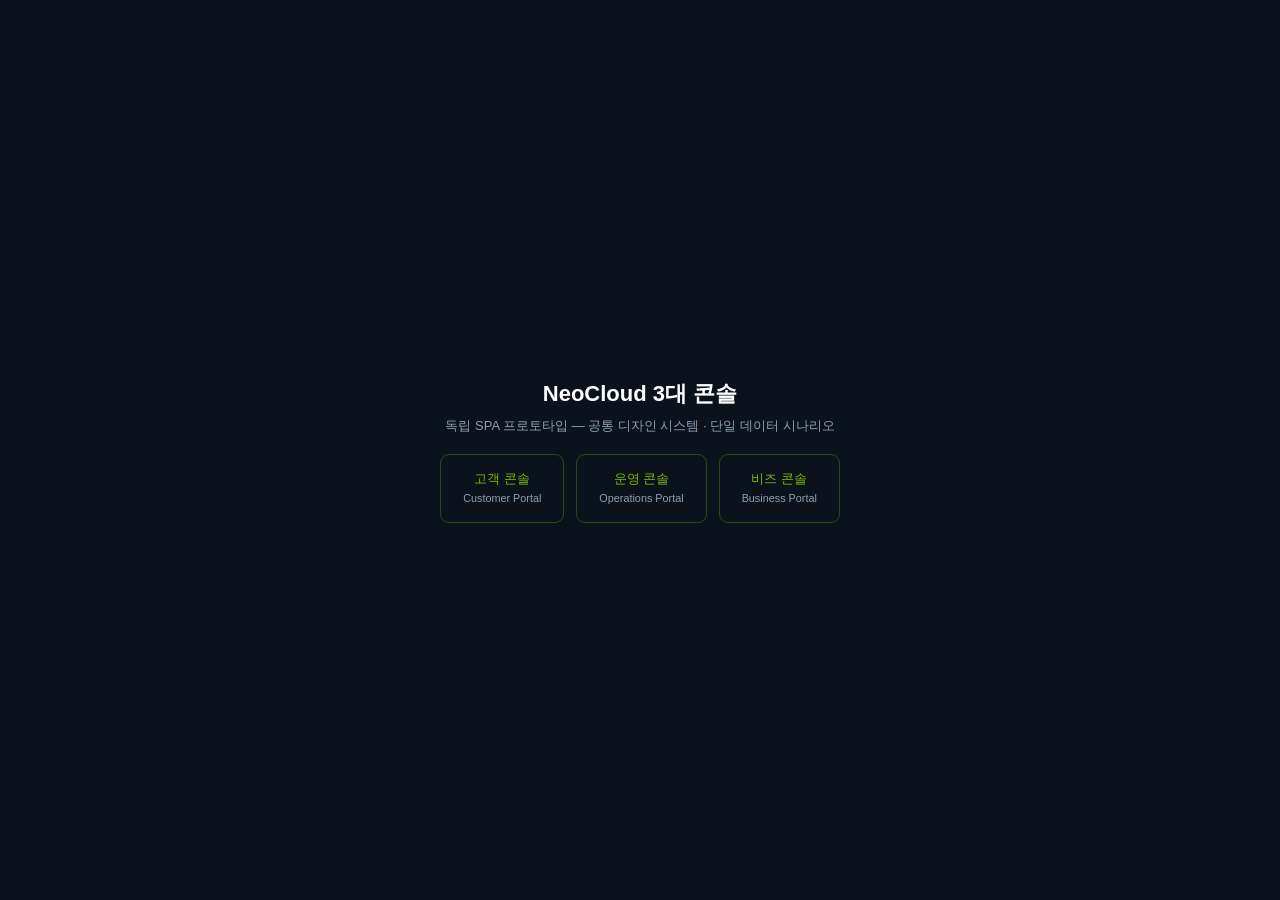
<file: index.html>
<!DOCTYPE html><html lang="ko"><head><meta charset="utf-8"><meta http-equiv="Content-Security-Policy" content="default-src 'self'; script-src 'self' 'unsafe-inline'; style-src 'self' 'unsafe-inline'; img-src 'self' data: blob:; font-src 'self' data:; connect-src 'self' http://127.0.0.1:* http://localhost:* https:; frame-src 'self' https://grafana.neocloud.skt.com; object-src 'none'; base-uri 'self'; form-action 'self'">
<title>NeoCloud 콘솔</title><link rel="stylesheet" href="shared/tokens.css"></head>
<body style="display:grid;place-items:center;height:100vh">
<div style="text-align:center">
  <div style="font-size:22px;font-weight:800;color:#fff;margin-bottom:6px">NeoCloud 3대 콘솔</div>
  <div style="color:var(--muted);margin-bottom:18px">독립 SPA 프로토타입 — 공통 디자인 시스템 · 단일 데이터 시나리오</div>
  <div style="display:flex;gap:12px;justify-content:center">
    <a href="customer/" style="border:1px solid var(--green-line);border-radius:9px;padding:14px 22px">고객 콘솔<br><small style="color:var(--muted)">Customer Portal</small></a>
    <a href="ops/" style="border:1px solid var(--green-line);border-radius:9px;padding:14px 22px">운영 콘솔<br><small style="color:var(--muted)">Operations Portal</small></a>
    <a href="biz/" style="border:1px solid var(--green-line);border-radius:9px;padding:14px 22px">비즈 콘솔<br><small style="color:var(--muted)">Business Portal</small></a>
  </div>
</div></body></html>
</file>
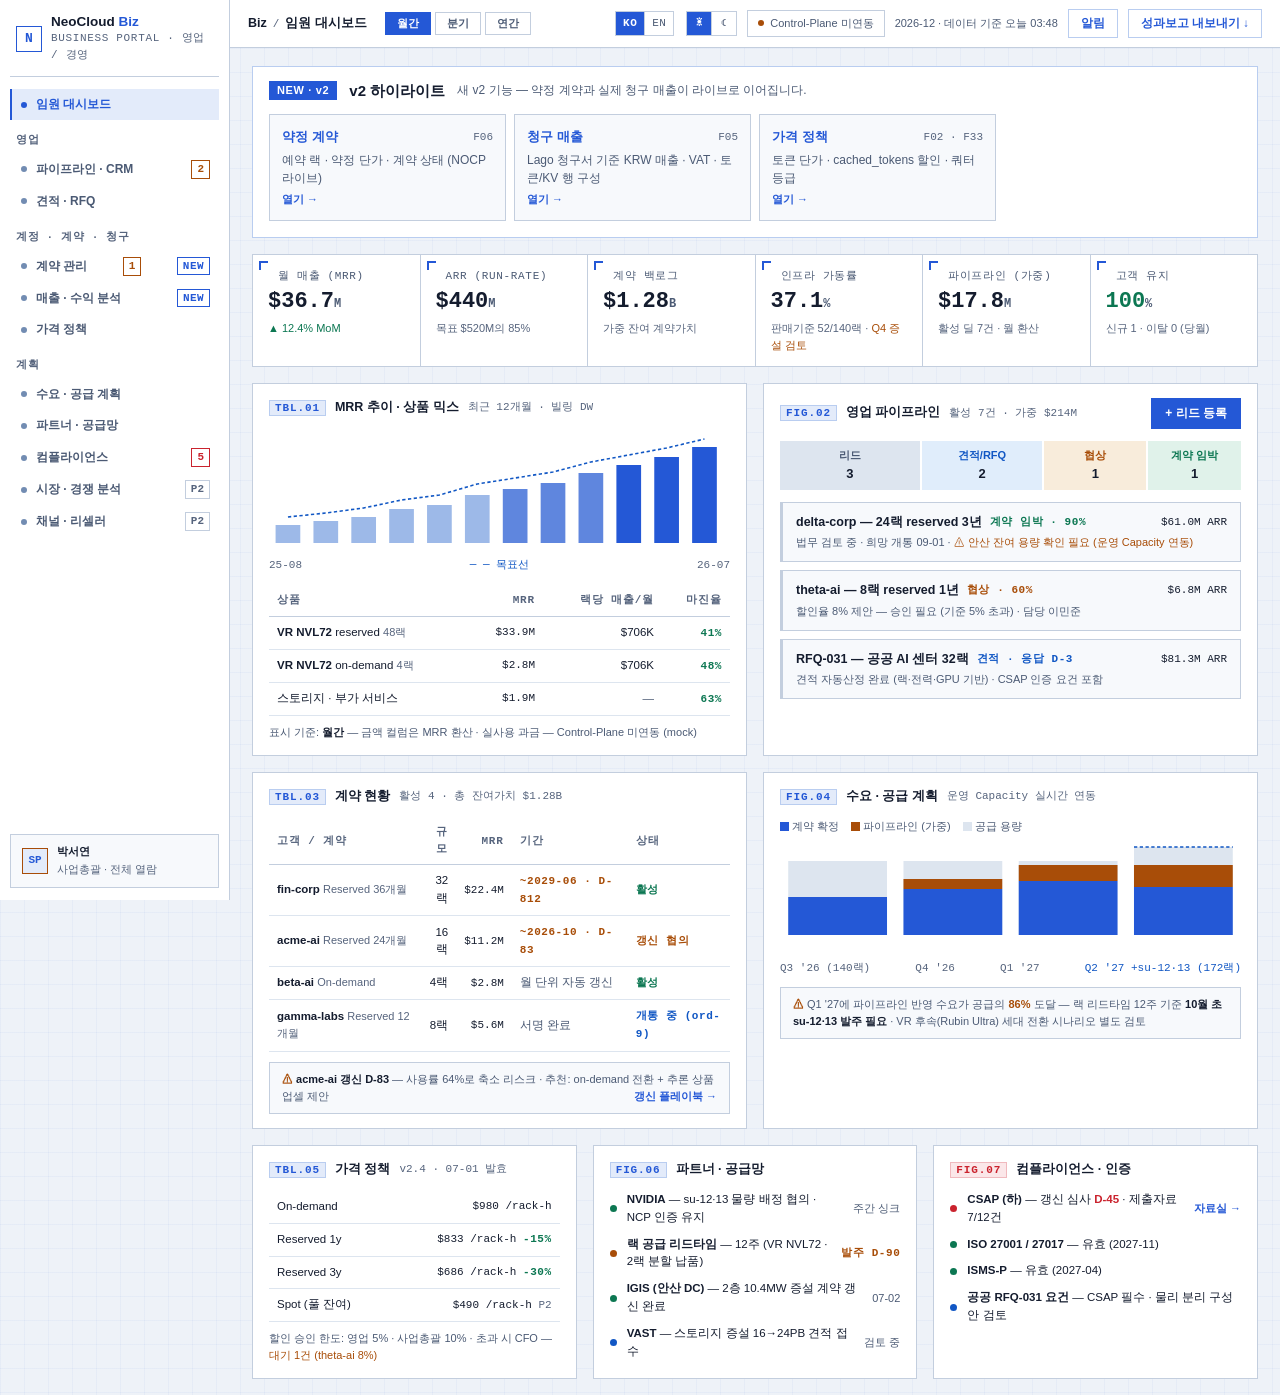
<file: biz/index.html>
<!doctype html>
<html lang="ko">
<head>
<meta charset="utf-8">
<meta http-equiv="Content-Security-Policy" content="default-src 'self'; script-src 'self' 'unsafe-inline'; style-src 'self' 'unsafe-inline'; img-src 'self' data: blob:; font-src 'self' data:; connect-src 'self' http://127.0.0.1:* http://localhost:* https:; frame-src 'self' https://grafana.neocloud.skt.com; object-src 'none'; base-uri 'self'; form-action 'self'">
<meta name="viewport" content="width=device-width,initial-scale=1">
<title>NeoCloud Biz — Business Portal</title>
<link rel="stylesheet" href="../shared/tokens.css">
<link rel="stylesheet" href="../shared/shell.css">
<link rel="stylesheet" href="../shared/v2-design.css"><link rel="stylesheet" href="../shared/blueprint.css"><!-- 주간(Blueprint) 디자인 레이어 -->
<link rel="stylesheet" href="../customer/billing.css"><!-- v2 계정·계약·청구 쇼케이스 (고객 콘솔과 공용) -->
<style>
/* ── 비즈 콘솔 화면 고유 스타일 (공통 셸: ../shared/shell.css) ── */
.content section{max-width:1340px}
.pd{display:flex;gap:4px;margin-left:6px}
.pd .p{background:none;color:var(--muted);border:1px solid var(--line);border-radius:5px;
  padding:3px 11px;font-size:11px;font-weight:700;cursor:pointer;font-family:inherit}
.pd .p.act{background:var(--green);color:var(--on-green);border-color:var(--green)}
.tb-note{color:var(--muted);font-size:11px;white-space:nowrap}
.soft{color:var(--soft)}.mut{color:var(--muted)}.mut2{color:var(--muted2)}.amber{color:var(--amber)}
.fr{margin-left:auto;flex:none}
/* 딜 카드 */
.deal{background:var(--card-sub);border:1px solid var(--border-alt);border-left:3px solid var(--line);
  border-radius:8px;padding:10px 13px;margin-bottom:8px}
.deal:last-child{margin-bottom:0}
.deal.green{border-left-color:var(--green-text)}
.deal.amber{border-left-color:var(--amber)}
.deal.blue{border-left-color:var(--blue)}
.deal.done{border-left-color:var(--green-line)}
.deal .hd{display:flex;gap:8px;align-items:center;flex-wrap:wrap}
.deal .hd b{color:var(--strong);font-size:12.5px}
.deal .hd .amt{margin-left:auto;font-family:Menlo,monospace;font-size:11px;color:var(--strong)}
.deal .sub{color:var(--muted);font-size:11px;margin-top:2px}
/* 퍼널 스트립 */
.funnel{display:flex;gap:2px;margin-bottom:12px;font-size:11px;text-align:center;font-weight:700}
.funnel>div{padding:6px 4px}
.funnel b{color:var(--strong);display:block;font-size:13px}
/* 스테이지 보드 */
.lanes{display:grid;grid-template-columns:repeat(auto-fit,minmax(240px,1fr));gap:12px}
.lane{background:var(--card-sub);border:1px solid var(--line);border-radius:9px;padding:12px}
.lane .lh{display:flex;gap:7px;margin-bottom:9px;font-size:11px;font-weight:800;letter-spacing:.06em}
.lane .lh .n{margin-left:auto;font-family:Menlo,monospace;font-size:11px;color:var(--muted2);
  font-weight:400;letter-spacing:0}
.lane .lc{background:var(--strip);border:1px solid var(--line);border-radius:7px;
  padding:9px 11px;margin-bottom:7px}
.lane .lc:last-child{margin-bottom:0}
.lane .lc b{font-size:12px;color:var(--strong)}
.lane .lc .s{color:var(--muted);font-size:11px}
.lane .lc.blue{border-color:var(--info-bg)}
.lane .lc.amber{border-color:var(--amber-bg)}
.lane .lc.green{border-color:var(--green-line)}
/* 리스트 행 */
.list{display:flex;flex-direction:column;gap:9px;font-size:11.5px}
.list .li{display:flex;gap:10px;align-items:center}
.list .li .rt{margin-left:auto;flex:none;font-size:11px}
.list.div{gap:10px}
.list.div .li{border-bottom:1px solid var(--line-soft);padding-bottom:10px;align-items:flex-start}
.list.div .li:last-child{border-bottom:0;padding-bottom:0}
.list.div .li .dot{margin-top:5px}
/* 체크리스트 */
.ckl{display:flex;flex-direction:column;gap:7px;font-size:11.5px}
.ckl .ck{display:flex;gap:9px;align-items:center}
/* 패널용 kv 테이블 */
.kv2{width:100%;border-collapse:collapse;font-size:11.5px;font-variant-numeric:tabular-nums}
.kv2 td{padding:5px 8px;border-bottom:1px solid var(--line-soft)}
.kv2 tr:last-child td{border-bottom:0}
.kv2 td:first-child{color:var(--muted);width:120px;white-space:nowrap}
/* 활동 로그 */
.alog{background:var(--card-sub);border:1px solid var(--line);border-radius:8px;padding:11px 13px}
.alog .h{color:var(--muted);font-size:11px;font-weight:700;letter-spacing:.04em;margin-bottom:6px}
.alog .b{font-family:Menlo,monospace;font-size:11px;color:var(--muted);line-height:2}
/* 차트 */
.legend{font-size:11px;color:var(--muted);margin-bottom:6px;display:flex;gap:12px}
.legend i{display:inline-block;width:9px;height:9px;border-radius:2px;vertical-align:-1px}
.chart-x{display:flex;justify-content:space-between;color:var(--muted2);font-size:11px;
  font-family:Menlo,monospace;margin-top:2px}
/* 견적 산정 입력 칩 */
.qchips{display:flex;gap:8px;flex-wrap:wrap;margin-bottom:12px}
.qchip{background:var(--card-sub);border:1px solid var(--line);border-radius:7px;
  padding:7px 12px;color:var(--soft);font-size:11.5px}
/* P2 프리뷰 배너 */
.p2-banner{display:flex;gap:7px;align-items:center;margin-bottom:16px;background:var(--strip);
  border:1px solid var(--line);border-radius:8px;padding:10px 14px;font-size:11.5px;color:var(--muted)}
.p2-tag{color:var(--blue-text);font-weight:800;border:1px solid var(--info-line);background:var(--info-bg);
  border-radius:4px;padding:1px 8px;font-size:11px;flex:none}
/* 버튼 보조 */
.btn-plain{background:none;color:var(--muted);border:1px solid var(--line);border-radius:7px;
  padding:6px 13px;font-size:11.5px;font-weight:700;cursor:pointer;font-family:inherit;white-space:nowrap}
.btn-plain:hover{color:var(--strong);border-color:var(--muted2)}
.btn:disabled{opacity:.55;cursor:default}
.btn.sm{padding:4px 12px;font-size:11px}
.btn-danger.sm{padding:4px 12px;font-size:11px}
/* 3열 그리드 */
.grid3{display:grid;grid-template-columns:repeat(auto-fit,minmax(300px,1fr));gap:16px}
/* 파일 업로드 필드 */
.file-drop{background:var(--card-sub);border:1px dashed var(--dot-off);border-radius:7px;
  padding:7px 12px;color:var(--muted2);font-size:12px}
/* 딜 상세 — 스테이지 스텝퍼 · 진행률 바 */
.stepper{display:flex;gap:4px;margin-bottom:12px}
.stepper .step{flex:1;text-align:center;padding:7px 4px;font-size:11px;font-weight:700;
  background:var(--card-sub);border:1px solid var(--line);border-radius:6px;cursor:pointer;
  color:var(--muted);white-space:nowrap}
.stepper .step:hover{border-color:var(--muted2);color:var(--strong)}
.stepper .step.on{background:var(--green);color:var(--on-green);border-color:var(--green)}
.stepper .step.done{color:var(--green-text);border-color:var(--green-line)}
.pbar{height:5px;background:var(--line-soft);border-radius:3px;overflow:hidden;margin-top:7px}
.pbar>i{display:block;height:100%;background:var(--green);border-radius:3px}
/* 비즈 사용자 아바타 */
.sb-user .av{background:var(--fabA-bg);color:var(--blue-text)}
</style>
</head>
<body>
<script src="../shared/design-mode.js"></script>
<script src="../shared/i18n-dict.js"></script>
<script src="../shared/i18n-biz.js"></script>
<script src="../shared/i18n-design.js"></script>
<script src="../shared/i18n.js"></script><!-- 주간/야간 디자인 모드 -->
<a class="skip-link" href="#nc-main">본문으로 건너뛰기</a>
<div class="app">

  <!-- ══ 사이드바 ══ -->
  <aside class="sb" id="nc-sidebar" aria-label="메뉴">
    <div class="sb-brand">
      <span class="lg">N</span>
      <div>
        <div class="t">NeoCloud <span style="color:var(--green)">Biz</span></div>
        <div class="s">BUSINESS PORTAL · 영업 / 경영</div>
      </div>
    </div>
    <nav aria-label="주 메뉴">
      <a class="mi" data-route="dashboard" href="#/dashboard"><span class="dot"></span>임원 대시보드</a>
      <div class="sb-grp">영업</div>
      <a class="mi" data-route="pipeline" href="#/pipeline"><span class="dot"></span>파이프라인 · CRM<span class="bd amber" id="bd-pipeline">2</span></a>
      <a class="mi" data-route="rfq" href="#/rfq"><span class="dot"></span>견적 · RFQ</a>
      <div class="sb-grp">계정 · 계약 · 청구</div>
      <a class="mi" data-route="contracts" href="#/contracts"><span class="dot"></span>계약 관리<span class="bd amber">1</span> <span class="bd new" title="v2 신규 기능">NEW</span></a>
      <a class="mi" data-route="revenue" href="#/revenue"><span class="dot"></span>매출 · 수익 분석 <span class="bd new" title="v2 신규 기능">NEW</span></a>
      <a class="mi" data-route="pricing" href="#/pricing"><span class="dot"></span>가격 정책</a>
      <div class="sb-grp">계획</div>
      <a class="mi" data-route="planning" href="#/planning"><span class="dot"></span>수요 · 공급 계획</a>
      <a class="mi" data-route="partners" href="#/partners"><span class="dot"></span>파트너 · 공급망</a>
      <a class="mi" data-route="compliance" href="#/compliance"><span class="dot"></span>컴플라이언스<span class="bd red" id="bd-compliance">1</span></a>
      <a class="mi" data-route="market" href="#/market"><span class="dot"></span>시장 · 경쟁 분석<span class="bd p2">P2</span></a>
      <a class="mi" data-route="channel" href="#/channel"><span class="dot"></span>채널 · 리셀러<span class="bd p2">P2</span></a>
    </nav>
    <div class="sb-user">
      <span class="av">SP</span>
      <div><div class="nm">박서연</div><div class="rl">사업총괄 · 전체 열람</div></div>
    </div>
  </aside>

  <!-- ══ 본문 ══ -->
  <div class="main">
    <div class="topbar">
      <h1 class="crumb">Biz<span class="sep">/</span><span class="cur">임원 대시보드</span></h1>
      <span class="pd">
        <button class="p act" type="button">월간</button>
        <button class="p" type="button">분기</button>
        <button class="p" type="button">연간</button>
      </span>
      <span class="tb-right">
        <span class="tb-note" id="tb-note">—</span>
        <button class="btn-ghost" data-notif type="button" title="알림 · 이벤트">알림</button>
        <button class="btn-ghost" data-open="report" type="button">성과보고 내보내기 ↓</button>
      </span>
    </div>

    <main class="content" id="nc-main" tabindex="-1">

      <!-- ═══ 임원 대시보드 ═══ -->
      <section data-screen="dashboard">
        <!-- v2 하이라이트 (design-core · shared/v2-design.css) -->
        <section class="v2hl" id="v2hl-biz" aria-labelledby="v2hl-biz-h">
          <div class="v2hl-h"><span class="v2hl-tag">NEW · v2</span><h2 id="v2hl-biz-h">v2 하이라이트</h2><p>새 v2 기능 — 약정 계약과 실제 청구 매출이 라이브로 이어집니다.</p></div>
          <ul class="v2hl-grid">
          <li><a class="v2hl-card" href="#/contracts"><span class="v2hl-top"><span class="v2hl-t">약정 계약</span><span class="v2hl-f">F06</span></span><span class="v2hl-d">예약 랙 · 약정 단가 · 계약 상태 (NOCP 라이브)</span><span class="v2hl-go">열기 →</span></a></li>
          <li><a class="v2hl-card" href="#/revenue"><span class="v2hl-top"><span class="v2hl-t">청구 매출</span><span class="v2hl-f">F05</span></span><span class="v2hl-d">Lago 청구서 기준 KRW 매출 · VAT · 토큰/KV 행 구성</span><span class="v2hl-go">열기 →</span></a></li>
          <li><a class="v2hl-card" href="#/pricing"><span class="v2hl-top"><span class="v2hl-t">가격 정책</span><span class="v2hl-f">F02 · F33</span></span><span class="v2hl-d">토큰 단가 · cached_tokens 할인 · 쿼터 등급</span><span class="v2hl-go">열기 →</span></a></li>
          </ul>
        </section>
        <div class="kpi-band">
          <div class="kpi"><div class="k js-mrr-k">MRR</div><div class="v js-mrr">$36.7<small>M</small></div><div class="s js-psub" data-m="▲ 12.4% MoM" data-q="▲ 9.8% QoQ" data-y="▲ 41.2% YoY" style="color:var(--green-text)">▲ 12.4% MoM</div></div>
          <div class="kpi"><div class="k">ARR (run-rate)</div><div class="v" id="kpi-arr">$440<small>M</small></div><div class="s" id="kpi-arr-sub">목표 $520M의 85%</div></div>
          <div class="kpi"><div class="k">계약 백로그</div><div class="v">$1.28<small>B</small></div><div class="s">가중 잔여 계약가치</div></div>
          <div class="kpi"><div class="k">인프라 가동률</div><div class="v" id="kpi-util">37.1<small>%</small></div><div class="s" id="kpi-util-s">판매기준 52/140랙 · <span class="amber">Q4 증설 검토</span></div></div>
          <div class="kpi"><div class="k">파이프라인 (가중)</div><div class="v js-scale" data-usd="17833333" data-fmt="kpi">$17.8<small>M</small></div><div class="s js-psub" data-m="활성 딜 7건 · 월 환산" data-q="활성 딜 7건 · 분기 환산" data-y="활성 딜 7건 · 연 환산 $214M">활성 딜 7건 · 월 환산</div></div>
          <div class="kpi"><div class="k">고객 유지</div><div class="v green">100<small>%</small></div><div class="s js-psub" data-m="신규 1 · 이탈 0 (당월)" data-q="신규 1 · 이탈 0 (분기)" data-y="신규 3 · 이탈 0 (연간)">신규 1 · 이탈 0 (분기)</div></div>
        </div>

        <div class="grid" style="margin-bottom:16px">
          <!-- MRR 추이 · 상품 믹스 -->
          <div class="panel" style="margin-bottom:0">
            <div class="ph"><span class="tick"></span><span class="t js-mrr-label">MRR 추이 · 상품 믹스</span><span class="c">최근 12개월 · 빌링 DW</span></div>
            <svg width="100%" height="120" viewBox="0 0 560 120" preserveAspectRatio="none" role="img" aria-label="MRR 12개월 추이">
              <rect x="8" y="96" width="30" height="18" style="fill:var(--chart-1-soft)"></rect><rect x="54" y="92" width="30" height="22" style="fill:var(--chart-1-soft)"></rect><rect x="100" y="88" width="30" height="26" style="fill:var(--chart-1-soft)"></rect><rect x="146" y="80" width="30" height="34" style="fill:var(--chart-1-soft)"></rect><rect x="192" y="76" width="30" height="38" style="fill:var(--chart-1-soft)"></rect><rect x="238" y="66" width="30" height="48" style="fill:var(--chart-1-soft)"></rect><rect x="284" y="60" width="30" height="54" style="fill:var(--chart-1-mid)"></rect><rect x="330" y="54" width="30" height="60" style="fill:var(--chart-1-mid)"></rect><rect x="376" y="44" width="30" height="70" style="fill:var(--chart-1-mid)"></rect><rect x="422" y="36" width="30" height="78" style="fill:var(--green)"></rect><rect x="468" y="28" width="30" height="86" style="fill:var(--green)"></rect><rect x="514" y="18" width="30" height="96" style="fill:var(--green)"></rect>
              <polyline points="23,88 69,84 115,79 161,71 207,66 253,55 299,49 345,43 391,33 437,26 483,19 529,10" style="fill:none;stroke:var(--blue-text);stroke-width:1.6;stroke-dasharray:4 3"></polyline>
            </svg>
            <div class="chart-x"><span>25-08</span><span style="color:var(--blue-text)">─ ─ 목표선</span><span>26-07</span></div>
            <table class="tbl" style="margin-top:12px">
              <thead><tr><th>상품</th><th class="num js-mrr-col">MRR</th><th class="num">랙당 매출/월</th><th class="num">마진율</th></tr></thead>
              <tbody>
                <tr><td><b>VR NVL72</b> reserved <span class="mut2" style="font-size:11px">48랙</span></td><td class="num id js-scale" data-usd="33900000">$33.9M</td><td class="num">$706K</td><td class="num"><span class="st green">41%</span></td></tr>
                <tr><td><b>VR NVL72</b> on-demand <span class="mut2" style="font-size:11px">4랙</span></td><td class="num id js-scale" data-usd="2800000">$2.8M</td><td class="num">$706K</td><td class="num"><span class="st green">48%</span></td></tr>
                <tr><td>스토리지 · 부가 서비스</td><td class="num id js-scale" data-usd="1900000">$1.9M</td><td class="num mut">—</td><td class="num"><span class="st green">63%</span></td></tr>
              </tbody>
            </table>
            <div class="mut" style="font-size:11px;margin-top:8px" id="dash-sum"></div>
          </div>

          <!-- 영업 파이프라인 -->
          <div class="panel" style="margin-bottom:0">
            <div class="ph"><span class="tick"></span><span class="t">영업 파이프라인</span><span class="c">활성 7건 · 가중 $214M</span>
              <button class="btn fr" data-open="lead" type="button">+ 리드 등록</button></div>
            <div class="funnel">
              <div style="flex:1.4;background:var(--line-soft);border-radius:6px 0 0 6px;color:var(--muted)">리드 <b class="js-lead-n">3</b></div>
              <div style="flex:1.2;background:var(--info-bg);color:var(--blue-text)">견적/RFQ <b class="js-fun-q">2</b></div>
              <div style="flex:1;background:var(--amber-bg);color:var(--amber)">협상 <b class="js-fun-n">1</b></div>
              <div style="flex:.9;background:var(--ok-bg);border-radius:0 6px 6px 0;color:var(--green-text)">계약 임박 <b class="js-fun-c">1</b></div>
            </div>
            <div class="deal green" data-deal="delta-corp" style="cursor:pointer" title="클릭 — 딜 상세 · 세부 단계">
              <div class="hd"><b>delta-corp — 24랙 reserved 3년</b><span class="st green" data-delta-stage>계약 임박 · 90%</span><span class="amt">$61.0M ARR</span></div>
              <div class="sub">법무 검토 중 · 희망 개통 09-01 · <span class="amber">⚠ 안산 잔여 용량 확인 필요 (운영 Capacity 연동)</span></div>
            </div>
            <div class="deal amber" data-deal="theta-ai" style="cursor:pointer" title="클릭 — 딜 상세 · 세부 단계">
              <div class="hd"><b>theta-ai — 8랙 reserved 1년</b><span class="st amber">협상 · 60%</span><span class="amt">$6.8M ARR</span></div>
              <div class="sub">할인율 8% 제안 — 승인 필요 (기준 5% 초과) · 담당 이민준</div>
            </div>
            <div class="deal blue" data-deal="rfq-031" style="cursor:pointer" title="클릭 — 딜 상세 · 세부 단계">
              <div class="hd"><b>RFQ-031 — 공공 AI 센터 32랙</b><span class="st blue">견적 · 응답 D-3</span><span class="amt">$81.3M ARR</span></div>
              <div class="sub">견적 자동산정 완료 (랙·전력·GPU 기반) · CSAP 인증 요건 포함</div>
            </div>
          </div>
        </div>

        <div class="grid" style="margin-bottom:16px">
          <!-- 계약 현황 -->
          <div class="panel" style="margin-bottom:0">
            <div class="ph"><span class="tick"></span><span class="t">계약 현황</span><span class="c">활성 4 · 총 잔여가치 $1.28B</span></div>
            <table class="tbl">
              <thead><tr><th>고객 / 계약</th><th class="num">규모</th><th class="num js-mrr-col">MRR</th><th>기간</th><th>상태</th></tr></thead>
              <tbody id="ct-body-dash"></tbody>
            </table>
            <div class="callout warn" style="margin-top:10px"><b class="soft">acme-ai 갱신 <span class="js-acme-d">D-83</span></b> — 사용률 64%로 축소 리스크 · 추천: on-demand 전환 + 추론 상품 업셀 제안 <a class="fr" href="#/contracts" style="float:right;font-weight:700">갱신 플레이북 →</a></div>
          </div>

          <!-- 수요 · 공급 계획 -->
          <div class="panel" style="margin-bottom:0">
            <div class="ph"><span class="tick"></span><span class="t">수요 · 공급 계획</span><span class="c">운영 Capacity 실시간 연동</span></div>
            <div class="legend"><span><i style="background:var(--green)"></i> 계약 확정</span><span><i style="background:var(--amber)"></i> 파이프라인 (가중)</span><span><i style="background:var(--track)"></i> 공급 용량</span></div>
            <svg width="100%" height="110" viewBox="0 0 560 110" preserveAspectRatio="none" role="img" aria-label="분기별 수요 공급">
              <rect x="10" y="20" width="120" height="74" style="fill:var(--track)"></rect><rect x="10" y="56" width="120" height="38" style="fill:var(--green)"></rect>
              <rect x="150" y="20" width="120" height="74" style="fill:var(--track)"></rect><rect x="150" y="48" width="120" height="46" style="fill:var(--green)"></rect><rect x="150" y="38" width="120" height="10" style="fill:var(--amber)"></rect>
              <rect x="290" y="20" width="120" height="74" style="fill:var(--track)"></rect><rect x="290" y="40" width="120" height="54" style="fill:var(--green)"></rect><rect x="290" y="24" width="120" height="16" style="fill:var(--amber)"></rect>
              <rect x="430" y="6" width="120" height="88" style="fill:var(--track)"></rect><rect x="430" y="46" width="120" height="48" style="fill:var(--green)"></rect><rect x="430" y="24" width="120" height="22" style="fill:var(--amber)"></rect>
              <line x1="430" y1="6" x2="550" y2="6" style="stroke:var(--blue-text);stroke-width:1.5;stroke-dasharray:4 3"></line>
            </svg>
            <div class="chart-x"><span>Q3 '26 (140랙)</span><span>Q4 '26</span><span>Q1 '27</span><span style="color:var(--blue-text)">Q2 '27 +su-12·13 (172랙)</span></div>
            <div class="callout warn" style="margin-top:10px">Q1 '27에 파이프라인 반영 수요가 공급의 <b class="amber">86%</b> 도달 — 랙 리드타임 12주 기준 <b class="soft">10월 초 su-12·13 발주 필요</b> · VR 후속(Rubin Ultra) 세대 전환 시나리오 별도 검토</div>
          </div>
        </div>

        <div class="grid3">
          <!-- 가격 정책 -->
          <div class="panel" style="margin-bottom:0">
            <div class="ph"><span class="tick"></span><span class="t">가격 정책</span><span class="c">v2.4 · 07-01 발효</span></div>
            <table class="tbl">
              <tbody>
                <tr><td>On-demand</td><td class="num id">$980 /rack-h</td></tr>
                <tr><td>Reserved 1y</td><td class="num id">$833 /rack-h <span class="st green">-15%</span></td></tr>
                <tr><td>Reserved 3y</td><td class="num id">$686 /rack-h <span class="st green">-30%</span></td></tr>
                <tr><td>Spot (풀 잔여)</td><td class="num id">$490 /rack-h <span class="mut2">P2</span></td></tr>
              </tbody>
            </table>
            <div class="mut" style="font-size:11px;margin-top:8px">할인 승인 한도: 영업 5% · 사업총괄 10% · 초과 시 CFO — <span class="amber">대기 1건 (theta-ai 8%)</span></div>
          </div>

          <!-- 파트너 · 공급망 -->
          <div class="panel" style="margin-bottom:0">
            <div class="ph"><span class="tick"></span><span class="t">파트너 · 공급망</span></div>
            <div class="list">
              <div class="li"><span class="dot green"></span><span><b class="soft">NVIDIA</b> — su-12·13 물량 배정 협의 · NCP 인증 유지</span><span class="rt mut">주간 싱크</span></div>
              <div class="li"><span class="dot amber"></span><span><b class="soft">랙 공급 리드타임</b> — 12주 (VR NVL72 · 2랙 분할 납품)</span><span class="rt st amber">발주 D-90</span></div>
              <div class="li"><span class="dot green"></span><span><b class="soft">IGIS (안산 DC)</b> — 2층 10.4MW 증설 계약 갱신 완료</span><span class="rt mut">07-02</span></div>
              <div class="li"><span class="dot blue"></span><span><b class="soft">VAST</b> — 스토리지 증설 16→24PB 견적 접수</span><span class="rt mut">검토 중</span></div>
            </div>
          </div>

          <!-- 컴플라이언스 · 인증 -->
          <div class="panel" style="margin-bottom:0">
            <div class="ph"><span class="tick red"></span><span class="t">컴플라이언스 · 인증</span></div>
            <div class="list">
              <div class="li"><span class="dot red"></span><span><b class="soft">CSAP (하)</b> — 갱신 심사 <b style="color:var(--red)">D-45</b> · 제출자료 7/12건</span><a class="rt" href="#/compliance" style="font-weight:700">자료실 →</a></div>
              <div class="li"><span class="dot green"></span><span><b class="soft">ISO 27001 / 27017</b> — 유효 (2027-11)</span></div>
              <div class="li"><span class="dot green"></span><span><b class="soft">ISMS-P</b> — 유효 (2027-04)</span></div>
              <div class="li"><span class="dot blue"></span><span><b class="soft">공공 RFQ-031 요건</b> — CSAP 필수 · 물리 분리 구성안 검토</span></div>
            </div>
          </div>
        </div>
      </section>

      <!-- ═══ 파이프라인 · CRM ═══ -->
      <section data-screen="pipeline">
        <div class="kpi-band">
          <div class="kpi"><div class="k">가중 파이프라인</div><div class="v">$214<small>M</small></div><div class="s">활성 딜 7건</div></div>
          <div class="kpi"><div class="k">분기 승률</div><div class="v green">68<small>%</small></div><div class="s">전분기 61%</div></div>
          <div class="kpi"><div class="k">평균 딜 사이즈</div><div class="v">19<small>랙</small></div><div class="s">평균 기간 2.1y</div></div>
          <div class="kpi"><div class="k">평균 사이클</div><div class="v">47<small>일</small></div><div class="s">리드 → 계약</div></div>
        </div>

        <div class="panel">
          <div class="ph"><span class="tick"></span><span class="t">스테이지 보드</span><span class="c">카드 클릭 → 딜 상세 · 세부 단계 (세션 로컬)</span>
            <button class="btn fr" data-open="lead" type="button">+ 리드 등록</button></div>
          <div class="lanes" id="lanes-box" style="grid-template-columns:repeat(auto-fit,minmax(196px,1fr))"></div>
        </div>

        <!-- 딜 상세 — delta-corp -->
        <div class="panel">
          <div class="ph"><span class="tick" style="background:var(--green-text)"></span><span class="t">딜 상세 — delta-corp 신규 24랙</span><span class="st green" data-delta-stage>계약 임박 · 90%</span>
            <span class="fr" style="display:flex;gap:7px">
              <button class="btn" id="btn-convert" data-open="convert" type="button">계약 전환</button>
              <button class="btn-plain" data-open="quote" type="button">견적 재발행</button>
            </span></div>
          <div class="grid3">
            <table class="kv2">
              <tbody>
                <tr><td>규모 / 조건</td><td>VR NVL72 × 24랙 · reserved 3y · $61.0M ARR (TCV $183M)</td></tr>
                <tr><td>배치</td><td id="delta-hold">안산 su-9·10 가배치 — <span class="st amber">용량 소프트 홀드 D-14</span> (운영 콘솔 연동)</td></tr>
                <tr><td>희망 개통</td><td>09-01 · 격리 티어 bare_metal_dedicated</td></tr>
                <tr><td>다음 단계</td><td id="delta-next">법무 검토 완료 (D-5 예상) → 서명 → 비즈 개통 요청 → 운영 승인 게이트</td></tr>
              </tbody>
            </table>
            <div class="alog">
              <div class="h">활동 로그</div>
              <div class="b">
                <div>07-08 법무 회신 — SLA 크레딧 조항 수정 합의</div>
                <div>07-05 기술 검증 미팅 — IB 토폴로지 요건 확인 <span class="st green">OK</span></div>
                <div>07-01 견적 v2 발행 (3y -30% 적용)</div>
              </div>
            </div>
          </div>
        </div>
      </section>

      <!-- ═══ 견적 · RFQ ═══ -->
      <section data-screen="rfq">
        <div class="grid">
          <div class="panel" style="margin-bottom:0">
            <div class="ph"><span class="tick"></span><span class="t">RFI / RFQ 접수함</span><span class="c" id="rfq-count">응답 SLA 5영업일</span>
              <button class="btn fr" data-act="rfq-add" type="button">+ RFQ 추가</button></div>
            <div class="pd" id="rfq-filter" style="margin:0 0 11px">
              <button class="p act" type="button" data-rfqf="all">전체</button>
              <button class="p" type="button" data-rfqf="pending">응답 대기</button>
              <button class="p" type="button" data-rfqf="responded">응답 완료</button>
            </div>
            <div id="rfq-inbox"></div>
          </div>
          <div class="panel" style="margin-bottom:0">
            <div class="ph"><span class="tick"></span><span class="t">견적 자동산정</span><span class="c" id="rfq-rate-cap">랙 수 · 전력 · GPU 기반 · 가격표 v2.4</span></div>
            <div class="qchips">
              <span class="qchip">VR NVL72</span>
              <span class="qchip">랙 <input type="number" id="rfq-racks" value="32" min="1" max="140" style="width:52px;background:none;border:0;color:var(--soft);font-family:inherit;font-size:11.5px;font-weight:700"></span>
              <span class="qchip"><select id="rfq-term" style="background:none;border:0;color:var(--soft);font-family:inherit;font-size:11.5px;font-weight:700"><option value="1">on-demand</option><option value="0.85">reserved 1y</option><option value="0.7" selected>reserved 3y</option></select></span>
              <button class="btn" data-act="rfq-calc-run" type="button">산정</button>
            </div>
            <table class="tbl">
              <tbody>
                <tr><td>컴퓨트 <span id="rfq-racks-txt">32</span>랙 × <span id="rfq-rate-txt">$686</span>/rack-h (<span id="rfq-term-txt">3y −30%</span>)</td><td class="num id" id="rfq-compute">$15.8M/월</td></tr>
                <tr><td>스토리지 16PB · QoS 1,280GB/s</td><td class="num id">$0.4M/월</td></tr>
                <tr><td style="font-weight:700;color:var(--strong)">36개월 TCV</td><td class="num id" id="rfq-tcv" style="color:var(--green-text);font-weight:700;font-size:12px">$583.2M</td></tr>
              </tbody>
            </table>
            <div style="display:flex;gap:8px;margin-top:10px">
              <button class="btn-ghost" type="button" data-demo="RFQ 견적서 PDF 생성">견적서 PDF ↓</button>
              <button class="btn-plain" type="button" data-demo="견적을 CRM 딜에 저장">CRM에 저장</button>
            </div>
          </div>
        </div>
      </section>

      <!-- ═══ 계약 관리 ═══ -->
      <section data-screen="contracts">
        <div id="v2-contracts-root"></div>
        <div class="panel">
          <div class="ph"><span class="tick"></span><span class="t">계약 목록</span><span class="c">활성 4 · 잔여 계약가치 $1.28B</span>
            <button class="btn fr" data-open="contract" type="button">+ 계약 등록</button></div>
          <table class="tbl">
            <thead><tr><th>고객 / 계약</th><th class="num">규모</th><th class="num js-mrr-col">MRR</th><th class="num">잔여 TCV</th><th>기간</th><th>상태</th></tr></thead>
            <tbody id="ct-body"></tbody>
          </table>
        </div>
        <div class="grid">
          <div class="panel" style="margin-bottom:0">
            <div class="ph"><span class="tick amber"></span><span class="t">갱신 · 해지 알림</span></div>
            <div class="list">
              <div class="li"><span class="dot amber"></span><span><b class="soft">acme-ai 갱신 <span class="js-acme-d">D-83</span></b> — util 64% 축소 리스크 · on-demand 전환 + 업셀 제안</span><span class="rt" style="color:var(--green);font-weight:700;cursor:pointer" data-demo="acme-ai 갱신 플레이북 — EBO 미팅·사용량 리뷰·확장 제안">플레이북 →</span></div>
              <div class="li"><span class="dot blue"></span><span><b class="soft">beta-ai 갱신 D-267</b> — 확장 의향 조사 예정 (Q4)</span></div>
              <div class="li"><span class="dot green"></span><span><b class="soft">fin-corp</b> — 안정 · 분기 리뷰 07-22</span></div>
            </div>
          </div>
          <div class="panel" style="margin-bottom:0">
            <div class="ph"><span class="tick"></span><span class="t">표준 조항 — SLA · 크레딧</span></div>
            <table class="kv2">
              <tbody>
                <tr><td style="width:150px">관리면 가용성</td><td>99.95% (financially-backed) — 미달 시 월 요금 5~30% 크레딧</td></tr>
                <tr><td>노드 · 스토리지</td><td>노드 99.9% · 고속 스토리지 99.99%/30d</td></tr>
                <tr><td>해지 · 갱신</td><td>중도 해지 잔여 30% 위약 · Sanitization 증명 의무 · 만료 90일 전 통지</td></tr>
              </tbody>
            </table>
          </div>
        </div>
      </section>

      <!-- ═══ 매출 · 수익 분석 ═══ -->
      <section data-screen="revenue">
        <div id="v2-biz-rev-root"></div>
        <div class="kpi-band">
          <div class="kpi"><div class="k js-mrr-k">MRR</div><div class="v js-mrr">$36.7<small>M</small></div><div class="s js-psub" data-m="▲ 12.4% MoM" data-q="▲ 9.8% QoQ" data-y="▲ 41.2% YoY" style="color:var(--green-text)">▲ 12.4% MoM</div></div>
          <div class="kpi"><div class="k">블렌디드 마진</div><div class="v green">42.3<small>%</small></div><div class="s">목표 40% 상회</div></div>
          <div class="kpi"><div class="k">랙당 매출/월</div><div class="v">$706<small>K</small></div><div class="s">GPU시간당 $13.6</div></div>
          <div class="kpi"><div class="k">예측 대비 실적</div><div class="v green">103<small>%</small></div><div class="s">7월 포캐스트 $35.6M</div></div>
        </div>
        <div class="grid">
          <div class="panel" style="margin-bottom:0">
            <div class="ph"><span class="tick"></span><span class="t js-mrr-label">MRR 추이 (12개월) · 목표선</span></div>
            <svg width="100%" height="110" viewBox="0 0 560 110" preserveAspectRatio="none" role="img" aria-label="MRR 추이">
              <rect x="8" y="88" width="30" height="18" style="fill:var(--chart-1-soft)"></rect><rect x="54" y="84" width="30" height="22" style="fill:var(--chart-1-soft)"></rect><rect x="100" y="80" width="30" height="26" style="fill:var(--chart-1-soft)"></rect><rect x="146" y="72" width="30" height="34" style="fill:var(--chart-1-soft)"></rect><rect x="192" y="68" width="30" height="38" style="fill:var(--chart-1-soft)"></rect><rect x="238" y="58" width="30" height="48" style="fill:var(--chart-1-soft)"></rect><rect x="284" y="52" width="30" height="54" style="fill:var(--chart-1-mid)"></rect><rect x="330" y="46" width="30" height="60" style="fill:var(--chart-1-mid)"></rect><rect x="376" y="36" width="30" height="70" style="fill:var(--chart-1-mid)"></rect><rect x="422" y="28" width="30" height="78" style="fill:var(--green)"></rect><rect x="468" y="20" width="30" height="86" style="fill:var(--green)"></rect><rect x="514" y="10" width="30" height="96" style="fill:var(--green)"></rect>
              <polyline points="23,80 69,76 115,71 161,63 207,58 253,47 299,41 345,35 391,25 437,18 483,11 529,4" style="fill:none;stroke:var(--blue-text);stroke-width:1.6;stroke-dasharray:4 3"></polyline>
            </svg>
            <div class="chart-x"><span>25-08</span><span style="color:var(--blue-text)">─ ─ 목표</span><span>26-07</span></div>
          </div>
          <div class="panel" style="margin-bottom:0">
            <div class="ph"><span class="tick"></span><span class="t">고객별 수익성</span><span class="c">빌링 DW · 원가 배부 후</span></div>
            <table class="tbl">
              <thead><tr><th>고객</th><th class="num js-mrr-col">MRR</th><th class="num">마진율</th><th>추세</th></tr></thead>
              <tbody>
                <tr><td><b>fin-corp</b></td><td class="num id js-scale" data-usd="22400000">$22.4M</td><td class="num"><span class="st green">41%</span></td><td style="color:var(--green-text)">안정</td></tr>
                <tr><td><b>acme-ai</b></td><td class="num id js-scale" data-usd="11200000">$11.2M</td><td class="num"><span class="st green">44%</span></td><td class="amber">갱신 리스크</td></tr>
                <tr><td><b>beta-ai</b></td><td class="num id js-scale" data-usd="2800000">$2.8M</td><td class="num"><span class="st green">39%</span></td><td style="color:var(--green-text)">안정</td></tr>
                <tr><td>스토리지 · 부가</td><td class="num id js-scale" data-usd="1900000">$1.9M</td><td class="num"><span class="st green">63%</span></td><td style="color:var(--green-text)">+18%</td></tr>
              </tbody>
            </table>
            <div class="mut" style="font-size:11px;margin-top:8px">상품별 마진: reserved 41% · on-demand 48% · 부가 63% — VR 프리미엄 +12% 유지</div>
          </div>
        </div>
        <!-- Control-Plane billing/usage 라이브 시에만 표시 (폴백: 위 정적 표 유지) -->
        <div class="panel" id="rev-live" style="margin-top:16px;display:none">
          <div class="ph"><span class="tick"></span><span class="t">실사용 과금 — 테넌트별 (Control-Plane 빌링 라이브)</span><span class="c" id="rev-note">GET /api/v1/billing/usage</span></div>
          <table class="tbl">
            <thead><tr><th>주문</th><th>테넌트</th><th>블루프린트</th><th class="num">랙</th><th class="num">사용 rack-h</th><th class="num">단가 /rack-h</th><th class="num">누적 청구</th><th class="num">월 예상</th></tr></thead>
            <tbody id="rev-body"></tbody>
          </table>
          <div class="mut" style="font-size:11px;margin-top:8px" id="rev-total"></div>
        </div>
      </section>

      <!-- ═══ 가격 정책 ═══ -->
      <section data-screen="pricing">
        <div class="grid">
          <div class="panel" style="margin-bottom:0">
            <div class="ph"><span class="tick"></span><span class="t">가격표 — v2.4</span><span class="c" id="price-cap">07-01 발효 · VR NVL72</span></div>
            <table class="tbl">
              <tbody id="price-body">
                <tr><td>On-demand</td><td class="num id">$980 /rack-h</td><td class="num mut">기준가</td></tr>
                <tr><td>Reserved 1y</td><td class="num id">$833 /rack-h</td><td class="num" style="color:var(--green-text)">-15%</td></tr>
                <tr><td>Reserved 3y</td><td class="num id">$686 /rack-h</td><td class="num" style="color:var(--green-text)">-30%</td></tr>
                <tr><td>Spot (풀 잔여)</td><td class="num id">$490 /rack-h</td><td class="num mut2">P2</td></tr>
                <tr><td>스토리지 (VAST · QoS)</td><td class="num id">$15.5K /PB-월</td><td class="num mut">—</td></tr>
              </tbody>
            </table>
          </div>
          <div>
            <div class="panel">
              <div class="ph"><span class="tick amber"></span><span class="t">할인 승인 큐</span><span class="c">한도: 영업 5% · 총괄 10% · 초과 CFO</span></div>
              <div class="deal">
                <div class="hd"><span class="dot amber"></span><b>theta-ai — 8% 할인 요청</b><span class="mut" style="font-size:11px">8랙 1y · 담당 이민준</span>
                  <span class="fr" style="display:flex;gap:6px">
                    <button class="btn sm" data-open="discount" type="button">승인</button>
                    <button class="btn-danger sm" data-open="reject" type="button">반려</button>
                  </span></div>
                <div class="sub">마진 영향 44% → 39% · 연 -$0.5M — 승인 시 견적 자동 재발행</div>
              </div>
            </div>
            <div class="panel" style="margin-bottom:0">
              <div class="ph"><span class="tick"></span><span class="t">프로모션 · 크레딧</span></div>
              <table class="tbl">
                <tbody>
                  <tr><td>신규 고객 온보딩 크레딧</td><td class="num id">$500K / 계약</td><td class="num"><span class="st green">활성</span></td></tr>
                  <tr><td>스타트업 프로그램</td><td class="num id">on-demand -20%</td><td class="num"><span class="st blue">Q4 예정</span></td></tr>
                </tbody>
              </table>
            </div>
          </div>
        </div>
      </section>

      <!-- ═══ 수요 · 공급 계획 ═══ -->
      <section data-screen="planning">
        <div class="grid">
          <div class="panel" style="margin-bottom:0">
            <div class="ph"><span class="tick"></span><span class="t">수요 vs 공급 — 분기별</span><span class="c">운영 Capacity 실시간 연동</span></div>
            <div class="legend"><span><i style="background:var(--green)"></i> 계약 확정</span><span><i style="background:var(--amber)"></i> 파이프라인 (가중)</span><span><i style="background:var(--track)"></i> 공급 용량</span></div>
            <svg width="100%" height="110" viewBox="0 0 560 110" preserveAspectRatio="none" role="img" aria-label="분기별 수요 공급">
              <rect x="10" y="20" width="120" height="74" style="fill:var(--track)"></rect><rect x="10" y="56" width="120" height="38" style="fill:var(--green)"></rect>
              <rect x="150" y="20" width="120" height="74" style="fill:var(--track)"></rect><rect x="150" y="48" width="120" height="46" style="fill:var(--green)"></rect><rect x="150" y="38" width="120" height="10" style="fill:var(--amber)"></rect>
              <rect x="290" y="20" width="120" height="74" style="fill:var(--track)"></rect><rect x="290" y="40" width="120" height="54" style="fill:var(--green)"></rect><rect x="290" y="24" width="120" height="16" style="fill:var(--amber)"></rect>
              <rect x="430" y="6" width="120" height="88" style="fill:var(--track)"></rect><rect x="430" y="46" width="120" height="48" style="fill:var(--green)"></rect><rect x="430" y="24" width="120" height="22" style="fill:var(--amber)"></rect>
              <line x1="430" y1="6" x2="550" y2="6" style="stroke:var(--blue-text);stroke-width:1.5;stroke-dasharray:4 3"></line>
            </svg>
            <div class="chart-x"><span>Q3 '26 (140랙)</span><span>Q4 '26</span><span>Q1 '27</span><span style="color:var(--blue-text)">Q2 '27 +su-12·13 (172랙)</span></div>
            <div class="callout warn" id="exp-callout" style="margin-top:10px">Q1 '27 수요가 공급의 <b class="amber">86%</b> — 파트너 리드타임 <b class="soft">12주</b> 기준 <b class="soft">10월 초 su-12·13 발주 확정</b> 필요</div>
          </div>
          <div>
            <div class="panel">
              <div class="ph"><span class="tick"></span><span class="t">증설 발주 트래커</span>
                <button class="btn-plain fr sm" type="button" data-demo="su-12·13 증설 발주 승인 요청 상신 (경영 승인 워크플로)">발주 승인 요청</button></div>
              <div class="list">
                <div class="li"><span class="dot amber"></span><span><b class="soft" id="exp-title">su-12·13 (32랙 · VR)</b> — 발주 결정 <b class="amber" id="exp-order">D-90</b> · NVIDIA 물량 협의 중</span></div>
                <div class="li"><span class="dot blue"></span><span><b class="soft">안산 2층 전력 인가</b> — Q1 '27 · IGIS 일정 확정</span></div>
                <div class="li"><span class="dot green"></span><span><b class="soft">VAST 16→24PB</b> — 견적 접수 · 8월 결정</span></div>
              </div>
            </div>
            <div class="panel" style="margin-bottom:0">
              <div class="ph"><span class="tick"></span><span class="t">GPU 세대 시나리오</span></div>
              <table class="tbl">
                <tbody>
                  <tr><td><b>VR NVL72</b> (현행)</td><td class="mut">140 → 172랙 (Q2 '27)</td><td class="num"><span class="st green">주력</span></td></tr>
                  <tr><td><b>Rubin Ultra NVL</b></td><td class="mut">'27 H2 신규 SU부터 검토</td><td class="num"><span class="st blue">평가</span></td></tr>
                  <tr><td>GB300 잔여 수요</td><td class="mut">신규 도입 없음</td><td class="num"><span class="st gray">종료</span></td></tr>
                </tbody>
              </table>
            </div>
          </div>
        </div>
      </section>

      <!-- ═══ 파트너 · 공급망 ═══ -->
      <section data-screen="partners">
        <div class="grid">
          <div class="panel" style="margin-bottom:0">
            <div class="ph"><span class="tick"></span><span class="t">파트너 현황</span>
              <button class="btn-plain fr" type="button" data-demo="파트너 통합 발주 캘린더 열기">발주 캘린더</button></div>
            <table class="tbl">
              <thead><tr><th>파트너</th><th>역할 / 인증</th><th>상태</th><th class="num">액션</th></tr></thead>
              <tbody>
                <tr><td><b class="soft">NVIDIA</b><div class="mut2" style="font-size:11px">su-12·13 물량 배정 · 주간 싱크(수)</div></td><td class="mut">NCP 파트너 · <span class="st green">인증 유효</span></td><td><span class="st green">정상</span></td><td class="num"><button class="btn-plain sm" data-demo="NVIDIA 담당에게 su-12·13 물량 확정 메일 초안 작성">연락</button> <button class="btn sm" data-demo="su-12·13 발주 검토 착수 (NVIDIA)">발주 검토</button></td></tr>
                <tr><td><b class="soft">SK hynix</b><div class="mut2" style="font-size:11px">HBM3E 공급 · 랙 리드타임 동기</div></td><td class="mut">메모리 파트너</td><td><span class="st green">정상</span></td><td class="num"><button class="btn-plain sm" data-demo="SK hynix 공급 일정 문의">연락</button> <button class="btn sm" data-demo="HBM3E 물량 발주 검토 (SK hynix)">발주 검토</button></td></tr>
                <tr><td><b class="soft">IGIS (안산 DC)</b><div class="mut2" style="font-size:11px">2층 10.4MW 증설 · 상면 ~2031</div></td><td class="mut">DC 상면 · 전력</td><td><span class="st green">정상</span></td><td class="num"><button class="btn-plain sm" data-demo="IGIS 2층 전력 인가 일정 확인">연락</button></td></tr>
                <tr><td><b class="soft">VAST Data</b><div class="mut2" style="font-size:11px">16→24PB 증설 견적 접수</div></td><td class="mut">스토리지 · QoS SLA</td><td><span class="st blue">검토</span></td><td class="num"><button class="btn-plain sm" data-demo="VAST 스토리지 증설 견적 재검토">연락</button> <button class="btn sm" data-demo="VAST 8PB 증설 발주 검토">발주 검토</button></td></tr>
                <tr><td><b class="soft">STT (가산 DC)</b><div class="mut2" style="font-size:11px">안정 운영 · 분기 리뷰 08월</div></td><td class="mut">DC 상면</td><td><span class="st green">정상</span></td><td class="num"><button class="btn-plain sm" data-demo="STT 분기 리뷰 일정 협의">연락</button></td></tr>
              </tbody>
            </table>
            <div class="callout" id="partner-lead" style="margin-top:10px">리드타임 요약 — 운영 Capacity 연동 대기</div>
          </div>
          <div class="panel" style="margin-bottom:0">
            <div class="ph"><span class="tick amber"></span><span class="t">하드웨어 공급 리드타임</span></div>
            <table class="tbl">
              <tbody>
                <tr><td>VR NVL72 랙</td><td class="num" style="color:var(--amber);font-weight:700" id="partner-lt-rack">12주</td><td class="mut">2랙 단위 분할 납품</td></tr>
                <tr><td>IB 스위치 (Quantum XDR)</td><td class="num">8주</td><td class="mut">SU 증설과 동기 발주</td></tr>
                <tr><td>CDU · 배관</td><td class="num">10주</td><td class="mut">시공 4주 별도</td></tr>
                <tr><td>교체 부품 (트레이·GPU)</td><td class="num" style="color:var(--green-text);font-weight:700">현지 재고</td><td class="mut">RMA 스왑 풀 — 트레이 12 · GPU 48</td></tr>
              </tbody>
            </table>
          </div>
        </div>
      </section>

      <!-- ═══ 컴플라이언스 ═══ -->
      <section data-screen="compliance">
        <div class="grid">
          <div class="panel" style="margin-bottom:0">
            <div class="ph"><span class="tick red"></span><span class="t">인증 현황</span>
              <button class="btn-plain fr" type="button" data-demo="인증서 원본 다운로드 (ISO·ISMS-P PDF)">인증서 ↓</button></div>
            <table class="tbl">
              <tbody>
                <tr><td><b>CSAP (하)</b></td><td><span class="st red">갱신 심사 D-45</span></td><td class="mut">제출자료 <span id="csap-progress">7/12</span> · 법무팀</td></tr>
                <tr><td><b>ISO 27001 / 27017</b></td><td><span class="st green">유효</span></td><td class="mut">만료 2027-11</td></tr>
                <tr><td><b>ISMS-P</b></td><td><span class="st green">유효</span></td><td class="mut">만료 2027-04</td></tr>
                <tr><td><b>SOC 2 Type II</b></td><td><span class="st blue">심사 준비</span></td><td class="mut">'27 H1 목표</td></tr>
              </tbody>
            </table>
          </div>
          <div class="panel" style="margin-bottom:0">
            <div class="ph"><span class="tick"></span><span class="t">CSAP 갱신 — 제출자료 체크리스트</span><span class="c fr" id="csap-ck-cap">7/12 완료</span>
              <button class="btn-plain fr" type="button" data-demo="CSAP 증빙 자료실 열기 (문서 관리 시스템)" style="margin-left:8px">자료실</button>
              <button class="btn fr" type="button" data-demo="제출 증빙 파일 업로드" style="margin-left:8px">증빙 업로드</button></div>
            <div class="ckl">
              <div class="ck"><span class="st green">✓</span><span class="mut">보안 정책 · 조직 체계 · 접근통제 명세 (감사로그 연동)</span></div>
              <div class="ck"><span class="st green">✓</span><span class="mut">데이터 격리 증빙 — 4계층 격리 리포트 (운영 콘솔 자동 생성)</span></div>
              <div class="ck"><span class="st amber" id="san-icon">…</span><span class="mut" id="san-line">Sanitization 증명 (SAN-0691) — 7단계 소거 진행 중</span></div>
              <div class="ck"><span class="st amber">…</span><span class="soft">물리 보안 실사 보고서 — IGIS 협조 요청 중</span></div>
              <div class="ck"><span class="st amber">…</span><span class="soft">침해 대응 모의훈련 결과 — 07-18 실시 예정</span></div>
            </div>
            <div class="callout warn" style="margin-top:10px">RFQ-031 (공공)은 CSAP 유효가 낙찰 전제 — 갱신 실패 시 $81.3M 파이프라인 리스크</div>
          </div>
        </div>
      </section>

      <!-- ═══ 시장 · 경쟁 분석 (P2) ═══ -->
      <section data-screen="market">
        <div class="p2-banner"><span class="p2-tag">P2 프리뷰</span><span>경쟁사 벤치마크 아카이브 · 시장점유율 트렌드 로드맵 화면입니다. (mock 데이터)</span></div>
        <div class="panel">
          <div class="ph"><span class="tick"></span><span class="t">경쟁사 벤치마크</span><span class="c" id="mkt-cap">리서치 아카이브 · 분기 갱신</span>
            <span class="fr" style="display:flex;gap:6px">
              <button class="btn-plain sm" data-act="mkt-sort" type="button">이름순 ▲</button>
              <button class="btn sm" data-act="mkt-add" type="button">+ 경쟁사</button>
            </span></div>
          <table class="tbl">
            <thead><tr><th>사업자</th><th>주력 상품</th><th>차별점 / 시사점</th><th class="num"></th></tr></thead>
            <tbody id="mkt-body"></tbody>
          </table>
        </div>
      </section>

      <!-- ═══ 채널 · 리셀러 (P2) ═══ -->
      <section data-screen="channel">
        <div class="p2-banner"><span class="p2-tag">P2 프리뷰</span><span>리셀러 · MSP 채널의 리드 등록과 커미션 정산 로드맵 화면입니다. (mock 데이터)</span></div>
        <div class="grid">
          <div class="panel" style="margin-bottom:0">
            <div class="ph"><span class="tick"></span><span class="t">채널 리드</span><span class="c" id="chan-cap"></span>
              <button class="btn fr sm" data-act="chan-add" type="button">+ 채널 리드</button></div>
            <table class="tbl">
              <thead><tr><th>파트너</th><th>소개 고객</th><th class="num">상태</th><th class="num"></th></tr></thead>
              <tbody id="chan-body"></tbody>
            </table>
          </div>
          <div class="panel" style="margin-bottom:0">
            <div class="ph"><span class="tick"></span><span class="t">커미션 정책 (안)</span>
              <button class="btn-plain fr sm" data-demo="채널 커미션 정산 시뮬레이션 (P2 · mock)" type="button">정산 시뮬레이션</button></div>
            <table class="tbl">
              <tbody>
                <tr><td>소개 (referral)</td><td class="num id">첫해 ARR의 3%</td></tr>
                <tr><td>재판매 (resale)</td><td class="num id">마진 8–12% (규모별)</td></tr>
              </tbody>
            </table>
            <div class="mut" style="font-size:11px;margin-top:8px">채널 파이프라인 가중 ARR — <b class="soft" id="chan-arr">$0M</b> (등록 리드 기준 · P2 mock)</div>
          </div>
        </div>
      </section>

    </main>
  </div>
</div>

<!-- ══════════ 모달 ══════════ -->

<!-- 리드 등록 -->
<div class="modal-ov" data-modal="lead">
  <div class="modal">
    <div class="mh"><span class="tick"></span><span class="t">리드 등록</span><span class="x" data-close>✕</span></div>
    <div class="mb">
      <div class="row2">
        <div><label>고객명</label><input type="text" id="lead-name" placeholder="예: zeta-robotics"></div>
        <div><label>요구 규모</label><select id="lead-racks"><option value="8">8랙 · 학습</option><option value="4">4랙 · 추론</option><option value="16">16랙 이상</option></select></div>
        <div><label>성사 확률</label><select id="lead-prob"><option value="20">20% · 초기 리드</option><option value="40">40% · 검증</option><option value="60">60% · 제안</option></select></div>
        <div><label>소스</label><select><option>인바운드 문의</option><option>파트너 소개</option><option>아웃바운드</option></select></div>
        <div><label>담당</label><select><option>이민준</option><option>박서연</option></select></div>
      </div>
      <div class="callout" style="margin-top:12px">등록 시 파이프라인 보드에 즉시 반영됩니다 — <b class="soft">세션 로컬 저장 (PoC · 새로고침 시 초기화)</b> · 요구 규모는 수요 예측에 가중 반영</div>
    </div>
    <div class="mf">
      <button class="btn-plain" data-close type="button">취소</button>
      <button class="btn" id="cf-lead" type="button">리드 등록</button>
    </div>
  </div>
</div>

<!-- 계약 전환 (delta-corp) -->
<div class="modal-ov" data-modal="convert">
  <div class="modal lg">
    <div class="mh"><span class="tick"></span><span class="t">계약 전환 — delta-corp 24랙</span><span class="x" data-close>✕</span></div>
    <div class="mb">
      <div class="chk"><span class="st green">✓</span><span class="mut">법무 검토 완료 · 서명본 업로드됨 (07-09)</span></div>
      <div class="chk"><span class="st green">✓</span><span class="mut">용량 확인 — 안산 su-9·10 소프트 홀드 유효 (D-14)</span></div>
      <div class="chk"><span class="st green">✓</span><span class="mut">가격 조건 — reserved 3y · $61.0M ARR (TCV $183M)</span></div>
      <div class="chk" style="margin-top:10px;align-items:center;gap:8px">
        <label style="display:flex;align-items:center;gap:7px;cursor:pointer;margin:0;flex:1">
          <input type="checkbox" id="cv-k8s" style="width:auto;flex:none">
          <span class="soft" style="flex:1">Managed K8s 옵션 — NKD 클러스터 자동 설치 (CP 3노드 · SLA 99.9%)</span></label>
        <select id="cv-k8s-ver" style="width:110px;margin-left:auto">
          <option value="v1.32.4" selected>v1.32.4</option>
          <option value="v1.33.2">v1.33.2</option></select></div>
      <div class="callout" style="margin-top:12px">전환 시: 계약 활성 등록 → 테넌트 생성 → 개통 요청(ord) 발행 → <b class="soft">운영 콘솔 승인 게이트</b>로 전달 · 희망 개통 09-01 <span class="mut">(K8s 옵션 선택 시 인수검증 뒤 K8s 설치 게이트 추가)</span></div>
    </div>
    <div class="mf">
      <button class="btn-plain" data-close type="button">취소</button>
      <button class="btn" id="cf-convert" type="button">계약 전환 + 개통 요청</button>
    </div>
  </div>
</div>

<!-- 견적 재발행 -->
<div class="modal-ov" data-modal="quote">
  <div class="modal">
    <div class="mh"><span class="tick"></span><span class="t">견적 재발행 — delta-corp v3</span><span class="x" data-close>✕</span></div>
    <div class="mb">
      <table class="kv">
        <tbody>
          <tr><td>변경 사항</td><td>SLA 크레딧 조항 v2 반영 · 스토리지 12→16PB</td></tr>
          <tr><td>랙 수</td><td><input type="number" id="q-racks" value="24" min="1" max="140" style="width:76px"> <span class="mut2" id="q-rate" style="font-size:11px"></span></td></tr>
          <tr><td>자동 산정</td><td class="id" id="q-calc">—</td></tr>
          <tr><td>유효 기간</td><td>30일 · 랙 수 × 단가 × 720h/월 기준 자동 산정</td></tr>
        </tbody>
      </table>
    </div>
    <div class="mf">
      <button class="btn-plain" data-close type="button">취소</button>
      <button class="btn" id="cf-quote" type="button">견적서 생성 + 발송</button>
    </div>
  </div>
</div>

<!-- 할인 승인 -->
<div class="modal-ov" data-modal="discount">
  <div class="modal">
    <div class="mh"><span class="tick amber"></span><span class="t">할인 승인 — theta-ai 8%</span><span class="x" data-close>✕</span></div>
    <div class="mb">
      <table class="kv">
        <tbody>
          <tr><td>요청</td><td>8랙 reserved 1y · 기준 -8% (한도 5% 초과 → 총괄 승인)</td></tr>
          <tr><td>사유</td><td>경쟁사(온디맨드 특가) 대응 · 승률 60% → 80% 추정</td></tr>
          <tr><td>마진 영향</td><td><span class="st amber">44% → 39% · 연 -$0.5M</span></td></tr>
        </tbody>
      </table>
      <div class="callout" style="margin-top:10px">승인 시 견적이 자동 재발행되고 CRM 딜 단계가 갱신됩니다 · 승인자: 박서연 (사업총괄)</div>
    </div>
    <div class="mf">
      <button class="btn-plain" data-close type="button">취소</button>
      <button class="btn" id="cf-discount" type="button">할인 승인</button>
    </div>
  </div>
</div>

<!-- 반려 -->
<div class="modal-ov" data-modal="reject">
  <div class="modal sm">
    <div class="mh"><span class="tick red"></span><span class="t">반려 — 할인 요청</span><span class="x" data-close>✕</span></div>
    <div class="mb">
      <label style="margin-top:0">반려 사유 (담당자에게 전달)</label>
      <textarea rows="3" id="reject-reason" placeholder="예: 5% 이내로 재협상 — 대신 온보딩 크레딧 $500K 카드 활용 제안"></textarea>
    </div>
    <div class="mf">
      <button class="btn-plain" data-close type="button">취소</button>
      <button class="btn-danger" id="cf-reject" type="button">반려 확정</button>
    </div>
  </div>
</div>

<!-- 계약 등록 -->
<div class="modal-ov" data-modal="contract">
  <div class="modal">
    <div class="mh"><span class="tick"></span><span class="t">계약 등록</span><span class="x" data-close>✕</span></div>
    <div class="mb">
      <div class="row2">
        <div><label>고객</label><select><option>delta-corp</option><option>epsilon-lab</option><option>omega-motors</option></select></div>
        <div><label>격리 티어</label><select><option>bare_metal_dedicated</option><option>vm_isolated</option><option>shared_pool</option></select></div>
        <div><label>규모 / 기간</label><select><option>24랙 · reserved 3y</option><option>8랙 · reserved 1y</option><option>4랙 · on-demand</option></select></div>
        <div><label>계약서 파일</label><div class="file-drop">서명본 업로드 (PDF)</div></div>
      </div>
      <div class="mut2" style="font-size:11px;margin-top:10px">등록 시 잔여 TCV·MRR이 임원 대시보드와 매출 분석에 자동 반영됩니다</div>
    </div>
    <div class="mf">
      <button class="btn-plain" data-close type="button">취소</button>
      <button class="btn" id="cf-contract" type="button">계약 등록</button>
    </div>
  </div>
</div>

<!-- 성과보고 내보내기 -->
<div class="modal-ov" data-modal="report">
  <div class="modal sm">
    <div class="mh"><span class="tick"></span><span class="t">성과보고 내보내기</span><span class="x" data-close>✕</span></div>
    <div class="mb">
      <div class="row2">
        <div><label>기간</label><select><option>2026 상반기</option><option>2026 Q2</option><option>최근 12개월</option></select></div>
        <div><label>형식</label><select><option>CSV — 계약·매출 리포트 (즉시 다운로드)</option><option>경영 보고 PPT (PoC 미연동)</option><option>PDF 요약 (PoC 미연동)</option></select></div>
      </div>
      <div class="mut" style="font-size:11.5px;margin-top:12px">계약(contracts) + 실사용 과금(billing/usage) 합산 — 고객·랙·MRR·상태·사용량 컬럼 CSV. <b class="soft">Control-Plane 라이브 시 실데이터 · 미기동 시 mock 데이터</b>로 생성됩니다</div>
    </div>
    <div class="mf">
      <button class="btn-plain" data-close type="button">취소</button>
      <button class="btn" id="cf-report" type="button">CSV 내보내기 ↓</button>
    </div>
  </div>
</div>

<!-- 딜 상세 — 스테이지 스텝퍼 · 세부 단계 체크리스트 (세션 로컬) -->
<div class="modal-ov" data-modal="deal">
  <div class="modal lg">
    <div class="mh"><span class="tick"></span><span class="t" id="deal-title">딜 상세</span><span class="x" data-close>✕</span></div>
    <div class="mb" id="deal-body"></div>
    <div class="mf" id="deal-foot"></div>
  </div>
</div>

<script src="../shared/nocp-auth.js"></script>
<script src="../shared/app.js"></script>
<script src="../shared/mock-api.js"></script>
<script src="../shared/nocp-api.js"></script>
<script src="../shared/palette.js"></script>
<script src="../shared/v2-api.js"></script><script src="../shared/v2-ui.js"></script>
<script src="../shared/flow-timeline.js"></script><script src="../shared/kpi-gauge.js"></script><script src="../shared/msg-viewer.js"></script><!-- v2 공유 컴포넌트 (V2-DESIGN-COMPONENTS.md) -->
<script src="../shared/v2-scenarios.js"></script><script src="../shared/v2-demo.js"></script>
<script src="../customer/billing-viz.js"></script>
<script src="v2.js"></script>
<script src="app.js"></script>
</body>
</html>
</file>
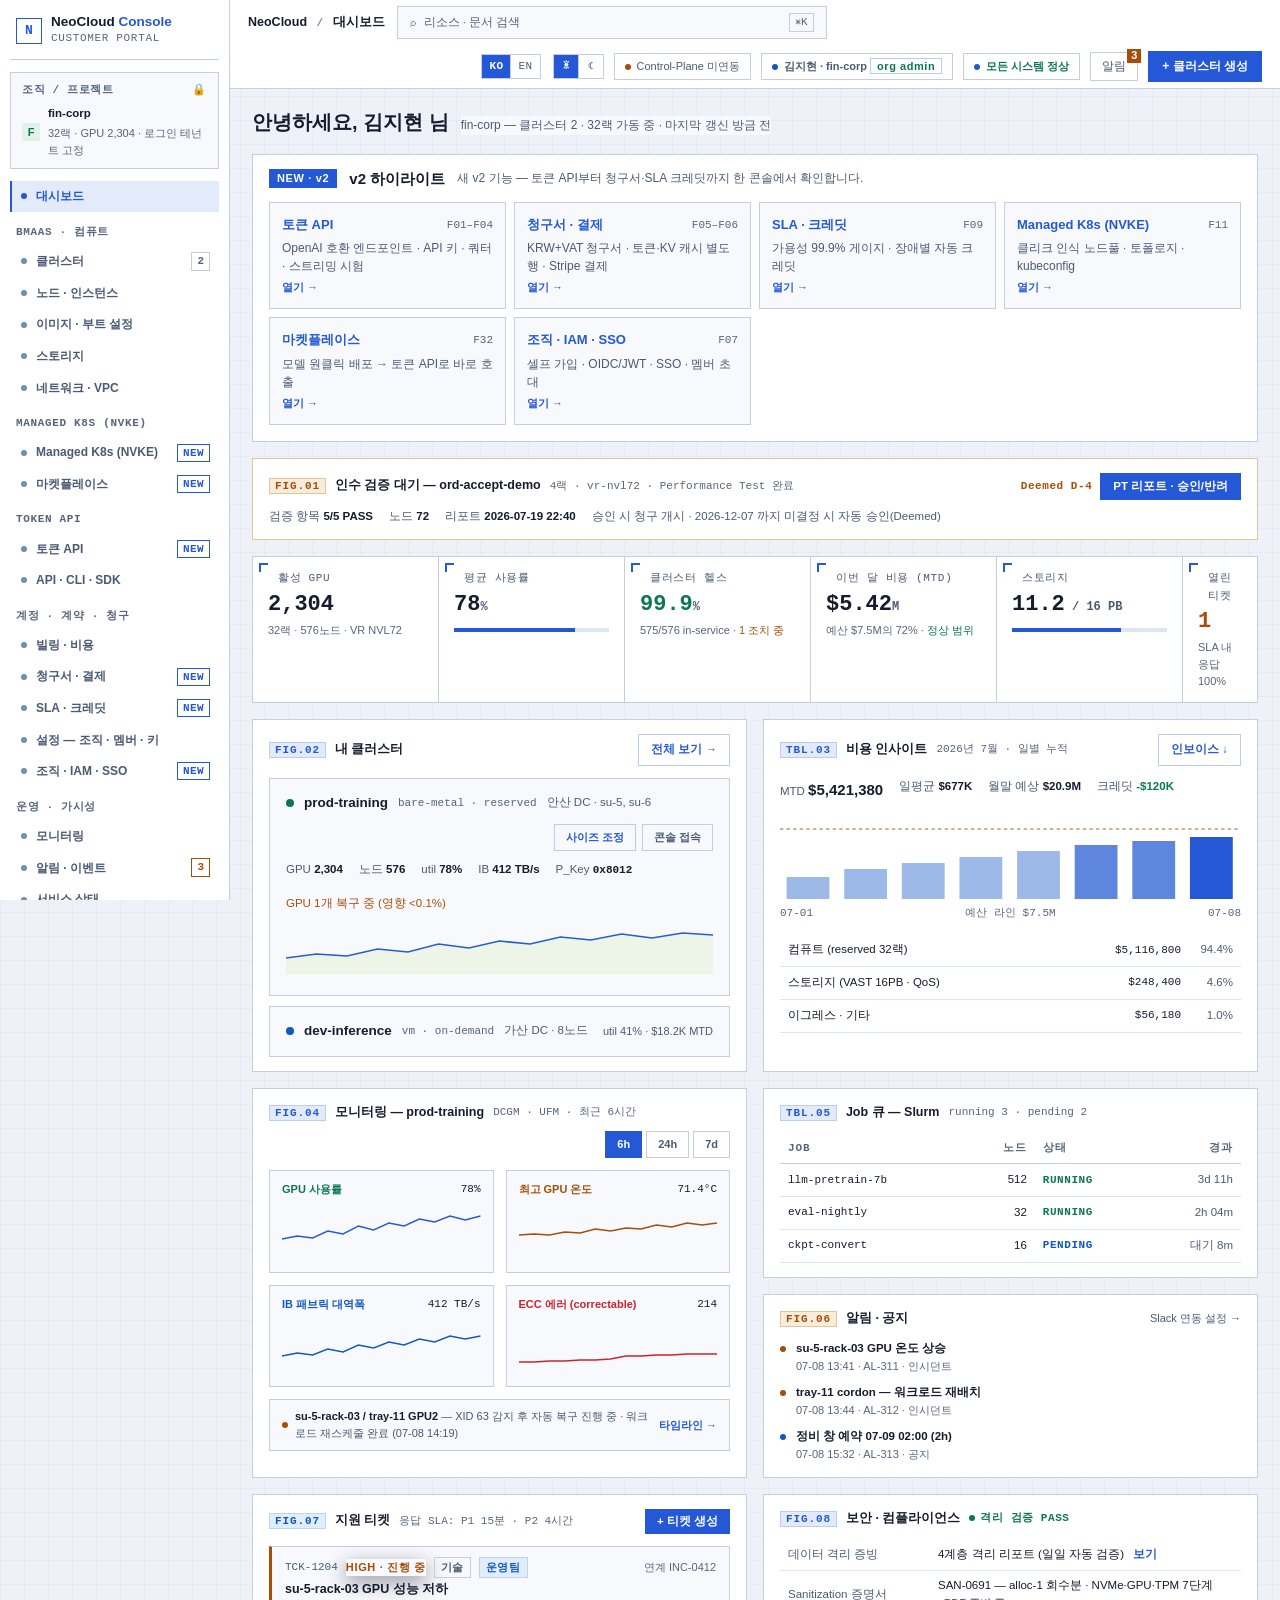
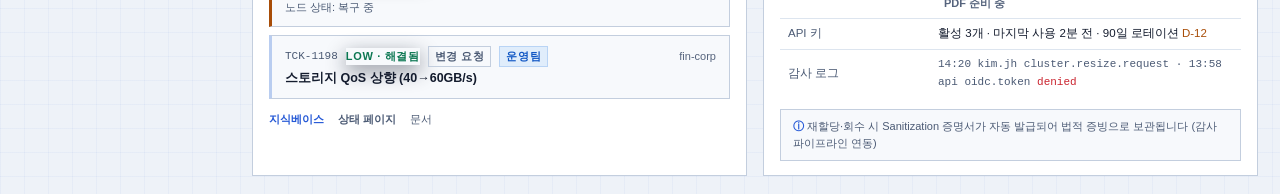
<file: customer/index.html>
<!DOCTYPE html><html lang="ko"><head><meta charset="utf-8"><meta http-equiv="Content-Security-Policy" content="default-src 'self'; script-src 'self' 'unsafe-inline'; style-src 'self' 'unsafe-inline'; img-src 'self' data: blob:; font-src 'self' data:; connect-src 'self' http://127.0.0.1:* http://localhost:* https:; frame-src 'self' https://grafana.neocloud.skt.com; object-src 'none'; base-uri 'self'; form-action 'self'"><meta name="viewport" content="width=device-width, initial-scale=1">
<title>NeoCloud 고객 콘솔</title>
<link rel="stylesheet" href="../shared/tokens.css"><link rel="stylesheet" href="../shared/shell.css">
<link rel="stylesheet" href="../shared/v2-design.css"><link rel="stylesheet" href="../shared/blueprint.css"><!-- 주간(Blueprint) 디자인 레이어 -->
<link rel="stylesheet" href="billing.css"><!-- v2 계정·계약·청구 쇼케이스 -->
<style>
/* ── 고객 콘솔 고유 스타일 (공통 셸은 shared/shell.css) ───────── */
[data-screen]{display:block;max-width:1340px}
.hero{display:flex;align-items:baseline;gap:12px;margin-bottom:16px;flex-wrap:wrap}
.hero .hi{color:var(--strong);font-size:20px;font-weight:800}
.hero .sub{color:var(--muted);font-size:12px}
.filters{display:flex;gap:8px;align-items:center;margin-bottom:16px;flex-wrap:wrap}
.chip{background:var(--card-sub);border:1px solid var(--line);border-radius:7px;
  padding:6px 12px;color:var(--soft);font-size:11.5px;white-space:nowrap}
.chip.dim{color:var(--muted2)}
.seg{display:flex;gap:4px}
.seg span{color:var(--muted);border:1px solid var(--line);border-radius:5px;
  padding:4px 11px;font-size:11px;font-weight:700;cursor:pointer}
.seg span.on{color:var(--on-green);background:var(--green);border-color:var(--green)}
/* 클러스터 카드 · 통계 행 */
.ccard{background:var(--card-sub);border:1px solid var(--line);border-radius:9px;
  padding:14px 16px}
.ccard+.ccard{margin-top:10px}
.crow{display:flex;align-items:center;gap:10px;flex-wrap:wrap}
.crow .nm{color:var(--strong);font-size:13.5px;font-weight:700}
.crow .ty{color:var(--muted2);font-family:Menlo,monospace;font-size:11px}
.crow .lo{color:var(--muted);font-size:11.5px}
.stats{display:flex;gap:16px;flex-wrap:wrap;color:var(--muted);font-size:11.5px;
  font-variant-numeric:tabular-nums}
.stats b{color:var(--strong)}
.stats .mono b{color:var(--soft);font-size:11px}
/* 스파크라인 · 미니 차트 */
.spark{fill:none;stroke-width:1.6}
.mchart{background:var(--card-sub);border:1px solid var(--line);border-radius:8px;
  padding:10px 12px}
.mchart .h{display:flex;justify-content:space-between;font-size:11px;margin-bottom:5px}
.mchart .h .lb{font-weight:700}
.mchart .h .vv{color:var(--strong);font-family:Menlo,monospace}
.mgrid{display:grid;grid-template-columns:repeat(auto-fit,minmax(215px,1fr));gap:12px}
/* 알림 피드 */
.feed{display:flex;flex-direction:column;gap:9px}
.feed .fi{display:flex;gap:10px;align-items:flex-start}
.feed .fi>.dot{width:6px;height:6px;margin-top:6px}
.feed .fi .tx{font-size:11.5px}
.feed .fi .tx b{color:var(--soft)}
.feed .fi .tm{color:var(--muted2);font-size:11px}
/* 티켓 카드 */
.tkt{background:var(--card-sub);border:1px solid var(--line);
  border-left:3px solid var(--amber);border-radius:8px;padding:10px 13px;margin-bottom:8px}
.tkt.ok{border-left-color:var(--green-line)}
.tkt .th{display:flex;gap:8px;align-items:center;flex-wrap:wrap}
.tkt .tid{font-family:Menlo,monospace;font-size:11px;color:var(--muted)}
.tkt .tst{font-size:11px;font-weight:800;letter-spacing:.06em;color:var(--amber)}
.tkt .tst.ok{color:var(--green-text)}
.tkt .tm{margin-left:auto;color:var(--muted2);font-size:11px}
.tkt .tt{font-weight:700;font-size:12.5px;color:var(--strong);margin-top:2px}
.tkt .td{color:var(--muted);font-size:11px}
/* 모노 로그 · 코드 블록 · kv 테이블 */
.log{font-family:Menlo,monospace;font-size:11px;color:var(--muted);line-height:2}
.log .tm{color:var(--muted2)}
.code{background:var(--card-sub);border:1px solid var(--line);border-radius:8px;
  padding:11px 13px;font-family:Menlo,monospace;font-size:11px;color:var(--muted);
  line-height:1.9;margin-bottom:10px;overflow-x:auto}
.code .cm{color:var(--muted2)}
.kv2{width:100%;border-collapse:collapse;font-size:11.5px}
.kv2 td{padding:6px 8px;border-bottom:1px solid var(--line-soft)}
.kv2 tr:last-child td{border-bottom:0}
.kv2 td:first-child{color:var(--muted);width:150px;white-space:nowrap}
/* util 막대 · 장애 행 */
.ubar{display:inline-block;width:110px;height:6px;border-radius:3px;background:var(--track);
  vertical-align:middle;overflow:hidden}
.ubar>i{display:block;height:100%;background:var(--green)}
.ubar>i.amber{background:var(--amber)}
.tbl tr.fault td{background:var(--surface-incident)}
.tbl tr.fault .id{color:var(--pink-soft)}
/* 링크형 테이블 버튼 · 보조 텍스트 */
.tbtn{background:none;border:0;padding:0;font:inherit;font-size:11px;font-weight:700;
  cursor:pointer;color:var(--green)}
.tbtn.a{color:var(--amber)} .tbtn.r{color:var(--red)} .tbtn.m{color:var(--muted)}
.mini{color:var(--muted);font-size:11px;margin-top:8px}
.lnk{color:var(--green);font-weight:700;cursor:pointer;text-decoration:none}
/* 톱바 우측 */
.bell{position:relative;color:var(--muted);border:1px solid var(--line);border-radius:7px;
  padding:5px 11px;font-size:11.5px;cursor:pointer;white-space:nowrap}
.bell .n{position:absolute;top:-4px;right:-4px;width:14px;height:14px;border-radius:50%;
  background:var(--amber);color:var(--on-warn);font-size:11px;font-weight:800;
  display:flex;align-items:center;justify-content:center}
.search{display:flex;align-items:center;gap:8px}
.search .q{overflow:hidden;text-overflow:ellipsis;min-width:0}
.search .kbd{margin-left:auto;flex:none;border:1px solid var(--line);border-radius:4px;
  padding:0 5px;font-size:11px;font-family:Menlo,monospace}
/* 경고 콜아웃(레드) · P2 스트립 · 마켓 카드 */
.redcall{display:flex;gap:7px;align-items:flex-start;background:var(--inc-strip);
  border:1px solid var(--red-line);border-radius:7px;padding:8px 12px;font-size:11px;
  color:var(--pink-soft);line-height:1.6}
.redcall .ic{color:var(--red);font-weight:800}
.p2strip{display:flex;gap:8px;align-items:center;margin-bottom:18px;background:var(--strip);
  border:1px solid var(--line);border-radius:8px;padding:10px 14px;font-size:11.5px;
  color:var(--muted);flex-wrap:wrap}
.p2tag{color:var(--blue-text);font-weight:800;border:1px solid var(--info-line);background:var(--info-bg);
  border-radius:4px;padding:1px 8px;font-size:11px;flex:none}
.mkt{display:grid;grid-template-columns:repeat(auto-fit,minmax(250px,1fr));gap:12px}
.mkt .it{background:var(--card);border:1px solid var(--line);border-radius:10px;padding:16px}
.mkt .it b{font-size:13px;color:var(--strong)}
.mkt .it .d{color:var(--muted);font-size:11.5px;margin:6px 0 10px}
/* 모달 폼 보정 · 취소 버튼 */
.mb input[type=radio],.mb input[type=checkbox]{width:auto}
.mb .chk{cursor:pointer}
.btn-dim{background:none;color:var(--muted);border:1px solid var(--line);border-radius:7px;
  padding:7px 14px;font-size:12px;font-weight:700;cursor:pointer;font-family:inherit}
.btn-dim:hover{color:var(--strong);border-color:var(--muted2)}
.san-pdf:disabled{color:var(--muted2);border-color:var(--line);cursor:default}
/* KPI 파생 */
.kpi .bar>i.blue{background:var(--blue)}
/* Fulfillment 진행 스테퍼 (IF-08) — 토큰 기반 · blueprint.css의
   .step .nd 원형 예외·done/cur 리매핑을 그대로 상속 */
.fsteps{display:flex;align-items:flex-start;margin:8px 0 2px;overflow-x:auto;padding-bottom:4px}
.fsteps .step{display:flex;flex-direction:column;align-items:center;min-width:78px;flex:1}
.fsteps .step .nd{width:22px;height:22px;border-radius:50%;background:var(--card-sub);
  border:2px solid var(--line);color:var(--muted2);display:grid;place-items:center;
  font-size:11px;font-weight:800;font-family:Menlo,monospace}
.fsteps .step .lb{margin-top:6px;font-size:11px;color:var(--muted2);font-weight:700;
  text-align:center;line-height:1.3;white-space:nowrap}
.fsteps .step.done .nd{background:var(--green);border-color:var(--green);color:var(--on-green)}
.fsteps .step.done .lb{color:var(--green-text)}
.fsteps .step.cur .nd{background:var(--amber);border-color:var(--amber);color:var(--on-warn)}
.fsteps .step.cur .lb{color:var(--amber)}
.fsteps .step-bar{flex:1;height:2px;background:var(--line);margin-top:10px;min-width:12px}
.fsteps .step-bar.done{background:var(--green)}
/* 종료 워크플로우 체크리스트 · 진행바 */
.chkrow{display:flex;align-items:center;gap:9px;padding:8px 2px;
  border-bottom:1px solid var(--line-soft);font-size:11.5px;cursor:pointer;color:var(--soft)}
.chkrow input{width:auto;flex:none}
.chkrow .hint{color:var(--muted2);font-size:11px;margin-left:auto}
/* 변경 요청 분기 카드 (resize 모달) */
.scope-opt{display:block;border:1px solid var(--line);border-radius:8px;
  padding:10px 12px;cursor:pointer;font-size:11.5px;color:var(--muted);margin:0}
.scope-opt b{color:var(--strong);font-size:12px}
.scope-opt.on{border-color:var(--green-line);background:var(--menu-act)}
.scope-opt input{width:auto;margin-right:6px}
.scope-opt .d{margin-top:4px;font-size:11px;line-height:1.5}
/* Grafana SSO 임베드 (컨셉) — ops/mk8s.css .gwrap/.gpanel 다크 패턴의 최소
   복제. 의도적으로 양 디자인 모드에서 다크 유지 (blueprint 무접촉 관례 F) */
.gwrap{background:#111217;border:1px solid #2C3235;border-radius:8px;padding:10px;color:#D8D9DA}
.gbar{display:flex;align-items:center;gap:10px;padding:4px 6px 10px;font-size:12px;
  color:#9FA7B3;flex-wrap:wrap}
.gbar b{color:#D8D9DA}
.gbar .gchip{background:#22252B;border:1px solid #2C3235;border-radius:4px;
  padding:3px 9px;font-size:11px}
.ggrid{display:grid;gap:8px;grid-template-columns:repeat(auto-fit,minmax(190px,1fr))}
.gpanel{background:#181B1F;border:1px solid #2C3235;border-radius:4px;overflow:hidden}
.gpanel .gp-h{padding:7px 10px 2px;font-size:11px;font-weight:600;color:#9FA7B3;
  white-space:nowrap;overflow:hidden;text-overflow:ellipsis}
.gpanel .gp-b{padding:4px 10px 10px}
.gstat{font-size:22px;font-weight:800;color:#73BF69;line-height:1.1}
.gstat.warn{color:#FADE2A}.gstat.blue{color:#5794F2}
.gsub{font-size:11px;color:#9FA7B3;margin:2px 0 4px}
/* 티켓 유형·라우팅 뱃지 */
.tkt .ty-bd{font-size:11px;font-weight:800;letter-spacing:.05em;border:1px solid var(--line);
  border-radius:4px;padding:1px 6px;color:var(--muted)}
.tkt .rt-bd{font-size:11px;font-weight:800;letter-spacing:.05em;border-radius:4px;padding:1px 6px}
.tkt .rt-bd.ops{color:var(--blue-text);border:1px solid var(--info-line);background:var(--info-bg)}
.tkt .rt-bd.biz{color:var(--purple-text);border:1px solid var(--fabB-line);background:var(--fabB-bg)}
/* 티켓 모달 라우팅 라벨 (대형) — 유형 선택에 따라 ops(청)/biz(보라) 전환 */
.rt-lg{font-size:11px;font-weight:800;letter-spacing:.02em;border:1px solid var(--info-line);
  background:var(--info-bg);color:var(--blue-text);border-radius:5px;padding:3px 10px}
.rt-lg.biz{border-color:var(--fabB-line);background:var(--fabB-bg);color:var(--purple-text)}
/* RBAC 게이팅 — viewer(전체)·member(admin 전용 작업) 비활성 표시.
   양 디자인 모드 공통: 토큰 변수만 사용 (blueprint/legacy 무관) */
.rbac-off{opacity:.42!important;cursor:not-allowed!important;
  filter:saturate(.35)}
button.rbac-off,button.rbac-off:hover{color:var(--muted2)!important;
  border-color:var(--line)!important;background:var(--card-sub)!important}
/* 데모 로그인 전환 모달 — 사용자·역할 선택 카드 */
.dl-opt{display:flex;align-items:center;gap:9px;border:1px solid var(--line);
  border-radius:8px;padding:9px 12px;cursor:pointer;font-size:11.5px;
  color:var(--muted);margin:0}
.dl-opt input{width:auto;flex:none}
.dl-opt b{color:var(--strong);font-size:12px}
.dl-opt .sub{color:var(--muted2);font-size:11px;margin-left:auto;flex:none}
.dl-opt.on{border-color:var(--green-line);background:var(--menu-act)}
.dl-grid{display:grid;gap:7px}
.dl-grid.r3{grid-template-columns:repeat(3,1fr)}
.dl-grid.r3 .dl-opt{justify-content:center;text-align:center}
/* 세션 역할 뱃지 (톱바·사이드바) */
.role-bd{font-size:11px;font-weight:800;letter-spacing:.05em;border-radius:4px;
  padding:1px 6px;border:1px solid var(--line);color:var(--muted)}
.role-bd.admin{color:var(--green-text);border-color:var(--green-line)}
.role-bd.member{color:var(--blue-text);border-color:var(--info-line)}
.role-bd.viewer{color:var(--amber);border-color:var(--amber-line)}
/* 페이지네이션 바 (pagedTable 헬퍼) — 행이 적으면 자동 숨김 */
.pgr{display:none;gap:8px;align-items:center;flex-wrap:wrap;margin-bottom:10px}
.pgr.on{display:flex}
.pgr input,.pgr select{background:var(--card-sub);border:1px solid var(--line);border-radius:7px;
  padding:5px 10px;color:var(--text);font-size:11px;font-family:inherit;width:auto}
.pgr input{min-width:180px}
.pgr .cnt{margin-left:auto;color:var(--muted);font-size:11px;font-variant-numeric:tabular-nums}
.pgr button{background:none;border:1px solid var(--line);border-radius:6px;color:var(--soft);
  padding:4px 10px;font-size:11px;font-weight:700;cursor:pointer;font-family:inherit}
.pgr button:hover:not(:disabled){color:var(--strong);border-color:var(--muted2)}
.pgr button:disabled{opacity:.35;cursor:default}
</style></head>
<body>
<script src="../shared/design-mode.js"></script>
<script src="../shared/i18n-dict.js"></script>
<script src="../shared/i18n-customer.js"></script>
<script src="../shared/i18n-design.js"></script>
<script src="../shared/i18n.js"></script><!-- 주간/야간 디자인 모드 -->
<a class="skip-link" href="#nc-main">본문으로 건너뛰기</a>
<div class="app">

  <!-- ══ 사이드바 ══ -->
  <aside class="sb" id="nc-sidebar" aria-label="메뉴">
    <div class="sb-brand"><span class="lg">N</span>
      <div><div class="t">NeoCloud <span style="color:var(--green)">Console</span></div>
      <div class="s">CUSTOMER PORTAL</div></div></div>
    <!-- 테넌트 스코프 — 로그인 세션 테넌트로 고정 (전환 불가 · 격리) -->
    <div class="sb-scope"><div class="k">조직 / 프로젝트 <span style="float:right" title="로그인 테넌트로 고정 — 다른 테넌트 데이터는 조회할 수 없습니다">🔒</span></div>
      <div style="display:flex;align-items:center;gap:8px;margin-top:6px">
        <span id="scope-avatar" style="width:18px;height:18px;border-radius:4px;background:var(--ok-bg);color:var(--green-text);display:grid;place-items:center;font-size:11px;font-weight:800;flex:none">F</span>
        <div style="min-width:0;flex:1">
          <div id="scope-tenant" title="로그인 테넌트 (고정)" style="color:var(--strong);font-size:11.5px;font-weight:700;overflow:hidden;text-overflow:ellipsis;white-space:nowrap">불러오는 중…</div>
        <div id="scope-scale" style="color:var(--muted2);font-size:11px;margin-top:2px">로그인 테넌트 고정</div></div></div></div>
    <nav aria-label="주 메뉴">
      <a class="mi" data-route="dashboard" href="#/dashboard"><span class="dot"></span>대시보드</a>
      <div class="sb-grp">BMaaS · 컴퓨트</div>
      <a class="mi" data-route="clusters" href="#/clusters"><span class="dot"></span>클러스터 <span class="bd cnt" id="mi-clusters-bd">2</span></a>
      <a class="mi" data-route="nodes" href="#/nodes"><span class="dot"></span>노드 · 인스턴스</a>
      <a class="mi" data-route="images" href="#/images"><span class="dot"></span>이미지 · 부트 설정</a>
      <a class="mi" data-route="storage" href="#/storage"><span class="dot"></span>스토리지</a>
      <a class="mi" data-route="network" href="#/network"><span class="dot"></span>네트워크 · VPC</a>
      <div class="sb-grp">Managed K8s (NVKE)</div>
      <a class="mi" data-route="nvke" href="#/nvke"><span class="dot"></span>Managed K8s (NVKE) <span class="bd new" title="v2 신규 기능">NEW</span></a>
      <a class="mi" data-route="marketplace" href="#/marketplace"><span class="dot"></span>마켓플레이스 <span class="bd new" title="v2 신규 기능">NEW</span></a>
      <div class="sb-grp">Token API</div>
      <a class="mi" data-route="token" href="#/token"><span class="dot"></span>토큰 API <span class="bd new" title="v2 신규 기능">NEW</span></a>
      <a class="mi" data-route="api" href="#/api"><span class="dot"></span>API · CLI · SDK</a>
      <div class="sb-grp">계정 · 계약 · 청구</div>
      <a class="mi" data-route="billing" href="#/billing"><span class="dot"></span>빌링 · 비용</a>
      <a class="mi" data-route="invoices" href="#/invoices"><span class="dot"></span>청구서 · 결제 <span class="bd new" title="v2 신규 기능">NEW</span></a>
      <a class="mi" data-route="sla" href="#/sla"><span class="dot"></span>SLA · 크레딧 <span class="bd new" title="v2 신규 기능">NEW</span></a>
      <a class="mi" data-route="settings" href="#/settings"><span class="dot"></span>설정 — 조직 · 멤버 · 키</a>
      <a class="mi" data-route="iam" href="#/iam"><span class="dot"></span>조직 · IAM · SSO <span class="bd new" title="v2 신규 기능">NEW</span></a>
      <div class="sb-grp">운영 · 가시성</div>
      <a class="mi" data-route="monitoring" href="#/monitoring"><span class="dot"></span>모니터링</a>
      <a class="mi" data-route="alerts" href="#/alerts"><span class="dot"></span>알림 · 이벤트 <span class="bd amber" id="mi-alerts-bd">3</span></a>
      <a class="mi" data-route="status" href="#/status"><span class="dot"></span>서비스 상태</a>
      <div class="sb-grp">지원 · 보안</div>
      <a class="mi" data-route="support" href="#/support"><span class="dot"></span>지원 티켓 <span class="bd amber" id="mi-support-bd">1</span></a>
      <a class="mi" data-route="security" href="#/security"><span class="dot"></span>보안 · 감사</a>
    </nav>
    <div class="sb-user" id="user-card" data-open="demo_login" title="데모 로그인 전환 — 사용자·역할 변경 (클릭)" style="cursor:pointer">
      <span class="av" id="user-av" style="background:var(--ok-bg);color:var(--green-text)">JH</span>
      <div style="min-width:0"><div class="nm" id="user-name">김지현</div><div class="rl" id="user-role">org admin · MFA ✓</div></div>
      <span style="margin-left:auto;color:var(--muted2);font-size:11px;flex:none">전환 ▾</span></div>
  </aside>

  <div class="main">
    <!-- ══ 톱바 ══ -->
    <div class="topbar">
      <h1 class="crumb">NeoCloud <span class="sep">/</span> <span class="cur"></span></h1>
      <span class="search"><span style="font-family:Menlo,monospace;flex:none">⌕</span><span class="q">리소스 · 문서 검색</span><span class="kbd">⌘K</span></span>
      <span class="tb-right">
        <span class="tb-chip" id="session-chip" data-open="demo_login" title="현재 세션 — 테넌트 · 역할 (클릭 시 데모 로그인 전환)" style="cursor:pointer"><span class="dot" style="background:var(--blue)"></span><span id="session-chip-tx" style="font-weight:700">세션</span></span>
        <span class="tb-chip" id="sys-chip"><span class="dot" id="sys-chip-dot"></span><span id="sys-chip-tx" style="color:var(--green-text);font-weight:700">모든 시스템 정상</span></span>
        <span class="bell" data-notif>알림 <span class="n" id="tb-bell-n">3</span></span>
        <button class="btn" data-open="create_cluster">+ 클러스터 생성</button>
      </span>
    </div>

    <main class="content" id="nc-main" tabindex="-1">

      <!-- ════════ 대시보드 ════════ -->
      <section data-screen="dashboard">
        <div class="hero"><span class="hi" id="hero-hi">안녕하세요, 김지현 님</span>
          <span class="sub" id="hero-sub">prod-training 클러스터가 정상 가동 중입니다 · 마지막 갱신 방금 전</span></div>

        <!-- v2 하이라이트 (design-core · shared/v2-design.css) -->
        <section class="v2hl" id="v2hl-cust" aria-labelledby="v2hl-cust-h">
          <div class="v2hl-h"><span class="v2hl-tag">NEW · v2</span><h2 id="v2hl-cust-h">v2 하이라이트</h2><p>새 v2 기능 — 토큰 API부터 청구서·SLA 크레딧까지 한 콘솔에서 확인합니다.</p></div>
          <ul class="v2hl-grid">
          <li><a class="v2hl-card" href="#/token"><span class="v2hl-top"><span class="v2hl-t">토큰 API</span><span class="v2hl-f">F01–F04</span></span><span class="v2hl-d">OpenAI 호환 엔드포인트 · API 키 · 쿼터 · 스트리밍 시험</span><span class="v2hl-go">열기 →</span></a></li>
          <li><a class="v2hl-card" href="#/invoices"><span class="v2hl-top"><span class="v2hl-t">청구서 · 결제</span><span class="v2hl-f">F05–F06</span></span><span class="v2hl-d">KRW+VAT 청구서 · 토큰·KV 캐시 별도 행 · Stripe 결제</span><span class="v2hl-go">열기 →</span></a></li>
          <li><a class="v2hl-card" href="#/sla"><span class="v2hl-top"><span class="v2hl-t">SLA · 크레딧</span><span class="v2hl-f">F09</span></span><span class="v2hl-d">가용성 99.9% 게이지 · 장애별 자동 크레딧</span><span class="v2hl-go">열기 →</span></a></li>
          <li><a class="v2hl-card" href="#/nvke"><span class="v2hl-top"><span class="v2hl-t">Managed K8s (NVKE)</span><span class="v2hl-f">F11</span></span><span class="v2hl-d">클리크 인식 노드풀 · 토폴로지 · kubeconfig</span><span class="v2hl-go">열기 →</span></a></li>
          <li><a class="v2hl-card" href="#/marketplace"><span class="v2hl-top"><span class="v2hl-t">마켓플레이스</span><span class="v2hl-f">F32</span></span><span class="v2hl-d">모델 원클릭 배포 → 토큰 API로 바로 호출</span><span class="v2hl-go">열기 →</span></a></li>
          <li><a class="v2hl-card" href="#/iam"><span class="v2hl-top"><span class="v2hl-t">조직 · IAM · SSO</span><span class="v2hl-f">F07</span></span><span class="v2hl-d">셀프 가입 · OIDC/JWT · SSO · 멤버 초대</span><span class="v2hl-go">열기 →</span></a></li>
          </ul>
        </section>
        <!-- CP-004 인수 검증 대기 액션 카드 — 해당 주문 존재 시 렌더 -->
        <div data-accept-wrap style="display:none"></div>

        <div class="kpi-band" style="grid-template-columns:repeat(auto-fit,minmax(185px,1fr))">
          <div class="kpi"><div class="k">활성 GPU</div><div class="v" id="kpi-gpus">2,304</div><div class="s" id="kpi-gpus-sub">32랙 · 576노드 · VR NVL72</div></div>
          <div class="kpi"><div class="k">평균 사용률</div><div class="v" id="kpi-util">78<small>%</small></div><div class="bar"><i id="kpi-util-bar" style="width:78%"></i></div></div>
          <div class="kpi"><div class="k">클러스터 헬스</div><div class="v green">99.9<small>%</small></div><div class="s">575/576 in-service · <span style="color:var(--amber)">1 조치 중</span></div></div>
          <div class="kpi"><div class="k">이번 달 비용 (MTD)</div><div class="v" id="kpi-mtd">$5.42<small>M</small></div><div class="s" id="kpi-mtd-sub">예산 $7.5M의 72% <span style="color:var(--green-text)">· 정상 범위</span></div></div>
          <div class="kpi"><div class="k">스토리지</div><div class="v">11.2<small> / 16 PB</small></div><div class="bar"><i class="blue" style="width:70%"></i></div></div>
          <div class="kpi"><div class="k">열린 티켓</div><div class="v amber" id="kpi-tickets">1</div><div class="s">SLA 내 응답 100%</div></div>
        </div>

        <div class="grid" style="grid-template-columns:repeat(auto-fit,minmax(460px,1fr));margin-bottom:16px">
          <!-- 내 클러스터 -->
          <div class="panel" style="margin-bottom:0">
            <div class="ph"><span class="tick"></span><span class="t">내 클러스터</span>
              <a class="btn-ghost" style="margin-left:auto" href="#/clusters">전체 보기 →</a></div>
            <div id="my-clusters">
            <div class="ccard">
              <div class="crow"><span class="dot green" style="width:8px;height:8px"></span>
                <b class="nm">prod-training</b><span class="ty">bare-metal · reserved</span>
                <span class="lo">안산 DC · su-5, su-6</span>
                <span style="margin-left:auto;display:flex;gap:6px">
                  <button class="tbtn" style="border:1px solid var(--green-line);border-radius:6px;padding:4px 11px;font-size:11px" data-open="resize">사이즈 조정</button>
                  <button class="tbtn m" style="border:1px solid var(--line);border-radius:6px;padding:4px 11px;font-size:11px" data-open="console_access">콘솔 접속</button></span></div>
              <div class="stats" style="margin-top:10px">
                <span>GPU <b>2,304</b></span><span>노드 <b>576</b></span><span>util <b>78%</b></span><span>IB <b>412 TB/s</b></span>
                <span>P_Key <b class="mono" style="color:var(--soft);font-size:11px" data-pkey>0x8012</b></span>
                <span style="color:var(--amber)" data-tck-inline>GPU 1개 복구 중 (영향 &lt;0.1%)</span></div>
              <svg width="100%" height="52" viewBox="0 0 560 52" preserveAspectRatio="none" style="margin-top:10px"><polyline class="spark" style="stroke:var(--green);stroke-width:1.7" points="0,36 40,32 80,34 120,27 160,30 200,22 240,26 280,19 320,22 360,15 400,18 440,12 480,16 520,11 560,13"></polyline><polyline points="0,36 40,32 80,34 120,27 160,30 200,22 240,26 280,19 320,22 360,15 400,18 440,12 480,16 520,11 560,13 560,52 0,52" style="fill:rgba(118,185,0,.08)"></polyline></svg>
            </div>
            <div class="ccard">
              <div class="crow"><span class="dot blue" style="width:8px;height:8px"></span>
                <b class="nm">dev-inference</b><span class="ty">vm · on-demand</span>
                <span class="lo">가산 DC · 8노드</span>
                <span style="margin-left:auto;color:var(--muted);font-size:11px">util 41% · $18.2K MTD</span></div>
            </div>
            </div>
          </div>

          <!-- 비용 인사이트 -->
          <div class="panel" style="margin-bottom:0">
            <div class="ph"><span class="tick"></span><span class="t">비용 인사이트</span><span class="c">2026년 7월 · 일별 누적</span>
              <a class="btn-ghost" style="margin-left:auto" href="#/billing">인보이스 ↓</a></div>
            <div class="stats" style="margin-bottom:10px" id="dash-cost-stats">
              <span>MTD <b style="font-size:15px">$5,421,380</b></span><span>일평균 <b>$677K</b></span>
              <span>월말 예상 <b>$20.9M</b></span><span>크레딧 <b style="color:var(--green-text)">-$120K</b></span></div>
            <svg width="100%" height="88" viewBox="0 0 560 88" preserveAspectRatio="none">
              <line x1="0" y1="18" x2="560" y2="18" style="stroke:var(--amber);stroke-width:1" stroke-dasharray="4 4"></line>
              <rect x="8" y="66" width="52" height="22" style="fill:var(--chart-1-soft)"></rect><rect x="78" y="58" width="52" height="30" style="fill:var(--chart-1-soft)"></rect><rect x="148" y="52" width="52" height="36" style="fill:var(--chart-1-soft)"></rect><rect x="218" y="46" width="52" height="42" style="fill:var(--chart-1-soft)"></rect><rect x="288" y="40" width="52" height="48" style="fill:var(--chart-1-soft)"></rect><rect x="358" y="34" width="52" height="54" style="fill:var(--chart-1-mid)"></rect><rect x="428" y="30" width="52" height="58" style="fill:var(--chart-1-mid)"></rect><rect x="498" y="26" width="52" height="62" style="fill:var(--green)"></rect>
            </svg>
            <div style="display:flex;justify-content:space-between;color:var(--muted2);font-size:11px;font-family:Menlo,monospace"><span>07-01</span><span>예산 라인 $7.5M</span><span>07-08</span></div>
            <table class="tbl" style="margin-top:12px"><tbody id="dash-cost-lines">
              <tr><td>컴퓨트 (reserved 32랙)</td><td class="num id">$5,116,800</td><td class="num" style="color:var(--muted);width:52px">94.4%</td></tr>
              <tr><td>스토리지 (VAST 16PB · QoS)</td><td class="num id">$248,400</td><td class="num" style="color:var(--muted)">4.6%</td></tr>
              <tr><td>이그레스 · 기타</td><td class="num id">$56,180</td><td class="num" style="color:var(--muted)">1.0%</td></tr>
            </tbody></table>
          </div>
        </div>

        <div class="grid" style="grid-template-columns:repeat(auto-fit,minmax(460px,1fr));margin-bottom:16px">
          <!-- 모니터링 -->
          <div class="panel" style="margin-bottom:0">
            <div class="ph"><span class="tick"></span><span class="t">모니터링 — prod-training</span><span class="c">DCGM · UFM · 최근 6시간</span>
              <span class="seg" style="margin-left:auto"><span class="on">6h</span><span>24h</span><span>7d</span></span></div>
            <div class="mgrid">
              <div class="mchart" data-mon="util"><div class="h"><span class="lb" style="color:var(--green-text)">GPU 사용률</span><span class="vv">78%</span></div>
                <svg width="100%" height="52" viewBox="0 0 260 52" preserveAspectRatio="none"><polyline class="spark" style="stroke:var(--green)" points="0,36 20,33 40,35 60,28 80,31 100,23 120,27 140,20 160,23 180,16 200,19 220,13 240,17 260,13"></polyline></svg></div>
              <div class="mchart" data-mon="temp"><div class="h"><span class="lb" style="color:var(--amber)">최고 GPU 온도</span><span class="vv">71.4°C</span></div>
                <svg width="100%" height="52" viewBox="0 0 260 52" preserveAspectRatio="none"><polyline class="spark" style="stroke:var(--amber)" points="0,32 20,31 40,32 60,29 80,30 100,26 120,28 140,25 160,26 180,22 200,24 220,20 240,22 260,20"></polyline></svg></div>
              <div class="mchart" data-mon="ib"><div class="h"><span class="lb" style="color:var(--blue-text)">IB 패브릭 대역폭</span><span class="vv">412 TB/s</span></div>
                <svg width="100%" height="52" viewBox="0 0 260 52" preserveAspectRatio="none"><polyline class="spark" style="stroke:var(--blue)" points="0,38 20,35 40,37 60,31 80,34 100,27 120,30 140,24 160,27 180,21 200,24 220,18 240,21 260,18"></polyline></svg></div>
              <div class="mchart" data-mon="ecc"><div class="h"><span class="lb" style="color:var(--red)">ECC 에러 (correctable)</span><span class="vv">214</span></div>
                <svg width="100%" height="52" viewBox="0 0 260 52" preserveAspectRatio="none"><polyline class="spark" style="stroke:var(--red)" points="0,44 20,44 40,43 60,43 80,42 100,42 120,41 140,38 160,38 180,37 200,37 220,36 240,36 260,36"></polyline></svg></div>
            </div>
            <div style="display:flex;gap:7px;align-items:center;margin-top:12px;background:var(--strip);border:1px solid var(--line);border-radius:7px;padding:8px 12px;font-size:11px;color:var(--muted)">
              <span class="dot amber" style="width:6px;height:6px"></span>
              <span><b style="color:var(--soft)">su-5-rack-03 / tray-11 GPU2</b> — XID 63 감지 후 자동 복구 진행 중 · 워크로드 재스케줄 완료 (07-08 14:19)</span>
              <a class="lnk" style="margin-left:auto;flex:none" href="#/monitoring">타임라인 →</a></div>
          </div>

          <!-- Job 큐 + 알림 -->
          <div>
            <div class="panel">
              <div class="ph"><span class="tick"></span><span class="t">Job 큐 — Slurm</span><span class="c">running 3 · pending 2</span></div>
              <table class="tbl">
                <thead><tr><th>JOB</th><th class="num">노드</th><th>상태</th><th class="num">경과</th></tr></thead>
                <tbody>
                  <tr><td class="id">llm-pretrain-7b</td><td class="num">512</td><td class="st green">RUNNING</td><td class="num" style="color:var(--muted)">3d 11h</td></tr>
                  <tr><td class="id">eval-nightly</td><td class="num">32</td><td class="st green">RUNNING</td><td class="num" style="color:var(--muted)">2h 04m</td></tr>
                  <tr><td class="id">ckpt-convert</td><td class="num">16</td><td class="st blue">PENDING</td><td class="num" style="color:var(--muted)">대기 8m</td></tr>
                </tbody></table>
            </div>
            <div class="panel" style="margin-bottom:0">
              <div class="ph"><span class="tick amber"></span><span class="t">알림 · 공지</span>
                <a class="lnk" style="margin-left:auto;color:var(--muted);font-size:11px;font-weight:400" href="#/alerts">Slack 연동 설정 →</a></div>
              <div class="feed" id="dash-alerts"><!-- NC.api.alerts() 렌더 --></div>
            </div>
          </div>
        </div>

        <div class="grid" style="grid-template-columns:repeat(auto-fit,minmax(430px,1fr))">
          <!-- 지원 티켓 -->
          <div class="panel" style="margin-bottom:0">
            <div class="ph"><span class="tick blue"></span><span class="t">지원 티켓</span><span class="c">응답 SLA: P1 15분 · P2 4시간</span>
              <button class="btn" style="margin-left:auto;padding:5px 12px;font-size:11.5px" data-open="ticket">+ 티켓 생성</button></div>
            <div id="dash-tickets">
            <div class="tkt" data-tck-card>
              <div class="th"><span class="tid">TCK-1204</span><span class="tst" data-tck-st>P2 · 진행 중</span><span class="tm">담당: NOC 이수민 · 갱신 26분 전</span></div>
              <div class="tt">rack-03 GPU 성능 저하 재발 문의</div>
              <div class="td" data-tck-note>최근 답변: XID 63 재발 확인 — 트레이 정비 창 07-09 예정, 임시 노드 교체 완료</div></div>
            <div class="tkt ok">
              <div class="th"><span class="tid">TCK-1198</span><span class="tst ok">해결됨</span><span class="tm">07-05</span></div>
              <div class="tt" style="color:var(--soft)">스토리지 QoS 상향 (40→60GB/s) 적용 완료</div></div>
            </div>
            <div style="display:flex;gap:14px;margin-top:12px;color:var(--muted);font-size:11px">
              <a class="lnk" href="#/support">지식베이스</a><a class="lnk" style="color:inherit" href="#/status">상태 페이지</a><a href="#/api" style="cursor:pointer;color:inherit;text-decoration:none">문서</a></div>
          </div>

          <!-- 보안 · 컴플라이언스 -->
          <div class="panel" style="margin-bottom:0">
            <div class="ph"><span class="tick"></span><span class="t">보안 · 컴플라이언스</span>
              <span class="st green" data-iso-badge style="display:inline-flex;align-items:center;gap:5px"><span class="dot green" data-iso-dot style="width:6px;height:6px"></span><span data-iso-tx>격리 검증 PASS</span></span></div>
            <table class="kv2"><tbody>
              <tr><td>데이터 격리 증빙</td><td>4계층 격리 리포트 (일일 자동 검증) <a class="lnk" style="margin-left:6px" href="#/security">보기</a></td></tr>
              <tr><td>Sanitization 증명서</td><td>SAN-0691 — alloc-1 회수분 · NVMe·GPU·TPM 7단계 <button class="tbtn san-pdf" style="margin-left:6px">PDF ↓</button></td></tr>
              <tr><td>API 키</td><td>활성 3개 · 마지막 사용 2분 전 · 90일 로테이션 <span style="color:var(--amber)">D-12</span></td></tr>
              <tr><td>감사 로그</td><td class="log" style="line-height:1.6">14:20 kim.jh cluster.resize.request · 13:58 api oidc.token <span style="color:var(--red)">denied</span></td></tr>
            </tbody></table>
            <div class="callout" style="margin-top:12px">재할당·회수 시 Sanitization 증명서가 자동 발급되어 법적 증빙으로 보관됩니다 (감사 파이프라인 연동)</div>
          </div>
        </div>
      </section>

      <!-- ════════ 클러스터 ════════ -->
      <!-- DSX OS — 상품 선택(BMaaS / NVKE) · NVKE 마법사 · kubeconfig · 업그레이드 · 사용량 (customer/nvke.js) -->
      <section data-screen="nvke"><div id="nvke-root"></div><div id="nvke-topo-root"></div><div id="nvke-tp-root"></div><div id="nvke-sched-root"></div></section>
      <section data-screen="token"><div id="v2-token-root"></div></section>
      <section data-screen="invoices"><div id="v2-invoices-root"></div></section>
      <section data-screen="sla"><div id="v2-sla-root"></div></section>
      <section data-screen="iam"><div id="v2-iam-root"></div></section>
      <section data-screen="clusters">
        <!-- IF-08 Fulfillment 진행 스테퍼 — 진행 중 주문 존재 시 3s 폴링 렌더 -->
        <div id="fulfill-wrap"></div>
        <!-- CP-004 인수 검증 대기 액션 카드 -->
        <div data-accept-wrap style="display:none"></div>
        <!-- CP-012 종료 워크플로우 — 백업 체크리스트 → Secure Erase → 증명서 -->
        <div id="term-wrap" style="display:none"></div>
        <div class="kpi-band">
          <div class="kpi"><div class="k">클러스터</div><div class="v" id="kpi-clusters">2</div><div class="s" id="kpi-clusters-sub">bare-metal 1 · vm 1</div></div>
          <div class="kpi"><div class="k">총 GPU</div><div class="v" id="kpi-cl-gpus">2,336</div><div class="s" id="kpi-cl-gpus-sub">노드 584</div></div>
          <div class="kpi"><div class="k">평균 사용률</div><div class="v" id="kpi-cl-util">77<small>%</small></div><div class="bar"><i id="kpi-cl-util-bar" style="width:77%"></i></div></div>
          <div class="kpi"><div class="k">월 환산 비용</div><div class="v">$20.9<small>M</small></div><div class="s">reserved + on-demand</div></div>
        </div>
        <div id="cl-live" style="display:none"><!-- emuClusters() 실카드 + 워크로드 전환 — app.js 렌더 --></div>
        <div id="k8s-live" style="display:none"><!-- k8sClusters() Managed K8s 카드 · Day-2 설치 — app.js 렌더 --></div>
        <div class="panel" id="cl-static">
          <div class="ph"><span class="dot green" style="width:8px;height:8px"></span><span class="t">prod-training</span>
            <span class="c mono" style="color:var(--muted2)">bare-metal · reserved 3y</span>
            <span class="c">안산 DC · su-5, su-6 · P_Key <span data-pkey>0x8012</span></span>
            <span style="margin-left:auto;display:flex;gap:7px">
              <button class="btn" style="padding:6px 13px;font-size:11.5px" data-open="resize">사이즈 조정</button>
              <button class="btn-ghost" data-open="console_access">콘솔 접속</button>
              <button class="btn-danger" data-open="reclaim">회수 요청</button></span></div>
          <div class="stats" style="margin-bottom:12px">
            <span>랙 <b>32</b></span><span>노드 <b>576</b></span><span>GPU <b>2,304</b></span><span>util <b>78%</b></span>
            <span>NVLink <b>412 TB/s</b></span><span>전력 <b>4,210 kW</b></span>
            <span style="color:var(--amber)" data-tck-inline>GPU 1개 복구 중</span></div>
          <table class="tbl">
            <thead><tr><th>랙 (NVL72)</th><th style="width:170px">Util</th><th class="num">전력</th><th class="num">최고 온도</th><th class="num">fault GPU</th></tr></thead>
            <tbody>
              <tr><td class="id">su-5-rack-00</td><td><span class="ubar"><i style="width:82%"></i></span> 82%</td><td class="num">141.2kW</td><td class="num">70.1°C</td><td class="num">0</td></tr>
              <tr class="fault"><td class="id">su-5-rack-03</td><td><span class="ubar"><i class="amber" style="width:64%"></i></span> 64%</td><td class="num">121.9kW</td><td class="num">71.4°C</td><td class="num" style="color:var(--red);font-weight:700">1</td></tr>
              <tr><td class="id">su-6-rack-00</td><td><span class="ubar"><i style="width:81%"></i></span> 81%</td><td class="num">140.5kW</td><td class="num">70.6°C</td><td class="num">0</td></tr>
              <tr><td colspan="5" style="color:var(--muted2)">… 외 29랙 — <a class="lnk" href="#/monitoring">모니터링 메뉴에서 전체 추이 확인</a></td></tr>
            </tbody></table>
        </div>
        <div class="grid" style="grid-template-columns:repeat(auto-fit,minmax(430px,1fr))">
          <div class="panel" style="margin-bottom:0">
            <div class="ph"><span class="dot blue" style="width:8px;height:8px"></span><span class="t">dev-inference</span>
              <span class="c mono" style="color:var(--muted2)">vm · on-demand</span>
              <span class="c" style="margin-left:auto">가산 DC · 8노드 · util 41%</span></div>
            <div style="color:var(--muted);font-size:11.5px">32 GPU · $18.2K MTD · 오토스케일 off — <a class="lnk" href="#/nodes">상세 →</a></div>
          </div>
          <div class="panel" style="margin-bottom:0">
            <div class="ph"><span class="tick"></span><span class="t">새 클러스터 생성</span></div>
            <div style="display:flex;gap:8px;flex-wrap:wrap;align-items:center">
              <span class="chip" style="cursor:pointer" data-open="create_cluster" title="주문 모달에서 변경">VR NVL72 (bare-metal) ▾</span>
              <span class="chip" style="cursor:pointer" data-open="create_cluster" title="주문 모달에서 변경">랙 16 (1 SU)</span>
              <span class="chip" style="cursor:pointer" data-open="create_cluster" title="주문 모달에서 변경">스토리지 자동 ▾</span>
              <button class="btn" data-open="create_cluster">▸ 주문</button></div>
            <div class="mini">CPU 노드 5대(DPU·VPC) 자동 포함 · 승인 후 자동 프로비저닝 (평균 리드타임 수 시간 내)</div>
          </div>
        </div>
      </section>

      <!-- ════════ 노드 · 인스턴스 ════════ -->
      <section data-screen="nodes">
        <div class="filters">
          <span class="chip" id="nodes-cluster-chip">클러스터: prod-training ▾</span>
          <span style="margin-left:auto;color:var(--muted);font-size:11px" class="tabnum" data-node-summary>584 노드 · in-service 583 · 복구 중 1</span></div>
        <div class="panel" style="margin-bottom:0">
          <div id="nodes-pgr" class="pgr"><!-- pagedTable — 검색·상태 필터·이전/다음 (라이브 시 표시) --></div>
          <table class="tbl">
            <thead><tr><th>노드 (트레이)</th><th>IP</th><th>사양</th><th>상태</th><th class="num">GPU util</th><th>액션</th></tr></thead>
            <tbody id="nodes-tbody">
              <tr><td class="id">nh-su-5-r00-t00</td><td class="id">10.64.12.10</td><td style="color:var(--muted)">4× Rubin · 2× Vera · 2.3TB</td><td><span style="display:inline-flex;align-items:center;gap:5px"><span class="dot green" style="width:6px;height:6px"></span><span class="st green">in-service</span></span></td><td class="num">81%</td><td><button class="tbtn" data-open="console_access">콘솔</button> · <button class="tbtn a" data-open="reboot">재부팅</button></td></tr>
              <tr><td class="id">nh-su-5-r00-t01</td><td class="id">10.64.12.11</td><td style="color:var(--muted)">4× Rubin · 2× Vera · 2.3TB</td><td><span style="display:inline-flex;align-items:center;gap:5px"><span class="dot green" style="width:6px;height:6px"></span><span class="st green">in-service</span></span></td><td class="num">79%</td><td><button class="tbtn" data-open="console_access">콘솔</button> · <button class="tbtn a" data-open="reboot">재부팅</button></td></tr>
              <tr class="fault"><td class="id">nh-su-5-r03-t11</td><td class="id">10.64.12.58</td><td style="color:var(--muted)">4× Rubin · 2× Vera · 2.3TB</td><td data-tck-node><span style="display:inline-flex;align-items:center;gap:5px"><span class="dot amber" style="width:6px;height:6px"></span><span class="st amber">복구 중 (GPU2)</span></span></td><td class="num" style="color:var(--amber)">51%</td><td><a class="lnk" style="color:var(--muted);font-weight:400;font-size:11px" href="#/support">티켓 TCK-1204</a></td></tr>
              <tr><td class="id">cpu-ansan-01</td><td class="id">10.80.1.10</td><td style="color:var(--muted)">CPU 노드 · Vera 88c · 1.44TB</td><td><span style="display:inline-flex;align-items:center;gap:5px"><span class="dot green" style="width:6px;height:6px"></span><span class="st green">in-service</span></span></td><td class="num" style="color:var(--muted)">—</td><td><button class="tbtn" data-open="console_access">콘솔</button></td></tr>
              <tr><td colspan="6" style="color:var(--muted2)">… 외 580 노드 (mock 데모) — Control-Plane 연동 시 전체 노드 페이지네이션·검색 제공</td></tr>
            </tbody></table>
        </div>
      </section>

      <!-- ════════ 이미지 · 부트 설정 ════════ -->
      <section data-screen="images">
        <div class="grid" style="grid-template-columns:repeat(auto-fit,minmax(460px,1fr))">
          <div class="panel" style="margin-bottom:0">
            <div class="ph"><span class="tick"></span><span class="t">OS 이미지 카탈로그</span><span class="c" id="images-src"></span>
              <button class="btn" style="margin-left:auto;padding:5px 12px;font-size:11.5px" data-demo="커스텀 이미지 등록">+ 커스텀 이미지 등록</button></div>
            <table class="tbl"><tbody id="images-bp">
              <tr><td class="id">ubuntu-24.04-nvidia</td><td style="color:var(--muted)">기본 · CUDA 13.1 · NCCL 2.24</td><td class="num st green">stable</td><td class="num" style="color:var(--muted)">사용 중 (576)</td></tr>
              <tr><td class="id">dsx-os-2.4</td><td style="color:var(--muted)">NVIDIA DSX 번들</td><td class="num st green">stable</td><td class="num" style="color:var(--muted)">—</td></tr>
            </tbody><tbody id="images-custom">
              <tr><td class="id">fin-corp-train-v3</td><td style="color:var(--muted)">커스텀 · 사내 프레임워크 포함</td><td class="num st blue">private</td><td class="num" style="color:var(--muted)">dev 8노드</td></tr>
            </tbody></table>
          </div>
          <div class="panel" style="margin-bottom:0">
            <div class="ph"><span class="tick"></span><span class="t">부트 설정 — cloud-init</span></div>
            <div class="code">#cloud-config<br>users: [{ name: mlops, ssh_authorized_keys: [...] }]<br>write_files: — /etc/nccl.conf (rail-optimized)<br>runcmd: [ mount /vast/fin-corp/ds01, systemctl start node-exporter ]</div>
            <table class="kv2"><tbody>
              <tr><td>UEFI 잠금</td><td class="st green" style="font-size:11.5px">활성 — 프로비저닝 후 자동 적용</td></tr>
              <tr><td>Secure Boot</td><td class="st green" style="font-size:11.5px">활성 · TPM 증명 PASS</td></tr>
              <tr><td>SSH 키</td><td>ed25519 2개 등록 — <a class="lnk" href="#/settings">설정에서 관리 →</a></td></tr>
            </tbody></table>
          </div>
        </div>
      </section>

      <!-- ════════ 스토리지 ════════ -->
      <section data-screen="storage">
        <div class="kpi-band">
          <div class="kpi"><div class="k" id="st-kpi-cap-k">사용량</div><div class="v" id="st-kpi-cap">11.2<small> / 16 PB</small></div><div class="bar"><i class="blue" id="st-kpi-cap-bar" style="width:70%"></i></div></div>
          <div class="kpi"><div class="k">QoS 대역폭</div><div class="v" id="st-kpi-qos">1,280<small> GB/s</small></div><div class="s" id="st-kpi-qos-sub">사용 피크 941 GB/s</div></div>
          <div class="kpi"><div class="k">스냅샷</div><div class="v">42</div><div class="s">일일 자동 · 보존 14d</div></div>
          <div class="kpi"><div class="k">전송 작업</div><div class="v" style="color:var(--blue-text)">1</div><div class="s">S3 → ds01 · 진행 68%</div></div>
        </div>
        <div class="grid" style="grid-template-columns:repeat(auto-fit,minmax(460px,1fr))">
          <div class="panel" style="margin-bottom:0">
            <div class="ph"><span class="tick"></span><span class="t">볼륨 (VAST)</span>
              <button class="btn" style="margin-left:auto;padding:5px 12px;font-size:11.5px" data-open="volume">+ 볼륨 생성</button></div>
            <div id="storage-pgr" class="pgr"><!-- pagedTable — 경로 검색·이전/다음 (라이브 시) --></div>
            <table class="tbl">
              <thead><tr><th>경로</th><th class="num">쿼터</th><th class="num">사용</th><th class="num">QoS</th><th>액션</th></tr></thead>
              <tbody id="storage-volumes">
                <tr><td class="id">/vast/fin-corp/ds01</td><td class="num">12PB</td><td class="num">8.9PB</td><td class="num">960GB/s</td><td><button class="tbtn" data-open="snapshot">스냅샷</button> · <button class="tbtn a" data-open="qos">QoS 변경</button></td></tr>
                <tr><td class="id">/vast/fin-corp/ckpt</td><td class="num">4PB</td><td class="num">2.3PB</td><td class="num">320GB/s</td><td><button class="tbtn" data-open="snapshot">스냅샷</button> · <button class="tbtn a" data-open="qos">QoS 변경</button></td></tr>
                <tr><td class="id">s3://fin-corp-datasets</td><td class="num">—</td><td class="num">1.4PB</td><td class="num" style="color:var(--muted)">오브젝트</td><td><a class="lnk" style="font-size:11px" href="#/api">키 관리</a></td></tr>
              </tbody></table>
            <div class="mini">NFSoRDMA 마운트 — 워크로드 노드에서 자동 attach · QoS 변경은 티켓 승인 후 무중단 적용</div>
          </div>
          <div class="panel" style="margin-bottom:0">
            <div class="ph"><span class="tick"></span><span class="t">스냅샷 · 데이터 전송</span></div>
            <table class="tbl"><tbody id="snap-rows">
              <tr><td class="id">snap-ds01-0709-0300</td><td style="color:var(--muted)">자동 · 8.9PB</td><td class="num"><button class="tbtn" data-demo="스냅샷 snap-ds01-0709-0300 복원">복원</button></td></tr>
              <tr><td class="id">snap-ckpt-0709-0300</td><td style="color:var(--muted)">자동 · 2.3PB</td><td class="num"><button class="tbtn" data-demo="스냅샷 snap-ckpt-0709-0300 복원">복원</button></td></tr>
            </tbody></table>
            <div class="ccard" style="margin-top:10px">
              <div style="display:flex;gap:8px;align-items:center;flex-wrap:wrap"><span class="dot blue"></span>
                <b class="mono" style="font-size:11px;color:var(--strong)">xfer-118</b>
                <span style="font-size:11.5px">s3://fin-corp-datasets → ds01/raw</span>
                <span style="margin-left:auto;color:var(--blue-text);font-size:11px;font-weight:700">68% · 42TB/62TB</span></div>
              <div style="height:5px;border-radius:3px;background:var(--track);margin-top:8px;overflow:hidden"><div style="width:68%;height:100%;background:var(--blue)"></div></div></div>
          </div>
        </div>
      </section>

      <!-- ════════ 네트워크 · VPC ════════ -->
      <section data-screen="network">
        <div class="grid" style="grid-template-columns:repeat(auto-fit,minmax(460px,1fr))">
          <div class="panel" style="margin-bottom:0">
            <div class="ph"><span class="tick"></span><span class="t" id="net-vpc-title">내 VPC — seg-fin-corp</span>
              <span class="st green" style="display:inline-flex;align-items:center;gap:5px"><span class="dot green" style="width:6px;height:6px"></span>정상</span></div>
            <table class="kv2"><tbody>
              <tr><td>VRF</td><td class="id" id="net-vrf">vrf-fin-corp · L3VNI 30101 / Conv 30102 / OOB 30103</td></tr>
              <tr><td>서브넷</td><td class="id">10.64.12.0/22 (compute) · 10.80.1.0/24 (cpu)</td></tr>
              <tr><td>보안 그룹</td><td>sg-default (deny-all) + sg-bastion(22) + sg-monitoring(9100) — <span class="lnk" data-demo="보안 그룹 규칙 편집">규칙 편집</span></td></tr>
              <tr><td>이그레스</td><td>NAT GW 경유 · 대역 10Gbps · MTD 214TB</td></tr>
            </tbody></table>
          </div>
          <div class="panel" style="margin-bottom:0">
            <div class="ph"><span class="tick"></span><span class="t">InfiniBand 파티션 (읽기 전용)</span>
              <button class="btn-ghost" style="margin-left:auto" data-open="pkey_req">파티션 확장 신청</button></div>
            <table class="kv2"><tbody>
              <tr><td>P_Key</td><td class="id" id="net-pkey">0x8012 — enforced · 포트 4,608</td></tr>
              <tr><td>패브릭</td><td>듀얼 Fabric-A/B (rail-optimized) · 랙당 SuperNIC 8×800G</td></tr>
              <tr><td>NVLink 파티션</td><td>NMX 파티션 2 (su-5 · su-6) — 무결성 검증 PASS 07-08</td></tr>
              <tr><td>현재 대역</td><td>412 TB/s (피크 대비 61%)</td></tr>
            </tbody></table>
            <div class="callout" style="margin-top:10px">파티션 외 노드와의 IB 통신은 차단됩니다 — P_Key·VXLAN 구성은 운영팀이 관리하며 이 화면은 조회 전용입니다</div>
          </div>
          <div class="panel" id="net-seg-panel" style="margin-bottom:0;display:none">
            <div class="ph"><span class="tick blue"></span><span class="t">내 네트워크 세그먼트</span><span class="c">NICo segments · Control-Plane 실시간</span></div>
            <table class="tbl">
              <thead><tr><th>세그먼트</th><th>VRF</th><th class="num">L3VNI</th><th class="num">Conv VNI</th><th class="num">호스트</th><th>상태</th></tr></thead>
              <tbody id="net-segments"></tbody></table>
          </div>
          <div class="panel" id="net-dhcp-panel" style="margin-bottom:0;display:none">
            <div class="ph"><span class="tick blue"></span><span class="t">내 DHCP 임대</span><span class="c" id="net-dhcp-sub">NICo DHCP · Control-Plane 실시간</span></div>
            <div id="leases-pgr" class="pgr"><!-- pagedTable — host/ip 검색·이전/다음 --></div>
            <table class="tbl">
              <thead><tr><th>호스트</th><th>IP</th><th>MAC</th><th class="num">임대</th><th>DHCP 서버</th></tr></thead>
              <tbody id="net-leases"></tbody></table>
            <div class="mini">내 노드(tray) 기준 필터 — 컨버지드 패브릭 프로비저닝 네트워크의 실제 임대 현황</div>
          </div>
        </div>
      </section>

      <!-- ════════ 모니터링 ════════ -->
      <section data-screen="monitoring">
        <div class="filters">
          <span class="chip">클러스터: prod-training ▾</span>
          <span class="seg"><span class="on">6h</span><span>24h</span><span>7d</span><span>30d</span></span>
          <span style="margin-left:auto;color:var(--muted);font-size:11px">DCGM · UFM Telemetry · 2s 해상도</span></div>
        <div class="mgrid" style="grid-template-columns:repeat(auto-fit,minmax(250px,1fr));margin-bottom:16px">
          <div class="mchart" data-mon="util"><div class="h"><span class="lb" style="color:var(--green-text)">GPU 사용률</span><span class="vv">78%</span></div>
            <svg width="100%" height="58" viewBox="0 0 260 58" preserveAspectRatio="none"><polyline class="spark" style="stroke:var(--green)" points="0,40 20,37 40,39 60,31 80,34 100,26 120,30 140,22 160,25 180,18 200,21 220,15 240,19 260,15"></polyline></svg></div>
          <div class="mchart" data-mon="temp"><div class="h"><span class="lb" style="color:var(--amber)">최고 GPU 온도</span><span class="vv">71.4°C</span></div>
            <svg width="100%" height="58" viewBox="0 0 260 58" preserveAspectRatio="none"><polyline class="spark" style="stroke:var(--amber)" points="0,36 20,35 40,36 60,32 80,33 100,29 120,31 140,27 160,29 180,25 200,27 220,23 240,25 260,23"></polyline></svg></div>
          <div class="mchart" data-mon="ib"><div class="h"><span class="lb" style="color:var(--blue-text)">IB 대역폭</span><span class="vv">412 TB/s</span></div>
            <svg width="100%" height="58" viewBox="0 0 260 58" preserveAspectRatio="none"><polyline class="spark" style="stroke:var(--blue)" points="0,42 20,39 40,41 60,34 80,37 100,29 120,33 140,26 160,29 180,22 200,26 220,19 240,23 260,19"></polyline></svg></div>
          <div class="mchart" data-mon="ecc"><div class="h"><span class="lb" style="color:var(--red)">ECC (correctable)</span><span class="vv">214</span></div>
            <svg width="100%" height="58" viewBox="0 0 260 58" preserveAspectRatio="none"><polyline class="spark" style="stroke:var(--red)" points="0,48 20,48 40,47 60,47 80,46 100,46 120,45 140,42 160,42 180,41 200,41 220,40 240,40 260,40"></polyline></svg></div>
        </div>
        <div class="grid" style="grid-template-columns:repeat(auto-fit,minmax(430px,1fr))">
          <div class="panel" style="margin-bottom:0">
            <div class="ph"><span class="tick"></span><span class="t">Job / Slurm 큐</span></div>
            <table class="tbl"><tbody>
              <tr><td class="id">llm-pretrain-7b</td><td class="num">512노드</td><td class="st green">RUNNING</td><td class="num" style="color:var(--muted)">step 4,812 · 3d 11h</td></tr>
              <tr><td class="id">eval-nightly</td><td class="num">32노드</td><td class="st green">RUNNING</td><td class="num" style="color:var(--muted)">2h 04m</td></tr>
              <tr><td class="id">ckpt-convert</td><td class="num">16노드</td><td class="st blue">PENDING</td><td class="num" style="color:var(--muted)">대기 8m</td></tr>
            </tbody></table>
          </div>
          <div class="panel" style="margin-bottom:0">
            <div class="ph"><span class="tick red"></span><span class="t">이벤트 로그 — XID · 헬스</span></div>
            <div class="log">
              <div><span class="tm">06:19:42</span> <b style="color:var(--red)">XID 63</b> su-5-r03-t11 GPU2 — 자동 복구 개시</div>
              <div><span class="tm">06:20:04</span> <span style="color:var(--green-text)">워크로드 재스케줄 완료 — 영향 &lt;0.1%</span></div>
              <div><span class="tm">07-08 13:02</span> XID 31 su-6-r01-t09 — <span style="color:var(--green-text)">복구 (38s)</span></div>
            </div>
          </div>
        </div>
        <!-- Grafana SSO 임베드 (라이트 컨셉) — ops/mk8s .gwrap 다크 임베드 패턴의
             최소 복제. 양 디자인 모드에서 의도적으로 다크 유지 (임베드 시뮬레이션) -->
        <div class="panel" style="margin-top:16px;margin-bottom:0">
          <div class="ph"><span class="tick blue"></span><span class="t">Grafana 대시보드 — SSO 임베드</span>
            <span class="c">fin-corp org · 콘솔 OIDC 세션 연동 (컨셉)</span>
            <button class="btn-ghost" style="margin-left:auto" data-demo="Grafana 새 창 열기 (SSO 세션 연동)">Grafana에서 열기 ↗</button></div>
          <div class="gwrap">
            <div class="gbar"><b>prod-training / GPU Cluster Overview</b>
              <span class="gchip">SSO 세션 연동됨</span><span class="gchip">refresh 30s</span>
              <span class="gchip" style="margin-left:auto">Last 6 hours</span></div>
            <div class="ggrid">
              <div class="gpanel"><div class="gp-h">GPU Utilization (avg)</div><div class="gp-b">
                <div class="gstat">78.2%</div><div class="gsub">DCGM_FI_DEV_GPU_UTIL · 2,304 GPUs</div>
                <svg width="100%" height="40" viewBox="0 0 220 40" preserveAspectRatio="none"><polyline fill="none" stroke="#73BF69" stroke-width="1.6" points="0,28 20,25 40,27 60,21 80,23 100,17 120,20 140,14 160,16 180,11 200,13 220,9"></polyline><polyline points="0,28 20,25 40,27 60,21 80,23 100,17 120,20 140,14 160,16 180,11 200,13 220,9 220,40 0,40" fill="rgba(115,191,105,.10)"></polyline></svg></div></div>
              <div class="gpanel"><div class="gp-h">Power Draw (rack sum)</div><div class="gp-b">
                <div class="gstat blue">4,210<span style="font-size:12px;color:#9FA7B3"> kW</span></div><div class="gsub">DCGM_FI_DEV_POWER_USAGE · 32 racks</div>
                <svg width="100%" height="40" viewBox="0 0 220 40" preserveAspectRatio="none"><polyline fill="none" stroke="#5794F2" stroke-width="1.6" points="0,24 20,22 40,25 60,20 80,22 100,18 120,21 140,17 160,19 180,15 200,17 220,14"></polyline></svg></div></div>
              <div class="gpanel"><div class="gp-h">Max GPU Temp</div><div class="gp-b">
                <div class="gstat warn">71.4<span style="font-size:12px;color:#9FA7B3"> °C</span></div><div class="gsub">DCGM_FI_DEV_GPU_TEMP · p100</div>
                <svg width="100%" height="40" viewBox="0 0 220 40" preserveAspectRatio="none"><polyline fill="none" stroke="#FADE2A" stroke-width="1.6" points="0,22 20,21 40,22 60,19 80,20 100,17 120,19 140,16 160,17 180,14 200,16 220,13"></polyline></svg></div></div>
            </div>
          </div>
          <div class="mini">Grafana OAuth(SSO) 프록시 경유 iframe 임베드 컨셉 — PoC는 read-only 스냅샷 렌더 · 실서비스에서 Grafana org를 테넌트별 자동 매핑</div>
        </div>
      </section>

      <!-- ════════ 알림 · 이벤트 ════════ -->
      <section data-screen="alerts">
        <!-- faultMetrics() KPI 칩 — 라이브 시 표시 (폴백: 숨김) -->
        <div class="kpi-band" id="alerts-kpi" style="display:none">
          <div class="kpi"><div class="k">GPU 가용성</div><div class="v green" id="ak-avail">—</div><div class="s" id="ak-avail-sub">Control-Plane 실측정</div></div>
          <div class="kpi"><div class="k">MTTA</div><div class="v" id="ak-mtta">—</div><div class="s">감지 → 대응 착수 (평균)</div></div>
          <div class="kpi"><div class="k">MTTR</div><div class="v" id="ak-mttr">—</div><div class="s">복구 완료까지 (평균)</div></div>
          <div class="kpi"><div class="k">미해결 fault</div><div class="v" id="ak-open">—</div><div class="s" id="ak-open-sub">누적 해결 —</div></div>
        </div>
        <div class="grid" style="grid-template-columns:repeat(auto-fit,minmax(460px,1fr))">
          <div class="panel" style="margin-bottom:0">
            <div class="ph"><span class="tick amber"></span><span class="t">알림 피드</span><span class="c" id="alerts-unread">미확인 3</span>
              <span class="lnk" id="alerts-readall" style="margin-left:auto;font-size:11px">모두 읽음</span></div>
            <div class="feed" id="alerts-feed"><!-- NC.api.alerts() 렌더 --></div>
            <button class="btn-dim" id="alerts-more" style="display:none;margin-top:10px;font-size:11px;padding:5px 12px">더 보기</button>
            <div class="feed" style="margin-top:9px">
              <div class="fi"><span class="dot gray"></span><div class="tx" style="color:var(--muted)">스토리지 QoS 변경 적용 완료 (40→60GB/s)<div class="tm">07-05 · 티켓</div></div></div>
            </div>
          </div>
          <div class="panel" style="margin-bottom:0">
            <div class="ph"><span class="tick"></span><span class="t">알림 룰 · 연동</span>
              <button class="btn" style="margin-left:auto;padding:5px 12px;font-size:11.5px" data-open="alert_rule">+ 룰 추가</button></div>
            <table class="tbl"><tbody>
              <tr><td>GPU fault · XID 중대</td><td style="color:var(--muted)">Slack #ml-infra + 이메일</td><td class="num st green">on</td></tr>
              <tr><td>예산 70 / 90 / 100%</td><td style="color:var(--muted)">이메일 (finance@)</td><td class="num st green">on</td></tr>
              <tr><td>유지보수 공지</td><td style="color:var(--muted)">Slack + Webhook</td><td class="num st green">on</td></tr>
              <tr><td>Job 실패</td><td style="color:var(--muted)">Webhook (mlops-bot)</td><td class="num st gray">off</td></tr>
            </tbody></table>
            <div style="display:flex;gap:8px;margin-top:10px;flex-wrap:wrap">
              <span class="chip" style="font-size:11px">Slack: #ml-infra <span class="st green">연결됨</span></span>
              <span class="chip" style="font-size:11px">Webhook ×2 <span class="st green">정상</span></span></div>
          </div>
        </div>
      </section>

      <!-- ════════ 서비스 상태 (CP-011 — 플랫폼 상태 · 공지 · RCA) ════════ -->
      <section data-screen="status">
        <div class="p2strip" style="margin-bottom:16px"><span class="p2tag">플랫폼 상태</span>
          <span>NeoCloud 플랫폼 전체의 컴포넌트 상태 · 진행 중 인시던트 · RCA 보관함입니다 —
            내 자원(클러스터·노드) 알림은 <a class="lnk" href="#/alerts">알림 · 이벤트</a>에서 확인하세요.</span></div>
        <div class="kpi-band">
          <div class="kpi"><div class="k">90일 플랫폼 가용성</div><div class="v green" id="stp-avail">—</div><div class="s">전 컴포넌트 가중 평균</div></div>
          <div class="kpi"><div class="k">진행 중 인시던트</div><div class="v" id="stp-inc">—</div><div class="s" id="stp-inc-sub">P0~P2 공개 기준</div></div>
          <div class="kpi"><div class="k">컴포넌트</div><div class="v" id="stp-comp">—</div><div class="s" id="stp-comp-sub">operational 기준</div></div>
          <div class="kpi"><div class="k">유지보수 (90d)</div><div class="v" id="stp-maint">—</div><div class="s">사전 공지 완료</div></div>
        </div>
        <div class="grid" style="grid-template-columns:repeat(auto-fit,minmax(460px,1fr));margin-bottom:16px">
          <div class="panel" style="margin-bottom:0">
            <div class="ph"><span class="tick"></span><span class="t">컴포넌트 상태 보드</span><span class="c" id="status-src">Compute · Fabric · Storage · Network · Portal</span></div>
            <table class="tbl">
              <thead><tr><th>컴포넌트</th><th>상태</th><th class="num">90일 가동률</th><th>비고</th></tr></thead>
              <tbody id="status-components"><tr><td colspan="4" style="color:var(--muted2)">불러오는 중…</td></tr></tbody></table>
          </div>
          <div class="panel" style="margin-bottom:0">
            <div class="ph"><span class="tick amber"></span><span class="t">진행 중 인시던트</span><span class="c">타임라인 업데이트 · 최신순</span></div>
            <div id="status-incidents" class="feed"><div class="mini" style="margin-top:0">불러오는 중…</div></div>
          </div>
        </div>
        <div class="panel" style="margin-bottom:0">
          <div class="ph"><span class="tick blue"></span><span class="t">RCA 리포트 보관함</span><span class="c">Major 인시던트 근본 원인 분석 — 열람 가능</span></div>
          <table class="tbl">
            <thead><tr><th>리포트</th><th>인시던트</th><th>제목</th><th>영향</th><th>발행일</th><th></th></tr></thead>
            <tbody id="status-rca"><tr><td colspan="6" style="color:var(--muted2)">불러오는 중…</td></tr></tbody></table>
          <div id="rca-detail" class="callout" style="margin-top:10px;display:none"></div>
        </div>
      </section>

      <!-- ════════ 빌링 · 비용 ════════ -->
      <section data-screen="billing">
        <div class="kpi-band">
          <div class="kpi"><div class="k">MTD 비용</div><div class="v" id="bill-kpi-mtd">$5.42<small>M</small></div><div class="s" id="bill-kpi-mtd-sub">일평균 $677K</div></div>
          <div class="kpi"><div class="k">월말 예상</div><div class="v" id="bill-kpi-proj">$20.9<small>M</small></div><div class="s" id="bill-kpi-proj-sub">전월 대비 +2.1%</div></div>
          <div class="kpi"><div class="k">예산 소진</div><div class="v">72<small>%</small></div><div class="bar"><i style="width:72%"></i></div></div>
          <div class="kpi"><div class="k">크레딧 잔액</div><div class="v green">$380<small>K</small></div><div class="s">이번 달 적용 -$120K</div></div>
          <div class="kpi"><div class="k">미납</div><div class="v green">$0</div><div class="s">자동 결제 · 법인계좌</div></div>
        </div>
        <div class="grid" style="grid-template-columns:repeat(auto-fit,minmax(460px,1fr))">
          <div class="panel" style="margin-bottom:0">
            <div class="ph"><span class="tick"></span><span class="t">비용 분해 — 7월 MTD</span><span class="c" id="bill-lines-src"></span></div>
            <div id="bill-pgr" class="pgr"><!-- pagedTable — 비용 라인 이전/다음 (라이브 시) --></div>
            <table class="tbl"><tbody id="bill-lines">
              <tr><td>컴퓨트 — prod-training (reserved 32랙)</td><td class="num id">$5,116,800</td><td class="num" style="color:var(--muted);width:52px">94.4%</td></tr>
              <tr><td>컴퓨트 — dev-inference (on-demand)</td><td class="num id">$18,200</td><td class="num" style="color:var(--muted)">0.3%</td></tr>
              <tr><td>스토리지 (VAST 16PB · QoS)</td><td class="num id">$248,400</td><td class="num" style="color:var(--muted)">4.6%</td></tr>
              <tr><td>이그레스 · 기타</td><td class="num id">$37,980</td><td class="num" style="color:var(--muted)">0.7%</td></tr>
              <tr><td style="color:var(--green-text)">크레딧 적용</td><td class="num id" style="color:var(--green-text)">-$120,000</td><td></td></tr>
            </tbody></table>
          </div>
          <div class="panel" style="margin-bottom:0">
            <div class="ph"><span class="tick"></span><span class="t">인보이스 · 결제</span></div>
            <table class="tbl"><tbody id="bill-invoices">
              <tr><td class="id">INV-2026-06</td><td class="num">$20,481,300</td><td class="st green">결제 완료</td><td class="num"><button class="tbtn" data-demo="INV-2026-06 인보이스 PDF 다운로드">PDF ↓</button></td></tr>
              <tr><td class="id">INV-2026-05</td><td class="num">$20,052,700</td><td class="st green">결제 완료</td><td class="num"><button class="tbtn" data-demo="INV-2026-05 인보이스 PDF 다운로드">PDF ↓</button></td></tr>
            </tbody></table>
            <div style="display:flex;gap:8px;margin-top:10px;flex-wrap:wrap">
              <span class="chip" style="font-size:11px">결제: 법인계좌 자동이체 <span class="st green">활성</span></span>
              <span class="chip" style="font-size:11px">예산 알림: 70/90/100% <span class="st green">on</span></span>
              <button class="btn-ghost" id="bill-csv" style="font-size:11px" title="비용 분해 라인 CSV — 라이브 시 billing/usage 실데이터">CSV 내보내기</button>
              <button class="btn-warn" id="bill-dispute" style="font-size:11px;padding:5px 12px" title="청구 이의 — 사업팀 라우팅 티켓으로 접수">청구 이의 제기</button></div>
            <div class="mini">청구 이의 정책 — 이의 제기 중에도 <b>납기는 유지</b>되며, 인정 시 차기 인보이스에서 조정됩니다. 명백한 금액 오류만 당월 재발행 대상입니다.</div>
            <div id="bill-rates" style="display:none;margin-top:12px">
              <div class="ph" style="margin-bottom:6px"><span class="tick"></span><span class="t" style="font-size:12px">단가 (Control-Plane 실시간)</span><span class="c" id="bill-rates-note"></span></div>
              <table class="kv2"><tbody id="bill-rates-rows"></tbody></table></div>
          </div>
        </div>
        <!-- BP-006 월별 SLA 리포트 · Service Credit -->
        <div class="panel" style="margin-top:16px;margin-bottom:0">
          <div class="ph"><span class="tick"></span><span class="t">SLA 리포트 · Service Credit</span>
            <span class="c" id="sla-rep-src">가용성 목표 99.9% · 월별</span>
            <select id="sla-month" style="margin-left:auto;width:auto;background:var(--card-sub);border:1px solid var(--line);border-radius:7px;color:var(--soft);font-size:11px;padding:5px 8px;font-family:inherit;cursor:pointer">
</select></div>
          <div id="sla-rep-body" class="grid" style="grid-template-columns:repeat(auto-fit,minmax(300px,1fr))">
            <div class="mini" style="margin-top:0">불러오는 중…</div></div>
        </div>
      </section>

      <!-- ════════ 지원 티켓 ════════ -->
      <section data-screen="support">
        <div class="grid" style="grid-template-columns:repeat(auto-fit,minmax(460px,1fr))">
          <div class="panel" style="margin-bottom:0">
            <div class="ph"><span class="tick blue"></span><span class="t">티켓</span><span class="c">진행 1 · 해결 12 (90d)</span></div>
            <div style="display:flex;gap:8px;margin-bottom:12px">
              <input id="sup-q-subject" placeholder="제목 (예: rack-00 GPU 성능 저하)" style="flex:2;min-width:0;background:var(--card-sub);border:1px solid var(--line);border-radius:7px;padding:6px 12px;color:var(--text);font-size:11.5px;font-family:inherit">
              <select id="sup-q-sev" title="심각도" style="width:auto;background:var(--card-sub);border:1px solid var(--line);border-radius:7px;color:var(--soft);font-size:11.5px;padding:6px 8px;font-family:inherit"><option>P2</option><option>P1</option><option>P3</option></select>
              <button class="btn" style="flex:none;padding:7px 14px;font-size:11.5px" data-open="ticket">+ 생성</button></div>
            <div id="tickets-pgr" class="pgr"><!-- pagedTable — 티켓 검색·이전/다음 (다건 시) --></div>
            <div id="support-tickets">
            <div class="tkt" data-tck-card>
              <div class="th"><span class="tid">TCK-1204</span><span class="tst" data-tck-st>P2 · 진행 중</span><span class="tm">담당 NOC 이수민 · 26분 전</span></div>
              <div class="tt">rack-03 GPU 성능 저하 재발 문의</div>
              <div class="td" data-tck-note>최근 답변: 트레이 정비 창 07-09 02:00 예정 · 임시 노드 교체 완료 — 응답 SLA 충족</div></div>
            <div class="tkt ok">
              <div class="th"><span class="tid">TCK-1198</span><span class="tst ok">해결됨</span><span class="tm">07-05</span></div>
              <div class="tt" style="color:var(--soft)">스토리지 QoS 상향 (40→60GB/s)</div></div>
            </div>
          </div>
          <div class="panel" style="margin-bottom:0">
            <div class="ph"><span class="tick"></span><span class="t">SLA · 셀프 헬프</span></div>
            <table class="kv2"><tbody>
              <tr><td>응답 SLA</td><td>P1 15분 · P2 4시간 · P3 1영업일 — <b style="color:var(--green-text)">90일 준수율 100%</b></td></tr>
              <tr><td>노드 가용성 SLA</td><td id="sla-avail">99.9% — 이번 달 <b style="color:var(--green-text)">99.9%</b> · 크레딧 발생 없음</td></tr>
              <tr><td>프로비저닝 리드타임</td><td id="sla-lead">평균 수 시간 내 — 주문 승인 후 자동 프로비저닝</td></tr>
              <tr><td>격리 검증</td><td><span class="st green" data-iso-badge style="display:inline-flex;align-items:center;gap:5px"><span class="dot green" data-iso-dot style="width:6px;height:6px"></span><span data-iso-tx>격리 검증 PASS</span></span> — <a class="lnk" href="#/security">보안 화면 리포트와 동일 소스</a></td></tr>
              <tr><td>에스컬레이션</td><td>TAM 지정: 박도윤 — <span class="lnk" data-demo="TAM 박도윤 미팅 예약">미팅 예약</span></td></tr>
            </tbody></table>
            <div style="display:flex;gap:8px;margin-top:12px;flex-wrap:wrap">
              <button class="btn-ghost" data-demo="지식베이스 열기">지식베이스</button>
              <a class="btn-dim" style="font-size:11.5px;padding:6px 13px" href="#/status">서비스 상태</a>
              <a class="btn-dim" style="font-size:11.5px;padding:6px 13px" href="#/api">문서 · API 레퍼런스</a>
              <a class="btn-dim" style="font-size:11.5px;padding:6px 13px" href="contact.html" target="_blank" rel="noopener">Contact Us ↗</a></div>
          </div>
        </div>
      </section>

      <!-- ════════ 보안 · 감사 ════════ -->
      <section data-screen="security">
        <div class="grid" style="grid-template-columns:repeat(auto-fit,minmax(460px,1fr))">
          <div class="panel" style="margin-bottom:0">
            <div class="ph"><span class="tick"></span><span class="t">컴플라이언스 증빙</span>
              <span class="st green" data-iso-badge style="display:inline-flex;align-items:center;gap:5px"><span class="dot green" data-iso-dot style="width:6px;height:6px"></span><span data-iso-tx>격리 검증 PASS</span></span></div>
            <table class="kv2"><tbody>
              <tr><td style="width:170px">데이터 격리 증빙</td><td>4계층 격리 리포트 (일일 자동) <span class="lnk" id="iso-view" style="margin-left:6px" title="라이브 시 Control-Plane 실검증 리포트 갱신">보기</span></td></tr>
              <tr><td>Sanitization 증명서</td><td>SAN-0691 (07-02) · SAN-0663 (06-18) <button class="btn-ghost san-pdf" style="margin-left:6px;padding:3px 10px;font-size:11px">PDF ↓</button><div class="mini" id="san-note"></div></td></tr>
              <tr><td>인증서</td><td>mTLS 클라이언트 인증서 2 · 만료 2027-01 <span style="color:var(--amber)">D-176</span></td></tr>
              <tr><td>데이터 처리 위치</td><td>대한민국 (안산·가산) — 국외 이전 없음</td></tr>
            </tbody></table>
            <div class="mini" id="iso-findings" style="display:none"></div>
          </div>
          <div class="panel" style="margin-bottom:0">
            <div class="ph"><span class="tick"></span><span class="t">감사 로그 · 접근 이력</span>
              <button class="btn-ghost" id="audit-csv" style="margin-left:auto" title="라이브 시 Control-Plane 감사 로그 실데이터 CSV">CSV 내보내기</button></div>
            <div class="log">
              <div><span class="tm">10:20:11</span> kim.jh cluster.resize.request prod-training <span style="color:var(--green-text)">success</span></div>
              <div><span class="tm">09:44:02</span> api-key-2 GET /v1/metrics <span style="color:var(--green-text)">success</span> (10.80.1.10)</div>
              <div><span class="tm">08:12:55</span> lee.sm member.invite viewer@fin-corp.com <span style="color:var(--green-text)">success</span></div>
              <div><span class="tm">13:58:12*</span> unknown oidc.token.request <span style="color:var(--red)">denied</span> — IP 차단 목록</div>
            </div>
            <div class="mini">* 어제 · 로그 보존 13개월 · 감사 파이프라인에 불변 기록</div>
          </div>
          <div class="panel" id="access-pkg-panel" style="margin-bottom:0;display:none">
            <div class="ph"><span class="tick"></span><span class="t">접속 패키지 — 딜리버리</span><span class="c" id="access-pkg-sub">Control-Plane 실시간</span></div>
            <table class="kv2"><tbody id="access-pkg"></tbody></table>
            <div class="callout" style="margin-top:10px">client_secret은 딜리버리 시 1회만 제공 — 이후 Vault에서 90일 주기 자동 회전 (SEC09)</div>
          </div>
          <!-- CP-012 종료 워크플로우 산출물 — Secure Wipe 증명서 목록 -->
          <div class="panel" id="wipe-certs-panel" style="margin-bottom:0;display:none">
            <div class="ph"><span class="tick"></span><span class="t">Secure Wipe 증명서</span><span class="c">종료 워크플로우 산출물 — 법적 증빙 · 감사 파이프라인 보관</span></div>
            <table class="tbl">
              <thead><tr><th>증명서</th><th>소거 방법</th><th>SHA-256</th><th>발급</th><th></th></tr></thead>
              <tbody id="wipe-certs"></tbody></table>
            <div class="mini">증명서 해시는 감사 파이프라인에 불변 기록되어 원본 위·변조를 검증할 수 있습니다</div>
          </div>
        </div>
      </section>

      <!-- ════════ API · CLI · SDK ════════ -->
      <section data-screen="api">
        <div class="grid" style="grid-template-columns:repeat(auto-fit,minmax(460px,1fr))">
          <div class="panel" style="margin-bottom:0">
            <div class="ph"><span class="tick"></span><span class="t">API 키</span>
              <button class="btn" style="margin-left:auto;padding:5px 12px;font-size:11.5px" data-open="apikey">+ 키 발급</button></div>
            <table class="tbl"><tbody id="api-key-rows">
              <tr><td class="id">nc_****9f2a</td><td style="color:var(--muted)">svc-training · 전체 권한</td><td style="color:var(--muted)">2분 전 사용</td><td class="num"><button class="tbtn a" data-demo="API 키 nc_****9f2a 로테이션 예약">로테이션 D-12</button></td></tr>
              <tr><td class="id">nc_****41cc</td><td style="color:var(--muted)">monitoring · 읽기 전용</td><td style="color:var(--muted)">14초 전</td><td class="num"><button class="tbtn" data-demo="API 키 nc_****41cc 관리">관리</button></td></tr>
              <tr><td class="id">nc_****d208</td><td style="color:var(--muted)">ci-pipeline · 배포 권한</td><td style="color:var(--muted)">3일 전</td><td class="num"><button class="tbtn r" data-demo="API 키 nc_****d208 폐기">폐기</button></td></tr>
            </tbody></table>
            <div id="api-token-log" style="display:none;margin-top:12px">
              <div class="ph" style="margin-bottom:6px"><span class="tick blue"></span><span class="t" style="font-size:12px">IAM 토큰 발급 이력 (이 브라우저)</span></div>
              <div class="log" id="api-token-rows"></div></div>
          </div>
          <div class="panel" style="margin-bottom:0">
            <div class="ph"><span class="tick"></span><span class="t">엔드포인트 · 예시</span><span class="c">REST · gRPC · Terraform · Python SDK</span></div>
            <div class="code"><span class="cm"># 클러스터 상태</span><br>curl -H "Authorization: Bearer $NC_KEY" \<br>&nbsp;&nbsp;https://api.neocloud.io/v1/clusters/prod-training<br><br><span class="cm"># Terraform</span><br>resource "neocloud_cluster" "train" { racks = 32 }</div>
            <div style="display:flex;gap:8px;flex-wrap:wrap">
              <button class="btn-ghost" data-demo="API 레퍼런스 문서 열기">API 레퍼런스</button>
              <button class="btn-dim" style="font-size:11.5px;padding:6px 13px" data-demo="Python SDK 가이드 열기">Python SDK</button>
              <button class="btn-dim" style="font-size:11.5px;padding:6px 13px" data-demo="Terraform Provider 문서 열기">Terraform Provider</button>
              <a class="btn-dim" style="font-size:11.5px;padding:6px 13px" href="#/security">사용 로그</a></div>
          </div>
        </div>
      </section>

      <!-- ════════ 마켓플레이스 (P2) ════════ -->
      <section data-screen="marketplace">
        <!-- F32 모델 카탈로그·원클릭 배포 (customer/marketplace.js) — live이면 아래 P2 mock 카드는 숨김 -->
        <div id="mkt-root"></div>
        <div class="p2strip"><span class="p2tag">P2 프리뷰</span>
          <span>AI 프레임워크 · NIM 컨테이너 · 모델 템플릿을 원클릭 배포하는 마켓플레이스 로드맵 화면입니다 — 아래 카탈로그는 mock 데이터 (Control-Plane 미연동 · P2 범위).</span></div>
        <div class="mkt">
          <div class="it"><b>NIM — llama-4-maverick</b>
            <div class="d">추론 엔드포인트 · 권장 4랙 · TensorRT-LLM 최적화</div>
            <button class="btn-dim" style="font-size:11px;padding:5px 12px" disabled>배포 (예정)</button></div>
          <div class="it"><b>NIM — 임베딩 서비스</b>
            <div class="d">nv-embed-v3 · 오토스케일 · API 게이트웨이 포함</div>
            <button class="btn-dim" style="font-size:11px;padding:5px 12px" disabled>배포 (예정)</button></div>
          <div class="it"><b>Slurm 클러스터 템플릿</b>
            <div class="d">SUNK 구성 · NCCL 튜닝 프로파일 · 모니터링 번들</div>
            <button class="btn-dim" style="font-size:11px;padding:5px 12px" disabled>배포 (예정)</button></div>
          <div class="it"><b>Jupyter · VS Code 워크스페이스</b>
            <div class="d">개발 환경 원클릭 · IAM SSO 연동</div>
            <button class="btn-dim" style="font-size:11px;padding:5px 12px" disabled>배포 (예정)</button></div>
        </div>
      </section>

      <!-- ════════ 설정 ════════ -->
      <section data-screen="settings">
        <div class="grid" style="grid-template-columns:repeat(auto-fit,minmax(460px,1fr))">
          <div class="panel" style="margin-bottom:0">
            <div class="ph"><span class="tick"></span><span class="t">멤버 · 역할 (RBAC)</span>
              <button class="btn" style="margin-left:auto;padding:5px 12px;font-size:11.5px" data-open="invite">+ 멤버 초대</button></div>
            <table class="tbl"><tbody id="member-rows">
              <tr><td><b>김지현</b> <span style="color:var(--muted2);font-size:11px">kim.jh@fin-corp.com</span></td><td class="st green" style="font-size:11.5px">org admin</td><td style="color:var(--muted)">MFA ✓ · SSO</td></tr>
              <tr><td><b>이승민</b> <span style="color:var(--muted2);font-size:11px">lee.sm@fin-corp.com</span></td><td class="st blue" style="font-size:11.5px">operator</td><td style="color:var(--muted)">MFA ✓ · SSO</td></tr>
              <tr><td><b>정하윤</b> <span style="color:var(--muted2);font-size:11px">jung.hy@fin-corp.com</span></td><td style="color:var(--muted);font-weight:700">viewer</td><td style="color:var(--muted)">MFA ✓</td></tr>
              <tr><td class="id">svc-training</td><td style="color:var(--purple-text);font-weight:700">service account</td><td style="color:var(--muted)">API 키 인증</td></tr>
            </tbody></table>
            <div class="mini">SSO: SAML (fin-corp IdP) 연동 · 역할은 프로젝트 단위로 상속</div>
            <!-- 초대 수락 플로우 (라이트) — 상태 표시 + 재발급 (모의) -->
            <div class="callout" style="margin-top:12px">온보딩 순서 — ① Owner(org admin)가 멤버 초대 → ② 초대 수락 &amp; <b style="color:var(--soft)">MFA 등록</b> → ③ SSO 로그인. 초대 링크는 발송 후 <b style="color:var(--soft)">7일</b> 유효하며 만료 시 재발급이 필요합니다.</div>
            <div class="ph" style="margin:12px 0 6px"><span class="tick blue"></span><span class="t" style="font-size:12px">초대 상태</span><span class="c">발송됨 · 수락 · 만료</span></div>
            <table class="tbl">
              <thead><tr><th>이메일</th><th>역할</th><th>상태</th><th>만료</th><th></th></tr></thead>
              <tbody id="invite-rows"></tbody></table>
          </div>
          <div class="panel" style="margin-bottom:0">
            <div class="ph"><span class="tick"></span><span class="t">조직 · 프로젝트 · 키</span></div>
            <table class="kv2"><tbody>
              <tr><td style="width:130px">조직</td><td id="org-cell">fin-corp <span class="mono" style="color:var(--muted2);font-size:11px">tnt-fin-corp</span> · 계약 reserved 3y</td></tr>
              <tr><td>프로젝트</td><td>llm-pretrain (기본) · inference-lab — <span class="lnk" data-demo="프로젝트 생성">+ 프로젝트</span></td></tr>
              <tr><td>SSH 키</td><td class="id">ed25519 ×2 (mlops · ci) <span class="lnk" style="font-family:-apple-system,'Apple SD Gothic Neo',sans-serif" data-demo="SSH 키 등록">+ 등록</span></td></tr>
              <tr><td>보안 정책</td><td>MFA 필수 · 세션 12h · API 키 로테이션 90일</td></tr>
              <tr><td>도입 문의</td><td><a class="lnk" href="contact.html" target="_blank" rel="noopener">Contact Us — 비로그인 공개 문의 페이지 ↗</a> <span style="color:var(--muted2);font-size:11px">(신규 조직·증설 상담)</span></td></tr>
            </tbody></table>
          </div>
          <div class="panel" id="iam-realm-panel" style="margin-bottom:0;display:none">
            <div class="ph"><span class="tick blue"></span><span class="t">IAM Realm — 클라이언트 · 롤</span><span class="c" id="iam-realm-sub">Keycloak · Control-Plane 실시간</span></div>
            <div id="iam-roles" style="display:flex;gap:8px;flex-wrap:wrap;margin-bottom:10px"></div>
            <table class="tbl">
              <thead><tr><th>클라이언트</th><th>종류</th><th>MFA</th><th class="num">발급 토큰</th><th>시크릿</th><th>상태</th></tr></thead>
              <tbody id="iam-clients"></tbody></table>
            <div class="mini" id="iam-note"></div>
          </div>
        </div>
      </section>

    </main>
  </div>
</div>

<!-- ══════════ 모달 (13) ══════════ -->
<div class="modal-ov" data-modal="create_cluster"><div class="modal lg">
  <div class="mh"><span class="tick"></span><span class="t">새 클러스터 주문</span><span class="x" data-close>✕</span></div>
  <div class="mb">
    <div class="row2">
      <div><label>블루프린트</label><select id="cc-bp"><option value="vr-nvl72">VR NVL72 (bare-metal)</option><option value="gb300-nvl72">GB300 NVL72 (bare-metal)</option><option value="gb200-nvl72">GB200 NVL72 (bare-metal)</option></select></div>
      <div><label>랙 수</label><select id="cc-racks"><option value="1">1 (72 GPU · PoC)</option><option value="2">2 (144 GPU)</option><option value="4">4 (288 GPU)</option><option value="8">8 (576 GPU)</option><option value="16" selected>16 (1 SU · 1,152 GPU)</option><option value="32">32 (2 SU · 2,304 GPU)</option></select></div>
      <div><label>과금</label><select id="cc-billing"><option>reserved 1y (-15%)</option><option>reserved 3y (-30%)</option><option>on-demand</option></select></div>
      <div><label>스토리지</label><select id="cc-storage"><option value="auto">자동 (랙당 500TB·40GB/s)</option><option value="manual">수동 구성 (1PB·80GB/s)</option></select></div>
    </div>
    <div style="display:flex;align-items:center;gap:8px;margin-top:12px">
      <label style="display:flex;align-items:center;gap:7px;cursor:pointer;margin:0">
        <input type="checkbox" id="cc-k8s" style="width:auto;flex:none">
        <span style="color:var(--soft);font-size:12px">Managed K8s 옵션 — NKD 클러스터 자동 설치 (CP 3노드 · SLA 99.9% · DCGM in-band)</span></label>
      <select id="cc-k8s-ver" style="width:110px;margin-left:auto"><option value="v1.32.4" selected>v1.32.4</option><option value="v1.33.2">v1.33.2</option></select>
    </div>
    <table class="kv" style="margin-top:12px"><tbody>
      <tr><td>월 예상 금액</td><td class="id" style="color:var(--green-text);font-weight:700">$9.7M/월 (크레딧 미반영)</td></tr>
      <tr><td>포함</td><td style="color:var(--muted)">CPU 노드 5대 (DPU·VPC) · IB 파티션 · 격리 검증 리포트 <span id="cc-k8s-note" style="display:none">· K8s CP 3노드 추가</span></td></tr>
    </tbody></table>
    <div class="callout" style="margin-top:10px">주문은 운영팀 승인 게이트를 거쳐 자동 프로비저닝됩니다 — 진행 상태는 알림으로 전달</div>
  </div>
  <div class="mf"><button class="btn-dim" data-close>취소</button><button class="btn" data-act="create_cluster">주문 제출</button></div>
</div></div>

<div class="modal-ov" data-modal="resize"><div class="modal lg">
  <div class="mh"><span class="tick"></span><span class="t">변경 요청 — prod-training</span><span class="x" data-close>✕</span></div>
  <div class="mb">
    <!-- 변경 규모 분기 — 계약 범위 내 vs 계약 조건 변경 (Amendment) -->
    <div style="display:grid;grid-template-columns:1fr 1fr;gap:8px;margin-bottom:12px">
      <label class="scope-opt on" data-scope="amend"><input type="radio" name="rs-scope" value="amend" checked>
        <b>계약 조건 변경</b> <span class="st" style="color:var(--purple-text);font-size:11px">사업팀</span>
        <div class="d">GPU 종류 변경 · 랙 증설/축소 — <b style="color:var(--soft)">재견적 → Amendment 체결 → Fulfillment 재진행</b></div></label>
      <label class="scope-opt" data-scope="in"><input type="radio" name="rs-scope" value="in">
        <b>계약 범위 내 변경</b> <span class="st blue" style="font-size:11px">운영팀</span>
        <div class="d">Storage QoS · Network · OS 이미지 · GPU 드라이버 — <b style="color:var(--soft)">운영 검토 후 실행</b> (계약 변경 없음)</div></label>
    </div>
    <div id="rs-amend-panel">
      <div style="display:flex;gap:10px;align-items:center;margin-bottom:12px">
        <span style="color:var(--muted);font-size:11.5px">현재 <b style="color:var(--strong)">32랙</b></span>
        <span style="color:var(--muted2)">→</span>
        <select id="rs-racks" style="width:auto"><option value="8">40랙 (+8 · +576 GPU)</option><option value="16">48랙 (+16 · +1,152 GPU)</option><option value="1">+1랙 (+72 GPU · 소규모 확장)</option><option value="-8">24랙 (−8 · 축소)</option></select></div>
      <table class="kv"><tbody>
        <tr><td>배치 (자동)</td><td class="id">안산 su-7 — 동일 사이트·격리 유지</td></tr>
        <tr><td>요금 영향</td><td>+$5.6M/월 (reserved 3y 조건 승계) — <b style="color:var(--amber)">재견적 후 확정</b></td></tr>
        <tr><td>다운타임</td><td style="color:var(--green-text);font-weight:700">없음 — 기존 워크로드 무중단 확장</td></tr>
        <tr><td>후속 절차</td><td style="color:var(--muted)">① 사업팀 재견적 → ② Amendment(계약 변경 합의) 체결 → ③ Fulfillment 재진행 (자원 할당→PT→인수)</td></tr>
      </tbody></table>
    </div>
    <div id="rs-in-panel" style="display:none">
      <label>변경 항목</label>
      <select id="rs-in-item">
        <option>Storage QoS 상향 (960 → 1,280 GB/s)</option>
        <option>Network — 이그레스 대역 상향 (10 → 25Gbps)</option>
        <option>OS 이미지 교체 (ubuntu-24.04-nvidia → dsx-os-2.4)</option>
        <option>GPU 드라이버 버전 변경 (롤링 적용)</option></select>
      <table class="kv" style="margin-top:10px"><tbody>
        <tr><td>처리 방식</td><td>변경 요청 티켓 접수 → <b style="color:var(--soft)">운영팀 검토 후 실행</b> (SLA 4시간 응답)</td></tr>
        <tr><td>계약 영향</td><td style="color:var(--green-text)">없음 — 사용량 요금만 반영 (Amendment 불필요)</td></tr>
        <tr><td>다운타임</td><td style="color:var(--green-text);font-weight:700">없음 — 무중단 적용 (드라이버는 롤링)</td></tr>
      </tbody></table>
    </div>
  </div>
  <div class="mf"><button class="btn-dim" data-close>취소</button><button class="btn" data-act="resize" id="rs-submit">Amendment 견적 요청</button></div>
</div></div>

<div class="modal-ov" data-modal="reclaim"><div class="modal">
  <div class="mh"><span class="tick red"></span><span class="t">종료 요청서 — 클러스터 회수 · 계약 종료</span><span class="x" data-close>✕</span></div>
  <div class="mb">
    <label>대상 (allocation)</label>
    <select id="rc-alloc"><option value="">범위: 전체 32랙 회수</option><option value="">범위: su-6 16랙 부분 회수</option></select>
    <div class="row2" style="margin-top:2px">
      <div><label>종료 사유</label><select id="rc-reason">
        <option>프로젝트 종료</option><option>계약 만료 (미갱신)</option>
        <option>비용 절감 · 축소</option><option>타 플랫폼 이전</option><option>기타</option></select></div>
      <div><label>희망 종료 절차</label><select id="rc-mode">
        <option>표준 — 백업 확인 후 Secure Erase</option>
        <option>긴급 — 백업 포기 각서 제출 (별도 협의)</option></select></div>
    </div>
    <label>백업 계획 (필수)</label>
    <textarea id="rc-backup" rows="2" placeholder="예: ds01 → s3://fin-corp-archive 이관 완료 후 종료 · ckpt 스냅샷 30일 보존"></textarea>
    <div class="redcall" style="margin-top:10px"><span class="ic">⚠</span>
      <span>reserved 3y 중도 해지 — 잔여 계약가치의 30% 위약금 발생. 제출 후 절차: <b>① 백업 체크리스트 확인</b>(전 항목 확인 전 시스템이 종료를 차단) → <b>② Secure Erase 7단계</b>(drain→release→소거) → <b>③ Wipe 증명서 발급</b> → 정산 마감. 소거 후 데이터는 복구 불가합니다.</span></div>
  </div>
  <div class="mf"><button class="btn-dim" data-close>취소</button><button class="btn-danger" data-act="reclaim">종료 요청 제출</button></div>
</div></div>

<div class="modal-ov" data-modal="console_access"><div class="modal">
  <div class="mh"><span class="tick"></span><span class="t">콘솔 접속 — prod-training</span><span class="x" data-close>✕</span></div>
  <div class="mb">
    <table class="kv"><tbody>
      <tr><td>SSH Bastion</td><td class="id">ssh fin-corp@bastion.ansan.neocloud.io <span class="lnk" style="font-family:-apple-system,'Apple SD Gothic Neo',sans-serif;margin-left:6px" data-copy="ssh fin-corp@bastion.ansan.neocloud.io">복사</span></td></tr>
      <tr><td>웹 콘솔 (PAM)</td><td class="id">https://pam.neocloud.io/console — 세션 녹화·TTL 60분</td></tr>
      <tr><td>인증</td><td>ed25519 키 (mlops) · MFA 필수</td></tr>
    </tbody></table>
  </div>
  <div class="mf"><button class="btn-dim" data-close>닫기</button><button class="btn" data-act="console_access">웹 콘솔 열기</button></div>
</div></div>

<div class="modal-ov" data-modal="reboot"><div class="modal sm">
  <div class="mh"><span class="tick amber"></span><span class="t" id="reboot-title">노드 재부팅 — nh-su-5-r00-t00</span><span class="x" data-close>✕</span></div>
  <div class="mb">
    <label class="chk"><input type="radio" name="reboot-mode" checked> 워크로드 드레인 후 재부팅 (Slurm cordon → drain → reboot)</label>
    <label class="chk"><input type="radio" name="reboot-mode"> 즉시 강제 재부팅 (실행 중 job 중단됨)</label>
    <div class="mini">예상 소요 4–6분 · llm-pretrain-7b는 다른 노드로 재스케줄됩니다</div>
  </div>
  <div class="mf"><button class="btn-dim" data-close>취소</button><button class="btn-warn" data-act="reboot">재부팅 실행</button></div>
</div></div>

<div class="modal-ov" data-modal="volume"><div class="modal">
  <div class="mh"><span class="tick"></span><span class="t">볼륨 생성 (VAST)</span><span class="x" data-close>✕</span></div>
  <div class="mb">
    <div class="row2">
      <div><label>경로</label><input id="vol-path" placeholder="/vast/fin-corp/____" style="font-family:Menlo,monospace"></div>
      <div><label>쿼터</label><select id="vol-quota"><option>2 PB</option><option>4 PB</option><option>8 PB</option></select></div>
      <div><label>QoS</label><select id="vol-qos"><option>160 GB/s · 800K IOPS</option><option>320 GB/s · 1.6M IOPS</option></select></div>
      <div><label>프로토콜</label><select id="vol-proto"><option>NFSoRDMA</option><option>NFS</option><option>S3</option></select></div>
    </div>
    <div class="mini">월 +$31K · 즉시 프로비저닝 · 스냅샷 정책 (일일·14d) 기본 적용</div>
  </div>
  <div class="mf"><button class="btn-dim" data-close>취소</button><button class="btn" data-act="volume">생성</button></div>
</div></div>

<div class="modal-ov" data-modal="qos"><div class="modal sm">
  <div class="mh"><span class="tick amber"></span><span class="t" id="qos-title">QoS 변경 요청 — /vast/fin-corp/ds01</span><span class="x" data-close>✕</span></div>
  <div class="mb">
    <div style="display:flex;gap:10px;align-items:center;margin-bottom:10px">
      <span style="color:var(--muted);font-size:11.5px">현재 <b style="color:var(--strong)">960 GB/s</b></span>
      <span style="color:var(--muted2)">→</span>
      <select id="qos-target" style="width:auto"><option>1,280 GB/s</option><option>1,600 GB/s</option></select></div>
    <div class="mini" style="margin-top:0">요금 +$62K/월 · 운영팀 검토 후 무중단 적용 (평균 처리 4시간) — 티켓이 자동 생성됩니다</div>
  </div>
  <div class="mf"><button class="btn-dim" data-close>취소</button><button class="btn" data-act="qos">변경 요청</button></div>
</div></div>

<div class="modal-ov" data-modal="snapshot"><div class="modal sm">
  <div class="mh"><span class="tick"></span><span class="t" id="snap-title">스냅샷 생성 — /vast/fin-corp/ds01</span><span class="x" data-close>✕</span></div>
  <div class="mb">
    <input id="snap-name" value="snap-ds01-0709-manual" style="font-family:Menlo,monospace;margin-bottom:8px">
    <div class="mini" style="margin-top:0">현재 8.9PB · copy-on-write 즉시 생성 · 보존 14일 (수동 스냅샷은 별도 삭제 전까지 유지 선택 가능)</div>
  </div>
  <div class="mf"><button class="btn-dim" data-close>취소</button><button class="btn" data-act="snapshot">스냅샷 생성</button></div>
</div></div>

<div class="modal-ov" data-modal="pkey_req"><div class="modal">
  <div class="mh"><span class="tick"></span><span class="t">IB 파티션 확장 신청</span><span class="x" data-close>✕</span></div>
  <div class="mb">
    <div class="row2">
      <div><label>대상 파티션</label><input value="0x8012 (읽기 전용)" disabled style="font-family:Menlo,monospace;color:var(--muted2)"></div>
      <div><label>확장 사유</label><select><option>클러스터 확장 (+8랙)</option><option>신규 프로젝트 분리</option></select></div>
    </div>
    <div class="callout" style="margin-top:12px">P_Key 변경은 운영팀이 UFM에서 수행합니다 — 신청은 티켓으로 접수되며 SLA 4시간 내 응답</div>
  </div>
  <div class="mf"><button class="btn-dim" data-close>취소</button><button class="btn" data-act="pkey_req">신청 제출</button></div>
</div></div>

<div class="modal-ov" data-modal="alert_rule"><div class="modal">
  <div class="mh"><span class="tick amber"></span><span class="t">알림 룰 추가</span><span class="x" data-close>✕</span></div>
  <div class="mb">
    <div class="row2" style="grid-template-columns:1fr 1fr 1fr">
      <div><label>조건</label><select><option>GPU util &lt; 40% (1h)</option><option>GPU 온도 &gt; 85°C</option><option>Job 실패</option></select></div>
      <div><label>심각도</label><select><option>info</option><option>warn</option><option>critical</option></select></div>
      <div><label>채널</label><select><option>Slack #ml-infra</option><option>이메일</option><option>Webhook</option></select></div>
    </div>
    <div class="mini">중복 제거 10분 창 · 유지보수 모드 중 자동 억제</div>
  </div>
  <div class="mf"><button class="btn-dim" data-close>취소</button><button class="btn" data-act="alert_rule">룰 저장</button></div>
</div></div>

<div class="modal-ov" data-modal="ticket"><div class="modal">
  <div class="mh"><span class="tick blue"></span><span class="t">지원 티켓 생성</span><span class="x" data-close>✕</span></div>
  <div class="mb">
    <div class="row2" style="margin-top:0">
      <div><label>유형</label><select id="tkt-type">
        <option value="tech" selected>기술 문의 — 장애 · 성능 · 사용법</option>
        <option value="change">변경 요청 — 구성 · QoS · 이미지</option>
        <option value="billing_dispute">청구 이의 — 인보이스 · 크레딧</option></select></div>
      <div><label>라우팅</label>
        <div style="display:flex;align-items:center;height:31px">
          <span id="tkt-route" class="rt-lg">운영팀 (NOC) — 응답 SLA 적용</span></div></div>
    </div>
    <label>제목</label><input id="tkt-subject" placeholder="예: su-5 rack-07 NCCL 대역폭 저하">
    <div class="row2" style="margin-top:2px">
      <div><label>심각도</label><select id="tkt-sev"><option>P2 — 성능 저하</option><option>P1 — 서비스 중단</option><option>P3 — 일반 문의</option></select></div>
      <div><label>대상 리소스</label><select><option>prod-training</option><option>dev-inference</option><option>스토리지 / 네트워크</option><option>인보이스 · 청구</option></select></div>
    </div>
    <div id="tkt-policy" class="callout warn" style="display:none;margin-top:10px">청구 이의 정책 — 이의 제기 중에도 <b>납기는 유지</b>되며, 인정 금액은 차기 인보이스에서 조정됩니다. 명백한 금액 오류(단가·수량 착오)만 당월 재발행 대상입니다.</div>
    <div class="mini">진단 스냅샷(DCGM·토폴로지)이 자동 첨부됩니다 · 응답 SLA: P2 4시간</div>
  </div>
  <div class="mf"><button class="btn-dim" data-close>취소</button><button class="btn" data-act="ticket">티켓 제출</button></div>
</div></div>

<div class="modal-ov" data-modal="apikey"><div class="modal">
  <div class="mh"><span class="tick"></span><span class="t">API 키 발급</span><span class="x" data-close>✕</span></div>
  <div class="mb">
    <div class="row2">
      <div><label>키 이름</label><input id="ak-name" placeholder="예: eval-pipeline"></div>
      <div><label>권한</label><select id="ak-scope"><option>읽기 전용</option><option>전체 권한</option><option>배포 권한</option></select></div>
      <div><label>만료</label><select><option>90일 (자동 로테이션)</option><option>30일</option><option>무기한</option></select></div>
      <div><label>IP 제한</label><input placeholder="선택 (CIDR)"></div>
    </div>
    <div class="redcall" style="margin-top:12px"><span class="ic">⚠</span>
      <span>시크릿은 발급 직후 <b>1회만</b> 표시됩니다 — 분실 시 재발급 (기존 즉시 폐기)</span></div>
  </div>
  <div class="mf"><button class="btn-dim" data-close>취소</button><button class="btn" data-act="apikey">키 발급</button></div>
</div></div>

<div class="modal-ov" data-modal="invite"><div class="modal sm">
  <div class="mh"><span class="tick"></span><span class="t">멤버 초대</span><span class="x" data-close>✕</span></div>
  <div class="mb">
    <div class="row2" style="grid-template-columns:1.4fr 1fr">
      <div><label>이메일</label><input id="inv-email" placeholder="name@fin-corp.com"></div>
      <div><label>역할</label><select><option>viewer</option><option>operator</option><option>org admin</option></select></div>
    </div>
    <div class="mini">SSO(SAML) 사용자는 IdP 그룹 매핑이 우선 적용됩니다 · MFA 필수 정책 상속</div>
  </div>
  <div class="mf"><button class="btn-dim" data-close>취소</button><button class="btn" data-act="invite">초대 발송</button></div>
</div></div>

<!-- CP-004 인수 검증 — PT 리포트 · 승인/반려 -->
<div class="modal-ov" data-modal="acceptance"><div class="modal lg">
  <div class="mh"><span class="tick amber"></span><span class="t" id="accept-title">인수 검증 — Performance Test 리포트</span><span class="x" data-close>✕</span></div>
  <div class="mb">
    <table class="kv"><tbody id="accept-meta"></tbody></table>
    <table class="tbl" style="margin-top:10px">
      <thead><tr><th>검증 항목</th><th class="num">측정값</th><th>기준</th><th>판정</th></tr></thead>
      <tbody id="accept-checks"></tbody></table>
    <div id="accept-deemed" class="callout warn" style="margin-top:10px"></div>
    <label style="margin-top:12px">반려 사유 (반려 시 필수)</label>
    <textarea id="accept-reason" rows="2" placeholder="예: NCCL all-to-all 재측정 요청 — su-7 rail 경로 확인 필요"></textarea>
    <div class="redcall" style="margin-top:10px"><span class="ic">⚠</span>
      <span><b>승인 시 청구가 개시됩니다</b> — 승인 시각이 청구 기준일(Billing Start Date)로 확정되며, 접속 정보(SSH·API·콘솔)가 활성화됩니다. 반려 시 재설정·재테스트 후 재인수를 요청드립니다.</span></div>
  </div>
  <div class="mf"><button class="btn-dim" data-close>닫기</button>
    <button class="btn-danger" data-act="accept_reject">반려 — 재테스트 요청</button>
    <button class="btn" data-act="accept_approve" id="accept-approve-btn">승인 — 청구 개시</button></div>
</div></div>

<!-- 데모 로그인 전환 — 데모용 세션 전환 (테넌트·역할 교체, 실제 인증 아님) -->
<div class="modal-ov" data-modal="demo_login"><div class="modal">
  <div class="mh"><span class="tick blue"></span><span class="t">데모 로그인 전환 — 데모용 세션 전환</span><span class="x" data-close>✕</span></div>
  <div class="mb">
    <label>사용자 (테넌트)</label>
    <div class="dl-grid" id="dl-users"><!-- app.js 렌더 — 사용자 3종 --></div>
    <label style="margin-top:12px">역할 (RBAC)</label>
    <div class="dl-grid r3" id="dl-roles"><!-- app.js 렌더 — admin/member/viewer --></div>
    <div class="callout" style="margin-top:12px">데모용 세션 전환입니다 — 실제 인증 없이 <b>X-Tenant-Id / X-Tenant-Role</b> 세션만 교체되며, 콘솔 전 화면이 해당 테넌트·역할 스코프로 다시 렌더됩니다. viewer는 읽기 전용, member는 인수 승인/반려·종료·멤버 초대 불가(admin 전용)입니다.</div>
  </div>
  <div class="mf"><button class="btn-dim" data-close>취소</button><button class="btn" data-act="demo_login">세션 전환</button></div>
</div></div>

<script src="../shared/app.js"></script><script src="../shared/mock-api.js"></script>
<script src="../shared/nocp-auth.js"></script>
<script src="../shared/nocp-api.js"></script>
<script src="../shared/dsx-api.js"></script>
<script src="nvke.js"></script>
<script src="../shared/nvke-topology.js"></script>
<script src="../shared/sched-market-api.js"></script>
<script src="../shared/nvke-scheduler.js"></script>
<script src="marketplace.js"></script>
<script src="../shared/v2-api.js"></script><script src="../shared/v2-ui.js"></script>
<script src="../shared/flow-timeline.js"></script><script src="../shared/kpi-gauge.js"></script><script src="../shared/msg-viewer.js"></script><!-- v2 공유 컴포넌트 (V2-DESIGN-COMPONENTS.md) -->
<script src="../shared/v2-scenarios.js"></script><script src="../shared/v2-demo.js"></script>
<script src="billing-viz.js"></script>
<script src="v2.js"></script><script src="nvke-topo.js"></script>
<script>/* ⌘K 팔레트 엔티티 → 고객 콘솔 라우트 매핑 (palette.js 로드 전 정의 필수 —
   기본값 order:"provisioning"·host:"assets"는 이 콘솔에 없는 라우트) */
window.NC_PALETTE_ROUTES = { tenant: "dashboard", order: "clusters",
  ticket: "support", host: "nodes" };</script>
<link rel="stylesheet" href="token.css"><script src="token-viz.js"></script><script src="token.js"></script><!-- v2 토큰 API 쇼케이스 (#/token · 마켓플레이스 배포 흐름) -->
<script src="../shared/palette.js"></script><script src="app.js"></script>
</body></html>
</file>
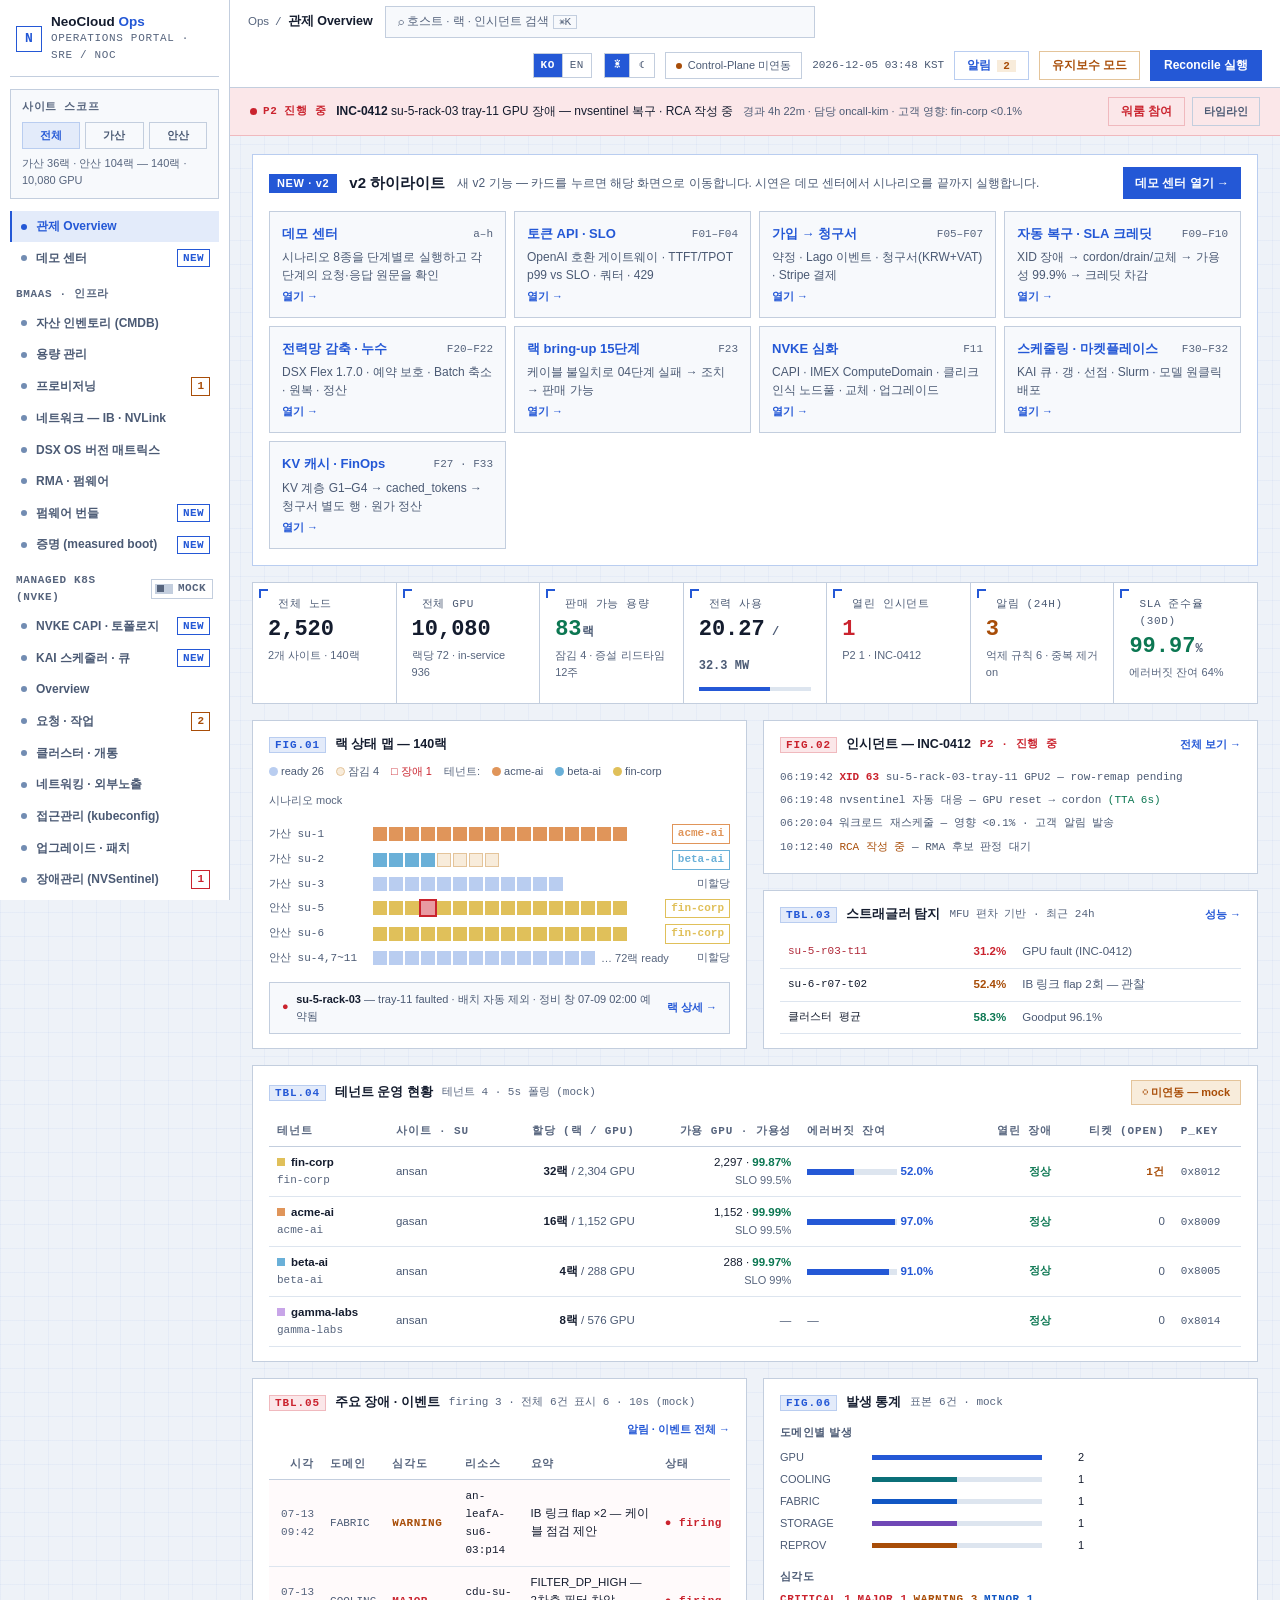
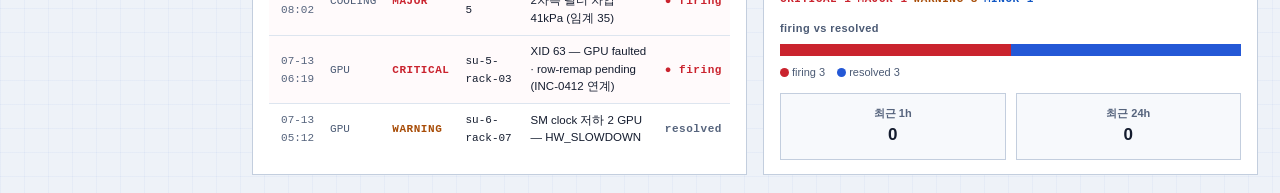
<file: ops/index.html>
<!DOCTYPE html>
<html lang="ko">
<head>
<meta charset="utf-8">
<meta http-equiv="Content-Security-Policy" content="default-src 'self'; script-src 'self' 'unsafe-inline'; style-src 'self' 'unsafe-inline'; img-src 'self' data: blob:; font-src 'self' data:; connect-src 'self' http://127.0.0.1:* http://localhost:* https:; frame-src 'self' https://grafana.neocloud.skt.com; object-src 'none'; base-uri 'self'; form-action 'self'">
<meta name="viewport" content="width=device-width, initial-scale=1">
<title>NeoCloud Ops — Operations Portal</title>
<link rel="icon" href="data:image/svg+xml,%3Csvg xmlns='http://www.w3.org/2000/svg' viewBox='0 0 16 16'%3E%3Crect width='16' height='16' rx='3' fill='%232e5a38'/%3E%3Ctext x='8' y='12' font-size='11' font-weight='bold' text-anchor='middle' fill='%23cfe8a0' font-family='sans-serif'%3EN%3C/text%3E%3C/svg%3E">
<link rel="stylesheet" href="../shared/tokens.css">
<link rel="stylesheet" href="../shared/shell.css">
<link rel="stylesheet" href="mk8s.css"><!-- Managed K8S 인라인 통합 (#mk8s-root 스코프) -->
<link rel="stylesheet" href="../shared/v2-design.css"><link rel="stylesheet" href="ops-viz.css"><link rel="stylesheet" href="../shared/blueprint.css"><!-- 주간(Blueprint) 디자인 레이어 — body[data-design="blueprint"] 스코프 -->
<style>
/* Ops 파생 토큰(--ready --fault --teal --fabA-* …)은 shared/tokens.css 로 이동 (두 테마) */
[data-screen]{max-width:1340px}
.lnk{color:var(--green);font-size:11px;font-weight:700;cursor:pointer;white-space:nowrap}
.rt{margin-left:auto;display:flex;gap:7px;align-items:center;flex-wrap:wrap}
.sub{background:var(--card-sub);border:1px solid var(--line);border-radius:8px;padding:11px 13px}
.sub.hl{border-color:var(--line2)}
.filters{display:flex;gap:8px;align-items:center;margin-bottom:16px;flex-wrap:wrap}
.chip{background:var(--card-sub);border:1px solid var(--line);border-radius:7px;padding:6px 12px;color:var(--soft);font-size:11.5px;cursor:pointer;white-space:nowrap}
.chip.dim{color:var(--muted2)}
.chip.on{background:var(--green);color:var(--on-green);border-color:var(--green);font-weight:700}
.scope-chip{flex:1;text-align:center;border:1px solid var(--line);border-radius:6px;padding:4px 0;color:var(--muted);font-size:11px;font-weight:700;cursor:pointer}
.scope-chip.act{background:var(--menu-act);border-color:var(--green-line);color:#fff}
.btn-cancel{background:none;color:var(--muted);border:1px solid var(--line);border-radius:7px;padding:7px 14px;font-size:12px;font-weight:700;cursor:pointer;font-family:inherit}
.btn-cancel:hover{color:#fff;border-color:var(--muted2)}
.btn[disabled]{opacity:.45;cursor:not-allowed}
/* 랙 맵 */
.rackrow{display:flex;align-items:center;gap:8px;padding:3px 0}
.rackrow .lb{font-family:Menlo,monospace;font-size:11px;color:var(--muted);width:96px;flex:none}
.rackrow .cells{display:flex;gap:2px;flex-wrap:wrap;align-items:center}
.cell{width:14px;height:14px;border-radius:3px;background:var(--track)}
.cell.a{background:var(--green)} .cell.r{background:var(--ready)}
.cell.l{background:var(--amber-bg);border:1px solid var(--amber-dim)}
.cell.f{background:var(--fault);outline:2px solid var(--red)}
.leg{display:inline-block;width:9px;height:9px;border-radius:2px;vertical-align:-1px}
/* 로그 / 타임라인 */
.log{font-family:Menlo,monospace;font-size:11px;color:var(--muted);line-height:2.1}
.log .ts{color:var(--muted2)}
/* 프로비저닝 스텝 */
.steps{display:flex;align-items:center;padding:0 4px;min-width:600px}
.step{display:flex;flex-direction:column;align-items:center;gap:5px;flex:none;width:62px}
.step .nd{width:14px;height:14px;border-radius:50%;background:var(--card-sub);border:2px solid var(--dot-off)}
.step .lb{font-size:11px;color:var(--muted2)}
.step.done .nd{background:var(--green);border-color:var(--green)}
.step.done .lb{color:var(--green-text);font-weight:700}
.step.cur .nd{background:var(--amber);border-color:var(--amber);box-shadow:0 0 0 4px rgba(232,198,106,.18)}
.step.cur .lb{color:var(--amber);font-weight:800}
.step-bar{flex:1;height:2px;background:var(--track);margin-bottom:18px}
.step-bar.done{background:var(--green)}
/* 알림 · 인시던트 카드 */
.acard{background:var(--card-sub);border:1px solid var(--line2);border-left:3px solid var(--red);border-radius:8px;padding:10px 13px;margin-bottom:8px}
.acard.warn{border-left-color:var(--amber)} .acard.info{border-left-color:var(--blue)}
.acard.ok{border-left-color:var(--resolved)}
.acard .hd{display:flex;gap:8px;align-items:center;flex-wrap:wrap}
.acard .sv{font-size:11px;font-weight:800;letter-spacing:.06em}
.acard .meta{color:var(--muted);font-size:11px;margin-top:3px}
.acard .tm{margin-left:auto;color:var(--muted2);font-size:11px}
/* Sanitization 진행 */
.sanseg{display:flex;gap:3px;margin-top:8px}
.sanseg span{flex:1;height:5px;border-radius:3px;background:var(--track)}
.sanseg span.d{background:var(--green)} .sanseg span.c{background:var(--amber)}
.sanlbl{display:flex;justify-content:space-between;color:var(--muted2);font-size:11px;margin-top:4px;font-family:Menlo,monospace}
/* 격리 검증 */
.iso{padding:5px 10px;border-radius:6px;background:var(--ok-bg);color:var(--green-text);font-size:11.5px;margin-bottom:4px}
.iso.w{background:var(--warn-bg);color:var(--amber)}
.iso.g{background:var(--ghost-bg);color:var(--red)}
/* GPU Fabric 다이어그램 */
.fab-wrap{background:var(--card-sub);border:1px solid var(--line);border-radius:8px;padding:14px;overflow-x:auto}
.fab-min{min-width:760px}
.fab-spines{display:flex;gap:8px;margin-bottom:6px}
.fab-spineA{flex:1;background:var(--fabA-bg);border:1px solid var(--fabA-line);border-radius:6px;padding:7px;text-align:center;color:var(--blue-text);font-size:11px;font-weight:700}
.fab-spineB{flex:1;background:var(--fabB-bg);border:1px solid var(--fabB-line);border-radius:6px;padding:7px;text-align:center;color:var(--purple-text);font-size:11px;font-weight:700}
.fab-links{display:grid;grid-template-columns:repeat(8,1fr);gap:8px;text-align:center;color:var(--dot-off);font-size:11px;margin-bottom:4px}
.fab-grid{display:grid;grid-template-columns:repeat(8,1fr);gap:8px}
.fab-su{text-align:center}
.fab-leaf{background:var(--leaf-bg);border:1px solid var(--line2);border-radius:4px;padding:3px 0;font-size:11px;color:var(--leaf-text)}
.fab-cells{display:grid;grid-template-columns:1fr 1fr;gap:2px;margin-top:4px}
.fab-cells span{height:13px;border-radius:2px;background:var(--track)}
.fab-su .cap{font-size:11px;color:var(--muted);margin-top:3px}
.fab-su.fin .fab-leaf{border-color:var(--green);color:var(--leaf-green)}
.fab-su.fin .fab-cells span{background:var(--green)}
.fab-su.fin .cap{color:var(--leaf-green)}
.fab-su.resv .fab-leaf{border-color:var(--amber-dim);color:var(--amber)}
.fab-su.resv .fab-cells span{background:var(--amber-dim)}
.fab-su.resv .cap{color:var(--amber)}
/* 스파크 박스 */
.spark{background:var(--card-sub);border:1px solid var(--line);border-radius:8px;padding:10px 12px}
.spark .hd{display:flex;justify-content:space-between;font-size:11px;margin-bottom:5px}
.spark .v{color:#fff;font-family:Menlo,monospace}
/* 전력 추이 스파크라인 축 라벨 (obs-rack) */
.spark-y{display:flex;flex-direction:column;justify-content:space-between;font-size:11px;color:var(--muted2);font-family:Menlo,monospace;text-align:right;min-width:52px;flex:none;padding:1px 0}
.spark-x{display:flex;justify-content:space-between;font-size:11px;color:var(--muted2);font-family:Menlo,monospace;margin-top:2px;padding-left:59px}
/* 테이블 내 진행바 · 시뮬 막대 */
.pb{display:inline-block;width:110px;height:6px;border-radius:3px;background:var(--track);vertical-align:middle}
.pb>span{display:block;height:100%;border-radius:3px;background:var(--green)}
.simrow{display:flex;align-items:center;gap:9px;font-size:11px;margin-bottom:7px;font-variant-numeric:tabular-nums}
.simrow .lb{width:110px;flex:none;color:var(--muted)}
.simrow .bar{flex:1;height:12px;border-radius:6px;background:var(--track);overflow:hidden;display:flex}
.simrow .bar>span{height:100%}
.simrow .val{width:52px;text-align:right;font-weight:700}
/* 상태 소스 칩 (텔레메트리) */
.srcchip{display:flex;align-items:center;gap:7px;background:var(--card);border:1px solid var(--line);border-radius:8px;padding:8px 14px;font-size:11.5px}
/* 캘린더 · 온보딩 행 */
.calrow{display:flex;gap:10px;align-items:center;font-size:11.5px;padding:3px 0}
.calrow .ts{font-family:Menlo,monospace;font-size:11px;color:var(--muted);width:96px;flex:none}
.tick-row{display:flex;gap:9px;align-items:center;font-size:11.5px;color:var(--muted);padding:3px 0}
.tick-row .ck{color:var(--green-text);font-weight:800}
/* 톱바 알림 배지 · 유지보수 모드 토글 */
.nbadge{display:inline-block;margin-left:6px;background:var(--amber-bg);color:var(--amber);border-radius:8px;padding:0 6px;font-size:11px;font-weight:800;font-family:Menlo,monospace}
#btn-maint-mode.solid{font-weight:800}
/* ── 통합 Observability (obs-*) ───────────────────────── */
/* 히트맵 셀 수치 — 채움색 위 대비 확보 (accent 채움은 on-accent, soft 채움은 강한 텍스트) */
.obs-hm .hc[style*="var(--green)"]{color:var(--on-accent)}
.obs-hm .hc[style*="var(--chart-1-soft)"]{color:var(--text-strong)}
/* .obs-src live/mock → shared/shell.css 단일 배지 시스템(.nc-badge/.src-badge) */
.obs-hmrow{display:flex;align-items:flex-start;gap:8px;padding:4px 0}
.obs-hmrow .lb{font-family:Menlo,monospace;font-size:11px;color:var(--muted);width:96px;flex:none;padding-top:4px}
.obs-hm{display:flex;gap:3px;flex-wrap:wrap;align-items:center}
.obs-hm .hc{width:20px;height:20px;border-radius:4px;background:var(--track);cursor:pointer;flex:none;position:relative;display:flex;align-items:center;justify-content:center;font-family:Menlo,monospace;font-size:6px;font-weight:800;letter-spacing:0}
.obs-hm .hc.th{outline:1px solid var(--amber)}
.obs-hm .hc.crit{outline:2px solid var(--red)}
.obs-hm .hc.sel{outline:2px solid #fff}
/* 랙 제어 상태 — OFF / cordon(사선) / power cap(하단 파란 보더) */
.obs-hm .hc.off{background:#1a212b;color:#5f6f82;outline:1px solid #2a3644}
.obs-hm .hc.off.sel{outline:2px solid #fff}
.obs-hm .hc.cord::after{content:"";position:absolute;inset:0;border-radius:4px;background:repeating-linear-gradient(45deg,transparent 0 3px,rgba(240,163,176,.45) 3px 5px);pointer-events:none}
.obs-hm .hc.capd{box-shadow:inset 0 -3px 0 var(--blue)}
/* 랙 제어 버튼 — 2단계 인라인 확인(armed) */
.obs-rcb{padding:6px 12px;font-size:11px}
.obs-rcb.armed{background:var(--amber);color:var(--on-warn);border-color:var(--amber);font-weight:800}
.btn-danger.obs-rcb.armed{background:var(--red);color:#2a0f15;border-color:var(--red)}
.obs-inp{background:var(--card-sub);border:1px solid var(--line);border-radius:7px;padding:6px 10px;color:#fff;font-size:11.5px;font-family:inherit;width:86px}
.obs-inp:focus{border-color:var(--border-strong)}
.cdu-grid{display:grid;grid-template-columns:repeat(auto-fill,minmax(320px,1fr));gap:12px;align-items:start}
.cdu-card{background:var(--card);border:1px solid var(--line);border-radius:10px;padding:13px 15px;cursor:pointer}
.cdu-card>div{align-items:center}
.cdu-card:hover{border-color:var(--muted2)}
.cdu-card.alarm{border-color:var(--amber-line)}
.cdu-card.leak{border-color:var(--red-line)}
.gauge{height:7px;border-radius:4px;background:var(--track);overflow:hidden;margin:8px 0 7px}
.gauge>i{display:block;height:100%;background:var(--green)}
.pumpchip{display:inline-block;width:max-content;flex:0 0 auto;line-height:1.5;border:1px solid var(--line);border-radius:5px;padding:1px 7px;font-size:11px;font-family:Menlo,monospace;color:var(--muted);white-space:nowrap}
.pumpchip.on{color:var(--green-text);border-color:var(--green-line)}
.pumpchip.stby{color:var(--muted2)}
.pumpchip.bad{color:var(--red);border-color:var(--red-line)}
.obs-dcard{background:var(--card);border:1px solid var(--line);border-radius:10px;padding:14px 16px;cursor:pointer}
.obs-dcard:hover{border-color:var(--muted2)}
/* obs-gpu 가독성 개선 — util 바 · 온도 칩 · 히스토그램 · 상태 분해 */
.ubar{display:inline-flex;align-items:center;gap:6px;min-width:104px;width:100%}
.ubar>i{flex:1;height:5px;border-radius:3px;background:var(--track);overflow:hidden;display:block;min-width:56px}
.ubar>i>b{display:block;height:100%;border-radius:3px}
.ubar>em{font-style:normal;font-variant-numeric:tabular-nums;font-size:11px;width:34px;text-align:right;color:var(--soft)}
.tchip{font-variant-numeric:tabular-nums;font-weight:700}
.sevtag{font-size:11px;font-weight:800;letter-spacing:.06em;white-space:nowrap}
.hist{display:flex;align-items:flex-end;gap:2px;height:50px;margin-top:4px}
.hist>i{flex:1;background:var(--ready);border-radius:2px 2px 0 0;min-height:2px}
.hist>i.hot{background:var(--amber-dim)}
.hist-x{display:flex;justify-content:space-between;color:var(--muted2);font-size:11px;font-family:Menlo,monospace;margin-top:3px}
.statebar{display:flex;height:12px;border-radius:6px;overflow:hidden;background:var(--track);margin:6px 0 8px}
.statebar>i{display:block;height:100%}
/* GPU 패브릭 토폴로지 (obs-fabtopo) */
.ft-site{background:#0d141d;border:1px solid var(--line);border-radius:9px;padding:12px 14px;margin-bottom:12px}
.ft-sp{font-family:Menlo,monospace;font-size:11px;padding:2px 8px;border-radius:4px;background:var(--fabA-bg);color:var(--info-text);border:1px solid var(--fabA-line)}
.ft-sp.b{background:#241b3a;color:var(--purple-text);border-color:#463366}
.ft-sp.watch{outline:1px dashed var(--amber)}
.ft-sp.warn{outline:2px solid var(--amber)}.ft-sp.crit{outline:2px solid var(--red)}
.ft-sp[data-obs-ftsw],.ftc[data-obs-ftsw],.ft-sp[data-obs-ftsw-mock],.ftc[data-obs-ftsw-mock]{cursor:pointer}
.nq-swchip{font-family:Menlo,monospace;font-size:11px;padding:2px 7px;border-radius:4px;background:var(--card-sub);border:1px solid var(--line);color:var(--muted);cursor:pointer}
.nq-swchip:hover{border-color:var(--muted2)}
.nq-swchip.warn{border-color:var(--amber);color:var(--amber)}
.nq-swchip.crit{border-color:var(--red);color:var(--red)}
.ftc{width:13px;height:13px;border-radius:3px;display:inline-block;background:var(--info-bg)}
.ftc.b{background:#2a2140}
.ftc.warn{outline:2px solid var(--amber)}.ftc.watch{outline:1px dashed var(--amber)}.ftc.crit{outline:2px solid var(--red)}
.ft-su{display:flex;align-items:center;gap:8px;padding:2.5px 0}
.ft-su .lb{font-family:Menlo,monospace;font-size:11px;color:var(--muted);width:56px;flex:none}
.ft-su .cells{display:flex;gap:2px;flex-wrap:wrap;align-items:center}
/* 크로스 상관 체인 */
.chain{display:flex;flex-wrap:wrap;gap:6px;align-items:stretch}
.chain .stg{flex:1 1 150px;min-width:150px;background:#0d141d;border:1px solid var(--line);border-radius:8px;padding:9px 11px}
.chain .stg .d{font-size:11px;font-weight:800;letter-spacing:.06em}
.chain .stg .m{color:#fff;font-size:11.5px;font-weight:700;margin-top:2px}
.chain .stg .v{font-size:11px;color:var(--soft);font-variant-numeric:tabular-nums}
.chain .stg .s{color:var(--muted2);font-size:11px;margin-top:3px;line-height:1.5}
.chain .arr{align-self:center;color:var(--muted2);flex:none}
.evrow{display:flex;align-items:center;gap:8px;font-size:11px;color:var(--muted);padding:2.5px 0}
.evrow .lb{width:190px;flex:none}
.evrow i{flex:1;height:5px;border-radius:3px;background:var(--track);overflow:hidden;display:block;max-width:170px}
.evrow i b{display:block;height:100%;background:var(--amber);border-radius:3px}
.evrow em{font-style:normal;font-variant-numeric:tabular-nums;color:var(--soft);width:34px;text-align:right}
/* 트레이 수명주기 (obs-trayops) — 단계 스텝퍼 (done green · running amber · pending muted · skipped 점선) */
.to-steps{display:inline-flex;align-items:center;gap:4px;flex-wrap:wrap}
.to-step{display:inline-flex;align-items:center;gap:5px;font-size:11px;color:var(--muted2);white-space:nowrap;font-family:Menlo,monospace}
.to-step .nd{width:9px;height:9px;border-radius:50%;background:var(--card-sub);border:1.5px solid var(--dot-off);flex:none}
.to-step.done{color:var(--green-text)} .to-step.done .nd{background:var(--green);border-color:var(--green)}
.to-step.run{color:var(--amber);font-weight:800} .to-step.run .nd{background:var(--amber);border-color:var(--amber);box-shadow:0 0 0 3px rgba(232,198,106,.18)}
.to-step.skip{color:var(--muted2)} .to-step.skip .nd{background:transparent;border:1.5px dashed var(--muted2)}
.to-bar{width:14px;height:2px;background:var(--track);flex:none}
.to-bar.done{background:var(--green)}
/* 관제 Overview — 랙 상태 맵 twin 오버레이 (OFF · cordon · fault · throttle) */
.cell{position:relative;display:inline-flex;align-items:center;justify-content:center}
.cell.off{background:#1a212b !important;outline:1px solid #2a3644;color:#5f6f82;font-family:Menlo,monospace;font-size:5.5px;font-weight:800;letter-spacing:0}
.cell.cordon::after{content:"";position:absolute;inset:0;border-radius:3px;background:repeating-linear-gradient(45deg,transparent 0 2px,rgba(240,163,176,.5) 2px 4px);pointer-events:none}
.cell.crit{outline:2px solid var(--red)}
.cell.throt{outline:1px solid var(--amber)}
/* 테넌트 하이라이트 연동 (테넌트 패널 ↔ 랙맵) — 오버레이 outline과 겹치지 않게 box-shadow */
.cell.thl{box-shadow:0 0 0 2px #fff,0 0 6px 1px rgba(255,255,255,.5);z-index:3}
#ov-tenants tr.thl td{background:rgba(255,255,255,.07)}
#ov-tenants tr[data-tenant]{cursor:pointer}
.rackrow[data-su-tenant]{border-radius:5px}
.rackrow.thl{background:rgba(255,255,255,.05)}
/* SU행 테넌트 칩 — 셀 그리드 오른쪽에 배치 (색-이름 연결) */
.rackrow{flex-wrap:wrap}
.rackrow .cells{flex:1 1 auto;min-width:0}
.rk-tenants{display:flex;gap:4px;flex-wrap:wrap;align-items:center;margin-left:auto;padding-left:10px;flex:none}
.rk-ten{display:inline-block;font-size:11px;font-weight:700;font-family:Menlo,monospace;border:1px solid;border-radius:4px;padding:0 5px;line-height:1.6;cursor:default}
.rk-unalloc{font-size:11px;color:var(--muted2);font-family:Menlo,monospace}
/* 부분 Off (일부 트레이 전원 차단) — 셀 하단 절반 회색 (overview .cell · obs-rack .hc 공용) */
.cell.part::before{content:"";position:absolute;left:0;right:0;bottom:0;height:50%;background:#1a212b;opacity:.92;border-radius:0 0 3px 3px;border-top:1px solid #2a3644;pointer-events:none}
.obs-hm .hc.part::before{content:"";position:absolute;left:0;right:0;bottom:0;height:50%;background:#1a212b;opacity:.92;border-radius:0 0 4px 4px;border-top:1px solid #2a3644;pointer-events:none}
/* 관제 Overview — 주요 장애·이벤트 알람 뷰 */
#ov-faults tr.firing td{background:rgba(240,163,176,.05)}
#ov-faults tr{cursor:pointer}
/* ── Managed K8S 그룹 (portal-mockup 통합 · 통합 OBSERVABILITY 아래 목업 그룹)
     항목은 표준 .mi 그대로 사용 — 활성(.act)·dot·배지 등 타 메뉴와 동일 ── */
.mk8s-sub{margin:1px 0 3px}
section[data-screen="mk8s"]{margin:0}
/* ── Managed K8S Mock/Live 토글 — 그룹 헤더 우측 스위치+모드 뱃지 ── */
.mk8s-mode{margin-left:auto;display:inline-flex;align-items:center;gap:5px;background:none;
  border:1px solid var(--line);border-radius:9px;padding:1px 6px 1px 3px;cursor:pointer;
  font:inherit;color:inherit;line-height:1.4}
.mk8s-mode .sw{width:18px;height:10px;border-radius:5px;background:var(--line);position:relative;
  display:inline-block;transition:background .15s}
.mk8s-mode .sw .knob{position:absolute;top:1.5px;left:2px;width:7px;height:7px;border-radius:50%;
  background:var(--muted2);transition:left .15s,background .15s}
.mk8s-mode .bd-txt{font-size:11px;font-weight:700;letter-spacing:.4px;color:var(--muted2)}
.mk8s-mode.live{border-color:var(--green)}
.mk8s-mode.live .sw{background:var(--green-bg,rgba(74,222,128,.22))}
.mk8s-mode.live .sw .knob{left:9px;background:var(--green);box-shadow:0 0 6px var(--green)}
.mk8s-mode.live .bd-txt{color:var(--green-text,var(--green))}
</style>
</head>
<body>
<script src="../shared/design-mode.js"></script>
<script src="../shared/i18n-dict.js"></script>
<script src="../shared/i18n-ops.js"></script>
<script src="../shared/i18n-design.js"></script>
<script src="../shared/i18n.js"></script><!-- 주간/야간 디자인 모드 — 첫 페인트 전 적용 -->
<a class="skip-link" href="#nc-main">본문으로 건너뛰기</a>
<div class="app">

  <!-- ══ 사이드바 ══ -->
  <aside class="sb" id="nc-sidebar" aria-label="메뉴">
    <div class="sb-brand">
      <span class="lg">N</span>
      <div>
        <div class="t">NeoCloud <span style="color:var(--green)">Ops</span></div>
        <div class="s">OPERATIONS PORTAL · SRE / NOC</div>
      </div>
    </div>
    <div class="sb-scope">
      <div class="k">사이트 스코프</div>
      <div style="display:flex;gap:5px;margin-top:6px">
        <span class="scope-chip act" data-scope="all">전체</span>
        <span class="scope-chip" data-scope="gasan">가산</span>
        <span class="scope-chip" data-scope="ansan">안산</span>
      </div>
      <div style="color:var(--muted2);font-size:11px;margin-top:6px" class="tabnum">가산 36랙 · 안산 104랙 — 140랙 · 10,080 GPU</div>
    </div>
    <nav aria-label="주 메뉴">
      <a class="mi" href="#/overview" data-route="overview"><span class="dot"></span>관제 Overview</a>
      <a class="mi" href="#/demo-center" data-route="demo-center"><span class="dot"></span>데모 센터 <span class="bd new" title="v2 신규 기능">NEW</span></a>
      <div class="sb-grp">BMaaS · 인프라</div>
      <a class="mi" href="#/assets" data-route="assets"><span class="dot"></span>자산 인벤토리 (CMDB)</a>
      <a class="mi" href="#/capacity" data-route="capacity"><span class="dot"></span>용량 관리</a>
      <a class="mi" href="#/provisioning" data-route="provisioning"><span class="dot"></span>프로비저닝 <span class="bd amber" id="bd-prov">1</span></a>
      <a class="mi" href="#/network" data-route="network"><span class="dot"></span>네트워크 — IB · NVLink</a>
      <a class="mi" href="#/dsx-versions" data-route="dsx-versions"><span class="dot"></span>DSX OS 버전 매트릭스</a>
      <a class="mi" href="#/dsx-rma" data-route="dsx-rma"><span class="dot"></span>RMA · 펌웨어</a>
      <a class="mi" href="#/p2-firmware" data-route="p2-firmware"><span class="dot"></span>펌웨어 번들 <span class="bd new" title="v2 신규 기능">NEW</span></a>
      <a class="mi" href="#/p2-attest" data-route="p2-attest"><span class="dot"></span>증명 (measured boot) <span class="bd new" title="v2 신규 기능">NEW</span></a>
      <!-- Managed K8S — portal-mockup 통합 (독립 그룹 · 목업 프리뷰) -->
      <div class="sb-grp" style="display:flex;align-items:center;gap:6px">Managed K8s (NVKE)
        <button id="mk8s-mode-btn" class="mk8s-mode" type="button"
          title="Managed K8S 데이터 소스 — 라이브 우선(NOCP :8000) · 실패 시에만 MOCK 표시 · 클릭으로 수동 전환">
          <span class="sw"><span class="knob"></span></span><span class="bd-txt">…</span>
        </button></div>
      <a class="mi" href="#/nvke-capi" data-route="nvke-capi"><span class="dot"></span>NVKE CAPI · 토폴로지 <span class="bd new" title="v2 신규 기능">NEW</span></a>
      <a class="mi" href="#/nvke-sched" data-route="nvke-sched"><span class="dot"></span>KAI 스케줄러 · 큐 <span class="bd new" title="v2 신규 기능">NEW</span></a>
      <div id="mk8s-sub" class="mk8s-sub">
        <a class="mi" href="#/mk8s?v=overview"   data-mk8s-v="overview"><span class="dot"></span>Overview</a>
        <a class="mi" href="#/mk8s?v=workflow"   data-mk8s-v="workflow"><span class="dot"></span>요청 · 작업 <span class="bd amber">2</span></a>
        <a class="mi" href="#/mk8s?v=clusters"   data-mk8s-v="clusters"><span class="dot"></span>클러스터 · 개통</a>
        <a class="mi" href="#/mk8s?v=networking" data-mk8s-v="networking"><span class="dot"></span>네트워킹 · 외부노출</a>
        <a class="mi" href="#/mk8s?v=access"     data-mk8s-v="access"><span class="dot"></span>접근관리 (kubeconfig)</a>
        <a class="mi" href="#/mk8s?v=upgrade"    data-mk8s-v="upgrade"><span class="dot"></span>업그레이드 · 패치</a>
        <a class="mi" href="#/mk8s?v=sentinel"   data-mk8s-v="sentinel"><span class="dot"></span>장애관리 (NVSentinel) <span class="bd red">1</span></a>
        <a class="mi" href="#/mk8s?v=storage"    data-mk8s-v="storage"><span class="dot"></span>스토리지 (GDS)</a>
        <a class="mi" href="#/mk8s?v=monitoring" data-mk8s-v="monitoring"><span class="dot"></span>모니터링 (K8s · GPU/랙)</a>
        <a class="mi" href="#/mk8s?v=settings"   data-mk8s-v="settings"><span class="dot"></span>설정 (Day0)</a>
      </div>
      <div class="sb-grp">Token API</div>
      <a class="mi" href="#/v2-token" data-route="v2-token"><span class="dot"></span>토큰 · 쿼터 · SLO <span class="bd new" title="v2 신규 기능">NEW</span></a>
      <div class="sb-grp">계정 · 계약 · 청구</div>
      <a class="mi" href="#/v2-accounts" data-route="v2-accounts"><span class="dot"></span>가입 · SLA 예외 <span class="bd new" title="v2 신규 기능">NEW</span></a>
      <a class="mi" href="#/v2-billing" data-route="v2-billing"><span class="dot"></span>청구 실행 <span class="bd new" title="v2 신규 기능">NEW</span></a>
      <a class="mi" href="#/dsx-metering" data-route="dsx-metering"><span class="dot"></span>미터링 · 격리</a>
      <a class="mi" href="#/p2-finops" data-route="p2-finops"><span class="dot"></span>FinOps 원가 · 정산 <span class="bd new" title="v2 신규 기능">NEW</span></a>
      <div class="sb-grp">운영 — OOB · 전력 · 전력망 · 복구 · bring-up</div>
      <a class="mi" href="#/dsx-oob" data-route="dsx-oob"><span class="dot"></span>OOB 모니터링</a>
      <a class="mi" href="#/power" data-route="power"><span class="dot"></span>전력 · 환경 (DCIM)</a>
      <a class="mi" href="#/dsx-power" data-route="dsx-power"><span class="dot"></span>MaxLPS 전력</a>
      <a class="mi" href="#/p2-grid" data-route="p2-grid"><span class="dot"></span>그리드 이벤트 · 감축 <span class="bd new" title="v2 신규 기능">NEW</span></a>
      <a class="mi" href="#/v2-recovery" data-route="v2-recovery"><span class="dot"></span>자동 복구 <span class="bd new" title="v2 신규 기능">NEW</span></a>
      <a class="mi" href="#/bringup" data-route="bringup"><span class="dot"></span>랙 bring-up (15단계) <span class="bd new" title="v2 신규 기능">NEW</span></a>
      <a class="mi" href="#/p2-pipeline" data-route="p2-pipeline"><span class="dot"></span>bring-up 파이프라인 <span class="bd new" title="v2 신규 기능">NEW</span></a>
      <div class="sb-grp">관측 · 대응</div>
      <a class="mi" href="#/telemetry" data-route="telemetry"><span class="dot"></span>텔레메트리</a>
      <a class="mi" href="#/incidents" data-route="incidents"><span class="dot"></span>인시던트 <span class="bd red" id="bd-inc">1</span></a>
      <a class="mi" href="#/performance" data-route="performance"><span class="dot"></span>성능 — SLA · MFU</a>
      <a class="mi" href="#/p2-notices" data-route="p2-notices"><span class="dot"></span>상태 페이지 공지 <span class="bd new" title="v2 신규 기능">NEW</span></a>
      <div class="sb-grp">통합 OBSERVABILITY</div>
      <a class="mi" href="#/obs-overview" data-route="obs-overview"><span class="dot"></span>종합 상황판</a>
      <a class="mi" href="#/obs-gpu" data-route="obs-gpu"><span class="dot"></span>GPU · 컴퓨트 (DCGM)</a>
      <a class="mi" href="#/obs-fabtopo" data-route="obs-fabtopo"><span class="dot"></span>GPU 패브릭 (UFM)</a>
      <a class="mi" href="#/obs-rack" data-route="obs-rack"><span class="dot"></span>랙 · 전력 (DCIM)</a>
      <a class="mi" href="#/obs-dlc" data-route="obs-dlc"><span class="dot"></span>냉각 · DLC (Dell PowerCool CDU)</a>
      <a class="mi" href="#/obs-fabric" data-route="obs-fabric"><span class="dot"></span>크로스 상관 (RCA)</a>
      <a class="mi" href="#/obs-slo" data-route="obs-slo"><span class="dot"></span>SLA · Error Budget</a>
      <a class="mi" href="#/obs-alerts" data-route="obs-alerts"><span class="dot"></span>알림 · 이벤트 <span class="bd amber" id="bd-obs-alerts" style="display:none">0</span></a>
      <a class="mi" href="#/obs-trayops" data-route="obs-trayops"><span class="dot"></span>트레이 수명주기</a>
      <a class="mi" href="#/p2-metrics" data-route="p2-metrics"><span class="dot"></span>관측 지표 (Prometheus) <span class="bd new" title="v2 신규 기능">NEW</span></a>
      <div class="sb-grp">거버넌스</div>
      <a class="mi" href="#/security" data-route="security"><span class="dot"></span>보안 운영 · Sanitization <span class="bd amber">2</span></a>
      <a class="mi" href="#/change" data-route="change"><span class="dot"></span>변경 · 유지보수 (CAB)</a>
      <a class="mi" href="#/orchestration" data-route="orchestration"><span class="dot"></span>오케스트레이션 <span class="bd p2">P2</span></a>
    </nav>
    <div style="margin-top:auto">
      <div style="display:flex;align-items:center;gap:8px;padding:8px 6px">
        <span class="dot green" style="width:6px;height:6px"></span>
        <span style="color:var(--green-text);font-size:11px;font-weight:700">텔레메트리 스트림 정상 · 4s</span>
      </div>
      <div class="sb-user">
        <span class="av" style="background:var(--amber-bg);color:var(--amber)">OC</span>
        <div style="min-width:0">
          <div class="nm">oncall-kim</div>
          <div class="rl">SRE · 온콜 교대 09:00 – 18:00</div>
        </div>
      </div>
    </div>
  </aside>

  <!-- ══ 본문 ══ -->
  <div class="main">
    <div class="topbar">
      <h1 class="crumb" style="font-size:12.5px"><span style="color:var(--muted2);font-size:11.5px;font-weight:400">Ops</span><span class="sep">/</span><span class="cur">관제 Overview</span></h1>
      <span class="search"><span class="mono">⌕</span> 호스트 · 랙 · 인시던트 검색 <span class="mono" style="border:1px solid var(--line);border-radius:4px;padding:0 5px;font-size:11px">⌘K</span></span>
      <div class="tb-right">
        <span class="mono tabnum" id="tb-clock" style="color:var(--muted);font-size:11px">—</span>
        <button class="btn-ghost" data-notif title="알림 · 이벤트 드롭다운">알림<span id="notif-badge" class="nbadge" style="display:none">0</span></button>
        <button class="btn-warn" id="btn-maint-mode" data-act="maint-mode" title="콘솔 정책 레이어 토글 — 신규 프로비저닝 승인 보류 권고">유지보수 모드</button>
        <button class="btn" data-open="reconcile">Reconcile 실행</button>
      </div>
    </div>

    <!-- 유지보수 모드 배너 — 콘솔 정책 레이어 (nocp 글로벌 모드 API 없음 · localStorage 유지) -->
    <div id="maint-banner" class="strip" style="display:none;background:var(--warn-bg);border-bottom:1px solid var(--amber-line)">
      <span class="st amber" style="display:flex;align-items:center;gap:6px"><span class="dot amber"></span>유지보수 모드</span>
      <span style="font-size:12px;color:var(--amber)"><b>신규 프로비저닝 승인 보류 권고</b> · ON <span class="mono tabnum" id="maint-since">—</span></span>
      <span style="color:var(--muted);font-size:11px">콘솔 정책 레이어 — nocp 글로벌 모드 API 없음 · 승인 시 경고 확인 1단계 추가</span>
      <button class="btn-cancel" style="margin-left:auto;padding:4px 11px;font-size:11px;flex:none" data-act="maint-mode">해제</button>
    </div>

    <!-- P2 인시던트 스트립 (overview 상단 · 클릭 시 인시던트로 이동) -->
    <div class="strip p2" id="p2strip" data-nav="incidents" style="cursor:pointer">
      <span class="st red" style="display:flex;align-items:center;gap:6px"><span class="dot red"></span>P2 진행 중</span>
      <span style="font-size:12px"><b>INC-0412</b> su-5-rack-03 tray-11 GPU 장애 — nvsentinel 복구 · RCA 작성 중</span>
      <span style="color:var(--muted);font-size:11px">경과 4h 22m · 담당 oncall-kim · 고객 영향: fin-corp &lt;0.1%</span>
      <span style="margin-left:auto;display:flex;gap:7px">
        <button class="btn-danger" data-open="warroom">워룸 참여</button>
        <button class="btn-cancel" style="padding:4px 11px;font-size:11px" data-nav="incidents">타임라인</button>
      </span>
    </div>

    <main class="content" id="nc-main" tabindex="-1">

      <!-- ════════ ① 관제 Overview ════════ -->
      <section data-screen="overview">
        <!-- v2 하이라이트 (design-core · shared/v2-design.css) -->
        <section class="v2hl" id="v2hl-ops" aria-labelledby="v2hl-ops-h">
          <div class="v2hl-h"><span class="v2hl-tag">NEW · v2</span><h2 id="v2hl-ops-h">v2 하이라이트</h2><p>새 v2 기능 — 카드를 누르면 해당 화면으로 이동합니다. 시연은 데모 센터에서 시나리오를 끝까지 실행합니다.</p><a class="v2hl-cta" href="#/demo-center">데모 센터 열기 →</a></div>
          <ul class="v2hl-grid">
          <li><a class="v2hl-card" href="#/demo-center"><span class="v2hl-top"><span class="v2hl-t">데모 센터</span><span class="v2hl-f">a–h</span></span><span class="v2hl-d">시나리오 8종을 단계별로 실행하고 각 단계의 요청·응답 원문을 확인</span><span class="v2hl-go">열기 →</span></a></li>
          <li><a class="v2hl-card" href="#/v2-token"><span class="v2hl-top"><span class="v2hl-t">토큰 API · SLO</span><span class="v2hl-f">F01–F04</span></span><span class="v2hl-d">OpenAI 호환 게이트웨이 · TTFT/TPOT p99 vs SLO · 쿼터 · 429</span><span class="v2hl-go">열기 →</span></a></li>
          <li><a class="v2hl-card" href="#/v2-billing"><span class="v2hl-top"><span class="v2hl-t">가입 → 청구서</span><span class="v2hl-f">F05–F07</span></span><span class="v2hl-d">약정 · Lago 이벤트 · 청구서(KRW+VAT) · Stripe 결제</span><span class="v2hl-go">열기 →</span></a></li>
          <li><a class="v2hl-card" href="#/v2-recovery"><span class="v2hl-top"><span class="v2hl-t">자동 복구 · SLA 크레딧</span><span class="v2hl-f">F09–F10</span></span><span class="v2hl-d">XID 장애 → cordon/drain/교체 → 가용성 99.9% → 크레딧 차감</span><span class="v2hl-go">열기 →</span></a></li>
          <li><a class="v2hl-card" href="#/p2-grid"><span class="v2hl-top"><span class="v2hl-t">전력망 감축 · 누수</span><span class="v2hl-f">F20–F22</span></span><span class="v2hl-d">DSX Flex 1.7.0 · 예약 보호 · Batch 축소 · 원복 · 정산</span><span class="v2hl-go">열기 →</span></a></li>
          <li><a class="v2hl-card" href="#/bringup"><span class="v2hl-top"><span class="v2hl-t">랙 bring-up 15단계</span><span class="v2hl-f">F23</span></span><span class="v2hl-d">케이블 불일치로 04단계 실패 → 조치 → 판매 가능</span><span class="v2hl-go">열기 →</span></a></li>
          <li><a class="v2hl-card" href="#/nvke-capi"><span class="v2hl-top"><span class="v2hl-t">NVKE 심화</span><span class="v2hl-f">F11</span></span><span class="v2hl-d">CAPI · IMEX ComputeDomain · 클리크 인식 노드풀 · 교체 · 업그레이드</span><span class="v2hl-go">열기 →</span></a></li>
          <li><a class="v2hl-card" href="#/nvke-sched"><span class="v2hl-top"><span class="v2hl-t">스케줄링 · 마켓플레이스</span><span class="v2hl-f">F30–F32</span></span><span class="v2hl-d">KAI 큐 · 갱 · 선점 · Slurm · 모델 원클릭 배포</span><span class="v2hl-go">열기 →</span></a></li>
          <li><a class="v2hl-card" href="#/p2-finops"><span class="v2hl-top"><span class="v2hl-t">KV 캐시 · FinOps</span><span class="v2hl-f">F27 · F33</span></span><span class="v2hl-d">KV 계층 G1–G4 → cached_tokens → 청구서 별도 행 · 원가 정산</span><span class="v2hl-go">열기 →</span></a></li>
          </ul>
        </section>
        <div class="kpi-band" id="ov-kpi"></div>
        <div id="ov-reconcile" style="display:none"></div>
        <div class="grid">
          <div class="panel" style="margin-bottom:0">
            <div class="ph"><span class="tick"></span><span class="t" id="rackmap-title">랙 상태 맵 — 140랙</span>
              <span class="rt" id="rackmap-leg" style="gap:12px;font-size:11px;color:var(--muted)">
                <span><span class="leg" style="background:var(--green)"></span> 할당 52</span>
                <span><span class="leg" style="background:var(--ready)"></span> ready 83</span>
                <span><span class="leg" style="background:var(--amber-bg);border:1px solid var(--amber-dim)"></span> 잠김 4</span>
                <span><span class="leg" style="background:var(--fault)"></span> 장애 1</span>
              </span>
            </div>
            <div id="rackmap"></div>
            <div style="display:flex;gap:7px;align-items:center;margin-top:12px;background:var(--strip);border:1px solid var(--line);border-radius:7px;padding:8px 12px;font-size:11px;color:var(--muted)">
              <span class="st red">●</span>
              <span id="ov-rack-note"><b style="color:var(--soft)">su-5-rack-03</b> — tray-11 faulted · 배치 자동 제외 · 정비 창 07-09 02:00 예약됨</span>
              <span class="lnk" style="margin-left:auto;flex:none" data-nav="assets">랙 상세 →</span>
            </div>
          </div>
          <div>
            <div class="panel">
              <div class="ph"><span class="tick red"></span><span class="t" id="ov-inc-title">인시던트 — INC-0412</span><span class="st red" id="ov-inc-st">P2 · 진행 중</span><span class="lnk" style="margin-left:auto" data-nav="incidents">전체 보기 →</span></div>
              <div class="log" id="ov-inc-log">
                <div><span class="ts">06:19:42</span> <b style="color:var(--red)">XID 63</b> su-5-rack-03-tray-11 GPU2 — row-remap pending</div>
                <div><span class="ts">06:19:48</span> nvsentinel 자동 대응 — GPU reset → cordon <span style="color:var(--green-text)">(TTA 6s)</span></div>
                <div><span class="ts">06:20:04</span> 워크로드 재스케줄 — 영향 &lt;0.1% · 고객 알림 발송</div>
                <div><span class="ts">10:12:40</span> <span style="color:var(--amber)">RCA 작성 중</span> — RMA 후보 판정 대기</div>
              </div>
            </div>
            <div class="panel" style="margin-bottom:0">
              <div class="ph"><span class="tick"></span><span class="t">스트래글러 탐지</span><span class="c">MFU 편차 기반 · 최근 24h</span><span class="lnk" style="margin-left:auto" data-nav="performance">성능 →</span></div>
              <table class="tbl"><tbody>
                <tr id="ov-strag-1"><td class="id" style="color:var(--pink-soft)">su-5-r03-t11</td><td class="num" style="color:var(--red);font-weight:700">31.2%</td><td style="color:var(--muted)">GPU fault (INC-0412)</td></tr>
                <tr><td class="id">su-6-r07-t02</td><td class="num" style="color:var(--amber);font-weight:700">52.4%</td><td style="color:var(--muted)">IB 링크 flap 2회 — 관찰</td></tr>
                <tr><td class="id">클러스터 평균</td><td class="num" style="color:var(--green-text);font-weight:700">58.3%</td><td style="color:var(--muted)">Goodput 96.1%</td></tr>
              </tbody></table>
            </div>
          </div>
        </div>

        <!-- 테넌트 운영 현황 — NOCP fabric·tickets + twin slo·alerts 병합 (5s 폴링) -->
        <div class="panel" style="margin-top:16px">
          <div class="ph"><span class="tick"></span><span class="t">테넌트 운영 현황</span>
            <span class="c" id="ov-ten-c">수집 중…</span>
            <span class="obs-src src-badge mock" role="status" id="obs-src-ov-tenants" style="margin-left:auto">◌ 수집 중…</span>
          </div>
          <div style="overflow-x:auto"><table class="tbl">
            <thead><tr><th>테넌트</th><th>사이트 · SU</th><th class="num">할당 (랙 / GPU)</th><th class="num">가용 GPU · 가용성</th><th>에러버짓 잔여</th><th class="num">열린 장애</th><th class="num">티켓 (open)</th><th>P_Key</th></tr></thead>
            <tbody id="ov-tenants"><tr><td colspan="8" style="color:var(--muted)">수집 중…</td></tr></tbody>
          </table></div>
        </div>

        <!-- 주요 장애 · 이벤트 + 발생 통계 — NOCP emu/faults 전 도메인 피드 (10s 폴링) -->
        <div class="grid">
          <div class="panel" style="margin-bottom:0">
            <div class="ph"><span class="tick red"></span><span class="t">주요 장애 · 이벤트</span>
              <span class="c" id="ov-faults-c">emu/faults 전 도메인 피드 · 10s</span>
              <span class="lnk" style="margin-left:auto" data-nav="obs-alerts">알림 · 이벤트 전체 →</span>
            </div>
            <div style="overflow-x:auto;max-height:300px;overflow-y:auto"><table class="tbl">
              <thead><tr><th class="num">시각</th><th>도메인</th><th>심각도</th><th>리소스</th><th>요약</th><th>상태</th></tr></thead>
              <tbody id="ov-faults"><tr><td colspan="6" style="color:var(--muted)">수집 중…</td></tr></tbody>
            </table></div>
          </div>
          <div class="panel" style="margin-bottom:0">
            <div class="ph"><span class="tick"></span><span class="t">발생 통계</span><span class="c" id="ov-fstats-c">같은 피드 기준</span></div>
            <div id="ov-fstats"><div style="color:var(--muted);font-size:12px">수집 중…</div></div>
          </div>
        </div>
      </section>

      <!-- ════════ ② 자산 인벤토리 (CMDB) ════════ -->
      <section data-screen="assets">
        <div class="filters">
          <select id="af-site" class="chip" style="appearance:auto;cursor:pointer">
            <option value="">사이트: 전체</option><option value="가산">가산</option><option value="안산">안산</option>
          </select>
          <select id="af-su" class="chip" style="appearance:auto;cursor:pointer" title="사이트 선택 시 해당 사이트 SU만 표시">
            <option value="">SU: 전체</option>
          </select>
          <select id="af-state" class="chip" style="appearance:auto;cursor:pointer">
            <option value="">상태: 전체</option><option value="allocated">allocated</option><option value="pool_ready">pool_ready</option><option value="maintenance">maintenance</option><option value="faulted">faulted</option>
          </select>
          <input id="af-q" class="chip" style="flex:1;max-width:300px;cursor:text" placeholder="랙 · 트레이 · 호스트 · 테넌트 검색 (부분일치)">
          <span class="rt">
            <button class="btn-ghost" data-open="export_csv">CSV 내보내기</button>
            <button class="btn" style="padding:6px 12px;font-size:11.5px" data-open="asset_new">+ 자산 등록</button>
          </span>
        </div>
        <div class="kpi-band" id="assets-kpi">
          <div class="kpi"><div class="k">총 자산</div><div class="v">5,428</div><div class="s">2개 사이트</div></div>
          <div class="kpi"><div class="k">NVL72 랙</div><div class="v">140</div><div class="s">트레이 2,520 · GPU 10,080</div></div>
          <div class="kpi"><div class="k">스위치 (IB·Conv)</div><div class="v">184</div><div class="s">Quantum XDR · Spectrum</div></div>
          <div class="kpi"><div class="k">DPU</div><div class="v">2,520</div><div class="s">BlueField B4240V</div></div>
          <div class="kpi"><div class="k">RMA 진행</div><div class="v amber">3</div><div class="s">트레이 1 · GPU 2</div></div>
          <div class="kpi"><div class="k">보증 만료 90일 내</div><div class="v">0</div><div class="s">최초 만료 2028-03</div></div>
        </div>
        <div class="panel">
          <div class="ph"><span class="tick"></span><span class="t">자산 목록</span><span class="c" id="assets-count">5,428건 중 1–8 표시</span>
            <span class="rt" id="assets-pager" style="display:none">
              <button class="btn-ghost" style="padding:4px 11px;font-size:11px" data-act="assets-prev">← 이전</button>
              <button class="btn-ghost" style="padding:4px 11px;font-size:11px" data-act="assets-next">다음 →</button>
            </span>
          </div>
          <table class="tbl">
            <thead><tr id="assets-head"><th>자산 ID</th><th>타입 / 모델</th><th>위치</th><th>펌웨어</th><th>라이프사이클</th><th>테넌트</th></tr></thead>
            <tbody id="assets-body">
              <tr><td class="id">rack-su-5-03</td><td>랙 · VR NVL72</td><td style="color:var(--muted)">안산 1층 · row-B-07</td><td class="id">vr-1.08</td><td><span class="st red"><span class="dot red"></span> 정비 중</span></td><td class="id" style="color:var(--muted)">fin-corp</td></tr>
              <tr><td class="id">tray-su5-03-11</td><td>컴퓨트 트레이</td><td style="color:var(--muted)">rack-su-5-03 · U22</td><td class="id">bmc-2.14</td><td><span class="st amber"><span class="dot amber"></span> RMA 발행</span></td><td class="id" style="color:var(--muted)">fin-corp</td></tr>
              <tr><td class="id">rack-su-1-00</td><td>랙 · VR NVL72</td><td style="color:var(--muted)">가산 1층 · row-A-01</td><td class="id">vr-1.08</td><td><span class="st green"><span class="dot green"></span> 가동</span></td><td class="id" style="color:var(--muted)">acme-ai</td></tr>
              <tr><td class="id">ibsw-an-spA-01</td><td>IB 스파인 · Quantum XDR</td><td style="color:var(--muted)">안산 1층 · net-row-01</td><td class="id">mlnx-31.2</td><td><span class="st green"><span class="dot green"></span> 가동</span></td><td style="color:var(--muted2)">공용</td></tr>
              <tr><td class="id">dpu-su1-00-00</td><td>DPU · BlueField B4240V</td><td style="color:var(--muted)">tray-su1-00-00</td><td class="id" style="color:var(--amber)">doca-3.1 <span style="font-size:11px">드리프트</span></td><td><span class="st green"><span class="dot green"></span> 가동</span></td><td class="id" style="color:var(--muted)">acme-ai</td></tr>
              <tr><td class="id">cdu-an-1f-01</td><td>CDU (DLC 냉각)</td><td style="color:var(--muted)">안산 1층 · hac-5</td><td class="id">cdu-4.2</td><td><span class="st green"><span class="dot green"></span> 가동</span></td><td style="color:var(--muted2)">공용</td></tr>
              <tr><td class="id">rack-su-12-00</td><td>랙 · VR NVL72</td><td style="color:var(--muted)">안산 2층 (예정)</td><td style="color:var(--muted2)">—</td><td><span class="st blue"><span class="dot blue"></span> 발주 (Q4 입고)</span></td><td style="color:var(--muted2)">—</td></tr>
              <tr><td class="id">gpu-su6-04-2-1</td><td>GPU · Rubin 288GB</td><td style="color:var(--muted)">반출 — RMA 센터</td><td style="color:var(--muted2)">—</td><td><span class="st" style="color:var(--purple-text)"><span class="dot" style="background:var(--purple)"></span> RMA 반출</span></td><td style="color:var(--muted2)">—</td></tr>
            </tbody>
          </table>
        </div>
        <div class="grid">
          <div class="panel" style="margin-bottom:0">
            <div class="ph"><span class="tick"></span><span class="t">라이프사이클 분포</span><span class="c">입고 → 가동 → 정비 → RMA → 폐기</span></div>
            <div style="display:flex;height:14px;border-radius:7px;overflow:hidden;margin-bottom:8px">
              <span style="width:4%;background:var(--blue)"></span><span style="width:91%;background:var(--green)"></span><span style="width:2.5%;background:var(--amber)"></span><span style="width:1.5%;background:var(--red)"></span><span style="width:1%;background:var(--dot-off)"></span>
            </div>
            <div class="tabnum" style="display:flex;gap:14px;flex-wrap:wrap;font-size:11px;color:var(--muted)">
              <span><span style="color:var(--blue-text)">■</span> 입고·발주 217</span>
              <span><span style="color:var(--green-text)">■</span> 가동 4,940</span>
              <span><span style="color:var(--amber)">■</span> 정비 136</span>
              <span><span style="color:var(--red)">■</span> RMA 3</span>
              <span><span style="color:var(--muted2)">■</span> 폐기 대기 2</span>
            </div>
          </div>
          <div class="panel" style="margin-bottom:0">
            <div class="ph"><span class="tick amber"></span><span class="t">펌웨어 드리프트 — 14노드</span><span class="lnk" style="margin-left:auto" data-nav="change">일괄 패치 (CAB-88) →</span></div>
            <table class="tbl"><tbody>
              <tr><td>DPU DOCA <span class="id" style="color:var(--muted2);font-size:11px">3.1 → 3.2</span></td><td class="num" style="color:var(--amber);font-weight:700">11 노드</td></tr>
              <tr><td>BMC <span class="id" style="color:var(--muted2);font-size:11px">2.12 → 2.14</span></td><td class="num" style="color:var(--amber);font-weight:700">3 노드</td></tr>
              <tr><td>IB 스위치 · GPU VBIOS</td><td class="num" style="color:var(--green-text);font-weight:700">일치 100%</td></tr>
            </tbody></table>
          </div>
        </div>
      </section>
      <!-- ════════ ③ 용량 관리 ════════ -->
      <section data-screen="capacity">
        <div class="kpi-band">
          <div class="kpi"><div class="k">판매 가능 (유효)</div><div class="v green" id="cap-kpi-sell">83<small>랙</small></div><div class="s" id="cap-kpi-sell-s">5,976 GPU</div></div>
          <div class="kpi"><div class="k">할당</div><div class="v" id="cap-kpi-alloc">52<small> / 140랙</small></div><div class="bar"><i id="cap-kpi-alloc-bar" style="width:37%"></i></div></div>
          <div class="kpi"><div class="k">격리 잠김</div><div class="v amber" id="cap-kpi-lock">4<small>랙</small></div><div class="s" id="cap-kpi-lock-s">su-2 · beta-ai 부분 점유</div></div>
          <div class="kpi"><div class="k">전력 여유</div><div class="v" id="cap-kpi-pwr">—</div><div class="s" id="cap-kpi-pwr-s">DPS 전력 도메인 기준</div></div>
          <div class="kpi"><div class="k">증설 리드타임</div><div class="v" id="kpi-lead">12<small>주</small></div><div class="s" id="kpi-lead-s">su-12·su-13 발주 D-90</div></div>
        </div>
        <div class="grid" style="margin-bottom:16px">
          <div class="panel" style="margin-bottom:0">
            <div class="ph"><span class="tick"></span><span class="t">사이트별 할당 현황</span><span class="c">Fulfillment Core 실시간</span></div>
            <table class="tbl">
              <thead><tr id="cap-sites-head"><th>사이트 / SU</th><th style="width:160px">할당률</th><th class="num">판매가능</th><th class="num">전력 여유</th><th class="num">최대 단일 계약</th></tr></thead>
              <tbody id="cap-sites-body">
                <tr><td><b>가산</b> · su 1–3 (36랙)</td><td><span class="pb"><span style="width:56%"></span></span> 56%</td><td class="num" style="color:var(--green-text);font-weight:700">12랙</td><td class="num">2.9MW</td><td class="num">12랙</td></tr>
                <tr><td><b>안산</b> · su 4–11 (104랙)</td><td><span class="pb"><span style="width:31%"></span></span> 31%</td><td class="num" style="color:var(--green-text);font-weight:700">71랙</td><td class="num">13.5MW</td><td class="num">48랙</td></tr>
                <tr><td style="color:var(--muted2)"><b style="color:var(--blue-text)">안산 2층 증설</b> · su-12·13 (32랙)</td><td style="color:var(--muted2)">Q2 '27 가동 목표</td><td class="num" style="color:var(--blue-text);font-weight:700">+32랙</td><td class="num" style="color:var(--muted2)">+6.0MW</td><td class="num" style="color:var(--muted2)">32랙</td></tr>
              </tbody>
            </table>
            <div class="callout warn" style="margin-top:10px">물리 유휴 ≠ 판매 가능 — dedicated 테넌트가 부분 점유한 SU의 잔여 랙(4랙)은 격리 정책으로 잠기며, 점유 테넌트 확장 또는 회수 시에만 풀립니다.</div>
          </div>
          <div class="panel" style="margin-bottom:0">
            <div class="ph"><span class="tick"></span><span class="t">확장 시뮬레이션</span><span class="c">Biz 파이프라인 연동</span></div>
            <div style="display:flex;gap:8px;margin-bottom:12px;flex-wrap:wrap">
              <span class="chip" id="cap-sim-scn" data-act="poc" data-msg="확장 시나리오 편집">시나리오: gamma 8 + delta 24 + RFQ-031 32랙 ▾</span>
              <button class="btn" style="padding:6px 14px;font-size:11.5px" data-act="confirm-only" data-msg="확장 시뮬레이션 재계산 완료 — 승인 순서 반영">실행</button>
            </div>
            <div style="font-size:11px;color:var(--muted);margin-bottom:5px">안산 판매가능 랙 소진 추이 (승인 순서 반영)</div>
            <div id="cap-sim"></div>
            <div style="display:flex;gap:7px;align-items:flex-start;margin-top:5px;background:var(--inc-strip);border:1px solid var(--red-line);border-radius:7px;padding:8px 12px;font-size:11px;color:var(--pink-soft);line-height:1.6">
              <span style="color:var(--red);font-weight:800">⚠</span>
              <span id="cap-sim-note">RFQ-031 수주 시 잔여 부족 — su-12·13 (32랙) 발주를 10월 초까지 확정해야 Q2 '27 개통 가능</span>
            </div>
          </div>
        </div>
        <div class="panel" style="margin-bottom:0">
          <div class="ph"><span class="tick"></span><span class="t">예약 · 파이프라인 반영 현황</span></div>
          <table class="tbl">
            <thead><tr><th>건</th><th class="num">랙</th><th>배치</th><th>상태</th><th>희망 개통</th></tr></thead>
            <tbody id="cap-pipe"></tbody>
          </table>
        </div>
      </section>

      <!-- ════════ ④ 프로비저닝 ════════ -->
      <section data-screen="provisioning">
        <div class="grid" style="margin-bottom:16px">
          <div class="panel" style="margin-bottom:0">
            <div class="ph"><span class="tick amber"></span><span class="t" id="ph-prov-state">승인 게이트 — 대기 1건</span><span class="c">Fulfillment Core</span></div>
            <div class="sub hl" id="prov-card" style="padding:14px 16px"></div>
          </div>
          <div class="panel" style="margin-bottom:0">
            <div class="ph"><span class="tick"></span><span class="t">실행 중 Job</span><span class="c">NICo · 최근 24h 148건</span></div>
            <table class="tbl">
              <thead><tr><th>JOB</th><th>유형</th><th>대상</th><th>상태</th></tr></thead>
              <tbody>
                <tr><td class="id">jb-2857</td><td>sanitize</td><td class="id" style="color:var(--muted)">alloc-1 · 8노드</td><td class="st amber">진행 5/7</td></tr>
                <tr><td class="id">jb-2856</td><td>firmware</td><td class="id" style="color:var(--muted)">drift 3노드 (BMC)</td><td class="st blue">CAB 대기</td></tr>
                <tr><td class="id">jb-2841</td><td>provision</td><td class="id" style="color:var(--muted)">nh-su-1-r00-t00</td><td class="st green">succeeded</td></tr>
                <tr><td class="id">jb-2839</td><td>provision</td><td class="id" style="color:var(--pink-soft)">nh-su-5-r03-t11</td><td class="st red">failed — TPM</td></tr>
              </tbody>
            </table>
            <div style="color:var(--muted);font-size:11px;margin-top:8px">실패 job은 자동 격리(quarantine) 후 인시던트 연계 · 재시도는 승인 필요</div>
          </div>
        </div>
        <div class="grid">
          <div class="panel" style="margin-bottom:0">
            <div class="ph"><span class="tick"></span><span class="t">신규 랙 온보딩 — su-12·13 (32랙)</span><span class="st blue">Q4 입고 예정</span></div>
            <div class="calrow"><span class="dot green" style="width:6px;height:6px"></span><span style="color:var(--soft)">발주 확정 · 계약 조건 합의</span><span class="st green" style="margin-left:auto;font-size:11px">완료 예정 10월 초</span></div>
            <div class="calrow"><span class="dot gray" style="width:6px;height:6px"></span><span style="color:var(--muted)">입고 검수 — 시리얼·BOM 대조 · CMDB 등록</span></div>
            <div class="calrow"><span class="dot gray" style="width:6px;height:6px"></span><span style="color:var(--muted)">배선 · 냉각 루프 연결 (CDU 2N) · 전력 인가</span></div>
            <div class="calrow"><span class="dot gray" style="width:6px;height:6px"></span><span style="color:var(--muted)">펌웨어 표준화 (BFB · BMC · VBIOS 일괄)</span></div>
            <div class="calrow"><span class="dot gray" style="width:6px;height:6px"></span><span style="color:var(--muted)">번인 테스트 72h — NCCL·스토리지·열 부하</span></div>
            <div class="calrow"><span class="dot gray" style="width:6px;height:6px"></span><span style="color:var(--muted)">pool_ready 편입 — 판매 가능 재고 반영</span></div>
          </div>
          <div class="panel" style="margin-bottom:0">
            <div class="ph"><span class="tick"></span><span class="t">이미지 · 부트 카탈로그</span><span class="c">DSX OS · PXE 배포</span></div>
            <table class="tbl"><tbody>
              <tr><td class="id">ubuntu-24.04-nvidia</td><td style="color:var(--muted)">기본 · CUDA 13.1 · 검증 07-01</td><td class="num st green">stable</td></tr>
              <tr><td class="id">dsx-os-2.4</td><td style="color:var(--muted)">NVIDIA DSX · 번들 펌웨어 포함</td><td class="num st green">stable</td></tr>
              <tr><td class="id">ubuntu-24.04-nvidia-rc2</td><td style="color:var(--muted)">CUDA 13.2 RC · 카나리 8노드</td><td class="num st amber">canary</td></tr>
            </tbody></table>
          </div>
        </div>
      </section>

      <!-- ════════ ⑤ 네트워크 — IB · NVLink ════════ -->
      <section data-screen="network">
        <div class="kpi-band">
          <div class="kpi"><div class="k">IB 패브릭</div><div class="v green">정상</div><div class="s" id="kpi-fabric-s">듀얼 A/B · 스파인 16 · 리프 168</div></div>
          <div class="kpi"><div class="k">활성 P_Key</div><div class="v" id="kpi-pkey">4</div><div class="s" id="kpi-pkey-s">테넌트 파티션</div></div>
          <div class="kpi"><div class="k">NVLink 도메인</div><div class="v">52</div><div class="s">NMX-M · 파티션 3</div></div>
          <div class="kpi"><div class="k">링크 이벤트 (24h)</div><div class="v amber">3</div><div class="s">flap 2 · 심볼에러 1</div></div>
          <div class="kpi"><div class="k">패브릭 대역폭</div><div class="v">412<small> TB/s</small></div><div class="s">피크 대비 61%</div></div>
        </div>
        <div class="panel">
          <div class="ph"><span class="tick"></span><span class="t">GPU Fabric 구성 — IB 듀얼 패브릭 (rail-optimized)</span>
            <span class="c">랙당 SuperNIC 8포트 = Fabric-A 4 + Fabric-B 4 · 사이트별 독립 패브릭 (크로스 스팬 불가)</span>
            <span class="rt" style="gap:5px">
              <span class="chip on" data-fabsite="ansan" style="padding:2px 11px;font-size:11px;border-radius:5px">안산</span>
              <span class="chip" data-fabsite="gasan" style="padding:2px 11px;font-size:11px;border-radius:5px;color:var(--muted)">가산</span>
            </span>
          </div>
          <div class="fab-wrap">
            <div class="fab-min">
              <div class="fab-spines">
                <div class="fab-spineA" id="fab-spineA">Fabric-A 스파인 ×8 — Quantum XDR (GPU fabric · rail 0–3)</div>
                <div class="fab-spineB" id="fab-spineB">Fabric-B 스파인 ×8 — Quantum XDR (rail 4–7)</div>
              </div>
              <div class="fab-links" aria-hidden="true"><span>│</span><span>│</span><span>│</span><span>│</span><span>│</span><span>│</span><span>│</span><span>│</span></div>
              <div class="fab-grid" id="fab-grid"></div>
              <div style="display:flex;gap:14px;margin-top:10px;font-size:11px;color:var(--muted);flex-wrap:wrap" id="fab-legend">
                <span style="color:var(--leaf-green)">■ fin-corp (P_Key 0x8012)</span>
                <span style="color:var(--amber)" id="fab-legend-resv">■ gamma-labs 예약 (0x8014 · ord-9)</span>
                <span style="color:var(--muted2)">■ 미할당 풀</span>
                <span style="margin-left:auto">셀 = 랙 4개 묶음 · 클릭 시 랙 단위 포트 뷰</span>
              </div>
            </div>
          </div>
          <div class="grid" style="grid-template-columns:repeat(auto-fit,minmax(430px,1fr));gap:12px;margin-top:12px">
            <div class="sub">
              <div style="color:var(--muted);font-size:11px;font-weight:700;letter-spacing:.04em;margin-bottom:6px">랙 단위 접속 구성 — su-5-rack-00 (예시)</div>
              <div class="mono" style="font-size:11px;color:var(--soft);line-height:1.9">
                SuperNIC 8× 800G — <span style="color:var(--blue-text)">A0–A3 → leafA-su5-00..03</span> · <span style="color:var(--purple-text)">B0–B3 → leafB-su5-00..03</span> (rail-optimized)<br>
                <span style="color:var(--muted)">DPU B4240V 800G → Converged leaf · NVLink6 3.6TB/s (랙 내 NVL72 도메인 · NMX-M)</span>
              </div>
            </div>
            <div class="sub">
              <div style="color:var(--muted);font-size:11px;font-weight:700;letter-spacing:.04em;margin-bottom:6px">패브릭 용량 — 안산</div>
              <div class="tabnum" style="display:flex;gap:14px;flex-wrap:wrap;font-size:11.5px;color:var(--muted)">
                <span>노드 링크 <b style="color:#fff">14,976 × 800G</b></span>
                <span>스파인 <b style="color:#fff">16</b> · 리프 <b style="color:#fff">128</b></span>
                <span>이중화 <b style="color:var(--green-text)">A/B 완전 분리</b></span>
                <span>UFM <b style="color:var(--green-text)">HA ×2 정상</b></span>
              </div>
              <div style="color:var(--muted);font-size:11px;margin-top:6px">단일 패브릭 장애 시에도 rail 4개로 축소 운전 — 성능 영향 ≤50%, 연결성 유지</div>
            </div>
          </div>
        </div>
        <div class="grid" style="margin-bottom:16px">
          <div class="panel" style="margin-bottom:0">
            <div class="ph"><span class="tick"></span><span class="t">IB 파티션 (P_Key) — UFM</span><span class="rt"><button class="btn" style="padding:5px 12px;font-size:11.5px" data-open="pkey">+ 파티션 생성</button></span></div>
            <table class="tbl">
              <thead><tr id="pkey-head"><th>P_Key</th><th>테넌트</th><th class="num">포트</th><th>사이트</th><th>상태</th></tr></thead>
              <tbody id="pkey-body">
                <tr><td class="id">0x8012</td><td>fin-corp</td><td class="num">4,608</td><td style="color:var(--muted)">안산</td><td class="st green">enforced</td></tr>
                <tr><td class="id">0x8007</td><td>acme-ai</td><td class="num">2,304</td><td style="color:var(--muted)">가산</td><td class="st green">enforced</td></tr>
                <tr><td class="id">0x8009</td><td>beta-ai</td><td class="num">576</td><td style="color:var(--muted)">가산</td><td class="st green">enforced</td></tr>
                <tr><td class="id">0x8014</td><td>gamma-labs</td><td class="num">2,304</td><td style="color:var(--muted)">안산</td><td class="st amber" id="pkey-gamma-state">예약 (ord-9)</td></tr>
              </tbody>
            </table>
          </div>
          <div class="panel" style="margin-bottom:0">
            <div class="ph"><span class="tick"></span><span class="t">VXLAN / HBN 세그먼트</span><span class="c">DPU EVPN · 3-plane 분리</span></div>
            <table class="tbl">
              <thead><tr id="vxlan-head"><th>VRF</th><th class="num">Compute VNI</th><th class="num">Converged</th><th class="num">OOB</th><th class="num">호스트</th></tr></thead>
              <tbody class="mono" style="font-size:11px" id="vxlan-body">
                <tr><td>vrf-fin-corp</td><td class="num">30101</td><td class="num">30102</td><td class="num">30103</td><td class="num">581</td></tr>
                <tr><td>vrf-acme-ai</td><td class="num">30111</td><td class="num">30112</td><td class="num">30113</td><td class="num">293</td></tr>
                <tr><td>vrf-beta-ai</td><td class="num">30121</td><td class="num">30122</td><td class="num">30123</td><td class="num">77</td></tr>
                <tr><td>vrf-gamma-labs</td><td class="num">30131</td><td class="num">30132</td><td class="num">30133</td><td class="num" style="color:var(--amber)">예약</td></tr>
              </tbody>
            </table>
            <div style="color:var(--muted);font-size:11px;margin-top:8px">NVLink NMX-M: fin-corp 파티션 2 (su-5 · su-6) · beta-ai 파티션 1 — 도메인 무결성 검증 07-08 PASS</div>
          </div>
        </div>
        <div class="panel" style="margin-bottom:0">
          <div class="ph"><span class="tick amber"></span><span class="t">링크 이벤트 (24h)</span><span class="c">UFM Telemetry</span></div>
          <table class="tbl"><tbody>
            <tr><td class="id" style="color:var(--muted);font-size:11px;width:70px">09:42</td><td class="id">an-leafA-su6-03 : p14 ↔ su-6-r07-t02</td><td class="st amber">link flap ×2</td><td style="color:var(--muted)">케이블 점검 예약 — 스트래글러 연계</td></tr>
            <tr><td class="id" style="color:var(--muted);font-size:11px">03:15</td><td class="id">an-spineB-02 : p03</td><td class="st blue">symbol err ↑</td><td style="color:var(--muted)">임계 미만 · 관찰</td></tr>
          </tbody></table>
        </div>
      </section>
      <!-- ════════ ⑥ 전력 · 환경 (DCIM) ════════ -->
      <section data-screen="power">
        <div class="kpi-band">
          <div class="kpi"><div class="k">캠퍼스 사용 전력</div><div class="v" id="pw-kpi-use">—</div><div class="bar"><i id="pw-kpi-use-bar" style="width:0%"></i></div></div>
          <div class="kpi"><div class="k">PUE (7d)</div><div class="v green">1.18</div><div class="s">DLC 비중 94%</div></div>
          <div class="kpi"><div class="k">랙 평균 / 캡</div><div class="v" id="pw-kpi-rack">131<small> / 187 kW</small></div><div class="s" id="pw-kpi-rack-s">MaxQ 캡 운전</div></div>
          <div class="kpi"><div class="k">냉각수 공급/회수</div><div class="v">25.0<small> / 41.2°C</small></div><div class="s">ΔT 16.2°C 정상</div></div>
          <div class="kpi"><div class="k">환경 알람 (24h)</div><div class="v green">0</div><div class="s">누수 0 · 펌프 정상</div></div>
        </div>
        <div class="grid">
          <div class="panel" style="margin-bottom:0">
            <div class="ph"><span class="tick"></span><span class="t">사이트 · 층별 전력</span><span class="c" id="pw-sites-c">DCIM 실시간</span></div>
            <table class="tbl">
              <thead><tr id="pw-sites-head"><th>사이트 / 층</th><th style="width:180px">사용 / 캡</th><th class="num">랙 평균</th><th class="num">CDU</th></tr></thead>
              <tbody id="pw-sites-body">
                <tr><td>가산 1층 · 6MW</td><td><span class="pb" style="width:130px"><span style="width:52%"></span></span> 3.1MW</td><td class="num">129kW</td><td class="num" style="color:var(--green-text)">2N 정상</td></tr>
                <tr><td>가산 2층 · 3MW</td><td><span class="pb" style="width:130px"><span style="width:8%"></span></span> 0.2MW</td><td class="num" style="color:var(--muted)">idle</td><td class="num" style="color:var(--green-text)">2N 정상</td></tr>
                <tr><td>안산 1층 · 12.9MW</td><td><span class="pb" style="width:130px"><span style="width:19%"></span></span> 2.4MW</td><td class="num">133kW</td><td class="num" style="color:var(--green-text)">2N 정상</td></tr>
                <tr><td>안산 2층 · 10.4MW</td><td><span class="pb" style="width:130px"><span style="width:2%"></span></span> 0.1MW</td><td class="num" style="color:var(--muted)">idle</td><td class="num" style="color:var(--green-text)">2N 정상</td></tr>
              </tbody>
            </table>
            <div class="callout" style="margin-top:10px">delta-corp 24랙 + RFQ-031 32랙 반영 시 안산 1층 전력 사용 2.4 → 12.9MW 근접 — <b style="color:var(--soft)">2층 전력 인가 일정(Q1 '27)</b>과 연동 필요</div>
          </div>
          <div class="panel" style="margin-bottom:0">
            <div class="ph"><span class="tick"></span><span class="t">전력 · 온도 추이 (24h)</span></div>
            <div class="spark" style="margin-bottom:12px">
              <div class="hd"><span style="color:var(--amber);font-weight:700">캠퍼스 전력 (kW)</span><span class="v" id="pw-spark-val">—</span></div>
              <svg width="100%" height="64" viewBox="0 0 560 64" preserveAspectRatio="none"><polyline id="pw-spark-line" points="0,48 40,46 80,47 120,42 160,44 200,37 240,40 280,33 320,36 360,29 400,32 440,26 480,29 520,24 560,26" fill="none" stroke="var(--amber)" stroke-width="1.7"></polyline></svg>
            </div>
            <div class="spark">
              <div class="hd"><span><span style="color:var(--teal);font-weight:700">냉각수 공급</span> <span style="color:var(--orange);font-weight:700">· 회수</span></span><span class="v">25.0 / 41.2°C</span></div>
              <svg width="100%" height="64" viewBox="0 0 560 64" preserveAspectRatio="none"><polyline points="0,50 80,50 160,49 240,50 320,49 400,50 480,49 560,50" fill="none" stroke="var(--teal)" stroke-width="1.6"></polyline><polyline points="0,26 80,25 160,27 240,24 320,26 400,23 480,25 560,24" fill="none" stroke="var(--orange)" stroke-width="1.6"></polyline></svg>
            </div>
          </div>
        </div>
      </section>

      <!-- ════════ ⑦ 텔레메트리 ════════ -->
      <section data-screen="telemetry">
        <div style="display:flex;gap:10px;margin-bottom:16px;flex-wrap:wrap">
          <span class="srcchip"><span class="dot green"></span><b>DCGM</b> <span style="color:var(--muted)">10,080 GPU · 수집률 100%</span></span>
          <span class="srcchip"><span class="dot green"></span><b>UFM Telemetry</b> <span style="color:var(--muted)">352 스위치 · 지연 8s</span></span>
          <span class="srcchip"><span class="dot green"></span><b>DOCA Telemetry</b> <span style="color:var(--muted)">2,520 DPU</span></span>
          <span class="srcchip"><span class="dot amber"></span><b>NMX-T</b> <span style="color:var(--amber)">지연 94s · 임계 120s 근접</span></span>
          <span class="srcchip" id="tel-emu" style="display:none"></span>
          <span class="srcchip" style="margin-left:auto;color:var(--muted)">OTLP 익스포트 <b style="color:var(--green-text)">≤120s 준수</b></span>
        </div>
        <div style="display:grid;grid-template-columns:repeat(auto-fit,minmax(250px,1fr));gap:12px;margin-bottom:16px">
          <div class="spark">
            <div class="hd"><span style="color:var(--green-text);font-weight:700" id="tel1-k">할당 GPU util (평균)</span><span class="v" id="tel1-v">74%</span></div>
            <svg width="100%" height="58" viewBox="0 0 260 58" preserveAspectRatio="none"><polyline id="tel1-l" points="0,40 20,37 40,39 60,32 80,35 100,27 120,31 140,24 160,27 180,20 200,23 220,17 240,21 260,17" fill="none" stroke="var(--green)" stroke-width="1.6"></polyline></svg>
          </div>
          <div class="spark">
            <div class="hd"><span style="color:var(--blue-text);font-weight:700" id="tel2-k">IB 대역폭 (TB/s)</span><span class="v" id="tel2-v">412</span></div>
            <svg width="100%" height="58" viewBox="0 0 260 58" preserveAspectRatio="none"><polyline id="tel2-l" points="0,42 20,39 40,41 60,34 80,37 100,30 120,33 140,26 160,29 180,23 200,26 220,20 240,23 260,20" fill="none" stroke="var(--blue)" stroke-width="1.6"></polyline></svg>
          </div>
          <div class="spark">
            <div class="hd"><span style="color:var(--amber);font-weight:700" id="tel3-k">전력 (kW)</span><span class="v" id="tel3-v">5,872</span></div>
            <svg width="100%" height="58" viewBox="0 0 260 58" preserveAspectRatio="none"><polyline id="tel3-l" points="0,44 20,42 40,43 60,39 80,41 100,35 120,38 140,32 160,35 180,29 200,32 220,26 240,29 260,26" fill="none" stroke="var(--amber)" stroke-width="1.6"></polyline></svg>
          </div>
          <div class="spark">
            <div class="hd"><span style="color:var(--red);font-weight:700" id="tel4-k">XID / ECC 이벤트</span><span class="v" id="tel4-v">2 / 214</span></div>
            <svg width="100%" height="58" viewBox="0 0 260 58" preserveAspectRatio="none"><polyline id="tel4-l" points="0,50 20,50 40,49 60,49 80,48 100,48 120,47 140,44 160,44 180,43 200,43 220,42 240,42 260,42" fill="none" stroke="var(--red)" stroke-width="1.6"></polyline></svg>
          </div>
        </div>
        <div class="grid">
          <div class="panel" style="margin-bottom:0">
            <div class="ph"><span class="tick red"></span><span class="t">이상 탐지 — 최근 24h</span><span class="c">Straggler · Anomaly Detection</span></div>
            <div class="acard">
              <div class="hd"><span class="sv" style="color:var(--red)">CRITICAL</span><b style="font-size:12px;color:#fff">GPU 성능 이상 — su-5-r03-t11</b><span class="tm">06:19</span></div>
              <div class="meta">MFU -27.1pp · XID 63 상관 — INC-0412 자동 연계</div>
            </div>
            <div class="acard warn">
              <div class="hd"><span class="sv" style="color:var(--amber)">WARNING</span><b style="font-size:12px;color:#fff">IB 링크 flap — an-leafA-su6-03:p14</b><span class="tm">09:42</span></div>
              <div class="meta">2회 반복 · 케이블 점검 제안 — 스트래글러 su-6-r07-t02 상관</div>
            </div>
            <div class="acard info" style="margin-bottom:0">
              <div class="hd"><span class="sv" style="color:var(--blue-text)">INFO</span><b style="font-size:12px;color:#fff">NMX-T 수집 지연 상승 94s</b><span class="tm">08:10</span></div>
              <div class="meta">카디널리티 증가 추정 — 라벨 정리 제안 (아래)</div>
            </div>
          </div>
          <div class="panel" style="margin-bottom:0">
            <div class="ph"><span class="tick"></span><span class="t">메트릭 카디널리티</span><span class="c">Prometheus · 활성 시리즈 4.2M</span></div>
            <table class="tbl">
              <thead><tr><th>소스</th><th class="num">시리즈</th><th class="num">주간 증가</th><th>조치</th></tr></thead>
              <tbody>
                <tr><td>DCGM (GPU)</td><td class="num">2.41M</td><td class="num" style="color:var(--green-text)">+0.8%</td><td style="color:var(--muted)">—</td></tr>
                <tr><td>NMX-T (NVLink)</td><td class="num" style="color:var(--amber);font-weight:700">1.13M</td><td class="num" style="color:var(--amber);font-weight:700">+11.2%</td><td><span class="lnk" data-act="poc" data-msg="NMX-T 라벨 카디널리티 정리 제안">라벨 정리 제안 →</span></td></tr>
                <tr><td>UFM / DOCA</td><td class="num">0.52M</td><td class="num" style="color:var(--green-text)">+1.1%</td><td style="color:var(--muted)">—</td></tr>
                <tr><td>DCIM · 기타</td><td class="num">0.14M</td><td class="num" style="color:var(--green-text)">+0.2%</td><td style="color:var(--muted)">—</td></tr>
              </tbody>
            </table>
            <div style="color:var(--muted);font-size:11px;margin-top:8px">보존 정책: 원본 15d · 다운샘플 5m/13개월 · 테넌트 노출은 고객 단위 필터링 후 고객 포털로 전달</div>
          </div>
        </div>
      </section>

      <!-- ════════ ⑧ 인시던트 ════════ -->
      <section data-screen="incidents">
        <div class="kpi-band">
          <div class="kpi"><div class="k">열린 인시던트</div><div class="v red" id="kpi-inc-open">1</div><div class="s" id="kpi-inc-open-s">P2 1 · P1 0</div></div>
          <div class="kpi"><div class="k">MTTA (30d)</div><div class="v green" id="kpi-mtta">6<small>s</small></div><div class="s" id="kpi-mtta-s">자동 대응 비율 92%</div></div>
          <div class="kpi"><div class="k">MTTR (30d)</div><div class="v" id="kpi-mttr">42<small>s</small></div><div class="s" id="kpi-mttr-s">HW 교체 제외</div></div>
          <div class="kpi"><div class="k">30d 인시던트</div><div class="v" id="kpi-inc30">12</div><div class="s" id="kpi-inc30-s">고객 영향 2건</div></div>
          <div class="kpi"><div class="k">알림 룰</div><div class="v">48</div><div class="s">억제 규칙 6 · 중복 제거 on</div></div>
        </div>
        <div class="grid" style="margin-bottom:16px">
          <div class="panel" style="margin-bottom:0">
            <div class="ph"><span class="tick red"></span><span class="t">인시던트 목록</span><span class="rt"><button class="btn" style="padding:5px 12px;font-size:11.5px" data-open="incident_new">+ 수동 생성</button></span></div>
            <div id="inc-list"></div>
          </div>
          <div class="panel" style="margin-bottom:0">
            <div class="ph"><span class="tick red"></span><span class="t" id="inc-tl-title">INC-0412 타임라인 · RCA</span><span class="c" style="margin-left:auto">RCA 초안 자동 생성</span></div>
            <div class="log" id="inc-timeline"></div>
            <div style="display:flex;gap:7px;margin-top:10px" id="inc-actions"></div>
          </div>
        </div>
        <div class="grid">
          <div class="panel" style="margin-bottom:0">
            <div class="ph"><span class="tick"></span><span class="t">온콜 스케줄 — 이번 주</span><span class="lnk" style="margin-left:auto" data-act="poc" data-msg="온콜 로테이션 편집">로테이션 편집 →</span></div>
            <table class="tbl"><tbody>
              <tr><td style="color:var(--muted);width:110px">주간 (09–18)</td><td><b>oncall-kim</b> <span class="st green" style="font-size:11px">● 현재</span></td><td style="color:var(--muted)">백업: 이수민</td></tr>
              <tr><td style="color:var(--muted)">야간 (18–09)</td><td>박준호</td><td style="color:var(--muted)">백업: 최다인</td></tr>
              <tr><td style="color:var(--muted)">주말</td><td>최다인</td><td style="color:var(--muted)">에스컬레이션: NOC 리드</td></tr>
            </tbody></table>
          </div>
          <div class="panel" style="margin-bottom:0">
            <div class="ph"><span class="tick"></span><span class="t">알림 룰 요약</span><span class="c">AIOps · 자동 티켓 생성 연동</span></div>
            <table class="tbl"><tbody>
              <tr><td>XID 중대 (48·63·79·94)</td><td class="st red">P2 즉시</td><td style="color:var(--muted)">nvsentinel 자동 대응 + 티켓</td></tr>
              <tr><td>IB 링크 flap ≥3회/h</td><td class="st amber">P3</td><td style="color:var(--muted)">케이블 점검 워크플로우</td></tr>
              <tr><td>전력 랙캡 95% 초과</td><td class="st amber">P3</td><td style="color:var(--muted)">파워 캡 자동 조정</td></tr>
              <tr><td>누수 감지</td><td class="st red">P1 즉시</td><td style="color:var(--muted)">CDU 격리 + 시설팀 호출</td></tr>
            </tbody></table>
          </div>
        </div>
      </section>

      <!-- ════════ ⑨ 성능 — SLA · MFU ════════ -->
      <section data-screen="performance">
        <div class="kpi-band">
          <div class="kpi"><div class="k">SLA 준수율 (30d)</div><div class="v green" id="perf-sla">99.97<small>%</small></div><div class="s" id="perf-sla-s">목표 99.95% (관리면)</div></div>
          <div class="kpi"><div class="k">에러 버짓 잔여</div><div class="v">64<small>%</small></div><div class="bar"><i style="width:64%"></i></div></div>
          <div class="kpi"><div class="k">클러스터 MFU</div><div class="v" id="perf-mfu">58.3<small>%</small></div><div class="s" id="perf-mfu-s">주간 +0.8pp</div></div>
          <div class="kpi"><div class="k">Goodput</div><div class="v green" id="perf-good">96.1<small>%</small></div><div class="s" id="perf-good-s">재시작 손실 3.9%</div></div>
          <div class="kpi"><div class="k">스트래글러</div><div class="v amber" id="perf-strag">2</div><div class="s" id="perf-strag-s">노드 · 24h</div></div>
        </div>
        <div class="grid">
          <div class="panel" style="margin-bottom:0">
            <div class="ph"><span class="tick"></span><span class="t">MFU · Goodput 추이 (30d)</span></div>
            <div class="spark">
              <svg width="100%" height="90" viewBox="0 0 560 90" preserveAspectRatio="none">
                <line x1="0" y1="30" x2="560" y2="30" stroke="var(--dot-off)" stroke-width="1" stroke-dasharray="4 4"></line>
                <polyline id="perf-line-mfu" points="0,52 40,50 80,51 120,48 160,49 200,46 240,47 280,44 320,46 360,42 400,44 440,41 480,43 520,40 560,41" fill="none" stroke="var(--green)" stroke-width="1.7"></polyline>
                <polyline id="perf-line-good" points="0,22 40,21 80,23 120,20 160,22 200,19 240,21 280,18 320,20 360,17 400,19 440,16 480,18 520,15 560,16" fill="none" stroke="var(--blue)" stroke-width="1.5"></polyline>
              </svg>
              <div style="display:flex;gap:14px;font-size:11px;margin-top:4px" id="perf-legend"><span style="color:var(--green-text)">● MFU 58.3%</span><span style="color:var(--blue-text)">● Goodput 96.1%</span><span style="color:var(--muted2);margin-left:auto">─ ─ 목표 MFU 60%</span></div>
            </div>
            <div class="callout" style="margin-top:10px">MFU 60% 목표까지 1.7pp — 주요 손실: 체크포인트 I/O 대기 (1.1pp) · 스트래글러 (0.4pp) · 통신 오버랩 미적용 job 2건 (0.2pp)</div>
          </div>
          <div class="panel" style="margin-bottom:0">
            <div class="ph"><span class="tick"></span><span class="t">테넌트별 성능 · 벤치마크</span><span class="c">Performance Core</span></div>
            <table class="tbl">
              <thead><tr><th>테넌트</th><th class="num">MFU</th><th class="num">Goodput</th><th class="num">NCCL allreduce</th><th class="num">스토리지 read</th></tr></thead>
              <tbody>
                <tr><td><b>fin-corp</b> (2,304 GPU)</td><td class="num">58.3%</td><td class="num" style="color:var(--green-text)">96.1%</td><td class="num">3.41 TB/s</td><td class="num">941 GB/s</td></tr>
                <tr><td><b>acme-ai</b> (1,152 GPU)</td><td class="num">54.7%</td><td class="num" style="color:var(--green-text)">97.4%</td><td class="num">1.72 TB/s</td><td class="num">628 GB/s</td></tr>
                <tr><td><b>beta-ai</b> (288 GPU)</td><td class="num" style="color:var(--amber)">44.1%</td><td class="num" style="color:var(--green-text)">98.0%</td><td class="num">0.44 TB/s</td><td class="num">158 GB/s</td></tr>
              </tbody>
            </table>
            <div style="color:var(--muted);font-size:11px;margin-top:8px">beta-ai MFU 저조 — 소형 batch 추정 · 고객 성공팀에 최적화 가이드 전달 제안</div>
          </div>
        </div>
        <div class="panel" id="perf-strag-panel" style="margin-top:16px;margin-bottom:0;display:none">
          <div class="ph"><span class="tick amber"></span><span class="t">스트래글러 · 장애 이벤트 — 실시간</span><span class="c">nocp EMU faults · 미해결 우선</span></div>
          <div id="perf-strag-list"></div>
        </div>
      </section>
      <!-- ════════ ⑩ 보안 운영 · Sanitization ════════ -->
      <section data-screen="security">
        <div class="kpi-band">
          <div class="kpi"><div class="k">Sanitization 진행</div><div class="v amber">1</div><div class="s">대기 1 · 이번 달 완료 6</div></div>
          <div class="kpi"><div class="k">격리 검증</div><div class="v green" id="kpi-iso">PASS</div><div class="s" id="kpi-iso-s">4테넌트 · 07-08 자동</div></div>
          <div class="kpi"><div class="k">활성 PAM 세션</div><div class="v" id="kpi-pam">1</div><div class="s" id="kpi-pam-s">녹화 중 · TTL 42분</div></div>
          <div class="kpi"><div class="k">취약점 (열림)</div><div class="v amber">4</div><div class="s">High 1 · Med 3</div></div>
          <div class="kpi"><div class="k">접근 거부 (24h)</div><div class="v">7</div><div class="s">이상 패턴 없음</div></div>
        </div>
        <div class="grid" style="margin-bottom:16px">
          <div class="panel" style="margin-bottom:0">
            <div class="ph"><span class="tick"></span><span class="t">Sanitization 실행 · 증명서</span><span class="c">NICo · 재할당 전 필수 (법적 증빙)</span></div>
            <div class="sub hl" id="san-card" style="margin-bottom:10px"></div>
            <div class="sub" id="san-live" style="display:none;margin-bottom:10px"></div>
            <table class="tbl">
              <thead><tr><th>증명서</th><th>대상</th><th>결과</th><th class="num">발급</th></tr></thead>
              <tbody id="san-certs">
                <tr><td class="id">SAN-0688</td><td style="color:var(--muted)">acme-ai 축소분 · 4노드</td><td class="st green">PASS 7/7</td><td class="num"><span class="lnk" data-act="confirm-only" data-msg="SAN-0688-cert.pdf 다운로드 — 감사 로그 기록">PDF ↓</span></td></tr>
                <tr><td class="id">SAN-0685</td><td style="color:var(--muted)">beta-ai 반납분 · 2노드</td><td class="st green">PASS 7/7</td><td class="num"><span class="lnk" data-act="confirm-only" data-msg="SAN-0685-cert.pdf 다운로드 — 감사 로그 기록">PDF ↓</span></td></tr>
              </tbody>
            </table>
          </div>
          <div class="panel" style="margin-bottom:0">
            <div class="ph"><span class="tick"></span><span class="t" id="iso-title">격리 검증 — fin-corp</span><span class="st green" id="iso-badge" style="display:none">PASS</span><span class="rt"><button class="btn-ghost" style="padding:3px 11px;font-size:11px" data-act="iso-recheck" data-msg="fin-corp 격리 재검증 시작 — 4-plane 검사 큐 등록">재검증</button></span></div>
            <div id="iso-body">
              <div class="iso"><b>[identity]</b> IAM realm 분리 · OIDC 클라이언트 유효</div>
              <div class="iso"><b>[network]</b> VNI/VRF 3-plane 유일 · P_Key enforced</div>
              <div class="iso"><b>[physical]</b> su-5·su-6 단독 점유 — co-tenant 없음</div>
              <div class="iso"><b>[nvlink]</b> NMX 파티션 2 — 무결성 OK</div>
              <div class="iso w"><b>[dpu]</b> tray-11 faulted — 복구 후 재검증 대기</div>
            </div>
            <div style="display:flex;align-items:center;gap:8px;margin-top:10px">
              <span style="color:var(--muted);font-size:11px;font-weight:700;letter-spacing:.04em">활성 PAM 세션</span>
              <button class="btn-ghost" style="margin-left:auto;padding:2px 10px;font-size:11px" data-open="pam_new">+ 세션 열기</button>
            </div>
            <div id="pam-list">
              <div style="display:flex;align-items:center;gap:10px;background:var(--card-sub);border:1px solid var(--line2);border-radius:8px;padding:8px 12px;margin-top:6px">
                <span class="dot amber"></span>
                <span class="id" style="color:#fff">pam-31</span>
                <span class="id" style="font-size:11px;color:var(--muted)">oncall-kim → console:su-5-r03-t11 · 녹화 중</span>
                <button class="btn-danger" style="margin-left:auto;padding:2px 9px;font-size:11px" data-open="pam">종료</button>
              </div>
            </div>
          </div>
        </div>
        <div class="panel" id="sec-audit-panel" style="margin-bottom:16px;display:none">
          <div class="ph"><span class="tick"></span><span class="t">감사 로그 — 최근</span><span class="c" id="sec-audit-c">nocp 공유 감사 스트림 · 실데이터</span></div>
          <table class="tbl">
            <thead><tr><th style="width:110px">시간</th><th>행위자</th><th>액션</th><th>대상</th><th>결과</th></tr></thead>
            <tbody id="sec-audit-body"></tbody>
          </table>
        </div>
        <div class="panel" style="margin-bottom:0">
          <div class="ph"><span class="tick amber"></span><span class="t">취약점 스캔 — 최근 주간</span><span class="c">보안 스캐너 · 관리면 대상</span></div>
          <table class="tbl"><tbody>
            <tr><td class="id">CVE-2026-31842</td><td class="st red">HIGH</td><td style="color:var(--muted)">관리 API 게이트웨이 lib — 패치 존재</td><td><span class="lnk" style="color:var(--amber)" data-nav="change">CAB-89 상정 (07-21) →</span></td></tr>
            <tr><td class="id">CVE-2026-2977× 3건</td><td class="st amber">MED</td><td style="color:var(--muted)">내부 도구 의존성 — 인터넷 비노출</td><td style="color:var(--muted)">다음 정기 패치</td></tr>
          </tbody></table>
        </div>
      </section>

      <!-- ════════ ⑪ 변경 · 유지보수 (CAB) ════════ -->
      <section data-screen="change">
        <div class="grid" style="margin-bottom:16px">
          <div class="panel" style="margin-bottom:0">
            <div class="ph"><span class="tick amber"></span><span class="t">CAB 승인 대기 — 2건</span><span class="c">변경자문위원회 · 수요일 정기</span></div>
            <div class="acard warn" style="border-left:none;border:1px solid var(--line2)">
              <div class="hd"><b class="id" style="color:#fff">CAB-88</b><span style="font-size:12px">DPU DOCA 3.2.1 일괄 패치 — 드리프트 14노드 포함</span>
                <span style="margin-left:auto;display:flex;gap:6px">
                  <button class="btn" style="padding:4px 12px;font-size:11px" data-open="cab">승인</button>
                  <button class="btn-danger" style="padding:4px 12px;font-size:11px" data-open="reject">반려</button></span>
              </div>
              <div class="meta">창: 07-21 02:00–05:00 · 롤링 (테넌트 무중단) · 리스크: 낮음 · 롤백: BFB 이전 버전 자동</div>
            </div>
            <div class="acard warn" style="border-left:none;border:1px solid var(--line2);margin-bottom:0">
              <div class="hd"><b class="id" style="color:#fff">CAB-89</b><span style="font-size:12px">관리 API 게이트웨이 보안 패치 (CVE HIGH)</span>
                <span style="margin-left:auto;display:flex;gap:6px">
                  <button class="btn" style="padding:4px 12px;font-size:11px" data-open="cab">승인</button>
                  <button class="btn-danger" style="padding:4px 12px;font-size:11px" data-open="reject">반려</button></span>
              </div>
              <div class="meta">창: 07-21 02:00 (CAB-88 동일 창) · 관리면 무중단 배포 (blue-green)</div>
            </div>
          </div>
          <div class="panel" style="margin-bottom:0">
            <div class="ph"><span class="tick"></span><span class="t">유지보수 캘린더 — 7월</span><span class="rt"><button class="btn-ghost" style="padding:4px 11px;font-size:11px" data-open="maintenance">장비 상태 전환</button><span class="lnk" data-act="export-ical">iCal 내보내기 ↓</span></span></div>
            <div class="calrow"><span class="ts">07-09 02:00</span><span class="dot red" style="width:6px;height:6px"></span><span><b style="color:var(--soft)">tray-11 교체 정비</b> · su-5-rack-03 · INC-0412</span><span class="st green" style="margin-left:auto;font-size:11px;flex:none">승인됨</span></div>
            <div class="calrow"><span class="ts">07-14 02:00</span><span class="dot amber" style="width:6px;height:6px"></span><span><b style="color:var(--soft)">IB 스파인 펌웨어 롤링</b> · 무중단 · 고객 공지됨</span><span class="st green" style="margin-left:auto;font-size:11px;flex:none">승인됨</span></div>
            <div class="calrow"><span class="ts">07-21 02:00</span><span class="dot blue" style="width:6px;height:6px"></span><span><b style="color:var(--soft)">CAB-88 · 89</b> — DOCA 일괄 + API GW 보안</span><span class="st amber" style="margin-left:auto;font-size:11px;flex:none">승인 대기</span></div>
            <div class="calrow"><span class="ts">07-28 02:00</span><span class="dot" style="width:6px;height:6px;background:var(--teal)"></span><span><b style="color:var(--soft)">CDU 정기 점검</b> · 가산 (2N 절체 시험)</span><span style="margin-left:auto;color:var(--muted);font-size:11px;flex:none">계획</span></div>
          </div>
        </div>
        <div class="panel" id="chg-equip-panel" style="margin-bottom:16px;display:none">
          <div class="ph"><span class="tick amber"></span><span class="t">정비 대상 — 실장비 (nocp)</span><span class="c" id="chg-equip-c">health/equipment · faulted · maintenance · breakfix</span></div>
          <table class="tbl">
            <thead><tr><th>종류</th><th>장비 ID</th><th>상태</th><th>테넌트</th><th class="num">조치</th></tr></thead>
            <tbody id="chg-equip-body"></tbody>
          </table>
        </div>
        <div class="panel" style="margin-bottom:0">
          <div class="ph"><span class="tick"></span><span class="t">변경 이력 (최근)</span></div>
          <table class="tbl">
            <thead><tr><th>변경</th><th>내용</th><th>실행</th><th>결과</th></tr></thead>
            <tbody>
              <tr><td class="id">CAB-87</td><td>스토리지 QoS 상향 (acme-ai 40→60GB/s)</td><td style="color:var(--muted)">07-05</td><td class="st green">성공 · 무중단</td></tr>
              <tr><td class="id">CAB-86</td><td>UFM HA 페일오버 시험</td><td style="color:var(--muted)">06-30</td><td class="st green">성공 · 절체 4.1s</td></tr>
              <tr><td class="id">CAB-85</td><td>카나리 이미지 rc2 배포 (8노드)</td><td style="color:var(--muted)">06-28</td><td class="st amber">부분 — 1노드 롤백</td></tr>
            </tbody>
          </table>
        </div>
      </section>

      <!-- ════════ ⑫ 오케스트레이션 (P2) ════════ -->
      <section data-screen="orchestration">
        <div style="display:flex;gap:7px;align-items:center;margin-bottom:16px;background:var(--strip);border:1px solid var(--line);border-radius:8px;padding:10px 14px;font-size:11.5px;color:var(--muted)">
          <span style="color:var(--blue-text);font-weight:800;border:1px solid var(--blue-line);background:var(--blue-bg);border-radius:4px;padding:1px 8px;font-size:11px">P2 프리뷰</span>
          <span>오케스트레이션 통합관제 — BCM · Run:ai · UFM · Slurm(SUNK) 등 도구별 관리 기능의 중복을 해소하고 단일 뷰로 수렴하는 로드맵 화면입니다.</span>
        </div>
        <div style="display:grid;grid-template-columns:repeat(auto-fit,minmax(250px,1fr));gap:12px;margin-bottom:16px">
          <div class="panel" style="margin-bottom:0;padding:16px">
            <div style="display:flex;align-items:center;gap:8px;margin-bottom:8px"><span class="dot green"></span><b style="font-size:13px;color:#fff">Slurm / SUNK</b><span class="st green" style="margin-left:auto;font-size:11px">연동됨</span></div>
            <div style="color:var(--muted);font-size:11.5px">Job 큐 · 스케줄링 — running 12 · pending 4<br>파티션 3 · 노드 936</div>
          </div>
          <div class="panel" style="margin-bottom:0;padding:16px">
            <div style="display:flex;align-items:center;gap:8px;margin-bottom:8px"><span class="dot green"></span><b style="font-size:13px;color:#fff">UFM</b><span class="st green" style="margin-left:auto;font-size:11px">연동됨</span></div>
            <div style="color:var(--muted);font-size:11.5px">IB 패브릭 · P_Key — 파티션 4<br>텔레메트리 스트림 정상</div>
          </div>
          <div class="panel" style="margin-bottom:0;padding:16px">
            <div style="display:flex;align-items:center;gap:8px;margin-bottom:8px"><span class="dot amber"></span><b style="font-size:13px;color:#fff">Run:ai</b><span class="st amber" style="margin-left:auto;font-size:11px">부분 연동</span></div>
            <div style="color:var(--muted);font-size:11.5px">GPU 쿼터 · 워크로드 — 읽기 전용<br>쿼터 관리 이관 Q4 예정</div>
          </div>
          <div class="panel" style="margin-bottom:0;padding:16px">
            <div style="display:flex;align-items:center;gap:8px;margin-bottom:8px"><span class="dot gray"></span><b style="font-size:13px;color:#fff">BCM</b><span class="st gray" style="margin-left:auto;font-size:11px">평가 중</span></div>
            <div style="color:var(--muted);font-size:11.5px">클러스터 매니저 — NICo와 기능 중복<br>범위 축소 검토</div>
          </div>
        </div>
        <div class="panel" style="margin-bottom:0">
          <div class="ph"><span class="tick"></span><span class="t">기능 중복 매트릭스 — 단일 관제 수렴 계획</span></div>
          <table class="tbl">
            <thead><tr><th>기능</th><th>현재 도구</th><th>수렴 대상</th><th>시점</th></tr></thead>
            <tbody>
              <tr><td>베어메탈 프로비저닝</td><td style="color:var(--muted)">NICo + BCM (중복)</td><td class="st green">NICo 단일화</td><td style="color:var(--muted)">완료</td></tr>
              <tr><td>GPU 쿼터 · 테넌트 배분</td><td style="color:var(--muted)">Run:ai + 수동</td><td class="st amber">Ops 콘솔 통합</td><td style="color:var(--muted)">Q4 '26</td></tr>
              <tr><td>패브릭 관리 (IB·NVLink)</td><td style="color:var(--muted)">UFM + NMX-M</td><td class="st amber">네트워크 메뉴 단일 뷰</td><td style="color:var(--muted)">Q1 '27</td></tr>
              <tr><td>잡 오케스트레이션</td><td style="color:var(--muted)">Slurm/SUNK + Run:ai</td><td class="st blue">워크로드 유형별 역할 분리</td><td style="color:var(--muted)">Q2 '27</td></tr>
              <tr><td>Managed K8S (테넌트 K8s 클러스터)</td><td style="color:var(--muted)">NKD + 수동 개통</td><td class="st green">Ops 콘솔 통합 — NVKE 라이브 우선 (NOCP 미기동 시 mock)</td><td style="color:var(--muted)"><span class="lnk" data-nav="mk8s?v=overview">Managed K8S 그룹 →</span></td></tr>
            </tbody>
          </table>
        </div>
        <div class="panel" style="margin-top:16px;margin-bottom:0">
          <div class="ph"><span class="tick"></span><span class="t">Managed K8S — 통합 검증 (portal-mockup)</span><span class="c">MOCK · 메뉴 10종</span></div>
          <div style="padding:4px 2px;font-size:11.5px;color:var(--muted);line-height:1.7">
            Vera Rubin NVL72 · 테넌트 5 × 100랙 (총 36,000 GPU) 가정의 Managed K8S 운영 기능을 사이드바 하단 <b>Managed K8S 그룹(MOCK)</b>으로 통합.
            Day1 설치→개통 E2E(승인·설치 마법사·검증 리포트·kubeconfig 발급), 모니터링(K8s·GPU/랙·로그 스트리밍), kubeconfig 라이프사이클, NVSentinel 장애관리를 포함합니다.
            각 화면의 <code style="font-size:11px">&lt;/&gt;</code> 아이콘 = 실제 k8s 표준 API 규격(실개발 참조용) · 상태는 메모리 전용(새로고침 시 초기화).
          </div>
          <div style="display:flex;gap:8px;flex-wrap:wrap;margin-top:8px">
            <button class="btn" onclick="location.hash='#/mk8s?v=overview'">Managed K8S Overview 열기</button>
            <button class="btn-ghost" onclick="location.hash='#/mk8s?v=workflow'">요청·작업 (승인 대기 2)</button>
            <button class="btn-ghost" onclick="location.hash='#/mk8s?v=monitoring'">모니터링 (GPU/랙)</button>
          </div>
        </div>
      </section>

      <!-- ════════ ⑫-b Managed K8S (portal-mockup 인라인 통합 — iframe 없음) ════════ -->
      <section data-screen="mk8s">
        <div id="mk8s-root"></div>
      </section>
      <!-- F11 NVKE CAPI·CAPNICo 상태 · 클리크 · IMEX (shared/nvke-topology.js) -->
      <section data-screen="nvke-capi"><div id="nvke-capi-root"></div></section>
      <!-- F30 KAI 스케줄러 큐·갱·클리크 배치 (shared/nvke-scheduler.js) -->
      <section data-screen="nvke-sched"><div id="nvke-sched-ops-root"></div><!-- F31 Slurm 잡 (ops/infra-v2.js) --><div id="slurm-ops-root"></div></section>

      <!-- ════════ ⑬ OBS — 종합 상황판 ════════ -->
      <section data-screen="obs-overview">
        <div class="filters" style="margin-bottom:14px">
          <span class="obs-src src-badge mock" role="status" id="obs-src-obs-overview">◌ twin 미연동 — mock</span>
          <span style="color:var(--muted2);font-size:11px">NICo Emulator obs API (:9000/emulator/v1/obs) · 5s 폴링 — 30MW Vera Rubin NVL72 통합 Observability</span>
        </div>
        <div class="kpi-band" id="obs-ov-kpi"></div>
        <div style="display:grid;grid-template-columns:repeat(auto-fit,minmax(235px,1fr));gap:12px;margin-bottom:16px" id="obs-ov-domains"></div>
        <div class="panel" style="margin-bottom:0">
          <div class="ph"><span class="tick"></span><span class="t">최근 알림</span><span class="c" id="obs-ov-alerts-c">—</span><span class="lnk" style="margin-left:auto" data-nav="obs-alerts">알림 · 이벤트 전체 →</span></div>
          <table class="tbl">
            <thead><tr><th>상태</th><th>심각도</th><th>도메인</th><th>리소스</th><th>요약</th><th class="num">시각</th></tr></thead>
            <tbody id="obs-ov-alerts"></tbody>
          </table>
        </div>
      </section>

      <!-- ════════ ⑭ OBS — GPU · 컴퓨트 (DCGM) ════════ -->
      <section data-screen="obs-gpu">
        <div class="filters">
          <span class="obs-src src-badge mock" role="status" id="obs-src-obs-gpu">◌ twin 미연동 — mock</span>
          <select id="obs-gf-site" class="chip" style="appearance:auto;cursor:pointer">
            <option value="">사이트: 전체</option><option value="gasan">가산 (gasan)</option><option value="ansan">안산 (ansan)</option>
          </select>
          <select id="obs-gf-su" class="chip" style="appearance:auto;cursor:pointer"><option value="">SU: 전체</option></select>
          <select id="obs-gf-state" class="chip" style="appearance:auto;cursor:pointer">
            <option value="">상태: 전체</option><option value="active">active</option><option value="idle">idle</option><option value="throttled">throttled</option><option value="faulted">faulted</option><option value="off">off (전원)</option>
          </select>
          <select id="obs-gf-sort" class="chip" style="appearance:auto;cursor:pointer">
            <option value="">정렬: 위치순</option><option value="temp">온도 ↓</option><option value="util">util ↓</option><option value="ecc">ECC ↓</option><option value="power">전력 ↓</option>
          </select>
          <span class="chip" id="obs-gf-attn" style="cursor:pointer" title="faulted · throttled · 고온 · ECC · PCIe replay만 표시">예외만</span>
          <span class="rt" style="color:var(--muted2);font-size:11px">DCGM P0 1s · P1 5s — 예외 우선 표시 · 히트맵 셀 클릭 시 SU 필터</span>
        </div>
        <div class="kpi-band" id="obs-gpu-kpi"></div>
        <!-- 히트맵 · 분포 — 10,080기를 한눈에 -->
        <div style="display:grid;grid-template-columns:repeat(auto-fit,minmax(430px,1fr));gap:18px;margin-bottom:18px">
          <div class="panel" style="margin-bottom:0">
            <div class="ph"><span class="tick"></span><span class="t" id="obs-gpu-hm-t">플릿 히트맵 — SU × 랙</span><span class="c" id="obs-gpu-hm-c">셀 = 랙 · 색 = 평균 util · 테두리 = 예외</span></div>
            <div id="obs-gpu-hm"></div>
            <div style="display:flex;gap:12px;flex-wrap:wrap;margin-top:10px;font-size:11px;color:var(--muted)">
              <span><span class="leg" style="background:var(--ready)"></span> 유휴 풀</span>
              <span><span class="leg" style="background:var(--chart-1-mid)"></span> util &lt;40%</span>
              <span><span class="leg" style="background:var(--chart-1-soft)"></span> 40–79%</span>
              <span><span class="leg" style="background:var(--green)"></span> ≥80%</span>
              <span><span class="leg" style="background:var(--track);outline:1px solid var(--amber)"></span> throttle</span>
              <span><span class="leg" style="background:var(--track);outline:2px solid var(--red)"></span> fault</span>
            </div>
          </div>
          <div class="panel" style="margin-bottom:0">
            <div class="ph"><span class="tick"></span><span class="t">상태 · 분포</span><span class="c">가동 GPU 기준 (표본)</span></div>
            <div id="obs-gpu-dist"></div>
          </div>
        </div>
        <!-- 예외 우선 -->
        <div class="panel">
          <div class="ph"><span class="tick amber"></span><span class="t">주의 필요 GPU — 예외 우선</span><span class="c" id="obs-gpu-attn-count">—</span>
            <span class="rt" style="color:var(--muted2);font-size:11px">faulted → throttled → 고온 → ECC 순 · 행 클릭 시 상세</span>
          </div>
          <div style="overflow-x:auto">
            <table class="tbl">
              <thead><tr><th>위치 (트레이 · GPU)</th><th>상태 · 사유</th><th style="min-width:120px">util</th><th class="num">temp</th><th class="num">전력</th><th class="num">ECC u/c</th><th>테넌트</th><th>권고</th></tr></thead>
              <tbody id="obs-gpu-attn"></tbody>
            </table>
          </div>
        </div>
        <div class="panel" style="margin-bottom:0">
          <div class="ph"><span class="tick"></span><span class="t">GPU 플릿 (전체)</span><span class="c" id="obs-gpu-count">—</span>
            <span class="rt">
              <button class="btn-ghost" style="padding:4px 11px;font-size:11px" data-obs-page="prev">← 이전</button>
              <button class="btn-ghost" style="padding:4px 11px;font-size:11px" data-obs-page="next">다음 →</button>
            </span>
          </div>
          <div style="overflow-x:auto">
            <table class="tbl">
              <thead><tr><th>위치</th><th>테넌트</th><th>상태</th><th style="min-width:120px">util</th><th class="num">temp</th><th class="num">전력</th><th class="num">SM clock</th><th class="num">ECC u/c</th><th>health</th></tr></thead>
              <tbody id="obs-gpu-body"></tbody>
            </table>
          </div>
        </div>
      </section>

      <!-- ════════ ⑮ OBS — 랙 · 전력 (DCIM) ════════ -->
      <section data-screen="obs-fabtopo">
        <div class="filters" style="margin-bottom:14px">
          <span class="obs-src src-badge mock" role="status" id="obs-src-obs-fabtopo">◌ UFM 미연동 — mock</span>
          <span style="color:var(--muted2);font-size:11px">사이트별 IB 듀얼 패브릭 A/B — 셀 = SU 리프 · 테두리 = 이상 · UFM Telemetry 5s</span>
        </div>
        <div class="kpi-band" id="obs-ft-kpi"></div>
        <div id="obs-ft-topo"></div>
        <div class="panel" style="margin-bottom:0">
          <div class="ph"><span class="tick amber"></span><span class="t">이상 링크 — 예측 포함</span><span class="c" id="obs-ft-links-c">SymbolErr · BER · flap · 광모듈 열화</span></div>
          <div style="overflow-x:auto">
            <table class="tbl">
              <thead><tr><th>링크 (스위치 : 포트)</th><th>구간</th><th>증상</th><th>영향 · 우회</th><th>예측 · 신뢰도</th><th>권고</th></tr></thead>
              <tbody id="obs-ft-links"></tbody>
            </table>
          </div>
          <div class="callout" style="margin-top:10px">rail-optimized 듀얼 패브릭 — 단일 링크 장애는 반대 rail로 우회되어 서비스 영향 없음 · 예측 이상은 정비 창에 자동 편성 제안</div>
        </div>
        <div class="panel" id="obs-ft-netq-panel" style="display:none;margin-top:18px;margin-bottom:0">
          <div class="ph"><span class="tick"></span><span class="t">NetQ — Ethernet</span><span class="c">validation · 스위치 상태 · RoCE</span></div>
          <div id="obs-ft-netq"></div>
        </div>
      </section>

      <section data-screen="obs-rack">
        <div class="filters" style="margin-bottom:14px">
          <span class="obs-src src-badge mock" role="status" id="obs-src-obs-rack">◌ twin 미연동 — mock</span>
          <span style="color:var(--muted2);font-size:11px">it_power_kw 히트맵 (DPS 실측) — 셀 클릭 시 랙 상세 · MaxP 227kW 스케일 (MaxQ 187kW)</span>
          <span class="rt" style="gap:12px;font-size:11px;color:var(--muted)" id="obs-rack-leg"></span>
        </div>
        <div class="kpi-band" id="obs-rack-ctlkpi" style="display:none"></div>
        <div class="kpi-band" id="obs-rack-kpi"></div>
        <div class="grid" style="margin-bottom:16px">
          <div class="panel" style="margin-bottom:0">
            <div class="ph"><span class="tick"></span><span class="t">사이트별 전력 추이</span><span class="c">IT 전력 합 · 5s 폴링 누적 (세션)</span></div>
            <div class="spark">
              <div class="hd"><span style="color:var(--green-text);font-weight:700">가산</span><span class="v" id="obs-pwr-ga-v">—</span></div>
              <div style="display:flex;gap:7px;align-items:stretch"><span class="spark-y" id="obs-pwr-ga-y"></span><span style="flex:1;min-width:0"><svg width="100%" height="48" viewBox="0 0 560 48" preserveAspectRatio="none"><polyline id="obs-pwr-ga" points="" fill="none" stroke="var(--green)" stroke-width="1.7"></polyline></svg></span></div>
              <div class="spark-x" id="obs-pwr-ga-x"></div>
            </div>
            <div class="spark" style="margin-top:8px">
              <div class="hd"><span style="color:var(--info-text);font-weight:700">안산</span><span class="v" id="obs-pwr-an-v">—</span></div>
              <div style="display:flex;gap:7px;align-items:stretch"><span class="spark-y" id="obs-pwr-an-y"></span><span style="flex:1;min-width:0"><svg width="100%" height="48" viewBox="0 0 560 48" preserveAspectRatio="none"><polyline id="obs-pwr-an" points="" fill="none" stroke="var(--info)" stroke-width="1.7"></polyline></svg></span></div>
              <div class="spark-x" id="obs-pwr-an-x"></div>
            </div>
            <div style="color:var(--muted);font-size:11px;margin-top:8px" id="obs-pwr-note">샘플 수집 중…</div>
          </div>
          <div class="panel" style="margin-bottom:0">
            <div class="ph"><span class="tick"></span><span class="t">전체 소비 전력</span><span class="c">IT 합계 · 계약 전력 캡 대비</span></div>
            <div class="spark">
              <div class="hd"><span style="color:var(--amber);font-weight:700">전체 IT 전력</span><span class="v" id="obs-pwr-tot-v">—</span></div>
              <div style="display:flex;gap:7px;align-items:stretch"><span class="spark-y" id="obs-pwr-tot-y"></span><span style="flex:1;min-width:0"><svg width="100%" height="48" viewBox="0 0 560 48" preserveAspectRatio="none"><polyline id="obs-pwr-tot" points="" fill="none" stroke="var(--amber)" stroke-width="1.7"></polyline></svg></span></div>
              <div class="spark-x" id="obs-pwr-tot-x"></div>
            </div>
            <div id="obs-pwr-caps" style="margin-top:12px"></div>
          </div>
        </div>
        <div class="panel">
          <div class="ph"><span class="tick"></span><span class="t" id="obs-rack-title">랙 전력 히트맵</span><span class="c" id="obs-rack-c">DCIM · 랙 단위 실측</span></div>
          <div id="obs-rack-map"></div>
        </div>
        <div class="panel" id="obs-rack-detail-panel" style="margin-bottom:0;display:none">
          <div class="ph"><span class="tick amber"></span><span class="t" id="obs-rack-d-title">랙 상세</span><span class="c">셀 재클릭 시 닫기</span></div>
          <div id="obs-rack-detail"></div>
        </div>
      </section>

      <!-- ════════ DSX OS — shared/dsx-api.js + ops/dsx.js (NOCP /api/v1 경유) ════════ -->
      <section data-screen="dsx-oob"><div id="dsx-oob-root"></div></section>
      <section data-screen="dsx-power"><div id="dsx-power-root"></div></section>
      <section data-screen="dsx-rma"><div id="dsx-rma-root"></div></section>
      <section data-screen="dsx-metering"><div id="dsx-metering-root"></div></section>
      <section data-screen="v2-recovery"><div id="v2-recovery-root"></div></section>
      <section data-screen="v2-token"><div id="v2-tokenops-root"></div></section>
      <section data-screen="v2-billing"><div id="v2-billing-root"></div></section>
      <section data-screen="v2-accounts"><div id="v2-accounts-root"></div></section>
      <section data-screen="dsx-versions"><div id="dsx-versions-root"></div></section>
      <!-- F23 랙 bring-up 칸반 — ops/bringup.js (NOCP /api/v1/dcim · /api/v1/bringup) -->
      <section data-screen="bringup"><div id="bringup-root"></div></section>
      <!-- Phase 2 — ops/phase2.js (NOCP /api/v1/power · dcim · firmware · finops · status/notices · /metrics) -->
      <section data-screen="p2-grid"><div id="p2-grid-root"></div></section>
      <section data-screen="p2-pipeline"><div id="p2-pipeline-root"></div></section>
      <section data-screen="p2-firmware"><div id="p2-firmware-root"></div></section>
      <section data-screen="p2-attest"><div id="p2-attest-root"></div><!-- F28 헬스 검증 게이트 (ops/infra-v2.js) --><div id="hv-gate-root"></div></section>
      <section data-screen="p2-finops"><div id="p2-finops-root"></div></section>
      <section data-screen="p2-notices"><div id="p2-notices-root"></div></section>
      <section data-screen="p2-metrics"><div id="p2-metrics-root"></div></section>
      <section data-screen="demo-center"><div id="demo-center-root"></div></section>

      <!-- ════════ ⑯ OBS — 냉각 · DLC (Dell PowerCool CDU) ════════ -->
      <section data-screen="obs-dlc">
        <div class="filters" style="margin-bottom:14px">
          <span class="obs-src src-badge mock" role="status" id="obs-src-obs-dlc">◌ twin 미연동 — mock</span>
          <span style="color:var(--muted2);font-size:11px">Dell PowerCool CDU 플릿 (liquid-to-liquid DLC) · 카드 클릭 시 상세 + 장애 주입 데모</span>
        </div>
        <div class="kpi-band" id="obs-dlc-kpi"></div>
        <div class="cdu-grid" id="obs-dlc-cards"></div>
      </section>

      <!-- ════════ ⑰ OBS — 패브릭 상관 ════════ -->
      <section data-screen="obs-fabric">
        <div class="filters" style="margin-bottom:14px">
          <span class="obs-src src-badge mock" role="status" id="obs-src-obs-fabric">◌ twin 미연동 — mock</span>
          <span style="color:var(--muted2);font-size:11px">냉각 ↔ GPU ↔ 패브릭 크로스 도메인 상관 — 전파 체인 · 증거 기여도 · 자동 그룹화</span>
        </div>
        <div class="grid" style="margin-bottom:16px">
          <div class="panel" style="margin-bottom:0">
            <div class="ph"><span class="tick amber"></span><span class="t">냉각발 스로틀 GPU 추이</span><span class="c">5s 폴링 누적 · 세션 내</span></div>
            <div class="spark">
              <div class="hd"><span style="color:var(--amber);font-weight:700">throttled GPU 수</span><span class="v" id="obs-fab-thr">—</span></div>
              <svg width="100%" height="64" viewBox="0 0 560 64" preserveAspectRatio="none"><polyline id="obs-fab-line" points="" fill="none" stroke="var(--amber)" stroke-width="1.7"></polyline></svg>
            </div>
            <div style="color:var(--muted);font-size:11px;margin-top:8px" id="obs-fab-note">샘플 수집 중…</div>
          </div>
          <div class="panel" style="margin-bottom:0">
            <div class="ph"><span class="tick"></span><span class="t">도메인 상관 요약</span><span class="c">summary + correlate</span></div>
            <div id="obs-fab-sum"></div>
          </div>
        </div>
        <div class="panel">
          <div class="ph"><span class="tick amber"></span><span class="t">상관 체인 상세 — 냉각 → 랙 → GPU → 패브릭 → 테넌트</span><span class="c">시간 순서 · 계층 전파 · 증거</span></div>
          <div id="obs-fab-chain"></div>
        </div>
        <div class="panel" style="margin-bottom:0">
          <div class="ph"><span class="tick red"></span><span class="t">냉각 → GPU → 패브릭 상관 RCA</span><span class="c" id="obs-fab-c">correlate/cooling</span></div>
          <div style="overflow-x:auto">
            <table class="tbl">
              <thead><tr><th>CDU</th><th>Finding</th><th class="num">신뢰도</th><th>영향 랙</th><th class="num">영향 GPU</th><th>테넌트 영향</th><th>권고 조치</th></tr></thead>
              <tbody id="obs-fab-rca"></tbody>
            </table>
          </div>
        </div>
      </section>

      <!-- ════════ ⑱ OBS — SLA · Error Budget ════════ -->
      <section data-screen="obs-slo">
        <div class="filters" style="margin-bottom:14px">
          <span class="obs-src src-badge mock" role="status" id="obs-src-obs-slo">◌ twin 미연동 — mock</span>
          <span style="color:var(--muted2);font-size:11px">테넌트별 GPU 가용성 SLO · Error Budget · 냉각 기인 불가용 추적</span>
        </div>
        <div class="kpi-band" id="obs-slo-kpi"></div>
        <div class="panel" style="margin-bottom:0">
          <div class="ph"><span class="tick"></span><span class="t">테넌트 SLO 현황</span><span class="c" id="obs-slo-c">—</span></div>
          <div style="overflow-x:auto">
            <table class="tbl">
              <thead><tr><th>테넌트</th><th class="num">계약 GPU</th><th class="num">가용 GPU</th><th class="num">가용성</th><th class="num">SLO 목표</th><th>에러버짓 잔여</th><th class="num">burn rate</th><th class="num">냉각 기인 (분)</th><th class="num">스로틀 (분)</th></tr></thead>
              <tbody id="obs-slo-body"></tbody>
            </table>
          </div>
          <div class="callout" style="margin-top:10px">스로틀 시간은 가용성에 직접 차감되지 않지만 성능 SLA 협의 대상 — 냉각 기인 불가용(분)은 CDU·branch RCA와 연계 집계됩니다</div>
        </div>
      </section>

      <!-- ════════ ⑲ OBS — 알림 · 이벤트 ════════ -->
      <section data-screen="obs-alerts">
        <div class="filters">
          <span class="obs-src src-badge mock" role="status" id="obs-src-obs-alerts">◌ twin 미연동 — mock</span>
          <span class="chip on" data-obs-adom="">도메인: 전체</span>
          <span class="chip" data-obs-adom="gpu">gpu</span>
          <span class="chip" data-obs-adom="cooling">cooling</span>
          <span class="chip" data-obs-adom="fabric">fabric</span>
          <span class="chip" data-obs-adom="provisioning">provisioning</span>
          <span style="color:var(--muted2)">·</span>
          <span class="chip on" data-obs-asev="">심각도: 전체</span>
          <span class="chip" data-obs-asev="critical">critical</span>
          <span class="chip" data-obs-asev="major">major</span>
          <span class="chip" data-obs-asev="warning">warning</span>
          <span class="chip" data-obs-asev="info">info</span>
        </div>
        <div class="panel" style="margin-bottom:0">
          <div class="ph"><span class="tick red"></span><span class="t">정규화 알림 스트림</span><span class="c" id="obs-alerts-c">firing 우선 · 5s 자동 갱신</span></div>
          <table class="tbl">
            <thead><tr><th>상태</th><th>심각도</th><th>도메인</th><th>리소스</th><th>요약</th><th class="num">시각</th></tr></thead>
            <tbody id="obs-alerts-body"></tbody>
          </table>
        </div>
      </section>

      <!-- ════════ ⑳ 트레이 수명주기 (obs-trayops) ════════ -->
      <section data-screen="obs-trayops">
        <div class="filters">
          <span class="obs-src src-badge mock" role="status" id="obs-src-obs-trayops">◌ twin 미연동 — mock</span>
          <span style="color:var(--muted2);font-size:11px">reboot · replace → Discovery → IP 할당 → OS 설치 → 테넌트 재조인</span>
          <span class="rt" style="gap:7px">
            <input id="obs-to-tray" class="obs-inp" style="width:230px" placeholder="tray_id — 예: su-1-rack-00-tray-05">
            <button class="btn-warn obs-rcb" data-obs-trayop="reboot" data-key="trayop:reboot">재기동</button>
            <button class="btn-danger obs-rcb" data-obs-trayop="replace" data-key="trayop:replace">HW 교체</button>
          </span>
        </div>
        <div class="callout warn" style="margin-bottom:16px">데모 트리거 — <b>Emulator twin 대상 (실설비 아님)</b> · 재기동/교체 시 해당 트레이의 테넌트 워크로드가 중단됩니다 · 1차 클릭 후 3초 내 재클릭 시 실행</div>
        <div class="kpi-band" id="obs-to-kpi"></div>
        <!-- 재기동 vs HW 교체 구분 KPI (kpi.reboot / kpi.replace — 신계약 · 없으면 숨김) -->
        <div id="obs-to-opkpi" style="display:none;margin-bottom:16px;gap:12px;flex-wrap:wrap"></div>
        <div class="panel">
          <div class="ph"><span class="tick amber"></span><span class="t">진행 중 작업</span><span class="c" id="obs-to-inflight-c">—</span></div>
          <div style="overflow-x:auto"><table class="tbl">
            <thead><tr><th>트레이</th><th>작업</th><th>테넌트</th><th>단계 진행</th><th class="num">경과</th></tr></thead>
            <tbody id="obs-to-inflight"></tbody>
          </table></div>
        </div>
        <div class="panel" style="margin-bottom:0">
          <div class="ph"><span class="tick"></span><span class="t">작업 이력 — 최근</span><span class="c" id="obs-to-hist-c">—</span></div>
          <div style="overflow-x:auto"><table class="tbl">
            <thead><tr><th>트레이</th><th>작업</th><th>테넌트</th><th class="num">Discovery</th><th class="num">IP 할당</th><th class="num">OS 설치</th><th class="num">재조인</th><th class="num">총 소요</th><th>결과</th></tr></thead>
            <tbody id="obs-to-hist"></tbody>
          </table></div>
        </div>
      </section>
    </main>
  </div>
</div>

<!-- ══════════ 모달 (13) ══════════ -->
<div class="modal-ov" data-modal="reconcile"><div class="modal lg">
  <div class="mh"><span class="tick"></span><span class="t">Reconcile 실행 — 미러 ↔ NICo 정합성</span><span class="x" data-close>✕</span></div>
  <div class="mb">
    <label style="margin-top:0">스코프</label>
    <div style="display:flex;gap:6px;margin-bottom:12px">
      <span class="chip on" style="padding:5px 14px;font-size:11px">전체 (2,520)</span>
      <span class="chip" style="padding:5px 14px;font-size:11px;color:var(--muted)">가산</span>
      <span class="chip" style="padding:5px 14px;font-size:11px;color:var(--muted)">안산</span>
    </div>
    <label>드라이런 결과 (10:40 기준)</label>
    <div class="iso g"><b>[GHOST]</b> nh-ghost-01 — NICo에만 존재 → discovered 등록 예정</div>
    <div class="iso"><b>[OK]</b> ORPHAN 0 · MISMATCH 0 — 나머지 2,519 정합</div>
    <div style="color:var(--muted);font-size:11px;margin-top:8px">예상 소요 ~40s · 실행 이력은 감사 로그에 기록됩니다</div>
  </div>
  <div class="mf">
    <button class="btn-cancel" data-close>취소</button>
    <button class="btn-ghost" data-act="confirm-only" data-msg="드라이런 재실행 — GHOST 1 · ORPHAN 0 · MISMATCH 0 (변화 없음)">드라이런 재실행</button>
    <button class="btn" data-act="reconcile-run" data-msg="Reconcile 적용 실행 — nh-ghost-01 discovered 등록 (감사 로그 기록)">적용 실행</button>
  </div>
</div></div>

<div class="modal-ov" data-modal="maintenance"><div class="modal">
  <div class="mh"><span class="tick amber"></span><span class="t">유지보수 — 장비 상태 전환</span><span class="x" data-close>✕</span></div>
  <div class="mb">
    <div class="row2" style="grid-template-columns:110px 1fr 1fr;margin-bottom:12px">
      <div><label style="margin-top:0">종류</label><select id="mt-kind"><option value="tray">tray</option><option value="rack">rack</option><option value="gpu">gpu</option></select></div>
      <div><label style="margin-top:0">장비 ID</label><input id="mt-id" class="mono" placeholder="su-5-rack-03-tray-11"></div>
      <div><label style="margin-top:0">연계</label><select><option>CAB 없음</option><option>CAB-88</option><option>CAB-89</option></select></div>
    </div>
    <div class="tick-row"><span style="color:var(--amber);font-weight:800">•</span><span><b style="color:var(--soft)">정비 전환</b> — 대상 장비를 maintenance로 전환 (배치 자동 제외)</span></div>
    <div class="tick-row"><span style="color:var(--amber);font-weight:800">•</span><span><b style="color:var(--soft)">복구</b> — 정비 완료 후 ready로 복귀 (할당 트레이는 allocated 원복)</span></div>
    <div class="tick-row"><span style="color:var(--amber);font-weight:800">•</span><span>Control-Plane 미연동(mock) 시 데모 시나리오 토스트로 대체됩니다</span></div>
  </div>
  <div class="mf">
    <button class="btn-cancel" data-close>취소</button>
    <button class="btn-ghost" data-act="equip-ready">복구 → ready</button>
    <button class="btn-warn" data-act="equip-maint" data-kind="warn" data-msg="유지보수 모드 진입 — 신규 프로비저닝 중단 · 비긴급 알림 억제 (2시간)">정비 전환 → maintenance</button>
  </div>
</div></div>

<div class="modal-ov" data-modal="approve"><div class="modal lg">
  <div class="mh"><span class="tick"></span><span class="t">예약 승인 — ord-9 · gamma-labs</span><span class="x" data-close>✕</span></div>
  <div class="mb">
    <table class="kv tabnum">
      <tr><td>규모</td><td>VR NVL72 × 8랙 (144노드 · 576 GPU)</td></tr>
      <tr><td>배치</td><td class="id">안산 su-8 (M4 best-fit) · P_Key 0x8014 · vrf-gamma-labs</td></tr>
      <tr><td>용량 영향</td><td>안산 판매가능 <b>71 → 63랙</b> · 전력 +1.50MW</td></tr>
      <tr><td>승인 후 자동 절차</td><td style="color:var(--muted)">프로비저닝(144) → 격리 3-plane → 스토리지 바인딩 → 인수검증 → 인도 — 예상 리드타임 수 분</td></tr>
    </table>
    <div class="callout" style="margin-top:10px">승인 시 비즈 콘솔 계약 상태가 "개통 중 → 프로비저닝"으로, 고객 콘솔에 진행 알림이 발송됩니다</div>
  </div>
  <div class="mf">
    <button class="btn-cancel" data-close>취소</button>
    <button class="btn" data-act="approve">승인 실행</button>
  </div>
</div></div>

<div class="modal-ov" data-modal="reject"><div class="modal sm">
  <div class="mh"><span class="tick red"></span><span class="t">거절 · 반려</span><span class="x" data-close>✕</span></div>
  <div class="mb">
    <label style="margin-top:0">사유 분류</label>
    <select id="reject-cat"><option>용량 정책 — 잔여 부족</option><option>보안 정책 미충족</option><option>계약 조건 확인 필요</option><option>기타</option></select>
    <label>상세 사유 (요청자에게 전달됨)</label>
    <textarea id="reject-reason" rows="3" placeholder="예: 안산 잔여 용량이 delta-corp 소프트 홀드와 충돌 — 8월 재접수 권고"></textarea>
    <div class="callout warn" style="margin-top:10px;background:var(--inc-strip);border-color:var(--red-line);color:var(--pink-soft)">거절은 즉시 확정되며 예약된 자원(P_Key·소프트 홀드)이 해제됩니다</div>
  </div>
  <div class="mf">
    <button class="btn-cancel" data-close>취소</button>
    <button class="btn-danger" data-act="reject">거절 확정</button>
  </div>
</div></div>

<div class="modal-ov" data-modal="cab"><div class="modal lg">
  <div class="mh"><span class="tick"></span><span class="t">CAB 변경 승인 — CAB-88 · DOCA 3.2.1 일괄</span><span class="x" data-close>✕</span></div>
  <div class="mb">
    <div class="tick-row"><span class="ck">✓</span><span>변경 창 확정 — 07-21 02:00–05:00 · 롤링 (테넌트 무중단)</span></div>
    <div class="tick-row"><span class="ck">✓</span><span>롤백 계획 — BFB 이전 버전 자동 복원 · 검증 스크립트 포함</span></div>
    <div class="tick-row"><span class="ck">✓</span><span>고객 공지 초안 준비 — 승인 시 자동 발송</span></div>
    <div class="tick-row"><span class="ck">✓</span><span>카나리 결과 — 8노드 72h 무이상</span></div>
    <table class="kv" style="margin-top:12px">
      <tr><td>리스크</td><td class="st green">낮음 — 대상 2,520 DPU (드리프트 14 포함)</td></tr>
      <tr><td>승인자</td><td>oncall-kim (SRE) · 필요 정족 1/1</td></tr>
    </table>
    <div style="display:flex;gap:9px;align-items:center;margin-top:12px;background:var(--card-sub);border:1px solid var(--line);border-radius:7px;padding:9px 12px">
      <input type="checkbox" id="cab-apply-now" style="accent-color:var(--amber);margin:0;flex:none">
      <label for="cab-apply-now" style="margin:0;cursor:pointer;color:var(--muted);font-size:11.5px">즉시 적용 — 승인 즉시 대상 트레이 1대를 <b style="color:var(--amber)">maintenance</b>로 실전환 (nocp equipment/state · 기본 off = 데모 접수)</label>
    </div>
  </div>
  <div class="mf">
    <button class="btn-cancel" data-close>취소</button>
    <button class="btn" data-act="cab-approve" data-msg="CAB-88 변경 승인 — 07-21 02:00 창 확정 · 고객 공지 자동 발송 (데모 접수)">변경 승인</button>
  </div>
</div></div>

<div class="modal-ov" data-modal="rma"><div class="modal lg">
  <div class="mh"><span class="tick amber"></span><span class="t" id="rma-title">RMA 발행 — su-5-rack-03-tray-11</span><span class="x" data-close>✕</span></div>
  <div class="mb">
    <table class="kv">
      <tr><td>부품 / S/N</td><td class="id" id="rma-part">컴퓨트 트레이 · VR-CT-88214A · GPU2 (Rubin 288GB)</td></tr>
      <tr><td>증상 / 진단</td><td>XID 63 반복 — HBM4 row-remap 임계 도달 · 진단 로그 자동 첨부</td></tr>
      <tr><td>벤더 / 경로</td><td>NVIDIA RMA 포털 · 선교체(advance swap) 요청</td></tr>
      <tr><td>스왑 재고</td><td class="st green">현지 보유 — 트레이 12 · 즉시 교체 가능 (정비 창 07-09 02:00)</td></tr>
    </table>
    <div class="callout" style="margin-top:10px">반출 전 Sanitization 7단계가 자동 실행되고 증명서가 발급됩니다</div>
  </div>
  <div class="mf">
    <button class="btn-cancel" data-close>취소</button>
    <button class="btn" data-act="rma-confirm" data-msg="RMA-0088 발행 — 선교체 요청 · 정비 창 07-09 02:00 연계">RMA 발행</button>
  </div>
</div></div>

<div class="modal-ov" data-modal="resolve"><div class="modal">
  <div class="mh"><span class="tick"></span><span class="t">인시던트 해결 처리 — INC-0412</span><span class="x" data-close>✕</span></div>
  <div class="mb">
    <label style="margin-top:0">해결 요약 (RCA에 병합)</label>
    <textarea rows="3" placeholder="tray-11 교체 완료 · burn-in 통과 · in-service 복귀 — 근본원인: HBM4 row-remap 임계"></textarea>
    <div class="chk" style="margin-top:12px"><span class="ck" style="color:var(--green-text);font-weight:800">☑</span><span style="color:var(--muted)">고객 티켓 TCK-1204 동시 해결 처리 + 답변 발송</span></div>
    <div class="chk"><span class="ck" style="color:var(--green-text);font-weight:800">☑</span><span style="color:var(--muted)">RCA 초안 게시 (5영업일 내 최종본)</span></div>
    <div class="chk" style="border-bottom:none"><span style="color:var(--muted2);font-weight:800">☐</span><span style="color:var(--muted)">포스트모템 미팅 예약</span></div>
  </div>
  <div class="mf">
    <button class="btn-cancel" data-close>취소</button>
    <button class="btn" data-act="resolve">해결 처리</button>
  </div>
</div></div>

<div class="modal-ov" data-modal="pkey"><div class="modal">
  <div class="mh"><span class="tick"></span><span class="t">IB 파티션 (P_Key) 생성</span><span class="x" data-close>✕</span></div>
  <div class="mb">
    <div class="row2">
      <div><label style="margin-top:0">테넌트</label><select><option>delta-corp (예정)</option><option>gamma-labs</option><option>신규 입력</option></select></div>
      <div><label style="margin-top:0">P_Key (자동 할당)</label><input class="mono" value="0x8015" readonly></div>
      <div><label>사이트 / 대상</label><select><option>안산 · su-9, su-10</option><option>안산 · su-11</option><option>가산 · su-3</option></select></div>
      <div><label>모드</label><select><option>enforced (full member)</option><option>limited member</option></select></div>
    </div>
    <div class="callout" style="margin-top:12px">UFM(HA)에 A/B 패브릭 동시 적용 · 포트 3,456 — 파티션 외 IB 통신 차단</div>
  </div>
  <div class="mf">
    <button class="btn-cancel" data-close>취소</button>
    <button class="btn" data-act="confirm" data-msg="P_Key 파티션 생성 요청 접수 (데모) — 실 P_Key 발급은 테넌트 개통(주문 승인) 플로우에서 자동 수행됩니다">파티션 생성</button>
  </div>
</div></div>

<div class="modal-ov" data-modal="pam"><div class="modal sm">
  <div class="mh"><span class="tick red"></span><span class="t">PAM 세션 강제 종료 — pam-31</span><span class="x" data-close>✕</span></div>
  <div class="mb">
    <div class="mono" style="font-size:11px;color:var(--muted);line-height:1.9;margin-bottom:10px">oncall-kim → console:su-5-r03-t11 · 시작 10:20 · 녹화 중 · TTL 잔여 42분</div>
    <label style="margin-top:0">종료 사유</label>
    <select><option>작업 완료</option><option>정책 위반 의심</option><option>TTL 조기 회수</option></select>
    <div class="callout warn" style="margin-top:10px;background:var(--inc-strip);border-color:var(--red-line);color:var(--pink-soft)">세션 녹화가 저장·봉인된 후 접속이 즉시 끊어집니다 — 감사 로그에 기록</div>
  </div>
  <div class="mf">
    <button class="btn-cancel" data-close>취소</button>
    <button class="btn-danger" data-act="confirm" data-kind="warn" data-msg="PAM 세션 pam-31 강제 종료 — 녹화 봉인 · 감사 로그 기록">강제 종료</button>
  </div>
</div></div>

<div class="modal-ov" data-modal="warroom"><div class="modal">
  <div class="mh"><span class="tick red"></span><span class="t" id="warroom-title">워룸 · 에스컬레이션 — INC-0412</span><span class="x" data-close>✕</span></div>
  <div class="mb">
    <table class="kv">
      <tr><td>워룸 채널</td><td class="id">#inc-0412-gpu-fault · 참여 3 (oncall-kim, 이수민, NOC 리드)</td></tr>
      <tr><td>화상 브리지</td><td>진행 중 — 10:30 시작 · <span class="lnk" data-act="poc" data-msg="화상 브리지 참여 링크">참여 링크</span></td></tr>
      <tr><td>에스컬레이션</td><td><select style="width:auto"><option>NVIDIA 벤더 지원 (Sev-2)</option><option>NOC 리드 호출</option><option>경영 보고 (P1 승격)</option></select></td></tr>
    </table>
  </div>
  <div class="mf">
    <button class="btn-cancel" data-close>닫기</button>
    <button class="btn-warn" data-act="confirm" data-kind="warn" data-msg="에스컬레이션 발행 — NVIDIA 벤더 지원 (Sev-2) 케이스 오픈">에스컬레이션 발행</button>
    <button class="btn" data-act="warroom-join" data-msg="워룸 참여 — #inc-0412-gpu-fault 채널 · 화상 브리지 연결 (데모)">워룸 참여</button>
  </div>
</div></div>

<div class="modal-ov" data-modal="incident_new"><div class="modal lg">
  <div class="mh"><span class="tick red"></span><span class="t">인시던트 수동 생성</span><span class="x" data-close>✕</span></div>
  <div class="mb">
    <label style="margin-top:0">제목</label>
    <input id="incnew-title" placeholder="예: 안산 1층 CDU-2 유량 저하">
    <div class="row2" style="grid-template-columns:1fr 1fr 1fr">
      <div><label>심각도</label><select id="incnew-sev"><option>P3</option><option>P2</option><option>P1</option></select></div>
      <div><label>대상 리소스</label><select><option>선택</option><option>su-5-rack-03</option><option>cdu-an-1f-02</option></select></div>
      <div><label>담당</label><select><option>온콜 자동</option><option>oncall-kim</option><option>박준호</option></select></div>
    </div>
    <div class="callout" style="margin-top:12px">라이브 연동 시 첫 활성 테넌트 앞으로 실 티켓 생성 (P1→critical · P2→high · P3→medium) — nocp 미기동 시 데모 접수</div>
  </div>
  <div class="mf">
    <button class="btn-cancel" data-close>취소</button>
    <button class="btn" data-act="incident-create">생성</button>
  </div>
</div></div>

<div class="modal-ov" data-modal="asset_new"><div class="modal lg">
  <div class="mh"><span class="tick"></span><span class="t">자산 등록 — CMDB</span><span class="x" data-close>✕</span></div>
  <div class="mb">
    <div class="row2">
      <div><label style="margin-top:0">자산 유형</label><select><option>랙 · VR NVL72</option><option>컴퓨트 트레이</option><option>IB 스위치</option><option>DPU</option><option>CDU</option></select></div>
      <div><label style="margin-top:0">시리얼 (S/N)</label><input class="mono" placeholder="VR-RK-______"></div>
      <div><label>위치</label><select><option>안산 2층 · row 지정</option><option>안산 1층</option><option>가산 1층</option></select></div>
      <div><label>라이프사이클</label><select><option>입고 검수</option><option>발주</option></select></div>
    </div>
    <div class="callout" style="margin-top:12px">BOM 대조·펌웨어 표준화·번인 테스트를 통과해야 pool_ready로 편입됩니다 (온보딩 워크플로우 자동 시작)</div>
  </div>
  <div class="mf">
    <button class="btn-cancel" data-close>취소</button>
    <button class="btn" data-act="confirm" data-msg="자산 등록 완료 — 온보딩 워크플로우 시작 (입고 검수 대기)">등록 + 온보딩 시작</button>
  </div>
</div></div>

<div class="modal-ov" data-modal="export_csv"><div class="modal sm">
  <div class="mh"><span class="tick"></span><span class="t">CSV 내보내기 — 자산 인벤토리</span><span class="x" data-close>✕</span></div>
  <div class="mb">
    <table class="kv">
      <tr><td>범위</td><td id="csv-scope">현재 필터 결과 — 5,428건</td></tr>
      <tr><td>컬럼 세트</td><td><select style="width:auto"><option>전체 (펌웨어·위치 포함)</option><option>기본 (ID·타입·상태)</option></select></td></tr>
      <tr><td>마스킹</td><td style="color:var(--muted)"><span style="color:var(--green-text);font-weight:800">☑</span> BMC IP · 자격증명 관련 컬럼 제외 (기본)</td></tr>
    </table>
    <div style="color:var(--muted);font-size:11px;margin-top:8px">내보내기 이력은 감사 로그에 기록됩니다</div>
  </div>
  <div class="mf">
    <button class="btn-cancel" data-close>취소</button>
    <button class="btn" data-act="export-csv" data-msg="CSV 내보내기 시작 — assets-20260709.csv (5,428건 · 마스킹 적용)">내보내기</button>
  </div>
</div></div>

<div class="modal-ov" data-modal="asset_hw"><div class="modal lg">
  <div class="mh"><span class="tick"></span><span class="t" id="hw-title">호스트 하드웨어 상세</span><span class="x" data-close>✕</span></div>
  <div class="mb" id="hw-body">
    <div style="color:var(--muted);font-size:12px">불러오는 중…</div>
  </div>
  <div class="mf">
    <button class="btn-cancel" data-close>닫기</button>
    <button class="btn-warn" data-act="hw-rma">RMA 발행 (정비 전환)</button>
  </div>
</div></div>

<div class="modal-ov" data-modal="pam_new"><div class="modal sm">
  <div class="mh"><span class="tick amber"></span><span class="t">PAM 세션 열기 — 특권 접근</span><span class="x" data-close>✕</span></div>
  <div class="mb">
    <label style="margin-top:0">오퍼레이터</label>
    <input class="mono" value="oncall-kim" readonly>
    <label>대상 (콘솔 · BMC · 호스트)</label>
    <input id="pam-target" class="mono" placeholder="console:su-5-r03-t11">
    <label>사유 (감사 로그 기록)</label>
    <input id="pam-reason" placeholder="예: tray-11 교체 정비 — INC-0412">
    <div class="callout warn" style="margin-top:10px">세션은 전 구간 녹화되며 TTL 만료 또는 [종료] 시 봉인됩니다 — 감사 로그 기록</div>
  </div>
  <div class="mf">
    <button class="btn-cancel" data-close>취소</button>
    <button class="btn-warn" data-act="pam-open" data-kind="warn">세션 열기</button>
  </div>
</div></div>

<div class="modal-ov" data-modal="obs_gpu"><div class="modal lg">
  <div class="mh"><span class="tick"></span><span class="t" id="obs-gpu-m-title">GPU 상세</span><span class="x" data-close>✕</span></div>
  <div class="mb" id="obs-gpu-m-body"><div style="color:var(--muted);font-size:12px">불러오는 중…</div></div>
  <div class="mf"><button class="btn-cancel" data-close>닫기</button></div>
</div></div>

<div class="modal-ov" data-modal="obs_cdu"><div class="modal lg" style="width:680px">
  <div class="mh"><span class="tick"></span><span class="t" id="obs-cdu-m-title">CDU 상세</span><span class="x" data-close>✕</span></div>
  <div class="mb" id="obs-cdu-m-body"><div style="color:var(--muted);font-size:12px">불러오는 중…</div></div>
  <div class="mf"><button class="btn-cancel" data-close>닫기</button></div>
</div></div>

<div class="modal-ov" data-modal="obs_ftsw"><div class="modal lg" style="width:760px">
  <div class="mh"><span class="tick"></span><span class="t" id="obs-ftsw-m-title">스위치 상세</span><span class="x" data-close>✕</span></div>
  <div class="mb" id="obs-ftsw-m-body"><div style="color:var(--muted);font-size:12px">불러오는 중…</div></div>
  <div class="mf"><button class="btn-ghost" id="obs-ftsw-refresh" style="margin-right:auto">새로고침</button><button class="btn-cancel" data-close>닫기</button></div>
</div></div>

<script src="../shared/nocp-auth.js"></script>
<script src="../shared/app.js"></script>
<script src="../shared/mock-api.js"></script>
<script src="../shared/nocp-api.js"></script>
<script src="../shared/dsx-api.js"></script>
<script src="../shared/palette.js"></script>
<script src="dsx.js"></script>
<script src="bringup.js"></script>
<script src="phase2.js"></script>
<script src="demo.js"></script>
<script src="../shared/v2-api.js"></script><script src="../shared/v2-ui.js"></script>
<script src="../shared/flow-timeline.js"></script><script src="../shared/kpi-gauge.js"></script><script src="../shared/msg-viewer.js"></script><!-- v2 공유 컴포넌트 (V2-DESIGN-COMPONENTS.md) -->
<script src="../shared/v2-scenarios.js"></script><script src="../shared/v2-demo.js"></script>
<script src="v2.js"></script>
<link rel="stylesheet" href="../customer/token.css"><script src="../customer/token-viz.js"></script><script src="token.js"></script><!-- v2 토큰 API 쇼케이스 (#/v2-token) -->
<script src="ops-viz.js"></script><!-- design-ops: 복구 · 감축 · 누수 · 공지 화면 -->
<script src="app.js"></script>
<script src="../shared/nvke-topology.js"></script>
<script src="../shared/sched-market-api.js"></script>
<script src="../shared/nvke-scheduler.js"></script>
<script src="infra-v2.js"></script><!-- v2 design-infra: F28 헬스 게이트 · F31 Slurm -->
<script src="mk8s.js"></script><!-- Managed K8S 목업 (인라인 · iframe 없음 · 내부 라우터) -->
<script>
/* ── Managed K8S — portal-mockup 인라인 통합 (iframe 제거) ──
   mk8s.js가 #mk8s-root에 직접 렌더한다(내부 라우터 App.state.route — 콘솔
   해시와 분리). 여기서는 서브메뉴(#/mk8s?v=<view>) ↔ 목업 내부 라우트를
   양방향 동기화하고 브레드크럼을 갱신한다. */
(function () {
  var VIEWS = {
    overview:   "#/k8s/overview",
    workflow:   "#/k8s/workflow",
    clusters:   "#/k8s/clusters",
    networking: "#/k8s/networking",
    access:     "#/k8s/access",
    upgrade:    "#/k8s/upgrade",
    sentinel:   "#/k8s/sentinel",
    storage:    "#/k8s/storage",
    monitoring: "#/k8s/monitoring",
    settings:   "#/k8s/settings",
  };
  var LABELS = {
    overview: "Overview", workflow: "요청 · 작업", clusters: "클러스터 · 개통",
    networking: "네트워킹 · 외부노출", access: "접근관리 (kubeconfig)", upgrade: "업그레이드 · 패치",
    sentinel: "장애관리 (NVSentinel)", storage: "스토리지 (GDS)",
    monitoring: "모니터링 (K8s · GPU/랙)", settings: "설정 (Day0)",
  };
  var KEYS = Object.keys(VIEWS).sort(function (a, b) {
    return VIEWS[b].length - VIEWS[a].length;
  });
  var fromApp = false;

  function currentV() {
    var q = (location.hash.split("?")[1] || "");
    var m = /(?:^|&)v=([^&]+)/.exec(q);
    return (m && VIEWS[m[1]]) ? m[1] : "overview";
  }
  function vOfRoute(route) {                    // 내부 라우트 → 서브메뉴 키
    var h = (route || "").split("?")[0];
    return KEYS.find(function (k) {
      return h === VIEWS[k] || h.indexOf(VIEWS[k] + "/") === 0;
    });
  }
  function highlight(active) {
    var v = currentV();
    document.querySelectorAll("[data-mk8s-v]").forEach(function (a) {
      a.classList.toggle("act", active && a.dataset.mk8sV === v);
    });
    if (active) {
      var crumb = document.querySelector(".crumb .cur");
      /* 페이지 타이틀(마스트헤드)이 뷰 이름을 담당 — 브레드크럼은 경로만 */
      if (crumb) crumb.textContent = "Managed K8S (NVKE)";
    }
  }

  /* 콘솔 라우트(#/mk8s?v=) → 목업 내부 라우트 */
  NC.bus.on("route", function (id) {
    var active = id === "mk8s";
    highlight(active);
    if (!active || typeof App === "undefined" || fromApp) return;
    var target = VIEWS[currentV()];
    /* Day-1 딥링크 — #/mk8s?v=clusters&cluster=<id> → 클러스터 상세 직행 (1회 소비) */
    var cm = /(?:^|&)cluster=([^&]+)/.exec(location.hash.split("?")[1] || "");
    if (cm && currentV() === "clusters") {
      target += "/" + decodeURIComponent(cm[1]);
      history.replaceState(null, "", "#/mk8s?v=clusters");
    }
    var cur = (App.state.route || "").split("?")[0];
    if (cur !== target && cur.indexOf(target + "/") !== 0) App.navigate(target);
  });

  /* 서브메뉴 재클릭 — 상세 화면에서 해당 목록으로 복귀 (해시 불변이라 별도 처리) */
  document.addEventListener("click", function (e) {
    var a = e.target.closest("[data-mk8s-v]");
    if (!a || typeof App === "undefined") return;
    var target = VIEWS[a.dataset.mk8sV];
    if (currentV() === a.dataset.mk8sV && App.state.route !== target)
      setTimeout(function () { App.navigate(target); }, 0);
  });

  /* ── Live 우선 데이터 소스 (DSX) — localStorage["nc-mk8s-mode"] · NC.bus "mk8s-mode" ──
     부팅 시 GET /api/v1/spec 자동 프로브 → 성공 LIVE / 실패 시에만 MOCK 배지.
     사용자가 MOCK을 수동 선택하면 nc-mk8s-pin="mock"으로 고정(자동 프로브 생략).
     LIVE 전환 시 GET /api/v1/spec 프로브 — 실패하면 토스트 + 스위치 원복(MOCK 유지).
     DS(mk8s.js 데이터 프로바이더)가 버스 수신 → 캐시 무효화 + 현재 서브뷰 리렌더. */
  (function () {
    var KEY = "nc-mk8s-mode";
    var btn = document.getElementById("mk8s-mode-btn");
    if (!btn) return;
    function mode() { return localStorage.getItem(KEY) === "live" ? "live" : "mock"; }
    function paint() {
      var live = mode() === "live";
      btn.classList.toggle("live", live);
      btn.querySelector(".bd-txt").textContent = live ? "LIVE" : "MOCK";
      btn.style.display = "";
    }
    function probe(cb) {
      var base = localStorage.getItem("nc-nocp") || "http://127.0.0.1:8000";
      var ctl = new AbortController();
      var t = setTimeout(function () { ctl.abort(); }, 1500);
      fetch(base + "/api/v1/spec", { signal: ctl.signal }).then(function (r) {
        clearTimeout(t); cb(r.ok, base);
      }).catch(function () { clearTimeout(t); cb(false, base); });
    }
    function apply(m) {
      localStorage.setItem(KEY, m);
      paint();
      NC.bus.emit("mk8s-mode", m);                     // DS가 수신 → 스왑 + 리렌더
      if (typeof App !== "undefined" && App.render &&
          location.hash.indexOf("#/mk8s") === 0) App.render();   // 해시 재적용과 동일 효과
    }
    btn.addEventListener("click", function () {
      if (mode() === "live") {
        localStorage.setItem("nc-mk8s-pin", "mock");   // 수동 MOCK 고정
        apply("mock");
        NC.toast("Managed K8S — MOCK 모드 (시나리오 데이터)");
        return;
      }
      probe(function (ok, base) {
        if (!ok) {
          paint();                                     // 스위치 원복 (MOCK 유지)
          NC.toast("NOCP(:8000) 미기동 — Mock 모드 유지", "warn");
          return;
        }
        localStorage.removeItem("nc-mk8s-pin");
        apply("live");
        NC.toast("Managed K8S — LIVE 모드 (NOCP " + base + " 연동)");
      });
    });
    paint();                                           // 저장된 모드로 첫 페인트
    if (localStorage.getItem("nc-mk8s-pin") !== "mock") {
      probe(function (ok) {                            // 라이브 우선 — 실패 시에만 MOCK
        if ((ok ? "live" : "mock") !== mode()) apply(ok ? "live" : "mock");
        else paint();
      });
    }
  })();

  /* 목업 내부 네비게이션 → 콘솔 해시/서브메뉴 역동기화 (mk8s.js 렌더 훅) */
  window.__mk8sOnRoute = function (route) {
    if (location.hash.indexOf("#/mk8s") !== 0) return;
    var v = vOfRoute(route);
    document.scrollingElement && (document.scrollingElement.scrollTop = 0);
    if (!v) return;
    if (currentV() !== v) {
      fromApp = true;
      history.replaceState(null, "", "#/mk8s?v=" + v);
      NC.route();
      fromApp = false;
    } else highlight(true);
  };
})();
</script>
</body>
</html>
</file>
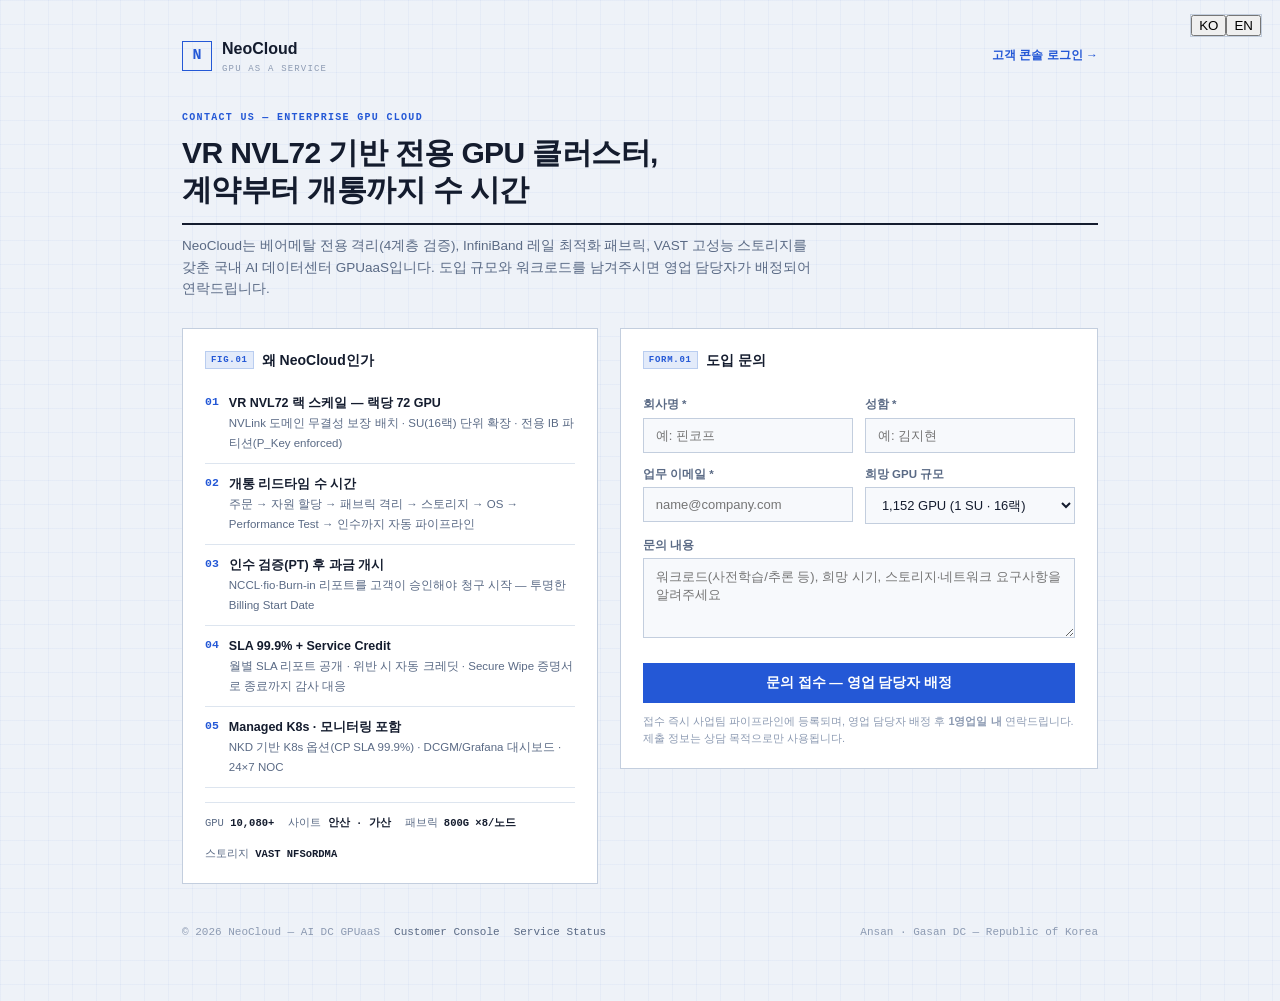
<file: customer/contact.html>
<!DOCTYPE html><html lang="ko"><head><meta charset="utf-8"><meta http-equiv="Content-Security-Policy" content="default-src 'self'; script-src 'self' 'unsafe-inline'; style-src 'self' 'unsafe-inline'; img-src 'self' data: blob:; font-src 'self' data:; connect-src 'self' http://127.0.0.1:* http://localhost:* https:; frame-src 'self' https://grafana.neocloud.skt.com; object-src 'none'; base-uri 'self'; form-action 'self'"><meta name="viewport" content="width=device-width, initial-scale=1">
<title>NeoCloud — Contact Us · GPUaaS 도입 문의</title>
<!-- CP-016 비로그인 공개 문의 페이지 — 콘솔 셸 없이 독립 랜딩.
     디자인: Blueprint(주간) 라이트 토큰 재사용 (공개 마케팅 페이지 컨셉).
     접수: POST /api/v1/public/inquiries → 실패 시 오프라인 데모 접수 폴백 -->
<style>
:root{
  --bg:#eef2f8; --grid:rgba(36,88,214,.045); --cd:#ffffff; --cd2:#f7f9fc;
  --ln:#c3cede; --lnS:#dde5ef; --tx:#141c2e; --mu:#5a6a85; --mu2:#8c9ab2;
  --acc:#2458d6; --accS:#e3ebfa; --accL:#b9cdf0; --grn:#0e8a5f;
  --amb:#b45309; --red:#d1242f;
  --mono:'IBM Plex Mono',Menlo,monospace;
}
*{box-sizing:border-box}
body{margin:0;background:var(--bg);color:var(--tx);
  background-image:linear-gradient(var(--grid) 1px,transparent 1px),
    linear-gradient(90deg,var(--grid) 1px,transparent 1px);
  background-size:24px 24px;
  font:14px/1.6 'IBM Plex Sans KR','Apple SD Gothic Neo',-apple-system,sans-serif}
.wrap{max-width:960px;margin:0 auto;padding:36px 22px 60px}
.brand{display:flex;align-items:center;gap:10px;margin-bottom:34px}
.brand .lg{width:30px;height:30px;border:1.5px solid var(--acc);color:var(--acc);
  display:grid;place-items:center;font-family:var(--mono);font-weight:700;font-size:15px}
.brand b{font-size:16px}
.brand .s{color:var(--mu2);font-family:var(--mono);font-size:9px;
  letter-spacing:.13em;text-transform:uppercase}
.brand a{margin-left:auto;color:var(--acc);font-size:12px;text-decoration:none;font-weight:700}
.kick{font-family:var(--mono);font-size:10px;font-weight:700;letter-spacing:.13em;
  color:var(--acc);text-transform:uppercase;margin-bottom:8px}
h1{font-size:30px;line-height:1.25;letter-spacing:-.02em;margin:0 0 10px;
  padding-bottom:14px;border-bottom:2px solid var(--tx)}
.sub{color:var(--mu);font-size:13.5px;max-width:640px;margin-bottom:28px}
.grid{display:grid;grid-template-columns:1fr 1.15fr;gap:22px;align-items:start}
@media(max-width:840px){.grid{grid-template-columns:1fr}}
.card{background:var(--cd);border:1px solid var(--ln);padding:20px 22px}
.card h2{font-size:14px;margin:0 0 12px;display:flex;align-items:center;gap:8px}
.card h2::before{content:"FIG.01";font-family:var(--mono);font-size:9px;font-weight:700;
  letter-spacing:.08em;color:var(--acc);border:1px solid var(--accL);
  background:var(--accS);padding:1px 5px}
.card.form h2::before{content:"FORM.01"}
.feat{display:flex;gap:10px;padding:10px 0;border-bottom:1px solid var(--lnS);font-size:12.5px}
.feat:last-child{border-bottom:0}
.feat .ic{color:var(--acc);font-family:var(--mono);font-weight:700;flex:none}
.feat b{display:block;font-size:12.5px}
.feat span{color:var(--mu);font-size:11.5px}
.specrow{display:flex;gap:14px;flex-wrap:wrap;margin-top:14px;padding-top:12px;
  border-top:1px solid var(--lnS);font-family:var(--mono);font-size:10.5px;color:var(--mu)}
.specrow b{color:var(--tx)}
label{display:block;color:var(--mu);font-size:11.5px;margin:12px 0 4px;font-weight:600}
input,select,textarea{width:100%;background:var(--cd2);border:1px solid var(--ln);
  padding:9px 12px;color:var(--tx);font-size:13px;font-family:inherit}
input:focus,select:focus,textarea:focus{outline:1.5px solid var(--acc);outline-offset:-1px}
.row2{display:grid;grid-template-columns:1fr 1fr;gap:12px}
.btn{margin-top:18px;background:var(--acc);color:#fff;border:0;padding:11px 22px;
  font-size:13.5px;font-weight:700;cursor:pointer;font-family:inherit;width:100%}
.btn:hover{background:#1f6feb}
.btn:disabled{opacity:.5;cursor:default}
.note{color:var(--mu2);font-size:11px;margin-top:10px}
.done{display:none;text-align:center;padding:34px 10px}
.done .ok{width:44px;height:44px;border:2px solid var(--grn);color:var(--grn);
  border-radius:50%;display:grid;place-items:center;font-size:20px;margin:0 auto 14px}
.done h3{margin:0 0 8px;font-size:17px}
.done p{color:var(--mu);font-size:12.5px;margin:4px 0}
.done .iq{font-family:var(--mono);color:var(--acc);font-weight:700}
.err{display:none;margin-top:12px;border:1px solid #f0b9be;background:#fbe7e9;
  color:var(--red);font-size:12px;padding:9px 12px}
footer{margin-top:40px;color:var(--mu2);font-size:11px;font-family:var(--mono);
  display:flex;gap:14px;flex-wrap:wrap}
footer a{color:var(--mu);text-decoration:none}
</style></head>
<body>
<div class="wrap">
  <div class="brand"><span class="lg">N</span>
    <div><b>NeoCloud</b> <div class="s">GPU as a Service</div></div>
    <a href="index.html">고객 콘솔 로그인 →</a></div>

  <div class="kick">Contact Us — Enterprise GPU Cloud</div>
  <h1>VR NVL72 기반 전용 GPU 클러스터,<br>계약부터 개통까지 수 시간</h1>
  <div class="sub">NeoCloud는 베어메탈 전용 격리(4계층 검증), InfiniBand 레일 최적화 패브릭,
    VAST 고성능 스토리지를 갖춘 국내 AI 데이터센터 GPUaaS입니다.
    도입 규모와 워크로드를 남겨주시면 영업 담당자가 배정되어 연락드립니다.</div>

  <div class="grid">
    <div class="card">
      <h2>왜 NeoCloud인가</h2>
      <div class="feat"><span class="ic">01</span><div><b>VR NVL72 랙 스케일 — 랙당 72 GPU</b>
        <span>NVLink 도메인 무결성 보장 배치 · SU(16랙) 단위 확장 · 전용 IB 파티션(P_Key enforced)</span></div></div>
      <div class="feat"><span class="ic">02</span><div><b>개통 리드타임 수 시간</b>
        <span>주문 → 자원 할당 → 패브릭 격리 → 스토리지 → OS → Performance Test → 인수까지 자동 파이프라인</span></div></div>
      <div class="feat"><span class="ic">03</span><div><b>인수 검증(PT) 후 과금 개시</b>
        <span>NCCL·fio·Burn-in 리포트를 고객이 승인해야 청구 시작 — 투명한 Billing Start Date</span></div></div>
      <div class="feat"><span class="ic">04</span><div><b>SLA 99.9% + Service Credit</b>
        <span>월별 SLA 리포트 공개 · 위반 시 자동 크레딧 · Secure Wipe 증명서로 종료까지 감사 대응</span></div></div>
      <div class="feat"><span class="ic">05</span><div><b>Managed K8s · 모니터링 포함</b>
        <span>NKD 기반 K8s 옵션(CP SLA 99.9%) · DCGM/Grafana 대시보드 · 24×7 NOC</span></div></div>
      <div class="specrow"><span>GPU <b>10,080+</b></span><span>사이트 <b>안산 · 가산</b></span>
        <span>패브릭 <b>800G ×8/노드</b></span><span>스토리지 <b>VAST NFSoRDMA</b></span></div>
    </div>

    <div class="card form">
      <h2>도입 문의</h2>
      <form id="inq-form">
        <div class="row2">
          <div><label>회사명 *</label><input id="f-company" required placeholder="예: 핀코프"></div>
          <div><label>성함 *</label><input id="f-name" required placeholder="예: 김지현"></div>
        </div>
        <div class="row2">
          <div><label>업무 이메일 *</label><input id="f-email" type="email" required placeholder="name@company.com"></div>
          <div><label>희망 GPU 규모</label><select id="f-scale">
            <option>72 GPU (1랙 · PoC)</option>
            <option>144–576 GPU (2–8랙)</option>
            <option selected>1,152 GPU (1 SU · 16랙)</option>
            <option>2,304+ GPU (2 SU 이상)</option>
            <option>미정 — 상담 필요</option></select></div>
        </div>
        <label>문의 내용</label>
        <textarea id="f-msg" rows="4" placeholder="워크로드(사전학습/추론 등), 희망 시기, 스토리지·네트워크 요구사항을 알려주세요"></textarea>
        <button class="btn" id="f-submit" type="submit">문의 접수 — 영업 담당자 배정</button>
        <div class="err" id="f-err"></div>
        <div class="note">접수 즉시 사업팀 파이프라인에 등록되며, 영업 담당자 배정 후 <b>1영업일 내</b> 연락드립니다. 제출 정보는 상담 목적으로만 사용됩니다.</div>
      </form>
      <div class="done" id="inq-done">
        <div class="ok">✓</div>
        <h3>문의가 접수되었습니다</h3>
        <p>접수 번호 <span class="iq" id="inq-id">—</span></p>
        <p id="inq-note">영업 담당자 배정 후 1영업일 내 연락드립니다.</p>
        <p style="margin-top:14px"><a href="index.html" style="color:var(--acc);font-weight:700">고객 콘솔 살펴보기 →</a></p>
      </div>
    </div>
  </div>

  <footer>
    <span>© 2026 NeoCloud — AI DC GPUaaS</span>
    <a href="index.html">Customer Console</a>
    <a href="index.html#/status">Service Status</a>
    <span style="margin-left:auto">Ansan · Gasan DC — Republic of Korea</span>
  </footer>
</div>

<script>
/* 공개 문의 접수 — Control-Plane POST /api/v1/public/inquiries.
   미가동/404 시 오프라인 데모 접수 폴백 (콘솔과 동일한 mock 폴백 원칙) */
(function () {
  var BASE = (function () {
    try { return localStorage.getItem("nc-nocp") || "http://127.0.0.1:8000"; }
    catch (e) { return "http://127.0.0.1:8000"; }
  })();
  var form = document.getElementById("inq-form");
  var done = document.getElementById("inq-done");
  var err = document.getElementById("f-err");
  var btn = document.getElementById("f-submit");
  function val(id) {
    var el = document.getElementById(id);
    return el ? el.value.trim() : "";
  }
  function showDone(id, note) {
    form.style.display = "none";
    done.style.display = "block";
    document.getElementById("inq-id").textContent = id;
    if (note) document.getElementById("inq-note").textContent = note;
  }
  function offlineAccept() {                 // mock 폴백 — 데모 접수
    var id = "INQ-2026-" + String(Math.floor(1000 + Math.random() * 9000));
    showDone(id, "영업 담당자 배정 후 1영업일 내 연락드립니다. (오프라인 데모 접수 — " +
      "Control-Plane 연동 시 실 접수)");
  }
  form.addEventListener("submit", function (e) {
    e.preventDefault();
    err.style.display = "none";
    var body = { company: val("f-company"), name: val("f-name"),
      email: val("f-email"), gpu_scale: val("f-scale"),
      message: val("f-msg") };
    if (!body.company || !body.name || !body.email) {
      err.textContent = "회사명 · 성함 · 이메일은 필수 입력입니다";
      err.style.display = "block";
      return;
    }
    btn.disabled = true;
    var ctl = new AbortController();
    var to = setTimeout(function () { ctl.abort(); }, 1500);
    fetch(BASE + "/api/v1/public/inquiries", {
      method: "POST", signal: ctl.signal,
      headers: { "Content-Type": "application/json" },
      body: JSON.stringify(body),
    }).then(function (r) {
      clearTimeout(to);
      if (!r.ok) throw new Error(String(r.status));
      return r.json();
    }).then(function (d) {
      showDone((d && (d.id || d.inquiry_id)) || "INQ-접수 완료",
        (d && (d.note || d.assigned)) ||
        "영업 담당자 배정 후 1영업일 내 연락드립니다.");
    }).catch(function () {
      clearTimeout(to);
      offlineAccept();                       // 미가동·404 — 데모 접수
    });
  });
})();
</script>
<!-- language toggle (standalone public page — self-hosted toggle) -->
<style>
  .tb-right{position:fixed;top:14px;right:18px;display:flex;z-index:50}
  .lang-toggle{display:flex;border:1px solid #c3cede;font-family:'IBM Plex Mono',Menlo,monospace}
  .lang-toggle span{padding:4px 8px;font-size:10px;cursor:pointer;color:#5a6a85;user-select:none}
  .lang-toggle span+span{border-left:1px solid #c3cede}
  .lang-toggle span.on{background:#2458d6;color:#fff;font-weight:700}
</style>
<span class="tb-right"></span>
<script src="../shared/i18n-dict.js"></script>
<script src="../shared/i18n-customer.js"></script>
<script src="../shared/i18n.js"></script>
</body></html>
</file>
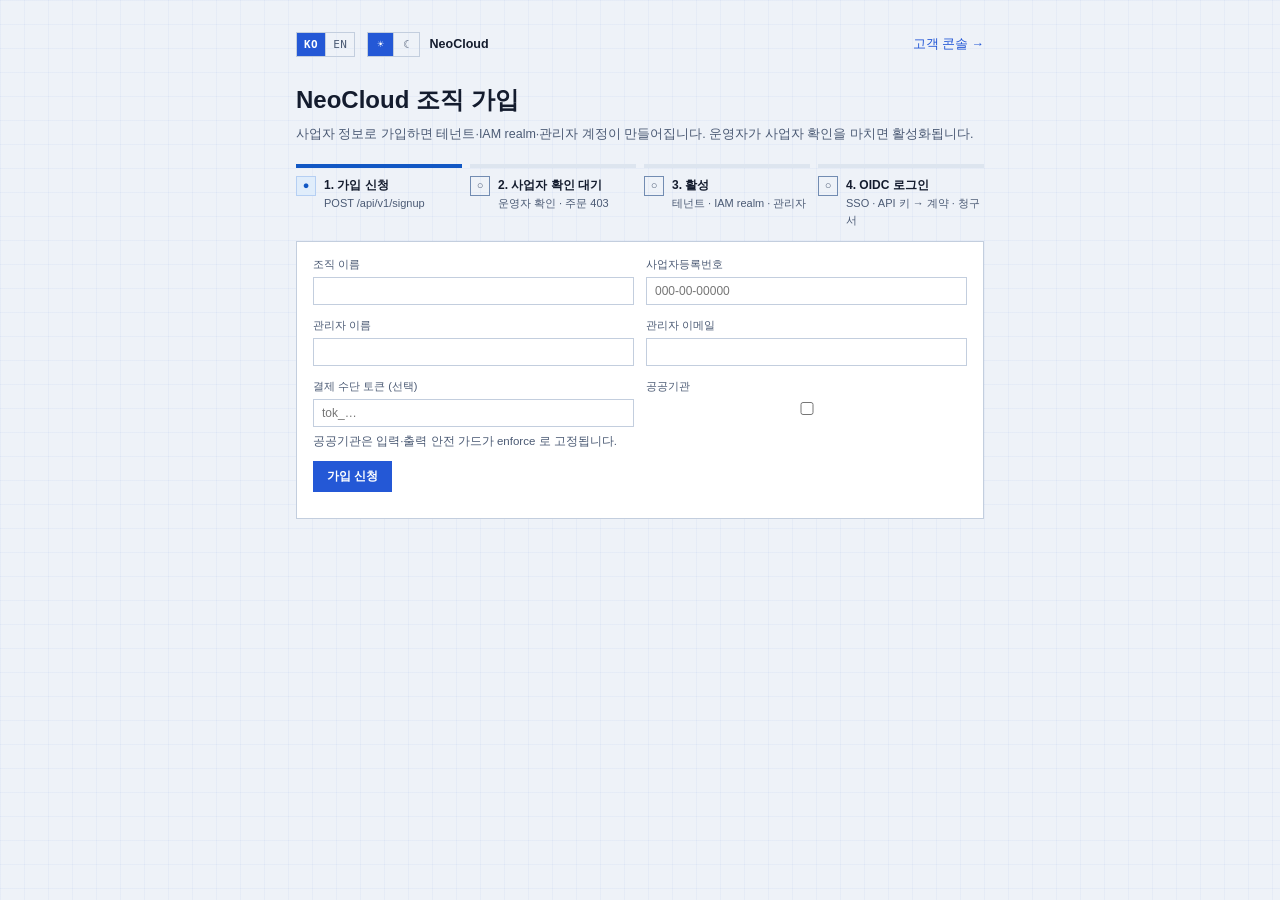
<file: customer/signup.html>
<!DOCTYPE html><html lang="ko"><head><meta charset="utf-8"><meta http-equiv="Content-Security-Policy" content="default-src 'self'; script-src 'self' 'unsafe-inline'; style-src 'self' 'unsafe-inline'; img-src 'self' data: blob:; font-src 'self' data:; connect-src 'self' http://127.0.0.1:* http://localhost:* https:; frame-src 'self' https://grafana.neocloud.skt.com; object-src 'none'; base-uri 'self'; form-action 'self'"><meta name="viewport" content="width=device-width, initial-scale=1">
<title>NeoCloud — 셀프 가입</title>
<!-- F07 셀프 가입 (POST /api/v1/signup) — 공개 페이지, 콘솔 셸 없음. 실패 시 MOCK 배지로 모의 접수. -->
<link rel="stylesheet" href="../shared/tokens.css"><link rel="stylesheet" href="../shared/shell.css">
<link rel="stylesheet" href="../shared/blueprint.css">
<link rel="stylesheet" href="billing.css"><!-- v2 계정·계약·청구 쇼케이스 단계 표시 -->
<style>
body{background:var(--bg);color:var(--text)}
.su-wrap{max-width:720px;margin:0 auto;padding:32px 16px 60px}
.su-wrap h1{font-size:24px;margin:0 0 6px;color:var(--strong)}
.su-wrap .lead{color:var(--muted);margin:0 0 20px}
.su-form{display:grid;grid-template-columns:repeat(auto-fill,minmax(220px,1fr));gap:12px}
.su-steps{list-style:none;padding:0;margin:18px 0;display:flex;flex-wrap:wrap;gap:6px}
.su-steps li{flex:1 1 140px;border-top:4px solid var(--track);padding-top:6px;font-size:12px;color:var(--muted)}
.su-steps li.on{border-color:var(--green);color:var(--text)}
.su-top{display:flex;gap:10px;align-items:center;margin-bottom:24px}
.su-top a{margin-left:auto}
</style>
</head>
<body>
<script src="../shared/design-mode.js"></script>
<script src="../shared/i18n-dict.js"></script>
<script src="../shared/i18n.js"></script>
<a class="skip-link" href="#nc-main">본문으로 건너뛰기</a>
<main id="nc-main" class="su-wrap" tabindex="-1">
  <div class="su-top tb-right"><b>NeoCloud</b><a href="index.html">고객 콘솔 →</a></div>
  <div id="su-root"></div>
</main>
<script src="../shared/nocp-auth.js"></script>
<script src="../shared/app.js"></script>
<script src="../shared/v2-api.js"></script><script src="../shared/v2-ui.js"></script>
<script src="billing-viz.js"></script>
<script src="signup.js"></script>
</body></html>
</file>
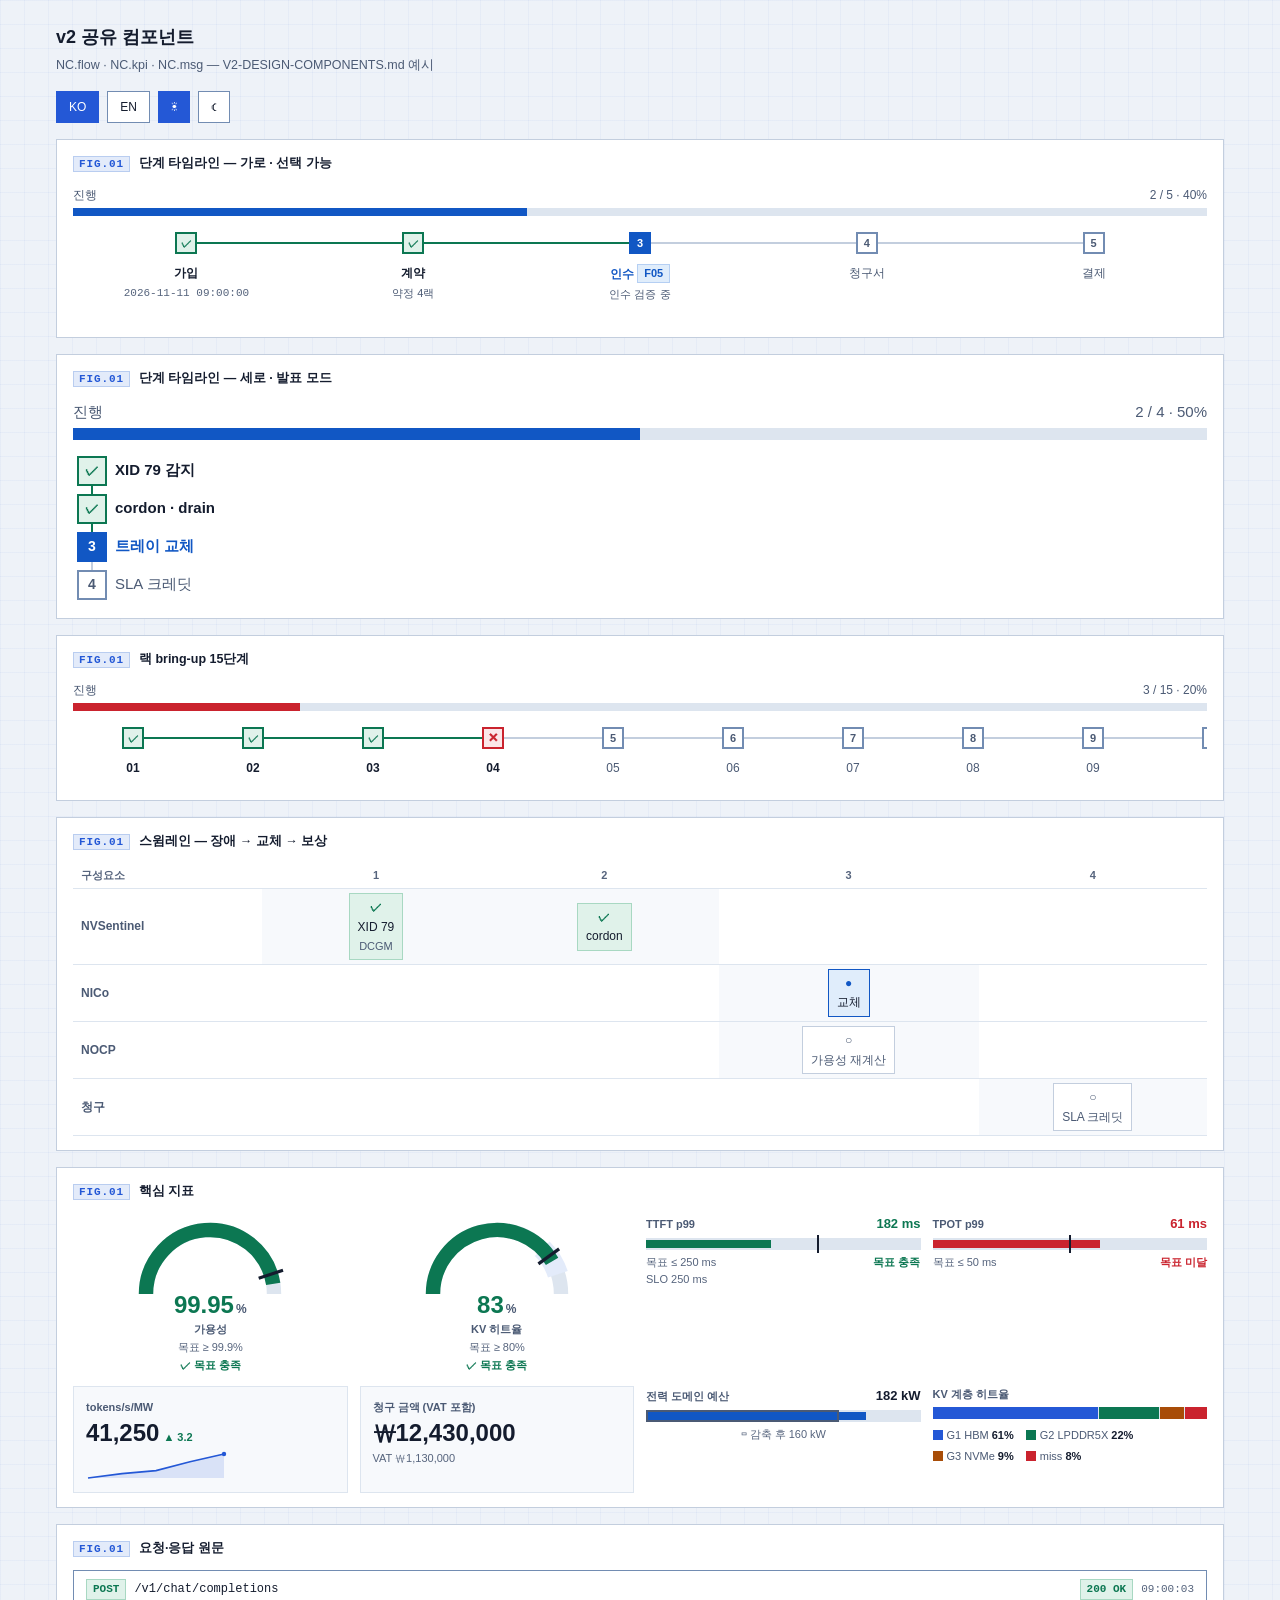
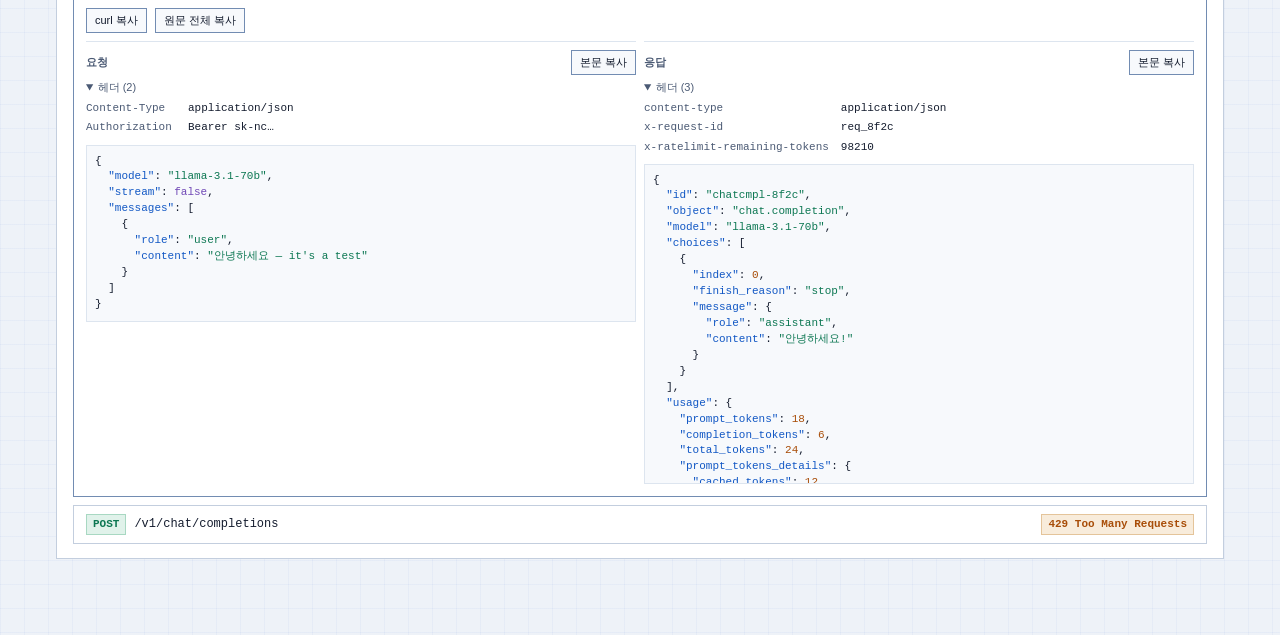
<file: shared/components.html>
<!DOCTYPE html><html lang="ko"><head><meta charset="utf-8"><meta http-equiv="Content-Security-Policy" content="default-src 'self'; script-src 'self' 'unsafe-inline'; style-src 'self' 'unsafe-inline'; img-src 'self' data: blob:; font-src 'self' data:; connect-src 'self'; object-src 'none'; base-uri 'self'; form-action 'self'"><meta name="viewport" content="width=device-width, initial-scale=1">
<title>NeoCloud — v2 공유 컴포넌트</title>
<!-- v2 공유 컴포넌트 갤러리 (design-core) — V2-DESIGN-COMPONENTS.md 의 예시를 그대로 그린다. 영역 작업자 참고용 · 시각 회귀 확인용. -->
<link rel="stylesheet" href="tokens.css"><link rel="stylesheet" href="shell.css"><link rel="stylesheet" href="v2-design.css"><link rel="stylesheet" href="blueprint.css">
<style>
body{background:var(--bg);color:var(--text)}
.cg{max-width:1200px;margin:0 auto;padding:24px 16px 60px}
.cg h1{font-size:var(--fs-xl);margin:0 0 4px;color:var(--text-strong)}
.cg .lead{color:var(--text-2);margin:0 0 16px}
.cg-bar{display:flex;gap:8px;flex-wrap:wrap;margin-bottom:16px}
.cg-bar button{font:inherit;font-size:var(--fs-sm);padding:4px 12px;min-height:32px;border:1px solid var(--border-strong);background:var(--surface-1);color:var(--text-1);border-radius:var(--radius);cursor:pointer}
.cg-bar button[aria-pressed="true"]{background:var(--accent);color:var(--on-accent);border-color:var(--accent)}
.cg .panel{margin-bottom:16px}
.cg h2.t{font-size:inherit;margin:0;display:inline}
.cg-out{color:var(--text-2);font-size:var(--fs-sm);margin-top:8px}
</style></head>
<body>
<script src="design-mode.js"></script>
<script src="i18n-dict.js"></script><script src="i18n-design.js"></script><script src="i18n.js"></script>
<main class="cg" id="nc-main">
  <h1 id="cg-title"></h1><p class="lead" id="cg-lead"></p>
  <div class="cg-bar" role="group" aria-label="언어 · 테마">
    <button type="button" data-cg-lang="ko">KO</button><button type="button" data-cg-lang="en">EN</button>
    <button type="button" data-cg-theme="blueprint">☀</button><button type="button" data-cg-theme="legacy">☾</button>
  </div>
  <div id="cg-root"></div>
</main>
<script src="flow-timeline.js"></script><script src="kpi-gauge.js"></script><script src="msg-viewer.js"></script>
<script>
(function () {
  var lang = "ko";
  try { lang = localStorage.getItem("nc-lang") === "en" ? "en" : "ko"; } catch (e) { /* 저장소 없음 */ }
  function L(ko, en) { return lang === "en" ? en : ko; }
  function setLang(l) { lang = l; NC.flow._lang = NC.kpi._lang = NC.msg._lang = l; try { localStorage.setItem("nc-lang", l); } catch (e) { /* 무시 */ } draw(); }
  function panel(t, body) { return '<section class="panel" aria-label="' + t + '"><div class="ph"><span class="tick"></span><h2 class="t">' + t + "</h2></div>" + body + "</section>"; }
  var trace = { method: "POST", url: "http://127.0.0.1:8000/v1/chat/completions", at: "2026-11-11T09:00:03Z",
    req_headers: { "Content-Type": "application/json", Authorization: "Bearer sk-nc-demo-0123456789" },
    req_body: JSON.stringify({ model: "llama-3.1-70b", stream: false, messages: [{ role: "user", content: "안녕하세요 — it's a test" }] }),
    status: 200, res_headers: { "content-type": "application/json", "x-request-id": "req_8f2c", "x-ratelimit-remaining-tokens": "98210" },
    res_body: JSON.stringify({ id: "chatcmpl-8f2c", object: "chat.completion", model: "llama-3.1-70b", choices: [{ index: 0, finish_reason: "stop", message: { role: "assistant", content: "안녕하세요!" } }],
      usage: { prompt_tokens: 18, completion_tokens: 6, total_tokens: 24, prompt_tokens_details: { cached_tokens: 12 } } }) };
  var t429 = { request: { method: "POST", path: "/v1/chat/completions", headers: { Authorization: "Bearer sk-nc-demo-0123456789" }, body: { model: "llama-3.1-70b" } },
    response: { status: 429, headers: { "retry-after": "2" }, body: { error: { message: "Rate limit reached", type: "rate_limit_error", code: "rate_limit_exceeded" } }, summary: L("쿼터 초과 → 429 + Retry-After", "Quota exceeded → 429 + Retry-After") } };
  function draw() {
    if (window.NC_I18N && NC_I18N.lang) { /* 페이지 고정 문구는 L() 로 직접 그린다 */ }
    document.documentElement.lang = lang;
    document.title = L("NeoCloud — v2 공유 컴포넌트", "NeoCloud — v2 shared components");
    document.getElementById("cg-title").textContent = L("v2 공유 컴포넌트", "v2 shared components");
    document.getElementById("cg-lead").textContent = L("NC.flow · NC.kpi · NC.msg — V2-DESIGN-COMPONENTS.md 예시", "NC.flow · NC.kpi · NC.msg — examples from V2-DESIGN-COMPONENTS.md");
    Array.prototype.forEach.call(document.querySelectorAll("[data-cg-lang]"), function (b) { b.setAttribute("aria-pressed", b.getAttribute("data-cg-lang") === lang ? "true" : "false"); });
    var th = document.body.getAttribute("data-design");
    Array.prototype.forEach.call(document.querySelectorAll("[data-cg-theme]"), function (b) {
      b.setAttribute("aria-pressed", b.getAttribute("data-cg-theme") === th ? "true" : "false");
      b.setAttribute("aria-label", b.getAttribute("data-cg-theme") === "blueprint" ? L("주간", "Day") : L("야간", "Night"));
    });
    var steps = [
      { id: "signup", label: { ko: "가입", en: "Sign up" }, status: "done", at: "2026-11-11T09:00:00" },
      { id: "contract", label: { ko: "계약", en: "Contract" }, status: "done", sub: { ko: "약정 4랙", en: "4 reserved racks" } },
      { id: "accept", label: { ko: "인수", en: "Acceptance" }, status: "active", sub: { ko: "인수 검증 중", en: "Acceptance check" }, badge: "F05" },
      { id: "invoice", label: { ko: "청구서", en: "Invoice" }, status: "pending" },
      { id: "pay", label: { ko: "결제", en: "Payment" }, status: "pending" }
    ];
    var bring = []; for (var i = 1; i <= 15; i++) bring.push({ id: "s" + i, label: (i < 10 ? "0" : "") + i, status: i < 4 ? "done" : i === 4 ? "fail" : "pending" });
    var html =
      panel(L("단계 타임라인 — 가로 · 선택 가능", "Step timeline — horizontal · selectable"),
        NC.flow.timeline(steps, { orientation: "horizontal", progress: true, selectable: true, ariaLabel: { ko: "가입 → 청구서", en: "Sign-up → invoice" } }) +
        '<p class="cg-out" id="cg-sel" aria-live="polite"></p>') +
      panel(L("단계 타임라인 — 세로 · 발표 모드", "Step timeline — vertical · presentation"),
        NC.flow.timeline([{ label: { ko: "XID 79 감지", en: "XID 79 detected" }, status: "done" }, { label: { ko: "cordon · drain", en: "cordon · drain" }, status: "done" },
          { label: { ko: "트레이 교체", en: "Tray replace" }, status: "active" }, { label: { ko: "SLA 크레딧", en: "SLA credit" }, status: "pending" }], { big: true, progress: true })) +
      panel(L("랙 bring-up 15단계", "Rack bring-up, 15 steps"), NC.flow.timeline(bring, { orientation: "horizontal", progress: true, numbered: true })) +
      panel(L("스윔레인 — 장애 → 교체 → 보상", "Swimlane — fault → replace → credit"),
        NC.flow.swimlane([{ id: "s", label: "NVSentinel" }, { id: "n", label: "NICo" }, { id: "p", label: "NOCP" }, { id: "b", label: { ko: "청구", en: "Billing" } }],
          [{ lane: "s", label: "XID 79", status: "done", sub: "DCGM" }, { lane: "s", label: "cordon", status: "done" }, { lane: "n", label: { ko: "교체", en: "Replace" }, status: "active" },
           { lane: "p", label: { ko: "가용성 재계산", en: "Availability" }, status: "pending", col: 2 }, { lane: "b", label: { ko: "SLA 크레딧", en: "SLA credit" }, status: "pending" }], { selectable: true })) +
      panel(L("핵심 지표", "Key metrics"), NC.kpi.grid([
        NC.kpi.gauge({ label: { ko: "가용성", en: "Availability" }, value: 99.95, min: 99, max: 100, target: 99.9, unit: "%", digits: 3 }),
        NC.kpi.gauge({ label: { ko: "KV 히트율", en: "KV hit rate" }, value: 83, target: 80, unit: "%", band: [75, 90] }),
        NC.kpi.target({ label: "TTFT p99", value: 182, target: 250, max: 400, unit: "ms", lowerBetter: true, sub: { ko: "SLO 250 ms", en: "SLO 250 ms" } }),
        NC.kpi.target({ label: "TPOT p99", value: 61, target: 50, warn: 60, max: 100, unit: "ms", lowerBetter: true }),
        NC.kpi.stat({ label: "tokens/s/MW", value: 41250, delta: 3.2, spark: [38e3, 38.6e3, 39e3, 40.2e3, 41250] }),
        NC.kpi.stat({ label: { ko: "청구 금액 (VAT 포함)", en: "Invoice (incl. VAT)" }, value: "₩12,430,000", sub: { ko: "VAT ₩1,130,000", en: "VAT ₩1,130,000" } }),
        NC.kpi.target({ label: { ko: "전력 도메인 예산", en: "Power domain budget" }, value: 182, max: 227, unit: "kW", compare: { value: 160, label: { ko: "감축 후", en: "after curtail" } } }),
        NC.kpi.stack([{ label: "G1 HBM", value: 61 }, { label: "G2 LPDDR5X", value: 22 }, { label: "G3 NVMe", value: 9 }, { label: "miss", value: 8, tone: "crit" }],
          { label: { ko: "KV 계층 히트율", en: "KV tier hit rate" }, unit: "%", total: 100 })
      ], { min: 220 })) +
      panel(L("요청·응답 원문", "Raw request · response"), NC.msg.list([t429, trace], { openFirst: true, layout: "split" }));
    document.getElementById("cg-root").innerHTML = html;
  }
  document.addEventListener("click", function (e) {
    var l = e.target.closest("[data-cg-lang]"); if (l) return setLang(l.getAttribute("data-cg-lang"));
    var t = e.target.closest("[data-cg-theme]");
    if (t) { document.body.setAttribute("data-design", t.getAttribute("data-cg-theme")); draw(); }
  });
  document.addEventListener("nc-flow-select", function (e) {
    var o = document.getElementById("cg-sel"); if (o) o.textContent = L("선택한 단계: ", "Selected step: ") + e.detail.id;
  });
  NC.flow._lang = NC.kpi._lang = NC.msg._lang = lang;
  draw();
})();
</script>
</body></html>
</file>
<file: shared/tokens.css>
/* NeoCloud 3대 콘솔 — 공통 디자인 토큰 (DESIGN-REVIEW.md §2)
   3계층: primitive(--p-…) → semantic(--surface-N, --text-N, --ok …) → 레거시 별칭(--bg/--muted…).
   테마 스위치는 body[data-design]: "blueprint" = 주간(기본) · "legacy" = 야간.
   컴포넌트는 semantic 토큰만 쓴다. primitive 직접 사용 금지.
   레거시 별칭은 body에서 다시 선언해야 테마별 semantic 값으로 해석된다(:root 선언만으론 야간 값 고정).
   폰트는 시스템 스택만(CSP style-src 'self' — 외부 @import 금지). 그림자는 모달·토스트만. */

/* ── Tier 1: primitives ─────────────────────────────────────────── */
:root{
  --p-ink-950:#0b121c; --p-ink-925:#0b141f; --p-ink-900:#0d141d; --p-ink-875:#0d1826;
  --p-ink-850:#121d2c; --p-ink-800:#16202e; --p-ink-750:#1a2635; --p-ink-700:#223142;
  --p-ink-500:#59718c; --p-ink-400:#7d8fa4; --p-ink-300:#8aa0b4; --p-ink-200:#cfe0ee; --p-ink-100:#e6edf3;
  --p-paper-0:#ffffff; --p-paper-50:#f7f9fc; --p-paper-100:#eef2f8; --p-paper-200:#dde5ef; --p-paper-300:#c3cede;
  --p-slate-500:#56647d; --p-slate-600:#4b5a74; --p-slate-900:#141c2e;
  --p-cobalt-50:#e3ebfa; --p-cobalt-200:#b9cdf0; --p-cobalt-600:#2458d6; --p-cobalt-700:#1a47b8; --p-cobalt-300:#9fd0ff;
  --p-nv-500:#76b900; --p-nv-400:#8ad00a; --p-nv-200:#9fe0a8;
  --p-green-700:#0c7752; --p-green-50:#e0f2ea;
  --p-amber-700:#a84d08; --p-amber-50:#f8ecdb; --p-amber-300:#e8c66a; --p-amber-900:#3a2f12;
  --p-red-700:#ca232e;   --p-red-50:#fbe7e9;   --p-red-300:#f0a3b0;   --p-red-900:#43232a;
  --p-blue-700:#1157c4;  --p-blue-50:#e0edfb;  --p-blue-400:#5aa7e8;
  --p-violet-600:#7048b6; --p-violet-300:#b48ce8; --p-teal-600:#0e8a8a; --p-teal-300:#5ad0c8;

  /* 스케일 (두 테마 공통) */
  --font-sans:-apple-system,BlinkMacSystemFont,"Apple SD Gothic Neo","Segoe UI","Noto Sans KR",sans-serif;
  --font-mono:ui-monospace,"SF Mono",Menlo,Consolas,monospace;
  --fs-2xs:11px;  /* 배지·카운터 (최소 11px) */
  --fs-xs:11px;   /* 캡션·테이블 헤더·KPI 라벨 */
  --fs-sm:12px;   /* 테이블 셀·폼 컨트롤 */
  --fs-md:13px;   /* 본문 */
  --fs-lg:15px;   /* 패널 제목 (h2) */
  --fs-xl:18px;   /* 화면 제목 (h1) */
  --fs-kpi:24px;  /* KPI 수치 */
  --lh-tight:1.25; --lh-body:1.5;
  --fw-reg:400; --fw-med:500; --fw-semi:600; --fw-bold:700;
  --sp-1:4px; --sp-2:8px; --sp-3:12px; --sp-4:16px; --sp-5:20px; --sp-6:24px; --sp-8:32px;
  --row-h:32px;
  --dur-fast:120ms; --dur:200ms; --ease:cubic-bezier(.4,0,.2,1);
  --focus-w:2px; --focus-off:2px;
}

/* ── Tier 2: semantic — 야간 (legacy). :root는 data-design 적용 전 첫 페인트용 ── */
:root, body[data-design="legacy"]{
  --surface-0:var(--p-ink-950);
  --surface-1:var(--p-ink-800);
  --surface-2:var(--p-ink-900);
  --surface-3:var(--p-ink-850);
  --surface-hover:var(--p-ink-750);
  --surface-nav:var(--p-ink-925); --surface-top:var(--p-ink-875);
  --surface-nav-hover:#101b29; --surface-incident:#1a1420;
  --border:var(--p-ink-700); --border-soft:#1a2433; --border-nav:#1d2c3e; --border-alt:#2a3848;
  --border-strong:var(--p-ink-500);     /* 3.25:1 — 입력 테두리·꺼진 도트 */
  --text-1:var(--p-ink-100); --text-strong:#fff; --text-soft:var(--p-ink-200);
  --text-2:var(--p-ink-300);            /* 6.1:1 on card */
  --text-3:var(--p-ink-400);            /* #5a6b80(3.0) → 4.95:1 on card */
  --accent:var(--p-nv-500); --accent-hover:var(--p-nv-400); --on-accent:#08210a; --accent-text:var(--p-nv-200);
  --accent-soft:#16241a; --accent-line:#2d4a12; --link-hover:#9fd045;
  --ok:var(--p-nv-200);      --ok-bg:#1c2e20;  --ok-line:#2d4a12;
  --warn:var(--p-amber-300); --warn-bg:var(--p-amber-900); --warn-line:#4a3d18; --on-warn:#241c05;
  --crit:var(--p-red-300);   --crit-bg:#3a1a20; --crit-line:var(--p-red-900); --on-crit:#2a0f15;
  --info:var(--p-blue-400);  --on-info:#07203a; --info-text:var(--p-cobalt-300); --info-bg:#0e2438; --info-line:#1f4a6a;
  --leak:var(--p-teal-300);  --leak-bg:#0f2e2d; --leak-line:#1f5552;
  --unknown:var(--text-3);   --unknown-bg:var(--surface-2);
  --live:var(--ok); --live-bg:var(--ok-bg); --live-line:var(--ok-line);
  --mock:var(--warn); --mock-bg:var(--warn-bg); --mock-line:var(--warn-line);
  --focus:var(--p-cobalt-300);
  --overlay:rgba(5,9,15,.68);
  --track:#233043;
  --radius-sm:4px; --radius:7px; --radius-lg:10px; --radius-xl:12px; --radius-pill:999px;
  --elev-modal:0 18px 50px rgba(0,0,0,.5); --elev-toast:0 6px 20px rgba(0,0,0,.4);
  --chart-1:#76b900; --chart-2:#5aa7e8; --chart-3:#e8c66a; --chart-4:#b48ce8; --chart-5:#5ad0c8; --chart-6:#f0a3b0;
  --chart-1-soft:#4a7608; --chart-1-mid:#3f6a1a; --chart-grid:#223142; --chart-axis:var(--text-3);
  /* ops 화면 파생 (랙맵·패브릭·리프 — 구 ops/index.html :root) */
  --ready:#2e5a38; --fault:#b04a5a; --amber-dim:#6a5f22;
  --ghost-bg:#3a1f25; --resolved:#3a5a40; --teal:var(--p-teal-300); --orange:#e8a55a;
  --purple:var(--p-violet-300); --purple-text:#c8a5e8; --pink-soft:#f0c2cb;
  --fabA-bg:#13314f; --fabA-line:#2a4868; --fabB-bg:#241b3a; --fabB-line:#463366;
  --leaf-bg:#0f1722; --leaf-text:#9fb8d0; --leaf-green:#cfe8a0;
  color-scheme:dark;
}

/* ── Tier 2: semantic — 주간 (blueprint, 기본) ── */
body[data-design="blueprint"]{
  --surface-0:var(--p-paper-100); --surface-1:var(--p-paper-0); --surface-2:var(--p-paper-50);
  --surface-3:var(--p-paper-50); --surface-hover:#f2f6fc;
  --surface-nav:var(--p-paper-0); --surface-top:var(--p-paper-0);
  --surface-nav-hover:#f2f6fc; --surface-incident:var(--p-red-50);
  --border:var(--p-paper-300); --border-soft:var(--p-paper-200); --border-nav:var(--p-paper-300); --border-alt:var(--p-paper-300);
  --border-strong:#728cb2;              /* 3.4:1 */
  --text-1:var(--p-slate-900); --text-strong:var(--p-slate-900); --text-soft:var(--p-slate-900);
  --text-2:var(--p-slate-600);          /* #5a6a85 → 6.97:1 */
  --text-3:var(--p-slate-500);          /* #8c9ab2(2.85) → 5.16:1 */
  --accent:var(--p-cobalt-600); --accent-hover:var(--p-cobalt-700); --on-accent:#fff; --accent-text:var(--p-cobalt-600);
  --accent-soft:var(--p-cobalt-50); --accent-line:var(--p-cobalt-200); --link-hover:var(--p-blue-700);
  --ok:var(--p-green-700);   --ok-bg:var(--p-green-50); --ok-line:#a8d8c2;
  --warn:var(--p-amber-700); --warn-bg:var(--p-amber-50); --warn-line:#e4c49a; --on-warn:#fff;
  --crit:var(--p-red-700);   --crit-bg:var(--p-red-50);   --crit-line:#f0b9be; --on-crit:#fff;
  --info:var(--p-blue-700);  --on-info:#fff; --info-text:var(--p-blue-700); --info-bg:var(--p-blue-50); --info-line:#b5cff3;
  --leak:#0b6f78; --leak-bg:#dff3f4; --leak-line:#9ed6da;
  --unknown:var(--text-3); --unknown-bg:var(--surface-2);
  --live:var(--ok); --live-bg:var(--ok-bg); --live-line:var(--ok-line);
  --mock:var(--warn); --mock-bg:var(--warn-bg); --mock-line:var(--warn-line);
  --focus:var(--p-cobalt-600);
  --overlay:rgba(13,21,38,.45);
  --track:var(--p-paper-200);
  --radius-sm:0; --radius:0; --radius-lg:0; --radius-xl:0; --radius-pill:999px;
  --elev-modal:0 18px 50px var(--overlay); --elev-toast:0 6px 20px var(--overlay);
  --chart-1:#2458d6; --chart-2:#0c7752; --chart-3:#a84d08; --chart-4:#7048b6; --chart-5:#0e8a8a; --chart-6:#ca232e;
  --chart-1-soft:#9db9e8; --chart-1-mid:#5f86de; --chart-grid:#dde5ef; --chart-axis:var(--text-3);
  --ready:#b9cdf0; --fault:#e89aa2; --amber-dim:#e4c49a;
  --ghost-bg:#fbe7e9; --resolved:#e0f2ea; --teal:#0b6f78; --orange:#b5560c;
  --purple:var(--p-violet-600); --purple-text:var(--p-violet-600); --pink-soft:#b02a3a;
  --fabA-bg:#e0edfb; --fabA-line:#b9d4f5; --fabB-bg:#efe6fa; --fabB-line:#d5c5ef;
  --leaf-bg:#f7f9fc; --leaf-text:var(--p-slate-600); --leaf-green:var(--p-green-700);
  color-scheme:light;
}

/* ── 레거시 별칭 — 기존 var(--x) 3,300여 곳 무수정 유지. 새 코드는 semantic 사용 ── */
:root, body[data-design]{
  --bg:var(--surface-0); --card:var(--surface-1); --card-sub:var(--surface-2); --strip:var(--surface-3);
  --kpi-cell:var(--surface-3); --sidebar:var(--surface-nav); --topbar:var(--surface-top);
  --line:var(--border); --line-soft:var(--border-soft); --line-sidebar:var(--border-nav); --line2:var(--border-alt);
  --text:var(--text-1); --strong:var(--text-strong); --soft:var(--text-soft);
  --muted:var(--text-2); --muted2:var(--text-3); --dot-off:var(--border-strong);
  --green:var(--accent); --on-green:var(--on-accent); --green-text:var(--ok); --green-line:var(--accent-line);
  --amber:var(--warn); --amber-bg:var(--warn-bg); --amber-line:var(--warn-line);
  --red:var(--crit); --red-line:var(--crit-line); --blue:var(--info); --blue-text:var(--info-text);
  --blue-bg:var(--info-bg); --blue-line:var(--info-line);
  --menu-act:var(--accent-soft); --menu-hover:var(--surface-nav-hover); --inc-strip:var(--surface-incident);
}

*{box-sizing:border-box}
body{
  margin:0; background:var(--bg); color:var(--text);
  font:var(--fs-md)/var(--lh-body) var(--font-sans);
}
code,.mono{font-family:var(--font-mono)}
.num,.tabnum{font-variant-numeric:tabular-nums}
a{color:var(--green);text-decoration:none}
a:hover{color:var(--link-hover)}

/* ── 포커스 링 (WCAG 2.4.7) — 키보드 포커스에만 표시 ── */
:where(a,button,input,select,textarea,summary,[tabindex],[role=button],[role=tab],[role=link],[role=menuitem],[role=option],[contenteditable]):focus-visible{
  outline:var(--focus-w) solid var(--focus)!important;outline-offset:var(--focus-off)}

@media (prefers-reduced-motion:reduce){
  *,*::before,*::after{animation:none!important;transition:none!important;scroll-behavior:auto!important}
}
</file>
<file: shared/shell.css>
/* NeoCloud 콘솔 공통 셸 — 사이드바 · 톱바 · KPI 밴드 · 패널 · 모달 · 버튼 · 테이블
   (handoff README "공통 셸" 스펙. 화면 고유 마크업은 각 SPA의 토큰화된 스타일 사용) */

/* ── 레이아웃 ─────────────────────────────────────────── */
.app{display:flex;min-height:100vh}
.main{flex:1;min-width:0;display:flex;flex-direction:column}
.content{padding:18px 22px;flex:1}

/* ── 사이드바 (230px sticky) ──────────────────────────── */
.sb{
  width:230px;flex:none;background:var(--sidebar);
  border-right:1px solid var(--line-sidebar);
  position:sticky;top:0;height:100vh;overflow-y:auto;
  display:flex;flex-direction:column;padding:14px 12px;
}
.sb-brand{display:flex;align-items:center;gap:9px;padding:2px 6px 12px;
  border-bottom:1px solid var(--line-sidebar);margin-bottom:12px}
.sb-brand .lg{width:26px;height:26px;border-radius:7px;background:var(--green);
  color:var(--on-green);display:grid;place-items:center;font-weight:900;
  font-size:13px;flex:none}
.sb-brand .t{color:var(--text-strong);font-weight:800;font-size:13.5px;line-height:1.2}
.sb-brand .s{color:var(--muted2);font-size:11px}
.sb-scope{background:var(--card-sub);border:1px solid var(--line-sidebar);
  border-radius:8px;padding:9px 11px;margin-bottom:12px;font-size:11px}
.sb-scope .k{color:var(--muted2);font-size:11px;letter-spacing:.06em;
  font-weight:800}
.sb-grp{color:var(--muted2);font-size:11px;font-weight:800;
  letter-spacing:.1em;margin:12px 6px 5px}
.mi{display:flex;align-items:center;gap:9px;padding:7px 11px;
  border-radius:7px;color:var(--muted);font-size:12.5px;font-weight:600;
  cursor:pointer;border:1px solid transparent;text-decoration:none;
  margin-bottom:2px}
.mi:hover{color:var(--text-strong);background:var(--menu-hover)}
.mi .dot{width:6px;height:6px;border-radius:50%;background:var(--dot-off);
  flex:none}
.mi.act{background:var(--menu-act);border-color:var(--green-line);
  color:var(--text-strong);font-weight:700}
.mi.act .dot{background:var(--green)}
.mi .bd{margin-left:auto;border-radius:8px;padding:0 6px;font-size:11px;
  font-weight:800;font-family:var(--font-mono)}
.mi .bd.amber{background:var(--amber-bg);color:var(--amber)}
.mi .bd.red{background:var(--red-line);color:var(--red)}
.mi .bd.cnt{color:var(--muted2);background:none;font-size:11px}
.mi .bd.p2{color:var(--muted2);background:none;border:1px solid var(--line);
  border-radius:4px;font-size:11px;font-family:inherit;font-weight:600;
  padding:0 5px}
.sb-user{margin-top:auto;background:var(--card-sub);
  border:1px solid var(--line-sidebar);border-radius:8px;padding:9px 11px;
  display:flex;align-items:center;gap:9px;font-size:11.5px}
.sb-user .av{width:26px;height:26px;border-radius:50%;background:var(--line);
  color:var(--soft);display:grid;place-items:center;font-weight:800;
  font-size:11px;flex:none}
.sb-user .nm{color:var(--text-strong);font-weight:700}
.sb-user .rl{color:var(--muted2);font-size:11px}

/* ── 톱바 (50px sticky) ───────────────────────────────── */
.topbar{
  height:50px;background:var(--topbar);border-bottom:1px solid var(--line);
  display:flex;align-items:center;gap:14px;padding:0 20px;
  position:sticky;top:0;z-index:50;
}
.crumb{margin:0;color:var(--text-strong);font-weight:800;font-size:14px;white-space:nowrap;line-height:inherit}
.crumb .sep{color:var(--muted2);font-weight:400;margin:0 6px}
.search{
  flex:1;max-width:430px;background:var(--card-sub);
  border:1px solid var(--line);border-radius:7px;padding:6px 12px;
  color:var(--muted2);font-size:11.5px;
  white-space:nowrap;overflow:hidden;text-overflow:ellipsis;cursor:text;
}
.tb-right{margin-left:auto;display:flex;align-items:center;gap:10px;flex:none}
.tb-chip{display:flex;align-items:center;gap:6px;color:var(--muted);
  font-size:11px;border:1px solid var(--line);border-radius:6px;
  padding:4px 10px;white-space:nowrap}
.tb-chip .dot{width:6px;height:6px;border-radius:50%;background:var(--green)}
/* 톱바 줄바꿈 — 사이드바가 보이는 좁은 데스크톱(768–1439px)과 긴 EN 라벨에서 가로로 넘치지 않게.
   한 줄에 들어가면 그대로(50px), 안 들어가면 오른쪽 묶음이 다음 줄로 내려가고 그 안에서도 줄바꿈한다.
   mk8s 인라인 톱바(#mk8s-root)는 자체 레이아웃이라 제외. 모바일(767px 이하) 규칙은 아래 미디어 쿼리. */
.topbar{flex-wrap:wrap;row-gap:6px}
.topbar:not(#mk8s-root *){height:auto;min-height:50px;padding-top:6px;padding-bottom:6px}
.topbar:not(#mk8s-root *) .search{min-width:150px}
.tb-right{flex:0 1 auto;min-width:0;flex-wrap:wrap;justify-content:flex-end;row-gap:6px}
.tb-right>*{flex:none}
@media (max-width:1279px){.topbar:not(#mk8s-root *) #tb-clock{display:none}}

/* ── KPI 밴드 ─────────────────────────────────────────── */
/* 넓은 화면: 카드 수와 무관하게 한 줄 균등 분할 (auto-fit은 7번째 카드가 홀로 줄바꿈됨) */
.kpi-band{display:grid;grid-auto-flow:column;grid-auto-columns:minmax(0,1fr);
  gap:1px;background:var(--line);border:1px solid var(--line);
  border-radius:10px;overflow:hidden;margin-bottom:16px;
  font-variant-numeric:tabular-nums}
@media (max-width:1100px){
  .kpi-band{grid-auto-flow:row;grid-template-columns:repeat(auto-fill,minmax(160px,1fr))}
}
.kpi{padding:13px 17px;background:var(--kpi-cell)}
.kpi .k{color:var(--muted);font-size:11px;letter-spacing:.05em}
.kpi .v{font-size:23px;font-weight:800;color:var(--text-strong)}
.kpi .v small{font-size:12px;color:var(--muted);font-weight:600}
.kpi .v.amber{color:var(--amber)} .kpi .v.green{color:var(--green-text)}
.kpi .v.red{color:var(--red)}
.kpi .s{color:var(--muted);font-size:11px}
.kpi .bar{height:4px;border-radius:2px;background:var(--track);margin-top:6px;
  overflow:hidden}
.kpi .bar>i{display:block;height:100%;background:var(--green)}

/* ── 패널 ─────────────────────────────────────────────── */
.panel{background:var(--card);border:1px solid var(--line);
  border-radius:10px;padding:18px;margin-bottom:16px}
.ph{display:flex;align-items:center;gap:9px;margin-bottom:12px;flex-wrap:wrap}
.ph .tick{width:3px;height:14px;border-radius:2px;background:var(--green);
  flex:none}
.ph .tick.red{background:var(--red)} .ph .tick.blue{background:var(--blue)}
.ph .tick.amber{background:var(--amber)}
.ph .t{color:var(--text-strong);font-size:14.5px;font-weight:700}
.ph .c{color:var(--muted);font-size:11px}
.grid{display:grid;grid-template-columns:repeat(auto-fit,minmax(440px,1fr));
  gap:16px}
.callout{background:var(--strip);border:1px solid var(--line);
  border-radius:7px;padding:8px 12px;color:var(--muted);font-size:11px;
  line-height:1.55}
.callout::before{content:"ⓘ ";color:var(--green-text);font-weight:700}
.callout.warn::before{content:"⚠ ";color:var(--amber)}

/* ── 상태 dot · 배지 ──────────────────────────────────── */
.dot{display:inline-block;width:7px;height:7px;border-radius:50%;flex:none}
.dot.green{background:var(--green)} .dot.amber{background:var(--amber)}
.dot.red{background:var(--red)}     .dot.blue{background:var(--blue)}
.dot.gray{background:var(--dot-off)}
.st{font-size:11px;font-weight:800;letter-spacing:.04em}
.st.green{color:var(--green-text)} .st.amber{color:var(--amber)}
.st.red{color:var(--red)} .st.blue{color:var(--blue-text)}
.st.gray{color:var(--muted2)}

/* ── 단일 배지 시스템 (DESIGN-REVIEW §3) ─────────────────
   상태 = ok · warn · crit · info · leak · unknown, 데이터 출처 = live · mock.
   색만으로 상태를 전달하지 않도록 텍스트/글리프(● ▲ ■ 💧 ◌)를 함께 쓴다 (WCAG 1.4.1).
   레거시 .obs-src.live/.mock 은 같은 규칙의 별칭 (ops·dsx 마크업 무변경). */
.nc-badge,.src-badge,.obs-src{display:inline-flex;align-items:center;gap:6px;
  background:var(--unknown-bg);color:var(--text-2);border:1px solid var(--border);
  border-radius:var(--radius);padding:4px 10px;font-size:var(--fs-xs);
  font-weight:var(--fw-bold);line-height:1.35;white-space:nowrap}
.nc-badge.ok{color:var(--ok);background:var(--ok-bg);border-color:var(--ok-line)}
.nc-badge.warn{color:var(--warn);background:var(--warn-bg);border-color:var(--warn-line)}
.nc-badge.crit{color:var(--crit);background:var(--crit-bg);border-color:var(--crit-line)}
.nc-badge.info{color:var(--info-text);background:var(--info-bg);border-color:var(--info-line)}
.nc-badge.leak{color:var(--leak);background:var(--leak-bg);border-color:var(--leak-line)}
.nc-badge.unknown{color:var(--unknown);background:var(--unknown-bg);border-color:var(--border)}
.nc-badge.live,.src-badge.live,.obs-src.live{color:var(--live);background:var(--live-bg);border-color:var(--live-line)}
.nc-badge.mock,.src-badge.mock,.obs-src.mock{color:var(--mock);background:var(--mock-bg);border-color:var(--mock-line)}
.st.leak{color:var(--leak)} .dot.leak{background:var(--leak)}

/* ── 버튼 ─────────────────────────────────────────────── */
.btn{background:var(--green);color:var(--on-green);border:0;border-radius:7px;
  padding:7px 14px;font-size:12px;font-weight:700;cursor:pointer;
  font-family:inherit;white-space:nowrap}
.btn:hover{background:var(--accent-hover)}
.btn-ghost{background:none;color:var(--green);border:1px solid var(--green-line);
  border-radius:7px;padding:6px 12px;font-size:11.5px;font-weight:700;
  cursor:pointer;font-family:inherit;white-space:nowrap}
.btn-ghost:hover{border-color:var(--green)}
.btn-warn{background:none;color:var(--amber);border:1px solid var(--amber-line);
  border-radius:7px;padding:6px 12px;font-size:11.5px;font-weight:700;
  cursor:pointer;font-family:inherit;white-space:nowrap}
.btn-warn:hover{border-color:var(--amber)}
.btn-warn.solid{background:var(--amber);color:var(--on-warn);border:0}
.btn-danger{background:none;color:var(--red);border:1px solid var(--red-line);
  border-radius:7px;padding:6px 12px;font-size:11.5px;font-weight:700;
  cursor:pointer;font-family:inherit;white-space:nowrap}
.btn-danger:hover{border-color:var(--red)}
.btn-danger.solid{background:var(--red);color:var(--on-crit);border:0}

/* ── 테이블 ───────────────────────────────────────────── */
.tbl{width:100%;border-collapse:collapse;font-size:11.5px;
  font-variant-numeric:tabular-nums}
.tbl th{color:var(--muted);font-size:11px;font-weight:600;text-align:left;
  padding:6px 8px;border-bottom:1px solid var(--line)}
.tbl td{padding:7px 8px;border-bottom:1px solid var(--line-soft)}
.tbl tr:hover td{background:var(--surface-hover)}
.tbl .num,.tbl th.num,.tbl td.num{text-align:right}
.tbl .id{font-family:var(--font-mono);font-size:11px}

/* ── 모달 ─────────────────────────────────────────────── */
.modal-ov{position:fixed;inset:0;background:var(--overlay);z-index:60;
  display:none;align-items:flex-start;justify-content:center;
  overflow-y:auto;padding:60px 16px}
.modal-ov.open{display:flex}
.modal{background:var(--card);border:1px solid var(--line);border-radius:12px;
  width:540px;max-width:94vw;box-shadow:var(--elev-modal)}
.modal.sm{width:500px} .modal.lg{width:580px}
.mh{display:flex;align-items:center;gap:9px;padding:15px 18px;
  border-bottom:1px solid var(--line)}
.mh .tick{width:3px;height:14px;border-radius:2px;background:var(--green);
  flex:none}
.mh .tick.red{background:var(--red)} .mh .tick.amber{background:var(--amber)}
.mh .tick.blue{background:var(--blue)}
.mh .t{color:var(--text-strong);font-size:14px;font-weight:700}
.mh .x{margin-left:auto;color:var(--muted2);cursor:pointer;font-size:15px;
  padding:2px 6px;border-radius:5px}
.mh .x:hover{color:var(--text-strong);background:var(--menu-hover)}
.mb{padding:16px 18px;font-size:12px}
.mb .kv{width:100%;border-collapse:collapse;font-size:11.5px}
.mb .kv td{padding:6px 4px;border-bottom:1px solid var(--line-soft)}
.mb .kv td:first-child{color:var(--muted);width:130px;white-space:nowrap}
.mb label{display:block;color:var(--muted);font-size:11px;margin:10px 0 4px}
.mb input,.mb select,.mb textarea{width:100%;background:var(--card-sub);
  border:1px solid var(--line);border-radius:7px;padding:7px 10px;
  color:var(--soft);font-size:12px;font-family:inherit}
.mb .row2{display:grid;grid-template-columns:1fr 1fr;gap:10px}
.mb .chk{display:flex;align-items:center;gap:8px;padding:6px 0;
  border-bottom:1px solid var(--line-soft);font-size:11.5px}
.mf{display:flex;justify-content:flex-end;gap:8px;padding:13px 18px;
  border-top:1px solid var(--line)}

/* ── 스트립 (운영 P2 인시던트 등) ─────────────────────── */
.strip{display:flex;gap:10px;align-items:center;padding:9px 20px;
  background:var(--strip);border-bottom:1px solid var(--line);flex-wrap:wrap;
  font-size:12px}
.strip.p2{background:var(--inc-strip);border-bottom-color:var(--red-line)}

/* ── 반응형 (DESIGN-REVIEW §4) ────────────────────────────
   ≥1100 현행 · 768–1099 사이드바 축소 · <768 오프캔버스 드로어(.sb-toggle) + 1열.
   390px에서 페이지 가로 스크롤 금지 — 넓은 표·히트맵은 패널 안에서 스크롤. */
.sb-toggle{display:none;flex:none;width:34px;height:34px;align-items:center;
  justify-content:center;background:none;border:1px solid var(--line);
  border-radius:var(--radius);color:var(--text);font-size:16px;cursor:pointer;
  font-family:inherit;padding:0}
.sb-scrim{display:none}
.skip-link{position:absolute;left:var(--sp-2);top:-48px;z-index:200;
  background:var(--accent);color:var(--on-accent);padding:var(--sp-2) var(--sp-3);
  font-weight:var(--fw-bold);border-radius:var(--radius)}
.skip-link,.skip-link:hover,.skip-link:focus{color:var(--on-accent)!important}
.skip-link:focus{top:var(--sp-2)}
.sr-only{position:absolute;width:1px;height:1px;padding:0;margin:-1px;
  overflow:hidden;clip:rect(0,0,0,0);white-space:nowrap;border:0}
@media (max-width:1099px){
  .sb{width:200px}
  .grid{grid-template-columns:repeat(auto-fit,minmax(min(360px,100%),1fr))}
}
@media (max-width:767px){
  html,body{overflow-x:hidden}
  .app{display:block}
  .sb{position:fixed;left:0;top:0;z-index:80;width:min(280px,86vw);height:100vh;
    transform:translateX(-102%);transition:transform var(--dur) var(--ease);
    visibility:hidden}
  body.sb-open .sb{transform:none;visibility:visible;box-shadow:var(--elev-modal)}
  body.sb-open .sb-scrim{display:block;position:fixed;inset:0;z-index:79;
    background:var(--overlay)}
  .sb-toggle{display:inline-flex}
  body .topbar{position:relative!important;height:auto!important;min-height:50px;flex-wrap:wrap;gap:var(--sp-2)!important;
    padding:var(--sp-2) var(--sp-3)!important}
  .crumb{flex:1;min-width:0;overflow:hidden;text-overflow:ellipsis}
  body .search{order:9;flex:1 1 100%;max-width:none}
  .tb-right{margin-left:0;flex:1 1 100%;flex-wrap:wrap;gap:var(--sp-2)}
  .content{padding:var(--sp-3)}
  [data-screen]{max-width:100%}
  .grid,.grid2,.grid3,.g2,.g3,.cols2,.cols3{grid-template-columns:1fr!important}
  .kpi-band{grid-auto-flow:row;grid-template-columns:repeat(2,minmax(0,1fr))}
  .kpi .v{white-space:nowrap;overflow:hidden;text-overflow:ellipsis}
  .panel{padding:var(--sp-3);max-width:100%;overflow-x:auto}
  .panel,.sub,.content>*,[data-screen]>*{min-width:0}
  .tbl,.content table{display:block;max-width:100%;width:auto;overflow-x:auto}
  .tbl th,.tbl td,.content table th,.content table td{white-space:nowrap}
  .modal{max-width:calc(100vw - 16px)}
  .mb .row2{grid-template-columns:1fr}
  .strip{padding:var(--sp-2) var(--sp-3)}
}
</file>
<file: shared/v2-design.css>
/* v2 쇼케이스 공통 스타일 (design-core 소유) — 메뉴 NEW 배지 · 홈 v2 하이라이트 카드.
   semantic 토큰만 사용(shared/tokens.css). 주간/야간 모두 AA. */

/* NEW 배지 — 활성 메뉴(--menu-act = accent-soft) 위에서도 구분되도록 테두리를 둔다 */
.mi .bd.new{color:var(--accent-text);background:var(--accent-soft);border:1px solid var(--accent-line);
  font-weight:var(--fw-bold);letter-spacing:.04em;line-height:16px}
.mi.act .bd.new{background:var(--surface-1)}

/* 홈 v2 하이라이트 */
.v2hl{margin:0 0 var(--sp-4);border:1px solid var(--accent-line);background:var(--surface-1);border-radius:var(--radius-lg);padding:var(--sp-3) var(--sp-4) var(--sp-4)}
.v2hl-h{display:flex;align-items:center;gap:var(--sp-2) var(--sp-3);flex-wrap:wrap;margin-bottom:var(--sp-3)}
.v2hl-h h2{margin:0;font-size:var(--fs-lg);font-weight:var(--fw-bold);color:var(--text-1)}
.v2hl-h p{margin:0;color:var(--text-2);font-size:var(--fs-sm);flex:1 1 240px}
.v2hl-tag{font-size:var(--fs-2xs);font-weight:var(--fw-bold);letter-spacing:.06em;padding:1px 8px;border-radius:var(--radius-pill);
  color:var(--on-accent);background:var(--accent)}
.v2hl a.v2hl-cta{margin-left:auto;display:inline-flex;align-items:center;gap:6px;min-height:32px;padding:0 var(--sp-3);border-radius:var(--radius);
  background:var(--accent);color:var(--on-accent);font-weight:var(--fw-semi);font-size:var(--fs-sm)}
.v2hl a.v2hl-cta:hover{background:var(--accent-hover);color:var(--on-accent)}
.v2hl-grid{display:grid;grid-template-columns:repeat(auto-fill,minmax(min(220px,100%),1fr));gap:var(--sp-2);list-style:none;margin:0;padding:0}
.v2hl a.v2hl-card{display:flex;flex-direction:column;gap:4px;height:100%;padding:var(--sp-3);border:1px solid var(--border);border-radius:var(--radius);
  background:var(--surface-2);color:var(--text-1);transition:border-color var(--dur-fast) var(--ease),background var(--dur-fast) var(--ease)}
.v2hl a.v2hl-card:hover{border-color:var(--accent);background:var(--surface-hover);color:var(--text-1)}
.v2hl-top{display:flex;align-items:center;gap:var(--sp-2);justify-content:space-between}
.v2hl-t{font-weight:var(--fw-bold);font-size:var(--fs-md);color:var(--accent-text)}
.v2hl-f{font-family:var(--font-mono);font-size:var(--fs-2xs);color:var(--text-3);white-space:nowrap}
.v2hl-d{color:var(--text-2);font-size:var(--fs-sm);line-height:var(--lh-body);flex:1}
.v2hl-go{color:var(--accent-text);font-size:var(--fs-xs);font-weight:var(--fw-semi)}
/* 모바일: 2열 · 설명 숨김(제목·기능 번호만) — 첫 화면이 카드로 다 차지 않게 */
@media (max-width:560px){.v2hl{padding:var(--sp-3)}.v2hl a.v2hl-cta{margin-left:0;width:100%;justify-content:center}
  .v2hl-h p{display:none}.v2hl-grid{grid-template-columns:repeat(2,minmax(0,1fr))}.v2hl-d,.v2hl-go{display:none}
  .v2hl-top{flex-direction:column;align-items:flex-start;gap:2px}.v2hl a.v2hl-card{padding:var(--sp-2)}}
</file>
<file: shared/blueprint.css>
/* ═══════════════════════════════════════════════════════════════════
   NeoCloud "Blueprint" 디자인 레이어 (주간 모드 ☀)
   handoff: design_handoff_neocloud_consoles/README.md — Design Tokens(Light)
   ─ 모든 규칙은 body[data-design="blueprint"] 스코프에서만 적용.
   ─ 야간(☾) = body[data-design="legacy"] — 기존 CSS 그대로, 이 파일 미적용.
   ─ 순수 스타일 레이어: 마크업/데이터/핸들러 무변경.
   시각 규칙: 모서리 0 · 그림자 없음(모달/토스트 예외) · 24px 코발트 모눈 ·
   KPI 코너 틱(7×7 L자) · FIG./TBL. 패널 태그 · 사이드바 활성 좌측 2px 바
   ═══════════════════════════════════════════════════════════════════ */
/* 폰트: 시스템 스택(tokens.css --font-*) — CSP style-src 'self' 로 외부 @import 불가 */

body[data-design="blueprint"]{
  /* ── Blueprint 단축 별칭 → tokens.css semantic (값은 tokens.css 한 곳에서만 정의) ── */
  --bp-mono:var(--font-mono);
  --bp-sans:var(--font-sans);
  --grid:rgba(36,88,214,.045);
  --cd:var(--surface-1); --cd2:var(--surface-2); --ln:var(--border); --lnS:var(--border-soft);
  --tx:var(--text-1); --mu:var(--text-2); --mu2:var(--text-3);
  --acc:var(--accent); --accS:var(--accent-soft); --accL:var(--accent-line);
  --grn:var(--ok); --grnS:var(--ok-bg); --amb:var(--warn); --ambS:var(--warn-bg);
  --redS:var(--crit-bg);
  --blu:var(--info); --bluS:var(--info-bg); --purp:var(--purple);
  --hov:var(--surface-hover); --ovl:var(--overlay);
  /* 레거시 토큰 리매핑은 tokens.css 별칭 블록이 담당 (--green=accent, --amber=warn …) */

  background:var(--bg);
  background-image:linear-gradient(var(--grid) 1px,transparent 1px),
    linear-gradient(90deg,var(--grid) 1px,transparent 1px);
  background-size:24px 24px;
  color:var(--tx);
  font:12.5px/1.55 var(--bp-sans);
}

/* ── 모서리 0 (각진 프레임) — 원형은 상태 도트·카운터 뱃지만 ── */
body[data-design="blueprint"] *{border-radius:0!important;box-shadow:none!important}
body[data-design="blueprint"] .dot,
body[data-design="blueprint"] .mi .dot,
body[data-design="blueprint"] .kpi .dot,
body[data-design="blueprint"] .leg,
body[data-design="blueprint"] .step .nd,
body[data-design="blueprint"] .tb-chip .dot{border-radius:50%!important}
body[data-design="blueprint"] .modal{
  box-shadow:0 18px 50px var(--ovl)!important}
body[data-design="blueprint"] .toast,body[data-design="blueprint"] .tst{
  box-shadow:0 6px 20px var(--ovl)!important}

/* ── 링크 · 코드 ── */
body[data-design="blueprint"] a{color:var(--acc)}
body[data-design="blueprint"] a:hover{color:var(--blu)}
body[data-design="blueprint"] code,
body[data-design="blueprint"] .mono,
body[data-design="blueprint"] .id,
body[data-design="blueprint"] .log{font-family:var(--bp-mono)}

/* ── 사이드바 ── */
body[data-design="blueprint"] .sb{padding:12px 10px}
body[data-design="blueprint"] .sb-brand .lg{
  background:transparent;border:1.5px solid var(--acc);color:var(--acc);
  font-family:var(--bp-mono);font-weight:700}
body[data-design="blueprint"] .sb-brand .t{color:var(--tx)}
body[data-design="blueprint"] .sb-brand .s{
  color:var(--mu2);font-family:var(--bp-mono);font-size:11px;
  letter-spacing:.06em;text-transform:uppercase}
body[data-design="blueprint"] .sb-grp{
  color:var(--mu2);font-family:var(--bp-mono);font-size:11px;
  letter-spacing:.06em;text-transform:uppercase}
body[data-design="blueprint"] .sb-scope .k{
  font-family:var(--bp-mono);letter-spacing:.06em;font-weight:600}
body[data-design="blueprint"] .mi{
  border:0;border-left:2px solid transparent;padding:6px 9px;
  color:var(--mu);font-size:12px;margin-bottom:1px}
body[data-design="blueprint"] .mi:hover{background:var(--hov);color:var(--tx)}
body[data-design="blueprint"] .mi.act{
  border-left:2px solid var(--acc);background:var(--accS);
  color:var(--acc);font-weight:700}
body[data-design="blueprint"] .mi.act .dot{background:var(--acc)}
body[data-design="blueprint"] .mi .bd{
  font-family:var(--bp-mono);font-size:11px;font-weight:700;
  background:none;border:1px solid currentColor;padding:0 5px}
body[data-design="blueprint"] .mi .bd.amber{color:var(--amb)}
body[data-design="blueprint"] .mi .bd.red{color:var(--red)}
body[data-design="blueprint"] .mi .bd.cnt,
body[data-design="blueprint"] .mi .bd.p2{border-color:var(--ln);color:var(--mu2)}
body[data-design="blueprint"] .sb-user .av{
  background:transparent;border:1.5px solid var(--amb);color:var(--amb);
  font-family:var(--bp-mono);font-size:11px}
body[data-design="blueprint"] .sb-user .nm{color:var(--tx);
  font-family:var(--bp-mono);font-size:11px;font-weight:600}

/* ── 톱바 ── */
body[data-design="blueprint"] .topbar{height:48px;gap:12px;padding:0 18px}
body[data-design="blueprint"] .topbar:not(#mk8s-root *){min-height:48px}
body[data-design="blueprint"] .crumb{color:var(--tx);font-size:12.5px;font-weight:700}
body[data-design="blueprint"] .crumb .sep{color:var(--mu2);font-family:var(--bp-mono);font-size:11px}
body[data-design="blueprint"] .search{border-color:var(--ln)}
body[data-design="blueprint"] .search:hover{border-color:var(--acc)}
body[data-design="blueprint"] .tb-chip{color:var(--mu);border-color:var(--ln)}

/* ── KPI 카드 — 시그니처: 7×7 코너 틱 + 대문자 모노 라벨 + 모노 수치 ── */
body[data-design="blueprint"] .kpi-band{
  gap:1px;background:var(--ln);border-color:var(--ln)}
body[data-design="blueprint"] .kpi{
  position:relative;background:var(--cd);padding:13px 15px 12px}
body[data-design="blueprint"] .kpi::before{
  content:"";position:absolute;top:6px;left:6px;width:7px;height:7px;
  border-top:2px solid var(--acc);border-left:2px solid var(--acc)}
body[data-design="blueprint"] .kpi .k{
  font-family:var(--bp-mono);font-size:11px;letter-spacing:.06em;
  text-transform:uppercase;color:var(--mu);padding-left:10px}
body[data-design="blueprint"] .kpi .v{
  font-family:var(--bp-mono);font-size:22px;font-weight:600;color:var(--tx)}
body[data-design="blueprint"] .kpi .v small{color:var(--mu);font-family:var(--bp-mono)}
body[data-design="blueprint"] .kpi .v.amber{color:var(--amb)}
body[data-design="blueprint"] .kpi .v.green{color:var(--grn)}
body[data-design="blueprint"] .kpi .v.red{color:var(--red)}
body[data-design="blueprint"] .kpi .s{color:var(--mu2);font-size:11px}
body[data-design="blueprint"] .kpi .bar{background:var(--lnS)}
body[data-design="blueprint"] .kpi .bar>i{background:var(--acc)}

/* ── 패널 — 시그니처: FIG.NN / TBL.NN 모노 태그 + 볼드 제목 ── */
body[data-design="blueprint"] .content{counter-reset:bp-fig bp-tbl}
body[data-design="blueprint"] .panel{
  background:var(--cd);border-color:var(--ln);padding:14px 16px}
body[data-design="blueprint"] .ph .tick,
body[data-design="blueprint"] .sec-h .tick{
  counter-increment:bp-fig;width:auto;height:auto;background:none;flex:none}
body[data-design="blueprint"] .ph .tick::after,
body[data-design="blueprint"] .sec-h .tick::after{
  content:"FIG." counter(bp-fig,decimal-leading-zero);
  font-family:var(--bp-mono);font-size:11px;font-weight:700;
  letter-spacing:.08em;color:var(--acc);
  border:1px solid var(--accL);background:var(--accS);padding:1px 5px}
body[data-design="blueprint"] .panel:has(> .tbl) .ph .tick::after,
body[data-design="blueprint"] .panel:has(> div > .tbl) .ph .tick::after,
body[data-design="blueprint"] .panel:has(> .tblwrap) .ph .tick::after{
  content:"TBL." counter(bp-fig,decimal-leading-zero)}
body[data-design="blueprint"] .ph .tick.red::after{
  color:var(--red);border-color:#f0b9be;background:var(--redS)}
body[data-design="blueprint"] .ph .tick.amber::after{
  color:var(--amb);border-color:#e4c49a;background:var(--ambS)}
body[data-design="blueprint"] .ph .tick.blue::after{
  color:var(--blu);border-color:#b9d4f5;background:var(--bluS)}
body[data-design="blueprint"] .ph .t,
body[data-design="blueprint"] .sec-h .t{
  color:var(--tx);font-size:12.5px;font-weight:700}
body[data-design="blueprint"] .ph .c,
body[data-design="blueprint"] .sec-h .c{
  color:var(--mu2);font-size:11px;font-family:var(--bp-mono)}
body[data-design="blueprint"] .callout{
  background:var(--cd2);border-color:var(--ln);color:var(--mu)}
body[data-design="blueprint"] .callout::before{color:var(--acc)}
body[data-design="blueprint"] .callout.warn::before{color:var(--amb)}

/* ── 상태 도트·라벨 — 성공 시맨틱은 코발트가 아닌 green 유지 ── */
body[data-design="blueprint"] .dot.green{background:var(--grn)}
body[data-design="blueprint"] .st{font-family:var(--bp-mono);font-size:11px;
  font-weight:700;letter-spacing:.05em}
body[data-design="blueprint"] .st.green{color:var(--grn)}
body[data-design="blueprint"] .st.amber{color:var(--amb)}
body[data-design="blueprint"] .st.red{color:var(--red)}
body[data-design="blueprint"] .st.blue{color:var(--blu)}

/* ── 버튼 ── */
body[data-design="blueprint"] .btn{background:var(--acc);color:#fff}
body[data-design="blueprint"] .btn:hover{background:var(--blu)}
body[data-design="blueprint"] .btn-ghost{
  color:var(--acc);border-color:var(--accL)}
body[data-design="blueprint"] .btn-ghost:hover{border-color:var(--acc)}
body[data-design="blueprint"] .btn-warn{color:var(--amb);border-color:#e4c49a}
body[data-design="blueprint"] .btn-warn.solid{background:var(--amb);color:#fff}
body[data-design="blueprint"] .btn-danger{color:var(--red);border-color:#f0b9be}
body[data-design="blueprint"] .btn-danger.solid{background:var(--red);color:#fff}
body[data-design="blueprint"] .btn-cancel{color:var(--mu);border-color:var(--ln)}
body[data-design="blueprint"] .btn-cancel:hover{color:var(--tx);border-color:var(--mu2)}

/* ── 테이블 ── */
body[data-design="blueprint"] .tbl th{
  color:var(--mu2);font-family:var(--bp-mono);font-size:11px;
  letter-spacing:.08em;text-transform:uppercase;border-bottom:1px solid var(--ln)}
body[data-design="blueprint"] .tbl td{border-bottom:1px solid var(--lnS)}
body[data-design="blueprint"] .tbl tr:hover td{background:var(--hov)}
body[data-design="blueprint"] .tbl .id{font-family:var(--bp-mono)}

/* ── 모달 · 입력 ── */
body[data-design="blueprint"] .modal{background:var(--cd);border-color:var(--ln)}
body[data-design="blueprint"] .mh .t{color:var(--tx)}
body[data-design="blueprint"] .mh .x:hover{color:var(--tx);background:var(--hov)}
body[data-design="blueprint"] .mb input,
body[data-design="blueprint"] .mb select,
body[data-design="blueprint"] .mb textarea{
  background:var(--cd2);border-color:var(--ln);color:var(--tx)}
body[data-design="blueprint"] input:focus,
body[data-design="blueprint"] select:focus,
body[data-design="blueprint"] textarea:focus{
  outline:1.5px solid var(--acc);outline-offset:-1px}

/* ── 스트립 · 스크롤바 ── */
body[data-design="blueprint"] .strip{background:var(--cd2);border-color:var(--ln)}
body[data-design="blueprint"] .strip.p2{background:var(--redS);border-bottom-color:#f0b9be}
body[data-design="blueprint"] ::-webkit-scrollbar{width:10px;height:10px}
body[data-design="blueprint"] ::-webkit-scrollbar-thumb{
  background:var(--ln);border:2px solid var(--bg)}
body[data-design="blueprint"] ::-webkit-scrollbar-track{background:transparent}

/* ═══════════════════════════════════════════════════════════════════
   OPS 콘솔 — 화면 전용 파생 토큰·클래스 라이트 팔레트
   (ops/index.html :root 파생 토큰과 하드코딩 다크 값의 blueprint 대응)
   ═══════════════════════════════════════════════════════════════════ */
/* ops 파생 토큰 라이트 값은 shared/tokens.css 주간 블록으로 이동 */
/* 하드코딩 다크 값 클래스 대응 */
body[data-design="blueprint"] .scope-chip.act{color:var(--acc)}
body[data-design="blueprint"] .spark .v{color:var(--tx);font-family:var(--bp-mono)}
body[data-design="blueprint"] .obs-inp{color:var(--tx)}
body[data-design="blueprint"] .ft-site,
body[data-design="blueprint"] .chain .stg{background:var(--cd2)}
body[data-design="blueprint"] .chain .stg .m{color:var(--tx)}
body[data-design="blueprint"] .obs-hm .hc.off{
  background:#dde5ef;color:var(--text-3);outline:1px solid #c3cede}
body[data-design="blueprint"] .obs-hm .hc.sel,
body[data-design="blueprint"] .obs-hm .hc.off.sel{outline:2px solid var(--tx)}
body[data-design="blueprint"] .cell.off{
  background:#dde5ef!important;outline:1px solid #c3cede;color:var(--text-3)}
body[data-design="blueprint"] .cell.part::before,
body[data-design="blueprint"] .obs-hm .hc.part::before{
  background:#dde5ef;border-top:1px solid #c3cede}
/* box-shadow 전면 금지의 예외 — 트레이 하이라이트 링·파워캡 인셋 */
body[data-design="blueprint"] .cell.thl{
  box-shadow:0 0 0 2px var(--tx),0 0 6px 1px rgba(20,28,46,.35)!important}
body[data-design="blueprint"] .obs-hm .hc.capd{
  box-shadow:inset 0 -3px 0 var(--blu)!important}
body[data-design="blueprint"] .obs-rcb.armed{color:#fff}
body[data-design="blueprint"] .btn-danger.obs-rcb.armed{color:#fff}
/* 모노 데이터 타이포 — Menlo 하드코딩 클래스 → IBM Plex Mono */
body[data-design="blueprint"] .rackrow .lb,
body[data-design="blueprint"] .obs-hmrow .lb,
body[data-design="blueprint"] .obs-hm .hc,
body[data-design="blueprint"] .cell.off,
body[data-design="blueprint"] .mi .bd{font-family:var(--bp-mono)}
/* 인시던트/알림 카드 — 좌측 컬러 바 유지, 배경 라이트 */
body[data-design="blueprint"] .acard{background:var(--cd2);border-color:var(--ln)}
body[data-design="blueprint"] .sub{background:var(--cd2);border-color:var(--ln)}
body[data-design="blueprint"] .sub.hl{border-color:var(--accL)}
body[data-design="blueprint"] .chip{background:var(--cd2);border-color:var(--ln);color:var(--mu)}
body[data-design="blueprint"] .chip.on{background:var(--acc);border-color:var(--acc);color:#fff}
body[data-design="blueprint"] .chip.dim{color:var(--mu2)}
/* 프로비저닝 스텝 */
body[data-design="blueprint"] .step .nd{background:var(--cd2);border-color:var(--ln)}
body[data-design="blueprint"] .step.done .nd{background:var(--acc);border-color:var(--acc)}
body[data-design="blueprint"] .step.done .lb{color:var(--acc)}
body[data-design="blueprint"] .step.cur .nd{
  background:var(--amb);border-color:var(--amb);
  box-shadow:0 0 0 4px rgba(180,83,9,.16)!important}
body[data-design="blueprint"] .step.cur .lb{color:var(--amb)}
body[data-design="blueprint"] .step-bar{background:var(--lnS)}
body[data-design="blueprint"] .step-bar.done{background:var(--acc)}
/* 로그 · 타임라인 */
body[data-design="blueprint"] .log{color:var(--mu);font-family:var(--bp-mono)}
body[data-design="blueprint"] .log .ts{color:var(--mu2)}
/* GPU 패브릭 — 스파인 칩·리프 셀 plane A/B (다크 하드코딩 → 라이트) */
body[data-design="blueprint"] .ft-sp{
  background:var(--fabA-bg);color:var(--blu);border-color:var(--fabA-line);
  font-family:var(--bp-mono)}
body[data-design="blueprint"] .ft-sp.b{
  background:var(--fabB-bg);color:var(--purp);border-color:var(--fabB-line)}
body[data-design="blueprint"] .ftc{background:#9db9e8}
body[data-design="blueprint"] .ftc.b{background:#b9a3e0}
body[data-design="blueprint"] .nq-swchip{font-family:var(--bp-mono)}
/* JS 인라인 하드코딩 대응 — 범례 스와치·흰색 텍스트 */
body[data-design="blueprint"] .leg[style*="#1c2f4a"]{background:#9db9e8!important}
body[data-design="blueprint"] .leg[style*="#2a2140"]{background:#b9a3e0!important}
body[data-design="blueprint"] .leg[style*="#1a212b"]{
  background:#dde5ef!important;outline-color:#c3cede!important}
body[data-design="blueprint"] .leg[style*="#233043"]{background:#dde5ef!important}
body[data-design="blueprint"] [style*="color:#fff"]{color:var(--tx)!important}

/* ═══════════════════════════════════════════════════════════════════
   OPS — Managed K8S (#mk8s-root 네임스페이스 토큰 라이트 리매핑)
   mk8s.css는 자체 토큰 스코프 사용 — blueprint에서 값만 교체
   ═══════════════════════════════════════════════════════════════════ */
body[data-design="blueprint"] #mk8s-root{
  /* 상태·잉크·면 토큰은 mk8s.css → tokens.css semantic 위임 (여기서 재정의 안 함) */
  /* 히트맵·차트 시맨틱 라이트 램프 (utilColor·플릿맵·도넛 — 메인 랙맵 팔레트 정합) */
  --u0:#dde5ef; --u1:#d3e0f5; --u2:#b9cdf0; --u3:#94b1e8; --u4:#6b93de; --u5:#2458d6;
  --hm-ok:#2458d6; --hm-prov:#b9d4f5; --seg-off:#c3cede;
  --mono:var(--font-mono);
  --r:0; color-scheme:light; accent-color:#2458d6;
  font-family:var(--font-sans);
  font-size:12.5px;         /* 메인 콘솔 body 12.5px 밀도 정합 */
  background:transparent;   /* body 모눈 격자 노출 */
}
body[data-design="blueprint"] #mk8s-root .btn-primary:hover{
  background:var(--blue);border-color:var(--blue);color:#fff}
body[data-design="blueprint"] #mk8s-root .btn-danger:hover{
  background:#b01c26;border-color:#b01c26;color:#fff}
/* mk8s 흰색 텍스트 하드코딩 → 라이트 잉크 (화면 제목·카드 헤더·네비) */
body[data-design="blueprint"] #mk8s-root .page-h h1,
body[data-design="blueprint"] #mk8s-root .card .card-h,
body[data-design="blueprint"] #mk8s-root .logo,
body[data-design="blueprint"] #mk8s-root .whoami b,
body[data-design="blueprint"] #mk8s-root .nav1:hover,
body[data-design="blueprint"] #mk8s-root .nav1.active,
body[data-design="blueprint"] #mk8s-root .nav2:hover,
body[data-design="blueprint"] #mk8s-root .nav2.active{color:var(--ink)}
body[data-design="blueprint"] #mk8s-root .nav2.active{
  background:linear-gradient(90deg,rgba(36,88,214,.12),transparent)}
/* 고스트 버튼 — 메인 콘솔 .btn-ghost 코발트 관례 정합 */
body[data-design="blueprint"] #mk8s-root .btn{
  color:var(--green-text);border-color:var(--green-line)}
body[data-design="blueprint"] #mk8s-root .btn:hover{
  color:var(--green-text);border-color:var(--green)}
body[data-design="blueprint"] #mk8s-root .btn-primary{color:#fff;border-color:var(--green)}
body[data-design="blueprint"] #mk8s-root .btn-primary:hover{color:#fff}
body[data-design="blueprint"] #mk8s-root .btn-danger{color:#fff;border-color:var(--red)}
body[data-design="blueprint"] #mk8s-root .btn-disabled,
body[data-design="blueprint"] #mk8s-root .btn-disabled:hover{
  color:var(--ink-4);border-color:var(--line)}
/* mk8s JS 인라인 다크 칩 대응 (역할 칩 등 — 히트맵 셀은 u0~u5·hm 토큰으로 리매핑됨) */
body[data-design="blueprint"] #mk8s-root [style*="#3a1a20"]{
  background:#fbe7e9!important;color:#d1242f!important}
body[data-design="blueprint"] #mk8s-root [style*="#3a2f12"]{
  background:#f8ecdb!important;color:#b45309!important}
body[data-design="blueprint"] #mk8s-root [style*="#152a40"]{
  background:#e0edfb!important;color:#1f6feb!important}
body[data-design="blueprint"] #mk8s-root .hm-cell:hover{outline-color:var(--ink)}
/* mk8s 클래스 기반 흰색 텍스트 → 잉크 (KPI 수치·카드 제목·모달/드로어 헤더) */
body[data-design="blueprint"] #mk8s-root .kpi .v,
body[data-design="blueprint"] #mk8s-root .kcard b,
body[data-design="blueprint"] #mk8s-root .tabs button:hover,
body[data-design="blueprint"] #mk8s-root .modal .m-h,
body[data-design="blueprint"] #mk8s-root .modal .m-h .x:hover,
body[data-design="blueprint"] #mk8s-root .drawer .d-h,
body[data-design="blueprint"] #mk8s-root .drawer .d-h .x:hover,
body[data-design="blueprint"] #mk8s-root .tl-item b{color:var(--ink)}
body[data-design="blueprint"] #mk8s-root .kpi .v{font-family:var(--mono);font-weight:600}
body[data-design="blueprint"] #mk8s-root .toast{
  background:#ffffff;color:var(--ink);border-color:var(--line);
  box-shadow:0 6px 20px rgba(13,21,38,.45)!important}

/* ── mk8s 주간 마감 — A. 원형 예외 (전역 radius:0 규칙에서 복원) ── */
body[data-design="blueprint"] #mk8s-root .badge::before,
body[data-design="blueprint"] #mk8s-root .step .ball,
body[data-design="blueprint"] #mk8s-root .tl-item::before,
body[data-design="blueprint"] #mk8s-root .avatar,
body[data-design="blueprint"] #mk8s-root .bell .n,
body[data-design="blueprint"] #mk8s-root .switch .tr::after{
  border-radius:50%!important}
body[data-design="blueprint"] #mk8s-root .switch .tr{border-radius:8px!important}
/* 진행 상태 링 — 전역 그림자 금지의 예외 (메인 .step.cur 관례 정합) */
body[data-design="blueprint"] #mk8s-root .step.now .ball{
  color:#fff;box-shadow:0 0 0 4px rgba(180,83,9,.16)!important}
body[data-design="blueprint"] #mk8s-root .tl-item.now::before{
  box-shadow:0 0 0 3px rgba(180,83,9,.16)!important}

/* ── B. 다크 하드코딩 배경 교체 ── */
body[data-design="blueprint"] #mk8s-root .table tr.click:hover td{background:#f0f4fa}
body[data-design="blueprint"] #mk8s-root .chip.day{background:#ece5fa;color:#7048b6}
body[data-design="blueprint"] #mk8s-root .code-panel .cp-h .copy{
  background:#dde5ef;color:#141c2e}
body[data-design="blueprint"] #mk8s-root .api-ico{border-color:#b9d4f5}
body[data-design="blueprint"] #mk8s-root .api-ico:hover{background:#d0e2f8}
body[data-design="blueprint"] #mk8s-root .kcard b{color:var(--ink)}

/* ── C. 코드 토큰·로그 라이트 팔레트 ── */
body[data-design="blueprint"] #mk8s-root .tok-k,
body[data-design="blueprint"] #mk8s-root .logbox .lg-info{color:#0e6a8a}
body[data-design="blueprint"] #mk8s-root .tok-s{color:var(--ok)}
body[data-design="blueprint"] #mk8s-root .tok-n,
body[data-design="blueprint"] #mk8s-root .logbox .lg-err{color:#d1242f}
body[data-design="blueprint"] #mk8s-root .tok-m,
body[data-design="blueprint"] #mk8s-root .logbox .lg-warn{color:#b45309}
body[data-design="blueprint"] #mk8s-root .tok-c{color:var(--text-3)}
body[data-design="blueprint"] #mk8s-root .logbox{background:#f7f9fc;color:#141c2e}

/* ── D. 히트맵 셀 라벨 — 라이트 잉크, 진한 셀(코발트 ok·고가동·적)은 흰 라벨 ── */
body[data-design="blueprint"] #mk8s-root .hm-cell{color:rgba(20,28,46,.8)}
body[data-design="blueprint"] #mk8s-root .hm-cell[style*="--hm-ok"],
body[data-design="blueprint"] #mk8s-root .hm-cell[style*="--u4"],
body[data-design="blueprint"] #mk8s-root .hm-cell[style*="--u5"],
body[data-design="blueprint"] #mk8s-root .hm-cell[style*="--red"]{
  color:rgba(255,255,255,.9)}
body[data-design="blueprint"] #mk8s-root .hm-cell:hover{outline-color:var(--ink)}

/* ── E. Blueprint 시그니처 — 카드 헤더 FIG./TBL. 도면 태그 (메인 .ph .tick 관례) ── */
body[data-design="blueprint"] #mk8s-root .card .card-h::before{
  counter-increment:bp-fig;
  content:"FIG." counter(bp-fig,decimal-leading-zero);
  width:auto;height:auto;border-radius:0!important;
  font-family:var(--mono);font-size:11px;font-weight:700;letter-spacing:.08em;
  color:var(--green-text);border:1px solid var(--green-line);
  background:var(--green-soft);padding:1px 5px}
body[data-design="blueprint"] #mk8s-root .card:has(.table) .card-h::before{
  content:"TBL." counter(bp-fig,decimal-leading-zero)}
/* KPI — 메인 .kpi-band와 동일한 밴드형 병합 + 코너 틱(6px 인셋) + 모노 라벨 */
body[data-design="blueprint"] #mk8s-root .grid:has(> .card.kpi){
  gap:1px;background:var(--line);border:1px solid var(--line)}
body[data-design="blueprint"] #mk8s-root .grid:has(> .card.kpi) > .card.kpi{
  border:0;background:var(--panel)}
body[data-design="blueprint"] #mk8s-root .kpi{position:relative}
body[data-design="blueprint"] #mk8s-root .kpi::before{
  content:'';position:absolute;top:6px;left:6px;width:7px;height:7px;
  border-top:2px solid #2458d6;border-left:2px solid #2458d6;
  border-bottom:0;border-right:0}
body[data-design="blueprint"] #mk8s-root .kpi .l,
body[data-design="blueprint"] #mk8s-root .table th,
body[data-design="blueprint"] #mk8s-root .sidebar .sect,
body[data-design="blueprint"] #mk8s-root .sect{
  font-family:var(--mono);letter-spacing:.06em;text-transform:uppercase;
  font-size:11px}
body[data-design="blueprint"] #mk8s-root .table th{font-size:11px}
/* F. .gwrap/.gpanel 계열(Grafana 임베드 시뮬레이션)은 의도적 다크 유지 — 무접촉 */

/* ── mk8s 주간 — 페이지 마스트헤드 통일 ──────────────────────────
   G. 타이틀을 콘텐츠 최상단으로 올리고 대형화(모노 킥커 + 26px h1 + 2px 잉크
   룰) — 데모리셋·역할 툴바는 절대배치로 우상단에 흡수(자체 행 제거).
   모든 mk8s 화면이 .page-h를 쓰므로 한 규칙으로 전 페이지 통일. */
body[data-design="blueprint"] #mk8s-root{position:relative}
body[data-design="blueprint"] #mk8s-root .topbar{
  position:absolute;top:10px;right:2px;width:auto;height:auto;
  border-bottom:0;margin:0;padding:0;background:transparent;z-index:20}
body[data-design="blueprint"] #mk8s-root .topbar .spacer{display:none}
body[data-design="blueprint"] #mk8s-root .topbar .btn-sm,
body[data-design="blueprint"] #mk8s-root .roleswitch button{
  padding:4px 11px;font-size:11px}
body[data-design="blueprint"] #mk8s-root .main{padding-top:2px}
body[data-design="blueprint"] #mk8s-root .page-h{
  align-items:flex-end;min-height:64px;margin-bottom:18px;
  padding:0 0 12px;border-bottom:2px solid var(--ink)}
body[data-design="blueprint"] #mk8s-root .page-h h1{
  font-size:26px;font-weight:700;letter-spacing:-.02em;line-height:1.15}
/* 우상단 절대배치 툴바(≈240px)와의 겹침 방지 — 타이틀 블록 우측 여백 확보 */
body[data-design="blueprint"] #mk8s-root .page-h>div:first-child{
  padding-right:250px}
body[data-design="blueprint"] #mk8s-root .page-h h1::before{
  content:"MANAGED K8S · OPS CONSOLE";display:block;
  font-family:var(--mono);font-size:11px;font-weight:700;
  letter-spacing:.06em;color:var(--green-text);margin-bottom:6px}
/* 콘솔 전역 .sub(박스형 서브패널) 누출 차단 — 타이틀 서브텍스트는 플레인 */
body[data-design="blueprint"] #mk8s-root .page-h .sub{
  background:none;border:0;padding:0;font-size:12px;margin-top:6px;
  color:var(--ink-3);max-width:720px}
/* 우측 액션·정보 칩 — 마스트헤드 하단선에 정렬(상단 툴바와 겹침 방지) */
body[data-design="blueprint"] #mk8s-root .page-h .right{
  align-self:flex-end;margin-bottom:2px}

/* ═══════════════════════════════════════════════════════════════════
   CUSTOMER · BIZ 콘솔 — 화면 전용 클래스·인라인 하드코딩 라이트 대응
   ═══════════════════════════════════════════════════════════════════ */
/* customer */
body[data-design="blueprint"] .ubar{background:#dde5ef}
/* customer — 티켓 유형·라우팅 뱃지 (야간 다크 칩의 라이트 대응) */
body[data-design="blueprint"] .tkt .rt-bd.ops,
body[data-design="blueprint"] #tkt-route{
  color:var(--blu)!important;border-color:#b9d4f5!important;
  background:var(--bluS)!important}
body[data-design="blueprint"] .tkt .rt-bd.biz{
  color:var(--purp);border-color:#d5c5ef;background:#efe6fa}
body[data-design="blueprint"] #tkt-route.biz{
  color:var(--purp)!important;border-color:#d5c5ef!important;
  background:#efe6fa!important}
body[data-design="blueprint"] .tkt .ty-bd{border-color:var(--ln);color:var(--mu)}
body[data-design="blueprint"] .tbl tr.fault td{background:var(--redS)}
body[data-design="blueprint"] .tbl tr.fault .id{color:#b02a3a}
body[data-design="blueprint"] .redcall{color:#b02a3a}
body[data-design="blueprint"] .p2tag,
body[data-design="blueprint"] .p2-tag{
  color:var(--blu);border-color:#b9d4f5;background:var(--bluS)}
/* biz */
body[data-design="blueprint"] .deal{border-color:var(--ln)}
body[data-design="blueprint"] .lane .lc.blue{border-color:#b9d4f5}
body[data-design="blueprint"] .sb-user .av[style],
body[data-design="blueprint"] .sb-user .av{
  background:var(--accS)!important;color:var(--acc)!important}
/* 공통 — JS/마크업 인라인 다크 배경 하드코딩 (진행바 트랙·퍼널·아바타) */
body[data-design="blueprint"] [style*="background:#233043"]{background:#dde5ef!important}
body[data-design="blueprint"] [style*="background:#1c2f4a"]{background:var(--bluS)!important}
body[data-design="blueprint"] [style*="background:#1d3a26"]{
  background:var(--accS)!important;color:var(--acc)!important}
body[data-design="blueprint"] [style*="color:#c8a5e8"]{color:var(--purp)!important}
body[data-design="blueprint"] [style*="color:#241c05"]{color:#fff!important}

/* ═══ 디자인 모드 스위치 (양 모드 공통 — 신규 엘리먼트) ═══ */
.design-toggle{display:flex;flex:none;border:1px solid var(--line);
  font-family:Menlo,monospace}
.design-toggle>[data-dm],.lang-toggle>[data-lang]{border:0;margin:0;font-family:inherit;border-radius:0}
.design-toggle>[data-dm]{padding:4px 9px;font-size:11px;cursor:pointer;
  color:var(--muted);background:transparent;user-select:none;
  line-height:1.4}
.design-toggle>[data-dm]+button{border-left:1px solid var(--line)}
.design-toggle>[data-dm].on{background:var(--green);
  color:var(--on-green);font-weight:700}
body[data-design="blueprint"] .design-toggle{border-color:var(--ln)}
body[data-design="blueprint"] .design-toggle>[data-dm]{color:var(--mu)}
body[data-design="blueprint"] .design-toggle>[data-dm]+button{border-left-color:var(--ln)}
body[data-design="blueprint"] .design-toggle>[data-dm].on{
  background:var(--acc);color:#fff}

/* ═══ 언어 토글 (KO|EN) — design-toggle와 동일 룩 ═══ */
.lang-toggle{display:flex;flex:none;border:1px solid var(--line);
  font-family:Menlo,monospace;margin-right:2px}
.lang-toggle>[data-lang]{padding:4px 7px;font-size:11px;cursor:pointer;
  color:var(--muted);background:transparent;user-select:none;line-height:1.4;
  letter-spacing:.04em}
.lang-toggle>[data-lang]+button{border-left:1px solid var(--line)}
.lang-toggle>[data-lang].on{background:var(--green);color:var(--on-green);font-weight:700}
body[data-design="blueprint"] .lang-toggle{border-color:var(--ln)}
body[data-design="blueprint"] .lang-toggle>[data-lang]{color:var(--mu)}
body[data-design="blueprint"] .lang-toggle>[data-lang]+button{border-left-color:var(--ln)}
body[data-design="blueprint"] .lang-toggle>[data-lang].on{background:var(--acc);color:#fff}
</file>
<file: customer/billing.css>
/* 계정·계약·청구 v2 쇼케이스 — customer/billing-viz.js 의 그림 + 청구 화면 레이아웃.
   shared/tokens.css semantic·차트 토큰만 사용(hex 없음). 주간/야간은 토큰이 따라간다.
   최소 글자 11px, 상태는 색 + 글리프/텍스트(WCAG 1.4.1), 모바일 390px 에서 페이지 가로 스크롤 없음. */

.bv-sr{position:absolute;width:1px;height:1px;overflow:hidden;clip:rect(0 0 0 0);white-space:nowrap}
.bv-muted{color:var(--text-2);font-weight:var(--fw-reg)}

/* ── 히어로 띠: 금액·게이지 요약 ─────────────────────── */
.bv-hero{display:grid;grid-template-columns:minmax(0,1.35fr) minmax(0,1fr);gap:var(--sp-3);margin-bottom:var(--sp-3)}
.bv-hero>.panel{margin:0}
.bv-amount{display:flex;flex-direction:column;gap:2px}
.bv-amount .k{font-size:var(--fs-xs);color:var(--text-2)}
.bv-amount .v{font-size:32px;font-weight:var(--fw-bold);color:var(--text-strong);font-variant-numeric:tabular-nums;line-height:1.15;overflow-wrap:anywhere}
.bv-amount .s{font-size:var(--fs-sm);color:var(--text-2)}
.bv-pair{display:grid;grid-template-columns:repeat(auto-fit,minmax(150px,1fr));gap:var(--sp-3);margin-top:var(--sp-3)}
.bv-pair>div{border-top:1px solid var(--border);padding-top:var(--sp-2)}
.bv-pair .k{font-size:var(--fs-xs);color:var(--text-2)}
.bv-pair .v{font-size:var(--fs-lg);font-weight:var(--fw-semi);font-variant-numeric:tabular-nums;color:var(--text-1)}
.bv-pair .v.credit{color:var(--ok)}
.bv-pair .v.crit{color:var(--crit)}
.bv-pair .v.warn{color:var(--warn)}

/* ── 가용성 게이지 ─────────────────────────────────── */
.bv-gauge{margin:0;display:flex;flex-direction:column;align-items:center;gap:var(--sp-1)}
.bv-gauge svg{width:100%;max-width:280px;height:auto;display:block}
.bv-g-track{fill:none;stroke:var(--border-soft);stroke-width:16;stroke-linecap:round}
.bv-g-val{fill:none;stroke:var(--ok);stroke-width:16;stroke-linecap:round}
.bv-gauge.is-bad .bv-g-val{stroke:var(--crit)}
.bv-g-tgt{stroke:var(--text-1);stroke-width:3}
.bv-g-num{font-size:30px;font-weight:var(--fw-bold);fill:var(--text-strong);font-variant-numeric:tabular-nums}
.bv-g-pct{font-size:15px;fill:var(--text-2)}
.bv-g-ax{font-size:11px;fill:var(--text-2)}
.bv-gauge figcaption{font-size:var(--fs-sm);color:var(--text-2);text-align:center}
.bv-g-cap{font-weight:var(--fw-semi);color:var(--ok)}
.bv-gauge.is-bad .bv-g-cap{color:var(--crit)}

/* ── 다운타임 예산 · 계측 막대 ───────────────────────── */
.bv-budget{display:flex;flex-direction:column;gap:6px}
.bv-budget-h{font-size:var(--fs-sm);color:var(--text-1);font-variant-numeric:tabular-nums}
.bv-meter{display:block;height:10px;border-radius:5px;background:var(--border-soft);overflow:hidden}
.bv-meter>i{display:block;height:100%;border-radius:5px;background:var(--ok)}
.bv-meter.warn>i{background:var(--warn)}
.bv-meter.crit>i{background:var(--crit)}

/* ── 크레딧 사다리 ─────────────────────────────────── */
.bv-ladder{list-style:none;margin:0;padding:0;display:flex;flex-direction:column;gap:4px}
.bv-ladder li{display:flex;flex-wrap:wrap;gap:4px 12px;align-items:center;padding:6px 10px;border:1px solid var(--border);border-radius:var(--radius,6px);font-size:var(--fs-sm);color:var(--text-2)}
.bv-ladder li.on{border-color:var(--crit-line);background:var(--crit-bg);color:var(--text-1)}
.bv-ladder li.on:first-child{border-color:var(--ok-line);background:var(--ok-bg)}
.bv-lad-r{min-width:92px;font-variant-numeric:tabular-nums;font-weight:var(--fw-semi);color:var(--text-1)}
.bv-lad-now{margin-left:auto;font-weight:var(--fw-semi);color:var(--crit)}
.bv-ladder li.on:first-child .bv-lad-now{color:var(--ok)}

/* ── 체인 (장애 → 다운타임 → 크레딧 → 청구서) ─────────── */
.bv-chain{list-style:none;margin:0;padding:0;display:grid;grid-template-columns:repeat(auto-fit,minmax(150px,1fr));gap:var(--sp-2);counter-reset:bvc}
.bv-chain li{position:relative;border:1px solid var(--border);border-radius:var(--radius,6px);padding:8px 10px 8px 12px;background:var(--surface-2);font-size:var(--fs-sm);color:var(--text-2)}
.bv-chain li b{display:block;color:var(--text-1);font-size:var(--fs-md)}
.bv-chain li .id{font-size:var(--fs-xs)}
.bv-chain li.hit{border-color:var(--crit-line)}
.bv-chain li.good{border-color:var(--ok-line)}
.bv-chain li::before{counter-increment:bvc;content:counter(bvc);position:absolute;top:-8px;left:8px;font-size:11px;line-height:16px;min-width:16px;text-align:center;border-radius:8px;background:var(--surface-1);border:1px solid var(--border);color:var(--text-2)}

/* ── 워터폴 ─────────────────────────────────────────── */
.bv-wf{list-style:none;margin:0;padding:0;display:flex;flex-direction:column;gap:6px}
.bv-wf li{display:grid;grid-template-columns:minmax(110px,180px) minmax(0,1fr) minmax(110px,max-content);gap:var(--sp-3);align-items:center;font-size:var(--fs-sm);color:var(--text-1)}
.bv-wf-t{position:relative;height:16px;background:var(--surface-2);border-radius:3px}
.bv-wf-t>i{position:absolute;top:0;bottom:0;border-radius:3px;background:var(--chart-1)}
.bv-wf-down .bv-wf-t>i{background:var(--ok)}
.bv-wf-sum .bv-wf-t>i{background:var(--text-2)}
.bv-wf-sum.total .bv-wf-t>i{background:var(--accent)}
.bv-wf-v{text-align:right;font-variant-numeric:tabular-nums}
.bv-wf-sum .bv-wf-l,.bv-wf-sum .bv-wf-v{font-weight:var(--fw-semi)}
.bv-wf-sum.total .bv-wf-l,.bv-wf-sum.total .bv-wf-v{font-weight:var(--fw-bold);font-size:var(--fs-md)}
.bv-wf-down .bv-wf-v{color:var(--ok)}

/* ── 단계 표시 ──────────────────────────────────────── */
.bv-steps{list-style:none;margin:0 0 var(--sp-3);padding:0;display:grid;grid-template-columns:repeat(auto-fit,minmax(120px,1fr));gap:var(--sp-2)}
.bv-steps li{display:flex;gap:8px;align-items:flex-start;padding-top:8px;border-top:4px solid var(--border-soft);color:var(--text-2);font-size:var(--fs-sm)}
.bv-steps li.done{border-color:var(--ok)}
.bv-steps li.current{border-color:var(--info)}
.bv-steps li.failed{border-color:var(--crit)}
.bv-st-n{flex:0 0 auto;width:20px;height:20px;border-radius:10px;display:inline-flex;align-items:center;justify-content:center;font-size:11px;border:1px solid var(--border-strong);color:var(--text-2)}
.bv-steps li.done .bv-st-n{background:var(--ok-bg);border-color:var(--ok-line);color:var(--ok)}
.bv-steps li.current .bv-st-n{background:var(--info-bg);border-color:var(--info-line);color:var(--info-text)}
.bv-steps li.failed .bv-st-n{background:var(--crit-bg);border-color:var(--crit-line);color:var(--crit)}
.bv-st-t b{display:block;color:var(--text-1);font-weight:var(--fw-semi)}
.bv-st-t small{display:block;font-size:var(--fs-xs);color:var(--text-2);font-variant-numeric:tabular-nums}

/* ── 누적 막대 · 범례 ─────────────────────────────────── */
.bv-c1{background:var(--chart-1)} .bv-c2{background:var(--chart-2)} .bv-c3{background:var(--chart-3)}
.bv-c4{background:var(--chart-4)} .bv-c5{background:var(--chart-5)} .bv-c6{background:var(--chart-6)}
.bv-legend{list-style:none;margin:0 0 var(--sp-2);padding:0;display:flex;flex-wrap:wrap;gap:4px 14px;font-size:var(--fs-xs);color:var(--text-2)}
.bv-legend li{display:flex;flex:0 0 auto;justify-content:flex-start;align-items:center;gap:6px;padding:0;margin:0;border:0;width:auto}
.bv-sw{width:10px;height:10px;border-radius:2px;display:inline-block}
.bv-stack ol{list-style:none;margin:0;padding:0;display:flex;flex-direction:column;gap:6px}
.bv-stack ol>li{padding:0;border:0;display:grid;grid-template-columns:minmax(64px,max-content) minmax(0,1fr) minmax(100px,max-content);gap:var(--sp-3);align-items:center;font-size:var(--fs-sm)}
.bv-sb-l{font-variant-numeric:tabular-nums;color:var(--text-1)}
.bv-sb-t{display:flex;height:18px;background:var(--surface-2);border-radius:3px;overflow:hidden}
.bv-sb-t>i{display:block;height:100%}
.bv-sb-t>i+i{box-shadow:inset 1px 0 0 var(--surface-1)}
.bv-sb-v{text-align:right;font-variant-numeric:tabular-nums;font-weight:var(--fw-semi);color:var(--text-1)}

/* ── 전자세금계산서 양식 ─────────────────────────────── */
.bv-tax{border:2px solid var(--crit-line);border-radius:var(--radius,6px);padding:var(--sp-3);margin-top:var(--sp-3);background:var(--surface-1)}
.bv-tx-h{display:flex;flex-wrap:wrap;justify-content:space-between;gap:var(--sp-2);align-items:baseline;border-bottom:1px solid var(--crit-line);padding-bottom:var(--sp-2);margin-bottom:var(--sp-3)}
.bv-tx-h h3{margin:0;font-size:var(--fs-lg);color:var(--crit);letter-spacing:.08em}
.bv-tx-h h3 small{font-size:var(--fs-xs);color:var(--text-2);letter-spacing:0;font-weight:var(--fw-reg)}
.bv-tx-meta,.bv-tx-party dl,.bv-tx-f dl{display:grid;grid-template-columns:max-content minmax(0,1fr);gap:3px 12px;margin:0;font-size:var(--fs-sm)}
.bv-tx-meta dt,.bv-tx-party dt,.bv-tx-f dt{color:var(--text-2)}
.bv-tx-meta dd,.bv-tx-party dd,.bv-tx-f dd{margin:0;color:var(--text-1);overflow-wrap:anywhere;font-variant-numeric:tabular-nums}
.bv-tx-parties{display:grid;grid-template-columns:repeat(auto-fit,minmax(240px,1fr));gap:var(--sp-3);margin-bottom:var(--sp-3)}
.bv-tx-party{border:1px solid var(--border);border-radius:var(--radius,6px);padding:var(--sp-2) var(--sp-3)}
.bv-tx-party.sup{border-left:4px solid var(--crit-line)}
.bv-tx-party.buy{border-left:4px solid var(--info-line)}
.bv-tx-pt{font-size:var(--fs-xs);font-weight:var(--fw-semi);color:var(--text-2);margin-bottom:4px;letter-spacing:.06em}
.bv-tx-f{display:flex;flex-wrap:wrap;justify-content:space-between;align-items:flex-end;gap:var(--sp-3);margin-top:var(--sp-3);padding-top:var(--sp-2);border-top:1px solid var(--border)}
.bv-tx-f p{margin:0;font-size:var(--fs-md);color:var(--text-1)}
.bv-tx-warn{margin:var(--sp-2) 0 0;font-size:var(--fs-sm);color:var(--warn)}

/* ── 결제 수단 카드 ─────────────────────────────────── */
.bv-cards{display:grid;grid-template-columns:repeat(auto-fill,minmax(200px,1fr));gap:var(--sp-2);margin-bottom:var(--sp-3)}
.bv-pm{border:1px solid var(--border);border-radius:var(--radius-lg,8px);padding:var(--sp-3);background:var(--surface-2);display:flex;flex-direction:column;gap:4px;font-size:var(--fs-sm);color:var(--text-2)}
.bv-pm.def{border-color:var(--accent-line)}
.bv-pm b{font-size:var(--fs-lg);color:var(--text-1);font-variant-numeric:tabular-nums;letter-spacing:.06em}
.bv-pm .bv-pm-k{font-size:var(--fs-xs);text-transform:uppercase;letter-spacing:.08em}

/* ── 계약 카드 (사업 콘솔) ─────────────────────────────── */
.bv-ctr{display:grid;grid-template-columns:repeat(auto-fill,minmax(280px,1fr));gap:var(--sp-3);margin-bottom:var(--sp-3)}
.bv-ctr-c{border:1px solid var(--border);border-radius:var(--radius-lg,8px);padding:var(--sp-3);background:var(--surface-1);display:flex;flex-direction:column;gap:var(--sp-2)}
.bv-ctr-c.draft{border-style:dashed}
.bv-ctr-h{display:flex;justify-content:space-between;gap:var(--sp-2);align-items:flex-start}
.bv-ctr-h h3{margin:0;font-size:var(--fs-md);color:var(--text-1)}
.bv-ctr-h small{display:block;font-size:var(--fs-xs);color:var(--text-2);font-weight:var(--fw-reg)}
.bv-ctr-c .v2-kv{font-size:var(--fs-sm)}

/* ── 역할 권한표 ────────────────────────────────────── */
.bv-rm th[scope=row]{font-weight:var(--fw-reg);color:var(--text-1);text-align:left}
.bv-rm .c{text-align:center}
.bv-rm .me{background:var(--accent-soft)}
.bv-yes{color:var(--ok);font-weight:var(--fw-bold)}
.bv-no{color:var(--text-2)}

/* ── 반응형 ─────────────────────────────────────────── */
@media (max-width:1100px){ .bv-hero{grid-template-columns:1fr} }
@media (max-width:767px){
  .bv-amount .v{font-size:26px}
  .bv-wf li{grid-template-columns:minmax(0,1fr) minmax(96px,max-content);gap:4px 10px}
  .bv-wf-t{grid-column:1 / -1;grid-row:2}
  .bv-stack ol>li{grid-template-columns:minmax(0,1fr) minmax(96px,max-content);gap:4px 10px}
  .bv-sb-t{grid-column:1 / -1;grid-row:2}
  .bv-lad-now{margin-left:0}
}
@media (prefers-reduced-motion:no-preference){
  .bv-meter>i,.bv-wf-t>i,.bv-sb-t>i{transition:width var(--dur) var(--ease)}
}
.bv-sub{font-size:var(--fs-sm);font-weight:var(--fw-semi);color:var(--text-2);margin:0 0 var(--sp-2)}
.bv-g-note{margin:var(--sp-1) 0 0;font-size:var(--fs-xs);color:var(--text-2);text-align:center}
.bv-raw>summary{cursor:pointer;font-size:var(--fs-sm);color:var(--text-2)}
</file>
<file: customer/token.css>
/* v2 토큰 API 쇼케이스 — 고객 #/token · 운영 #/v2-token · 마켓플레이스 배포 흐름 (customer/token.js, ops/token.js).
   색·간격·글자는 shared/tokens.css semantic 토큰만 쓴다(새 색 없음). 판정 색은 NC.kpi 의 kg-t-ok / kg-t-crit 클래스. */
.tk-head{display:flex;align-items:center;gap:10px;flex-wrap:wrap;margin:0 0 12px}
.tk-h{font-size:var(--fs-lg);font-weight:700;margin:0;color:var(--text-1)}
.tk-base{font-family:var(--font-mono);font-size:var(--fs-xs);color:var(--text-2);background:var(--surface-2);border:1px solid var(--border);border-radius:var(--radius-sm);padding:2px 6px}
.tk-mkt{margin-left:auto;font-size:var(--fs-xs)}
.tk-src{margin:6px 0 14px;font-size:var(--fs-xs);color:var(--text-2)}
.tk-flow{padding:14px 16px}
.tk-cols{display:grid;grid-template-columns:repeat(auto-fit,minmax(min(100%,460px),1fr));gap:14px;align-items:start}
.tk-cols>.panel{min-width:0;margin-bottom:14px}

/* 플레이그라운드 — 실측 미터 · 토큰 칩 */
.tk-send{align-items:center}
.tk-meter{display:flex;gap:8px;flex-wrap:wrap;margin-left:auto}
.tk-m{display:flex;align-items:baseline;gap:4px;border:1px solid var(--border);border-radius:var(--radius-sm);padding:4px 8px;background:var(--surface-2);min-width:88px}
.tk-mk{font-size:var(--fs-xs);color:var(--text-2)}
.tk-m b{font-size:var(--fs-md);color:var(--text-1);font-variant-numeric:tabular-nums}
.tk-mu{font-size:var(--fs-xs);color:var(--text-2)}
.tk-out{min-height:72px;max-height:260px;overflow:auto;line-height:1.7;white-space:pre-wrap;word-break:break-word}
.tk-tok{border-bottom:2px solid var(--track)}
.tk-tok.tk-in{animation:tk-fade var(--dur-fast,160ms) ease-out}
@keyframes tk-fade{from{opacity:.15;border-bottom-color:var(--accent)}to{opacity:1}}
@media (prefers-reduced-motion:reduce){.tk-tok.tk-in{animation:none}}
.tk-meta{display:flex;flex-wrap:wrap;gap:6px 12px;align-items:center}
.tk-u{font-size:var(--fs-xs);color:var(--text-2)}.tk-u b{color:var(--text-1);font-variant-numeric:tabular-nums}
.tk-secret code{word-break:break-all}

/* 쿼터 · 배포별 SLO · 효율 */
.tk-qgrid{display:grid;grid-template-columns:repeat(auto-fit,minmax(min(100%,220px),1fr));gap:12px}
.tk-q{display:flex;flex-direction:column;gap:8px;border:1px solid var(--border);border-radius:var(--radius);padding:10px 12px;min-width:0}
.tk-qt{font-size:var(--fs-sm);color:var(--text-1)}
.tk-qs{font-size:var(--fs-xs);color:var(--text-2)}
.tk-deps,.tk-effs{list-style:none;margin:0;padding:0;display:flex;flex-direction:column;gap:12px}
.tk-dep{display:grid;grid-template-columns:1fr 1fr;gap:6px 14px;border:1px solid var(--border);border-radius:var(--radius);padding:10px 12px;min-width:0}
.tk-dep.tk-breach{border-color:var(--crit)}
.tk-dh{grid-column:1/-1;display:flex;flex-wrap:wrap;gap:6px 10px;align-items:center;min-width:0}
.tk-dh .id{overflow-wrap:anywhere}
.tk-dm{font-size:var(--fs-xs);color:var(--text-2)}
.tk-dep>.tk-qs{grid-column:1/-1}
.tk-eff{min-width:0}
@media (max-width:560px){.tk-dep{grid-template-columns:1fr}.tk-meter{margin-left:0}.tk-mkt{margin-left:0}}

/* 마켓플레이스 → 토큰 API 흐름 */
.tk-mflow{margin-top:12px;padding-top:10px;border-top:1px solid var(--border);display:flex;flex-direction:column;gap:10px;align-items:flex-start}
.tk-mflow-h{font-size:var(--fs-sm);font-weight:700;color:var(--text-1)}
.tk-mflow>.kf,.tk-mflow>div:not(.tk-mflow-h){align-self:stretch}
</file>
<file: ops/mk8s.css>
/* 원래 ops/build-mk8s-inline.py 생성물 — 이후 수동 편집됨(보안 이스케이프·토큰 위임). 빌더 재실행 금지 */
@keyframes pulse{0%,100%{outline-offset:1px}50%{outline-offset:3px}}
@keyframes up{from{opacity:0;transform:translateY(8px)}to{opacity:1}}
@keyframes blink{50%{opacity:.4}}
#mk8s-root{

/* ── NeoCloud 콘솔 다크 테마 — shared/tokens.css · shell.css 팔레트 정합 ──
   그림자/글로우 금지 (모달 box-shadow만 예외) */
&{
  /* 콘솔 공통 semantic 토큰(shared/tokens.css)에 위임 — 주간/야간 모두 body[data-design] 값으로 해석 */
  --accent:var(--info); --accent-dark:var(--info); --accent-soft:var(--info-bg); --on-accent:var(--on-info);
  --green:var(--accent); --on-green:var(--on-accent); --green-text:var(--ok); --green-soft:var(--accent-soft); --green-line:var(--accent-line);
  --amber:var(--warn); --amber-soft:var(--warn-bg); --amber-line:var(--warn-line);
  --red:var(--crit); --red-text:var(--crit); --red-soft:var(--crit-bg); --red-line:var(--crit-line);
  --blue:var(--info); --blue-text:var(--info-text);
  --skt-red:#EA002C;
  --ink:var(--text-1); --ink-2:var(--text-soft); --ink-3:var(--text-2); --ink-4:var(--text-3);
  --line:var(--border); --line-soft:var(--border-soft);
  --bg:var(--surface-0); --panel:var(--surface-1); --panel-sub:var(--surface-2); --strip:var(--surface-3);
  --sidebar:var(--surface-nav); --topbar:var(--surface-top); --line-sidebar:var(--border-nav);
  --menu-act:var(--accent-soft); --menu-hover:var(--surface-nav-hover); --dot-off:var(--border-strong);
  --u0:#223142; --u1:#173350; --u2:#22507c; --u3:#2f6ea8; --u4:#3d8ad0; --u5:#5aa7e8;
  --hm-ok:#3e6b12; --hm-prov:#28425e; --seg-off:#3a4a5c;
  --glyph-w:#fff; --glyph-d:#241c05;
  --mono:'SF Mono',ui-monospace,Menlo,Consolas,monospace;
  --shadow:none; --shadow-lg:0 18px 50px rgba(0,0,0,.5);
  --r:10px;
  color-scheme:dark; accent-color:#76b900;
}
*{box-sizing:border-box;margin:0;padding:0}

&{font-family:-apple-system,BlinkMacSystemFont,'Apple SD Gothic Neo','Noto Sans KR','Segoe UI',sans-serif;
  font-size:13px;line-height:1.5;color:var(--ink);background:var(--bg);-webkit-font-smoothing:antialiased}
button{font:inherit;cursor:pointer;border:none;background:none;color:inherit}
input,select{font:inherit;color:inherit}
input:not([type=checkbox]):not([type=radio]):not([type=range]),select,textarea{background:var(--panel-sub);color:var(--ink)}
option{background:var(--panel-sub);color:var(--ink)}
input::placeholder,textarea::placeholder{color:var(--ink-4)}
a{color:var(--green);text-decoration:none}
a:hover{color:#9fd045}
code{font-family:var(--mono);font-size:12px}

/* ── layout ── */
#app{display:grid;grid-template-rows:50px 1fr;grid-template-columns:230px 1fr;height:100vh;
  grid-template-areas:"topbar topbar" "sidebar main"}
.topbar{grid-area:topbar;display:flex;align-items:center;gap:14px;padding:0 20px;
  background:var(--topbar);border-bottom:1px solid var(--line);z-index:30}
.sidebar{grid-area:sidebar;background:var(--sidebar);color:var(--ink-3);overflow-y:auto;padding:12px 0;
  border-right:1px solid var(--line-sidebar)}
.main{grid-area:main;overflow-y:auto;padding:18px 22px;position:relative}

/* ── topbar ── */
.logo{display:flex;align-items:center;gap:8px;font-size:14.5px;font-weight:800;letter-spacing:-.3px;color:#fff}
.logo .dot{width:9px;height:9px;border-radius:50%;background:var(--skt-red);display:inline-block}
.logo small{font-weight:500;color:var(--ink-3);font-size:11px;margin-left:2px}
.gsearch{flex:0 1 360px;display:flex;align-items:center;gap:8px;background:var(--panel-sub);
  border:1px solid var(--line);border-radius:7px;padding:6px 12px;color:var(--ink-4);font-size:11.5px}
.gsearch input{border:none;background:none;outline:none;flex:1;font-size:12px;color:var(--ink)}
.topbar .spacer{flex:1}
.bell{position:relative;padding:6px;border-radius:6px}
.bell:hover{background:var(--menu-hover)}
.bell .n{position:absolute;top:0;right:-2px;background:var(--red);color:#fff;font-size:11px;font-weight:700;
  min-width:16px;height:16px;border-radius:8px;display:flex;align-items:center;justify-content:center;padding:0 4px}
.roleswitch{display:flex;border:1px solid var(--line);border-radius:7px;overflow:hidden;font-size:12px}
.roleswitch button{padding:6px 14px;color:var(--ink-3);font-weight:700;background:transparent;white-space:nowrap}
.roleswitch button.on{background:var(--green);color:var(--on-green)}
.whoami{display:flex;flex-direction:column;align-items:flex-end;line-height:1.25}
.whoami b{font-size:12.5px;color:#fff}
.whoami span{font-size:11px;color:var(--ink-3)}
.avatar{width:32px;height:32px;border-radius:50%;background:var(--line);color:var(--ink-2);display:flex;
  align-items:center;justify-content:center;font-weight:800;font-size:12px}

/* ── sidebar ── */
.nav-group{margin-bottom:2px}
.nav1{display:flex;align-items:center;gap:10px;padding:8px 16px;color:var(--ink-3);font-size:12.5px;font-weight:600;
  cursor:pointer;user-select:none;border-left:3px solid transparent}
.nav1:hover{background:var(--menu-hover);color:#fff}
.nav1.active{color:#fff;background:var(--menu-act);border-left-color:var(--green);font-weight:700}
.nav1 .ico{width:18px;text-align:center;font-size:14px}
.nav1 .chev{margin-left:auto;font-size:11px;transition:transform .15s}
.nav1.open .chev{transform:rotate(90deg)}
.nav2wrap{overflow:hidden;max-height:0;transition:max-height .2s ease}
.nav2wrap.open{max-height:480px}
.nav2{display:flex;align-items:center;gap:8px;padding:7px 16px 7px 44px;font-size:12px;font-weight:600;color:var(--ink-3);cursor:pointer}
.nav2:hover{color:#fff;background:var(--menu-hover)}
.nav2.active{color:#fff;background:linear-gradient(90deg,rgba(118,185,0,.16),transparent);font-weight:700}
.nav2 .tag{margin-left:auto;font-size:11px;background:var(--line-soft);color:var(--ink-3);border-radius:4px;padding:1px 5px;font-family:var(--mono)}
.sidebar .sect{padding:14px 16px 5px;font-size:11px;font-weight:800;letter-spacing:.1em;color:var(--ink-4);text-transform:uppercase}

/* ── generic ── */
.page-h{display:flex;align-items:flex-start;gap:12px;margin-bottom:16px}
.page-h h1{font-size:17px;font-weight:800;letter-spacing:-.3px;color:#fff}
.page-h .sub{color:var(--ink-3);font-size:12px;margin-top:3px}
.page-h .right{margin-left:auto;display:flex;gap:8px;align-items:center}
.card{background:var(--panel);border:1px solid var(--line);border-radius:var(--r)}
.card .card-h{display:flex;align-items:center;gap:9px;padding:13px 16px;border-bottom:1px solid var(--line-soft);
  font-weight:700;font-size:13px;color:#fff}
.card .card-h::before{content:'';width:3px;height:14px;border-radius:2px;background:var(--green);flex:none}
.card .card-h .right{margin-left:auto;display:flex;gap:8px;align-items:center;font-weight:400}
.card .card-b{padding:14px 16px}
.grid{display:grid;gap:14px}
.muted{color:var(--ink-3)}
.small{font-size:11.5px}
.mono{font-family:var(--mono);font-size:12px}

.btn{display:inline-flex;align-items:center;gap:6px;padding:7px 13px;border-radius:7px;font-size:12px;
  font-weight:700;border:1px solid var(--line);background:none;color:var(--ink-3);white-space:nowrap}
.btn:hover{color:#fff;border-color:var(--ink-4)}
.btn-primary{background:var(--green);border-color:var(--green);color:var(--on-green)}
.btn-primary:hover{background:#8ad00a;border-color:#8ad00a;color:var(--on-green)}
.btn-danger{background:var(--red);border-color:var(--red);color:#fff}
.btn-danger:hover{background:#c93d42;border-color:#c93d42;color:#fff}
.btn-sm{padding:4px 9px;font-size:11.5px}
.btn-disabled,.btn-disabled:hover{background:var(--line-soft);color:var(--ink-4);border-color:var(--line);cursor:not-allowed;position:relative}

.tip{position:relative}
.tip:hover::after{content:attr(data-tip);position:absolute;bottom:calc(100% + 6px);left:50%;transform:translateX(-50%);
  background:var(--panel-sub);border:1px solid var(--line);color:var(--ink-2);font-size:11px;font-weight:500;padding:5px 9px;border-radius:5px;white-space:nowrap;z-index:60}

.badge{display:inline-flex;align-items:center;gap:5px;padding:2px 9px;border-radius:999px;font-size:11px;font-weight:800;letter-spacing:.02em}
.badge::before{content:'';width:6px;height:6px;border-radius:50%;background:currentColor}
.b-green{background:var(--green-soft);color:var(--green-text)}
.b-blue{background:var(--accent-soft);color:var(--blue-text)}
.b-amber{background:var(--amber-soft);color:var(--amber)}
.b-red{background:var(--red-soft);color:var(--red-text)}
.b-gray{background:var(--line-soft);color:var(--ink-3)}
.chip{display:inline-block;padding:2px 8px;border-radius:5px;font-size:11px;font-weight:600;background:var(--line-soft);color:var(--ink-2)}
.chip.day{background:#2a2440;color:#c9b8ff}

.table{width:100%;border-collapse:collapse;font-size:12px;font-variant-numeric:tabular-nums}
.table th{text-align:left;padding:8px 12px;color:var(--ink-3);font-size:11px;font-weight:600;
  border-bottom:1px solid var(--line);white-space:nowrap}
.table td{padding:9px 12px;border-bottom:1px solid var(--line-soft);vertical-align:middle}
.table tr.click{cursor:pointer}
.table tr.click:hover td{background:#1a2635}
.table tr.dim td{opacity:.55}

.tabs{display:flex;gap:2px;border-bottom:1px solid var(--line);margin-bottom:16px}
.tabs button{padding:9px 16px;font-size:12.5px;font-weight:700;color:var(--ink-3);border-bottom:2px solid transparent;margin-bottom:-1px}
.tabs button.on{color:var(--green-text);border-bottom-color:var(--green)}
.tabs button:hover{color:#fff}

/* ── kanban ── */
.kanban{display:grid;grid-auto-flow:column;grid-auto-columns:minmax(148px,1fr);gap:10px;overflow-x:auto}
.kcol{background:var(--panel-sub);border:1px solid var(--line-soft);border-radius:var(--r);padding:10px;min-height:160px}
.kcol h4{font-size:11px;color:var(--ink-3);font-weight:700;display:flex;justify-content:space-between;margin:2px 4px 10px}
.kcard{background:var(--panel);border:1px solid var(--line);border-radius:7px;padding:10px 12px;margin-bottom:8px;cursor:pointer}
.kcard:hover{border-color:var(--ink-4)}
.kcard b{font-size:12.5px;display:block;margin-bottom:4px;color:#fff}
.kcard .meta{font-size:11px;color:var(--ink-3);display:flex;flex-wrap:wrap;gap:4px 10px}

/* ── stepper — done green · now amber (콘솔 프로비저닝 스텝 관례) ── */
.stepper{display:flex;align-items:center;gap:0;flex-wrap:wrap}
.step{display:flex;align-items:center;gap:6px;font-size:11px;font-weight:600;color:var(--ink-4)}
.step .ball{width:20px;height:20px;border-radius:50%;background:var(--line);color:var(--ink-3);display:flex;
  align-items:center;justify-content:center;font-size:11px;font-weight:700}
.step.done .ball{background:var(--green);color:var(--on-green)}
.step.now .ball{background:var(--amber);color:#241c05;box-shadow:0 0 0 4px rgba(232,198,106,.18)}
.step.done{color:var(--green-text)}
.step.now{color:var(--amber);font-weight:800}
.step .bar{width:26px;height:2px;background:var(--line);margin:0 4px}
.step.done .bar{background:var(--green)}

/* ── modal / drawer ── */
.overlay{position:fixed;inset:0;background:rgba(0,0,0,.62);z-index:80;display:flex;align-items:center;justify-content:center}
.modal{background:var(--panel);border:1px solid var(--line);border-radius:12px;box-shadow:var(--shadow-lg);width:min(720px,92vw);
  max-height:88vh;overflow-y:auto}
.modal .m-h{display:flex;align-items:center;padding:16px 20px;border-bottom:1px solid var(--line);font-weight:700;font-size:14px;color:#fff}
.modal .m-h .x{margin-left:auto;color:var(--ink-4);font-size:18px;padding:2px 8px;border-radius:6px}
.modal .m-h .x:hover{background:var(--menu-hover);color:#fff}
.modal .m-b{padding:18px 20px}
.modal .m-f{display:flex;gap:8px;justify-content:flex-end;padding:14px 20px;border-top:1px solid var(--line)}

.drawer{position:fixed;top:0;right:0;bottom:0;width:min(620px,92vw);background:var(--panel);z-index:90;border-left:1px solid var(--line);
  box-shadow:-12px 0 32px rgba(0,0,0,.5);display:flex;flex-direction:column;transform:translateX(100%);transition:transform .22s ease}
.drawer.open{transform:none}
.drawer .d-h{display:flex;align-items:center;gap:8px;padding:15px 18px;border-bottom:1px solid var(--line);font-weight:700;color:#fff}
.drawer .d-h .x{margin-left:auto;color:var(--ink-4);font-size:18px;padding:2px 8px;border-radius:6px}
.drawer .d-h .x:hover{background:var(--menu-hover);color:#fff}
.drawer .d-b{flex:1;overflow-y:auto;padding:16px 18px}

/* ── api panel ── */
.api-ico{display:inline-flex;align-items:center;justify-content:center;font-family:var(--mono);font-size:11px;
  font-weight:700;color:var(--blue-text);background:var(--accent-soft);border:1px solid #28425e;border-radius:5px;
  padding:2px 6px;cursor:pointer;vertical-align:middle;margin-left:6px}
.api-ico:hover{background:#1b3552}
.code-panel{background:var(--panel-sub);border:1px solid var(--line);border-radius:8px;overflow:hidden;margin-bottom:12px}
.code-panel .cp-h{display:flex;align-items:center;padding:8px 12px;background:var(--strip);color:var(--ink-3);font-size:11px;font-weight:700}
.code-panel .cp-h .copy{margin-left:auto;color:var(--ink-2);font-size:11px;padding:2px 8px;border-radius:4px;background:#223142}
.code-panel pre{padding:12px 14px;overflow-x:auto;color:var(--ink);font-family:var(--mono);font-size:11.5px;line-height:1.55;white-space:pre}
.tok-k{color:#7DD3FC}.tok-s{color:#9fe0a8}.tok-n{color:#f0a3b0}.tok-c{color:#5a6b80;font-style:italic}.tok-m{color:#e8c66a}

/* ── logs ── */
.logbox{background:var(--panel-sub);color:var(--ink-2);font-family:var(--mono);font-size:11px;line-height:1.6;
  padding:12px 14px;overflow-y:auto;white-space:pre-wrap;word-break:break-all}
.logbox .lg-ts{color:var(--ink-4)}
.logbox .lg-info{color:#7DD3FC}.logbox .lg-warn{color:#e8c66a}.logbox .lg-err{color:#f0a3b0}
.logctl{display:flex;align-items:center;gap:10px;padding:8px 12px;background:var(--strip);color:var(--ink-2);font-size:11.5px;flex-wrap:wrap;border-bottom:1px solid var(--line-soft)}
.logctl select,.logctl input[type=text]{background:var(--panel-sub);border:1px solid var(--line);color:var(--ink);border-radius:5px;padding:3px 8px;font-size:11.5px}
.switch{display:inline-flex;align-items:center;gap:6px;cursor:pointer;user-select:none}
.switch .tr{width:30px;height:16px;border-radius:8px;background:var(--dot-off);position:relative;transition:background .15s}
.switch .tr::after{content:'';position:absolute;top:2px;left:2px;width:12px;height:12px;border-radius:50%;background:#fff;transition:left .15s}
.switch.on .tr{background:var(--green)}
.switch.on .tr::after{left:16px}

/* ── heatmap ── */
.heatmap{display:grid;grid-template-columns:repeat(10,1fr);gap:5px}
.hm-cell{aspect-ratio:1;border-radius:5px;cursor:pointer;position:relative;display:flex;align-items:flex-end;
  justify-content:center;font-size:11px;font-weight:700;color:rgba(255,255,255,.85);padding-bottom:3px}
.hm-cell:hover{outline:2px solid #fff;outline-offset:1px;z-index:5}
.hm-cell.alarm{outline:2px solid var(--red);animation:pulse 1.6s infinite}


/* ── grafana-style panels (embed 시뮬레이션 — Grafana 고유 다크 팔레트 유지) ── */
.gwrap{background:#111217;border:1px solid #2C3235;border-radius:8px;padding:10px;color:#D8D9DA}
.gbar{display:flex;align-items:center;gap:10px;padding:4px 6px 10px;font-size:12px;color:#9FA7B3}
.gbar b{color:#D8D9DA}
.gbar .gchip{background:#22252B;border:1px solid #2C3235;border-radius:4px;padding:3px 9px;font-size:11px}
.ggrid{display:grid;gap:8px}
.gpanel{background:#181B1F;border:1px solid #2C3235;border-radius:4px;overflow:hidden}
.gpanel .gp-h{padding:7px 10px 2px;font-size:11px;font-weight:600;color:#9FA7B3;white-space:nowrap;overflow:hidden;text-overflow:ellipsis}
.gpanel .gp-b{padding:4px 10px 10px}
.gstat{font-size:22px;font-weight:800;color:#73BF69;line-height:1.1}
.gstat.warn{color:#FADE2A}.gstat.red{color:#F2495C}.gstat.blue{color:#5794F2}
.gsub{font-size:11px;color:#7B8087;margin-top:2px}
.gtable{width:100%;border-collapse:collapse;font-size:11.5px}
.gtable th{color:#9FA7B3;text-align:left;padding:5px 8px;border-bottom:1px solid #2C3235;font-weight:600;font-size:11px}
.gtable td{padding:5px 8px;border-bottom:1px solid #22252B;color:#D8D9DA}
.gbadge{display:inline-block;padding:1px 7px;border-radius:3px;font-size:11px;font-weight:700}
.gb-ok{background:rgba(115,191,105,.18);color:#73BF69}
.gb-warn{background:rgba(250,222,42,.15);color:#FADE2A}
.gb-red{background:rgba(242,73,92,.18);color:#F2495C}

/* ── misc viz ── */
.kpi{display:flex;flex-direction:column;gap:4px;padding:16px 18px}
.kpi .v{font-size:24px;font-weight:800;letter-spacing:-.5px;color:#fff;font-variant-numeric:tabular-nums}
.kpi .l{font-size:11px;color:var(--ink-3);font-weight:600}
.kpi .d{font-size:11px;font-weight:600}
.bar-o{height:8px;border-radius:4px;background:var(--track);overflow:hidden}
.bar-i{height:100%;border-radius:4px;background:var(--green)}
.gauge{position:relative;width:74px;height:40px;overflow:hidden}
.toast-wrap{position:fixed;bottom:24px;left:50%;transform:translateX(-50%);z-index:120;display:flex;flex-direction:column;gap:8px}
.toast{background:#1b2a3c;border:1px solid var(--line);color:#fff;padding:10px 18px;border-radius:8px;font-size:12.5px;font-weight:600;
  display:flex;gap:8px;align-items:center;animation:up .25s ease}

.empty{padding:48px 20px;text-align:center;color:var(--ink-4)}
.empty .big{font-size:32px;margin-bottom:8px}
.batchgrid{display:grid;grid-template-columns:repeat(20,1fr);gap:3px}
.batchgrid i{aspect-ratio:1;border-radius:2px;background:var(--line)}
.batchgrid i.done{background:var(--green)}
.batchgrid i.run{background:var(--amber);animation:blink 1s infinite}

.timeline{position:relative;padding-left:22px}
.timeline::before{content:'';position:absolute;left:7px;top:4px;bottom:4px;width:2px;background:var(--line)}
.tl-item{position:relative;padding:0 0 16px 8px}
.tl-item::before{content:'';position:absolute;left:-19px;top:3px;width:10px;height:10px;border-radius:50%;
  background:var(--line);border:2px solid var(--panel)}
.tl-item.done::before{background:var(--green)}
.tl-item.now::before{background:var(--amber);box-shadow:0 0 0 3px rgba(232,198,106,.18)}
.tl-item b{font-size:12.5px;display:block;color:#fff}
.tl-item .small{margin-top:1px}
.matrix{border:1px solid var(--line);border-radius:8px;overflow:hidden;font-size:11.5px}
.matrix table{width:100%;border-collapse:collapse}
.matrix th,.matrix td{padding:6px 10px;border-bottom:1px solid var(--line-soft);text-align:center}
.matrix th{background:var(--strip);font-size:11px;color:var(--ink-3)}
.matrix td:first-child,.matrix th:first-child{text-align:left;font-weight:600}
.ok{color:var(--green-text);font-weight:700}
.no{color:var(--ink-4)}

}

/* ── 인라인 통합 레이아웃 (iframe 제거) — 콘솔이 네비·계정·알림 담당 ── */
#mk8s-root .sidebar,#mk8s-root .logo,#mk8s-root .gsearch,
#mk8s-root .whoami,#mk8s-root .avatar,#mk8s-root .bell{display:none}
#mk8s-root .topbar{height:auto;padding:6px 4px 10px;gap:12px;background:transparent;
  border-bottom:1px solid var(--line);margin-bottom:6px}
#mk8s-root .main{display:block;flex:none;min-width:auto;padding:12px 2px 4px;overflow:visible}
#mk8s-root{background:transparent}

/* ── 콘솔 전역 클래스 누출 차단 — shell.css/ops가 정의하고 목업이 미정의한
     속성만 원복 (.grid 열, .step 축·폭, .kpi 배경) ── */
#mk8s-root .grid{grid-template-columns:none}
#mk8s-root .step{flex-direction:row;width:auto;flex:initial}
#mk8s-root .kpi{background:transparent}
#mk8s-root .kpi .v{font-size:24px}
#mk8s-root .chip{cursor:default}
#mk8s-root .modal{max-width:92vw}

/* ── 야간(레거시) 모드 — 페이지 마스트헤드 (주간 blueprint.css와 동일 지오메트리) ──
   타이틀 최상단·26px 대형화 + 모노 킥커, 데모리셋·역할 툴바 우상단 절대배치 흡수 */
body[data-design="legacy"] #mk8s-root{position:relative}
body[data-design="legacy"] #mk8s-root .topbar{
  position:absolute;top:10px;right:2px;width:auto;height:auto;
  border-bottom:0;margin:0;padding:0;background:transparent;z-index:20}
body[data-design="legacy"] #mk8s-root .topbar .spacer{display:none}
body[data-design="legacy"] #mk8s-root .topbar .btn-sm,
body[data-design="legacy"] #mk8s-root .roleswitch button{padding:4px 11px;font-size:11px}
body[data-design="legacy"] #mk8s-root .main{padding-top:2px}
body[data-design="legacy"] #mk8s-root .page-h{
  align-items:flex-end;min-height:64px;margin-bottom:18px;
  padding:0 0 12px;border-bottom:2px solid var(--ink)}
body[data-design="legacy"] #mk8s-root .page-h h1{
  font-size:26px;letter-spacing:-.02em;line-height:1.15}
body[data-design="legacy"] #mk8s-root .page-h h1::before{
  content:"MANAGED K8S · OPS CONSOLE";display:block;
  font-family:var(--mono);font-size:11px;font-weight:700;
  letter-spacing:.13em;color:var(--green-text);margin-bottom:6px}
/* 툴바(≈240px) 겹침 방지 + 콘솔 전역 .sub 박스 누출 차단 */
body[data-design="legacy"] #mk8s-root .page-h>div:first-child{padding-right:250px}
body[data-design="legacy"] #mk8s-root .page-h .sub{
  background:none;border:0;padding:0;border-radius:0;font-size:12px;
  margin-top:6px;color:var(--ink-3);max-width:720px}
body[data-design="legacy"] #mk8s-root .page-h .right{
  align-self:flex-end;margin-bottom:2px}
/* 모바일 (<768px) — 콘솔 셸 드로어와 정합: mk8s 카드·헤더 줄바꿈, 넓은 표는 카드 안 스크롤 */
@media (max-width:767px){
  #mk8s-root .card,#mk8s-root .card-b{max-width:100%;min-width:0;overflow-x:auto}
  #mk8s-root .card-h,#mk8s-root .page-h,#mk8s-root .right{flex-wrap:wrap;min-width:0}
  #mk8s-root [class*="grid"]{grid-template-columns:1fr!important}
}
</file>
<file: ops/ops-viz.css>
/* 운영 v2 쇼케이스 화면 (design-ops 소유) — 자동 복구 · 전력망 감축 · 누수 · 상태 공지 · OOB/전력 연결 띠.
   semantic 토큰만 사용(shared/tokens.css): 주간/야간 전환 시 다시 그릴 필요 없음. 새 색 없음.
   상태는 색 + 글자(pill 텍스트, 타임라인 sr-only)로 함께 전달한다. */

.ov-path{color:var(--text-3);font-size:var(--fs-2xs);font-family:var(--font-mono);word-break:break-all}
.ov-note{font-size:var(--fs-sm);color:var(--text-2);margin:var(--sp-2) 0 0}
.ov-t-ok{color:var(--ok)} .ov-t-warn{color:var(--warn)} .ov-t-crit{color:var(--crit)} .ov-t-info{color:var(--info-text)}
.ov-sec{font-size:var(--fs-lg);font-weight:var(--fw-bold);color:var(--text-1);margin:var(--sp-6) 0 var(--sp-3)}
.ov-h3{font-size:var(--fs-md);font-weight:var(--fw-semi);color:var(--text-1);margin:var(--sp-4) 0 var(--sp-2)}
.ov-filters{display:flex;flex-wrap:wrap;gap:var(--sp-2);align-items:center;margin-bottom:var(--sp-3)}

/* 상태 pill — 색 + 글자 */
.ov-pill{display:inline-block;font-size:var(--fs-2xs);font-weight:var(--fw-semi);line-height:18px;padding:0 7px;border-radius:var(--radius-pill);border:1px solid;white-space:nowrap}
.ov-pill.ov-ok{color:var(--ok);background:var(--ok-bg);border-color:var(--ok-line)}
.ov-pill.ov-warn{color:var(--warn);background:var(--warn-bg);border-color:var(--warn-line)}
.ov-pill.ov-crit{color:var(--crit);background:var(--crit-bg);border-color:var(--crit-line)}
.ov-pill.ov-info{color:var(--info-text);background:var(--info-bg);border-color:var(--info-line)}

/* 배너 · 연결 띠 · 카드 테두리 */
.ov-banner{border:1px solid var(--border);border-left-width:4px;border-radius:var(--radius);padding:var(--sp-2) var(--sp-3);margin:0 0 var(--sp-4);
  background:var(--surface-1);color:var(--text-1);font-size:var(--fs-md)}
.ov-banner.ov-ok,.ov-b-ok{border-left-color:var(--ok)} .ov-banner.ov-warn,.ov-b-warn{border-left-color:var(--warn)}
.ov-banner.ov-crit,.ov-b-crit{border-left-color:var(--crit)} .ov-banner.ov-info,.ov-b-info{border-left-color:var(--info)}
.ov-banner.ov-warn{background:var(--warn-bg)} .ov-banner.ov-crit{background:var(--crit-bg)}
.ov-banner b{margin-right:var(--sp-2)}

.ov-tie{display:flex;flex-wrap:wrap;align-items:center;gap:var(--sp-2) var(--sp-4);border:1px solid var(--border);border-left:4px solid var(--border-strong);
  border-radius:var(--radius);background:var(--surface-1);padding:var(--sp-2) var(--sp-3);margin:0 0 var(--sp-3)}
.ov-tie-h{display:flex;flex-wrap:wrap;gap:var(--sp-2);align-items:center;color:var(--text-1);font-size:var(--fs-md)}
.ov-tie-b{flex:1 1 280px;min-width:0;font-size:var(--fs-sm);color:var(--text-2)}
.ov-tie-b .kg{margin:0}
a.ov-link{white-space:nowrap}

/* 복구: 타임라인 아래 상세 | 지표 */
.ov-split{display:grid;grid-template-columns:minmax(0,1.4fr) minmax(0,1fr);gap:var(--sp-4);margin-top:var(--sp-3)}
.ov-split-pv,.ov-split-n{grid-template-columns:repeat(2,minmax(0,1fr))}
.ov-detail{border:1px solid var(--border);border-radius:var(--radius);background:var(--surface-2);padding:var(--sp-3);min-width:0}
.ov-detail h3{margin:0 0 var(--sp-2);font-size:var(--fs-md);color:var(--text-1);display:flex;gap:var(--sp-2);align-items:center}
.ov-step{border-top:1px solid var(--border-soft);padding:var(--sp-2) 0}
.ov-step:first-of-type{border-top:0}
.ov-step b{color:var(--text-1);font-size:var(--fs-sm)}
.ov-step .v2-kv{margin-top:4px;font-size:var(--fs-2xs)}
.ov-side{display:flex;flex-direction:column;gap:var(--sp-3);min-width:0}
.ov-checks{display:flex;flex-wrap:wrap;gap:var(--sp-1) var(--sp-3);border:1px solid var(--border);border-radius:var(--radius);padding:var(--sp-1) var(--sp-3) var(--sp-2);margin:0}
.ov-checks legend{font-size:var(--fs-2xs);color:var(--text-2);padding:0 4px}
.ov-checks label{display:inline-flex;gap:5px;align-items:center;font-size:var(--fs-sm);color:var(--text-1);min-height:28px}
.ov-grid2{display:grid;grid-template-columns:repeat(auto-fit,minmax(min(380px,100%),1fr));gap:var(--sp-4)}
tr.ov-on>td{background:var(--surface-hover)}

/* 실행 목록의 7단계 미니 막대 */
.ov-mini{display:inline-flex;gap:2px;vertical-align:middle}
.ov-mini i{display:block;width:10px;height:8px;border-radius:2px;background:var(--track);border:1px solid var(--border-strong)}
.ov-mini i.ov-done{background:var(--ok);border-color:var(--ok)} .ov-mini i.ov-warn{background:var(--warn);border-color:var(--warn)}
.ov-mini i.ov-fail{background:var(--crit);border-color:var(--crit)} .ov-mini i.ov-active{background:var(--info);border-color:var(--info)}
.ov-mini i.ov-skip{background:transparent;border-style:dashed}

/* 감축: 보호 vs 축소 */
.ov-col{border:1px solid var(--border);border-radius:var(--radius);background:var(--surface-2);padding:var(--sp-3);min-width:0}
.ov-col .ov-h3{margin-top:0}
.ov-list{list-style:none;margin:0;padding:0;display:flex;flex-direction:column;gap:6px;font-size:var(--fs-sm)}
.ov-act{margin-top:var(--sp-3)}
.ov-tiers{list-style:none;margin:0;padding:0;display:flex;flex-direction:column;gap:var(--sp-2)}
.ov-tiers li{display:grid;grid-template-columns:28px minmax(0,1fr) minmax(60px,120px) auto;gap:var(--sp-2);align-items:center;font-size:var(--fs-sm);color:var(--text-1)}
.ov-tier-n{display:inline-flex;align-items:center;justify-content:center;width:24px;height:24px;border-radius:var(--radius-pill);border:1px solid var(--border-strong);
  font-weight:var(--fw-bold);font-size:var(--fs-2xs);color:var(--text-2)}
.ov-tier-l{display:flex;flex-direction:column;min-width:0}
.ov-tier-b{display:block;height:8px;border-radius:4px;background:var(--track);overflow:hidden}
.ov-tier-b i{display:block;height:100%;background:var(--warn)}
.ov-tier-p{grid-template-columns:28px minmax(0,1fr) auto!important}
.ov-raw{margin-top:var(--sp-3)}
.ov-raw>summary{cursor:pointer;font-size:var(--fs-sm);color:var(--accent-text);font-weight:var(--fw-semi);min-height:28px;display:list-item}
.ov-raw>summary:focus-visible{outline:2px solid var(--focus-ring,var(--accent));outline-offset:2px}
.ov-pre{background:var(--surface-2);border:1px solid var(--border);border-radius:var(--radius);padding:var(--sp-2);overflow:auto;max-height:320px;font-size:var(--fs-2xs)}

/* 상태 페이지 미리보기 */
.ov-comps{list-style:none;margin:0;padding:0;display:grid;grid-template-columns:repeat(auto-fill,minmax(min(200px,100%),1fr));gap:var(--sp-2)}
.ov-comp{display:flex;flex-wrap:wrap;align-items:center;gap:4px var(--sp-2);border:1px solid var(--border);border-left-width:4px;border-radius:var(--radius);
  background:var(--surface-2);padding:var(--sp-2) var(--sp-3);font-size:var(--fs-sm);color:var(--text-1)}
.ov-comp b{flex:1 1 auto}
.ov-comp .ov-path{flex-basis:100%}
.ov-dot{width:9px;height:9px;border-radius:50%;flex:none}
.ov-dot.ov-ok{background:var(--ok)} .ov-dot.ov-warn{background:var(--warn)} .ov-dot.ov-crit{background:var(--crit)} .ov-dot.ov-info{background:var(--info)}
.ov-notice{border:1px solid var(--border);border-left-width:4px;border-radius:var(--radius);padding:var(--sp-2) var(--sp-3);margin:0 0 var(--sp-2);background:var(--surface-2)}
.ov-notice header{display:flex;flex-wrap:wrap;gap:6px;align-items:center}
.ov-notice p{margin:6px 0 0;font-size:var(--fs-md);color:var(--text-1)}
.ov-notice p.ov-note{font-size:var(--fs-sm);color:var(--text-2)}
.ov-notice .btn-ghost{margin-top:var(--sp-2)}

@media (max-width:900px){.ov-split,.ov-split-pv,.ov-split-n{grid-template-columns:minmax(0,1fr)}}
@media (max-width:560px){
  .ov-tie{flex-direction:column;align-items:stretch}
  .ov-tiers li{grid-template-columns:24px minmax(0,1fr) auto}
  .ov-tiers li .ov-tier-b{grid-column:2/4}
  .ov-checks{width:100%}
}
</file>
